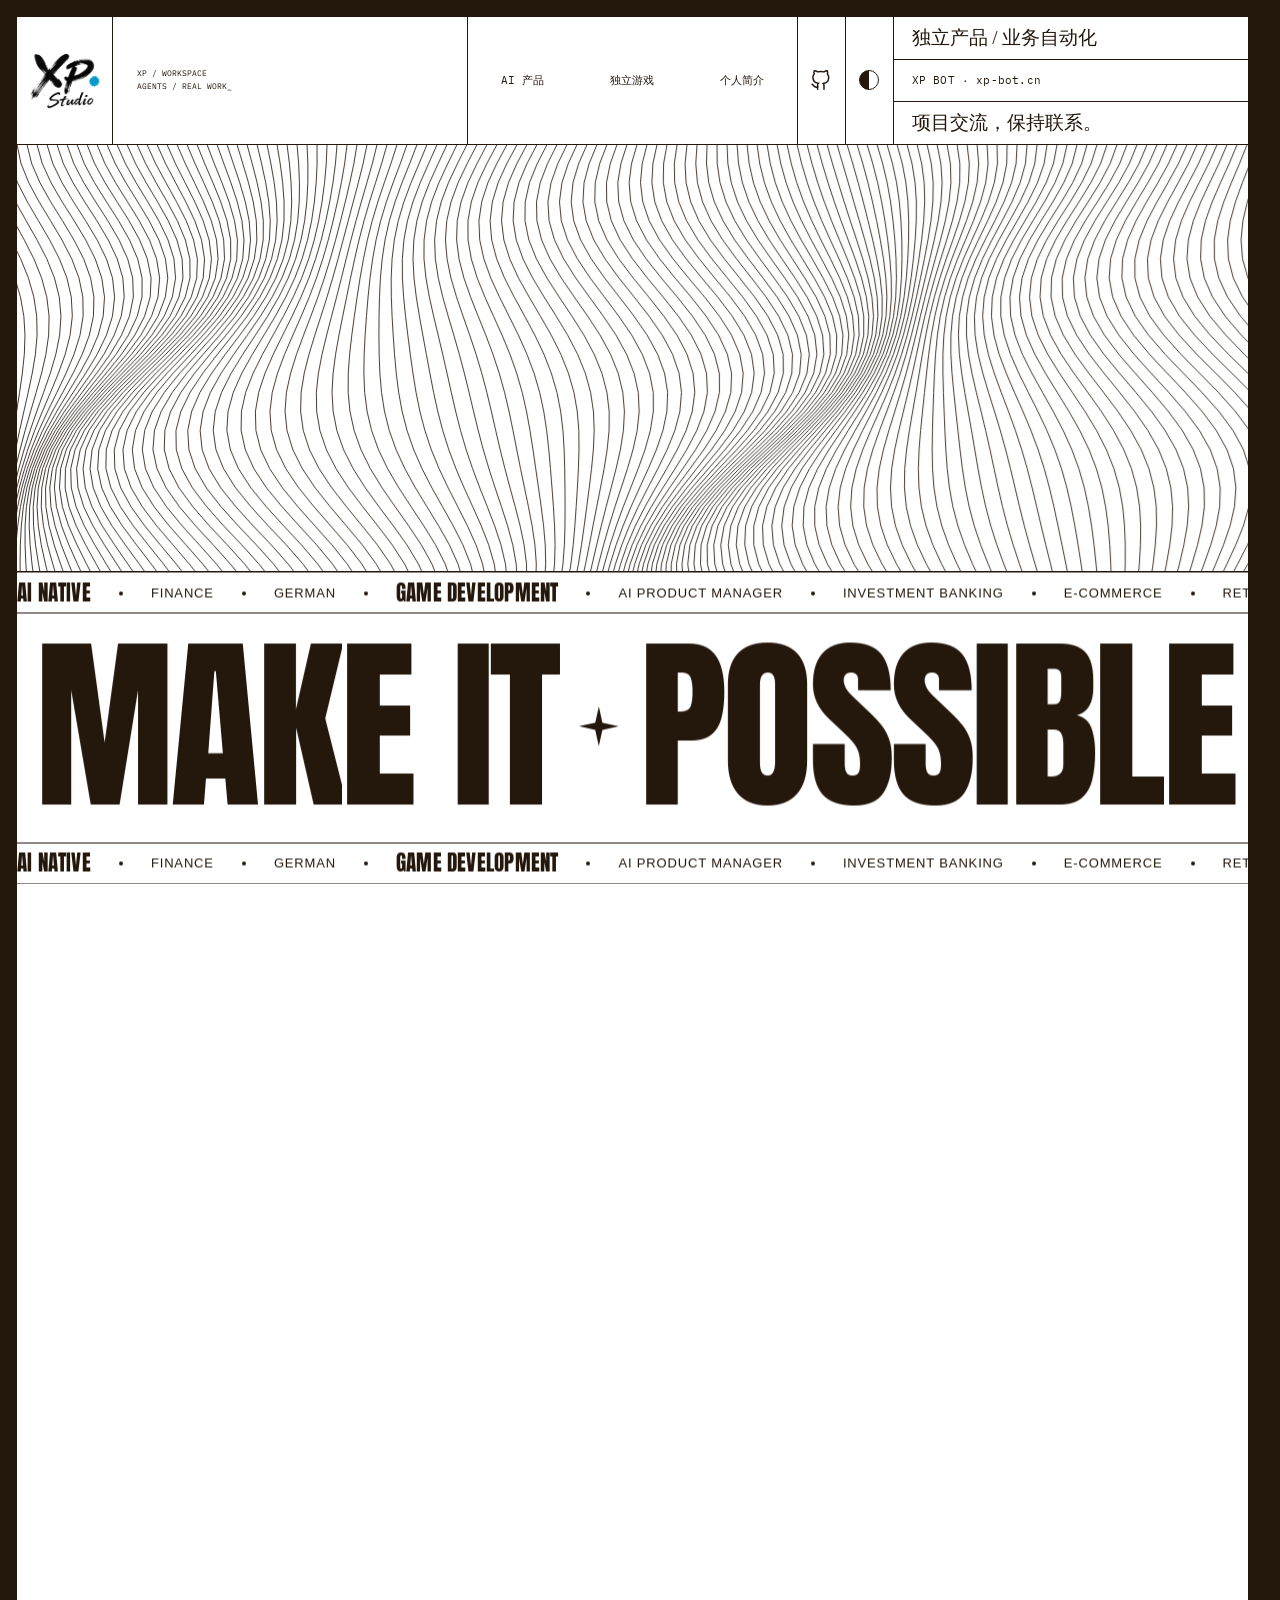
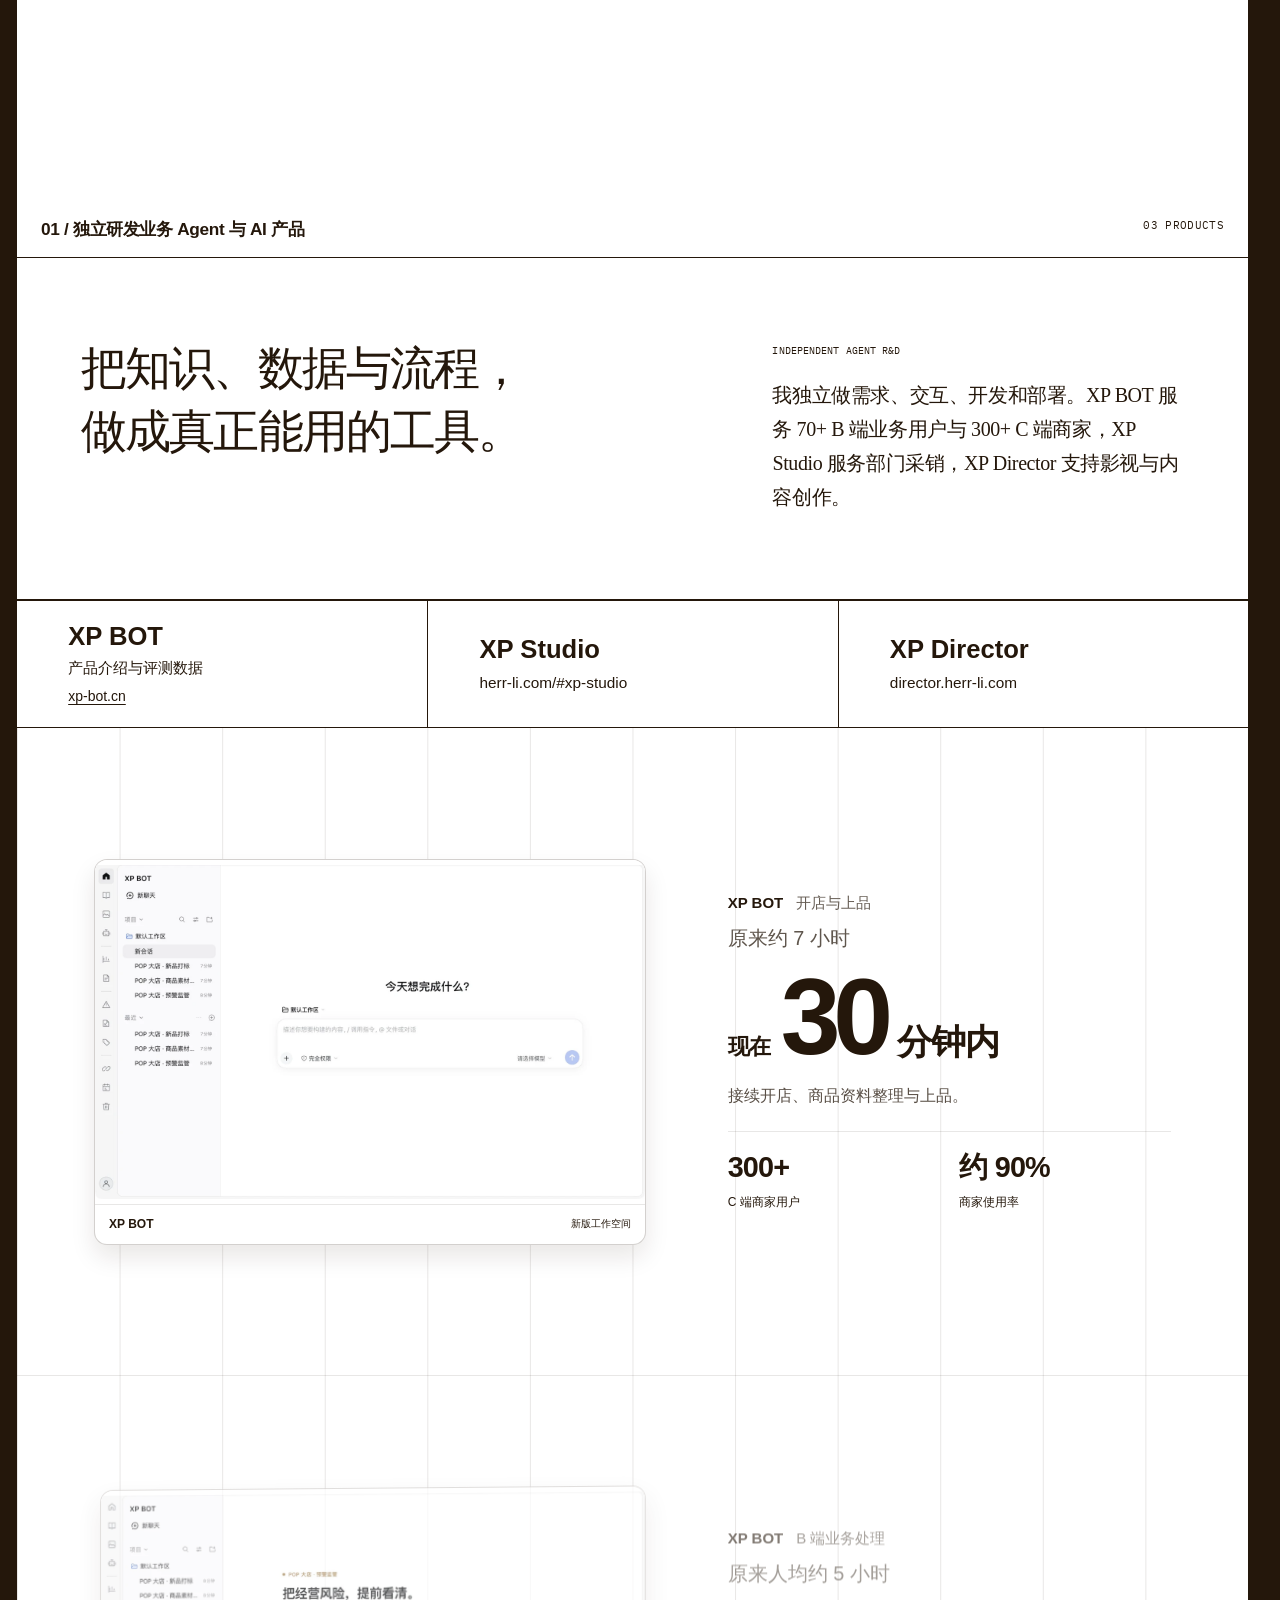
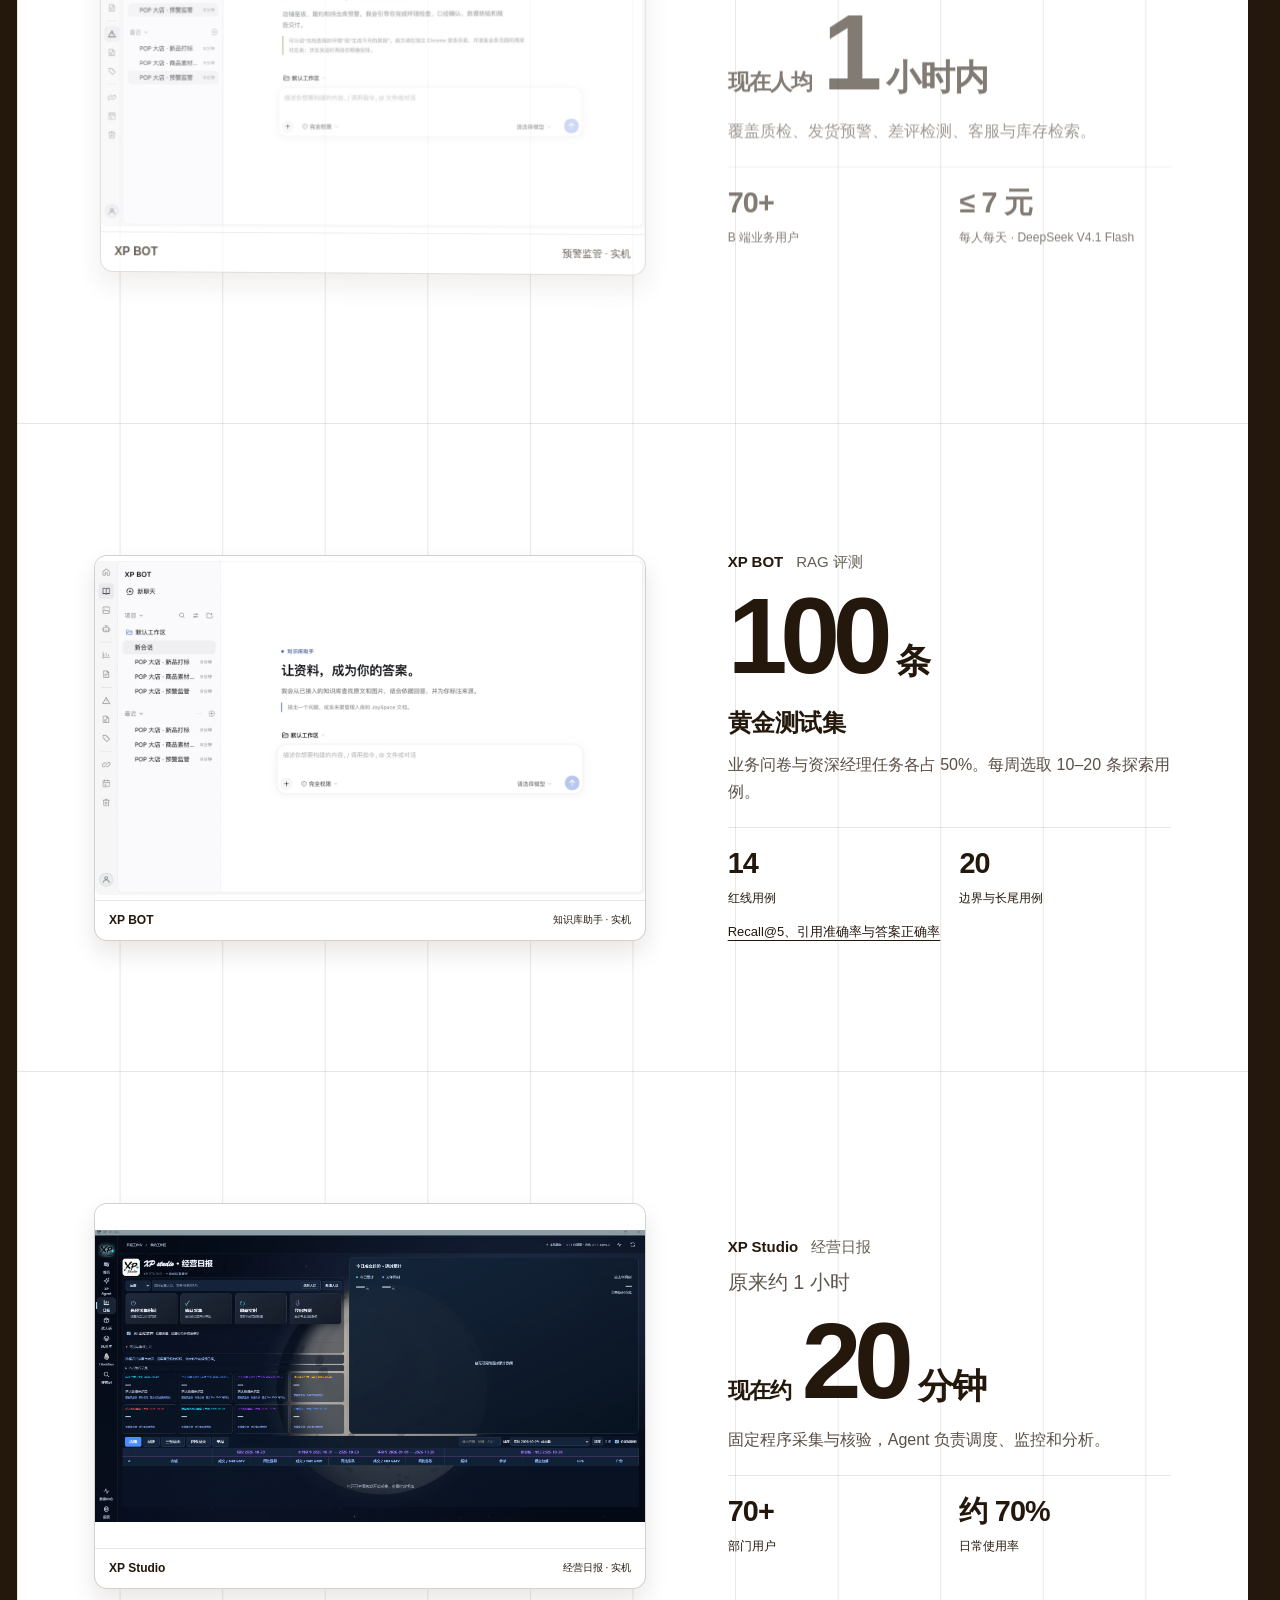
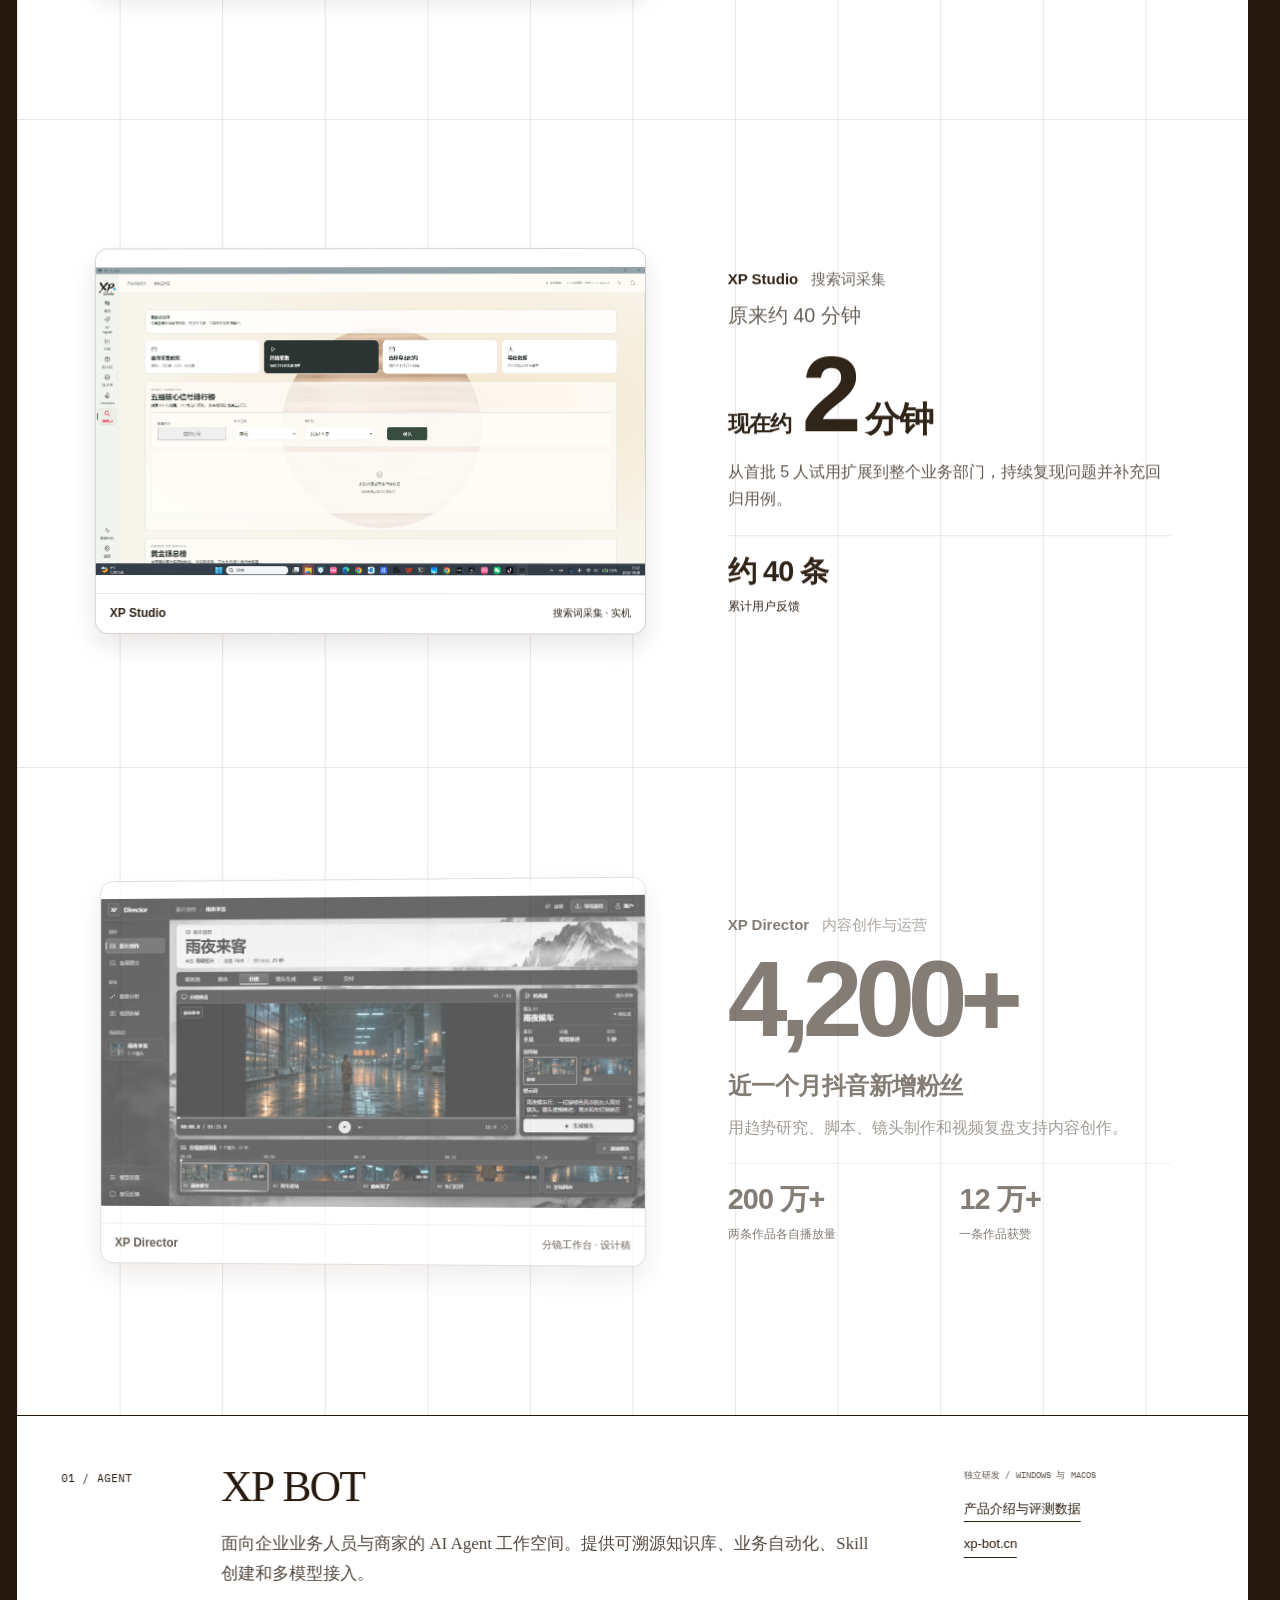
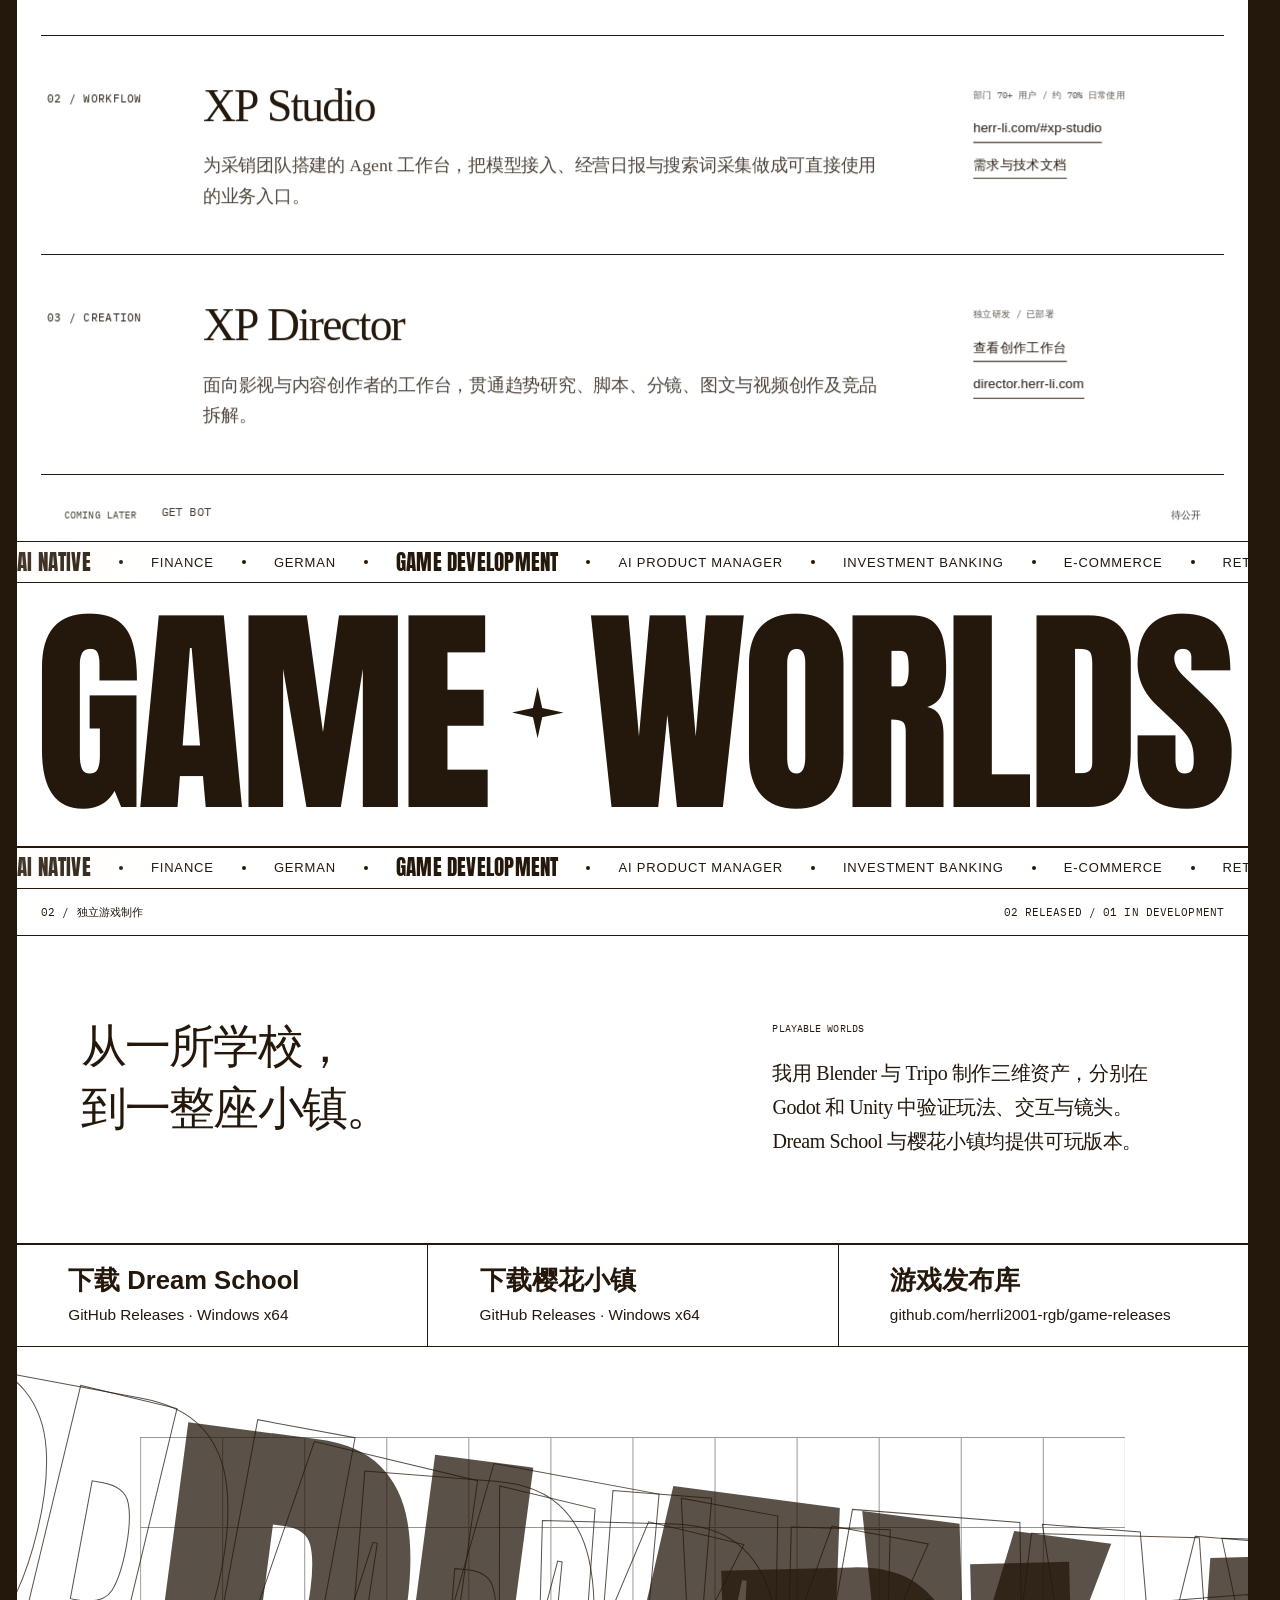
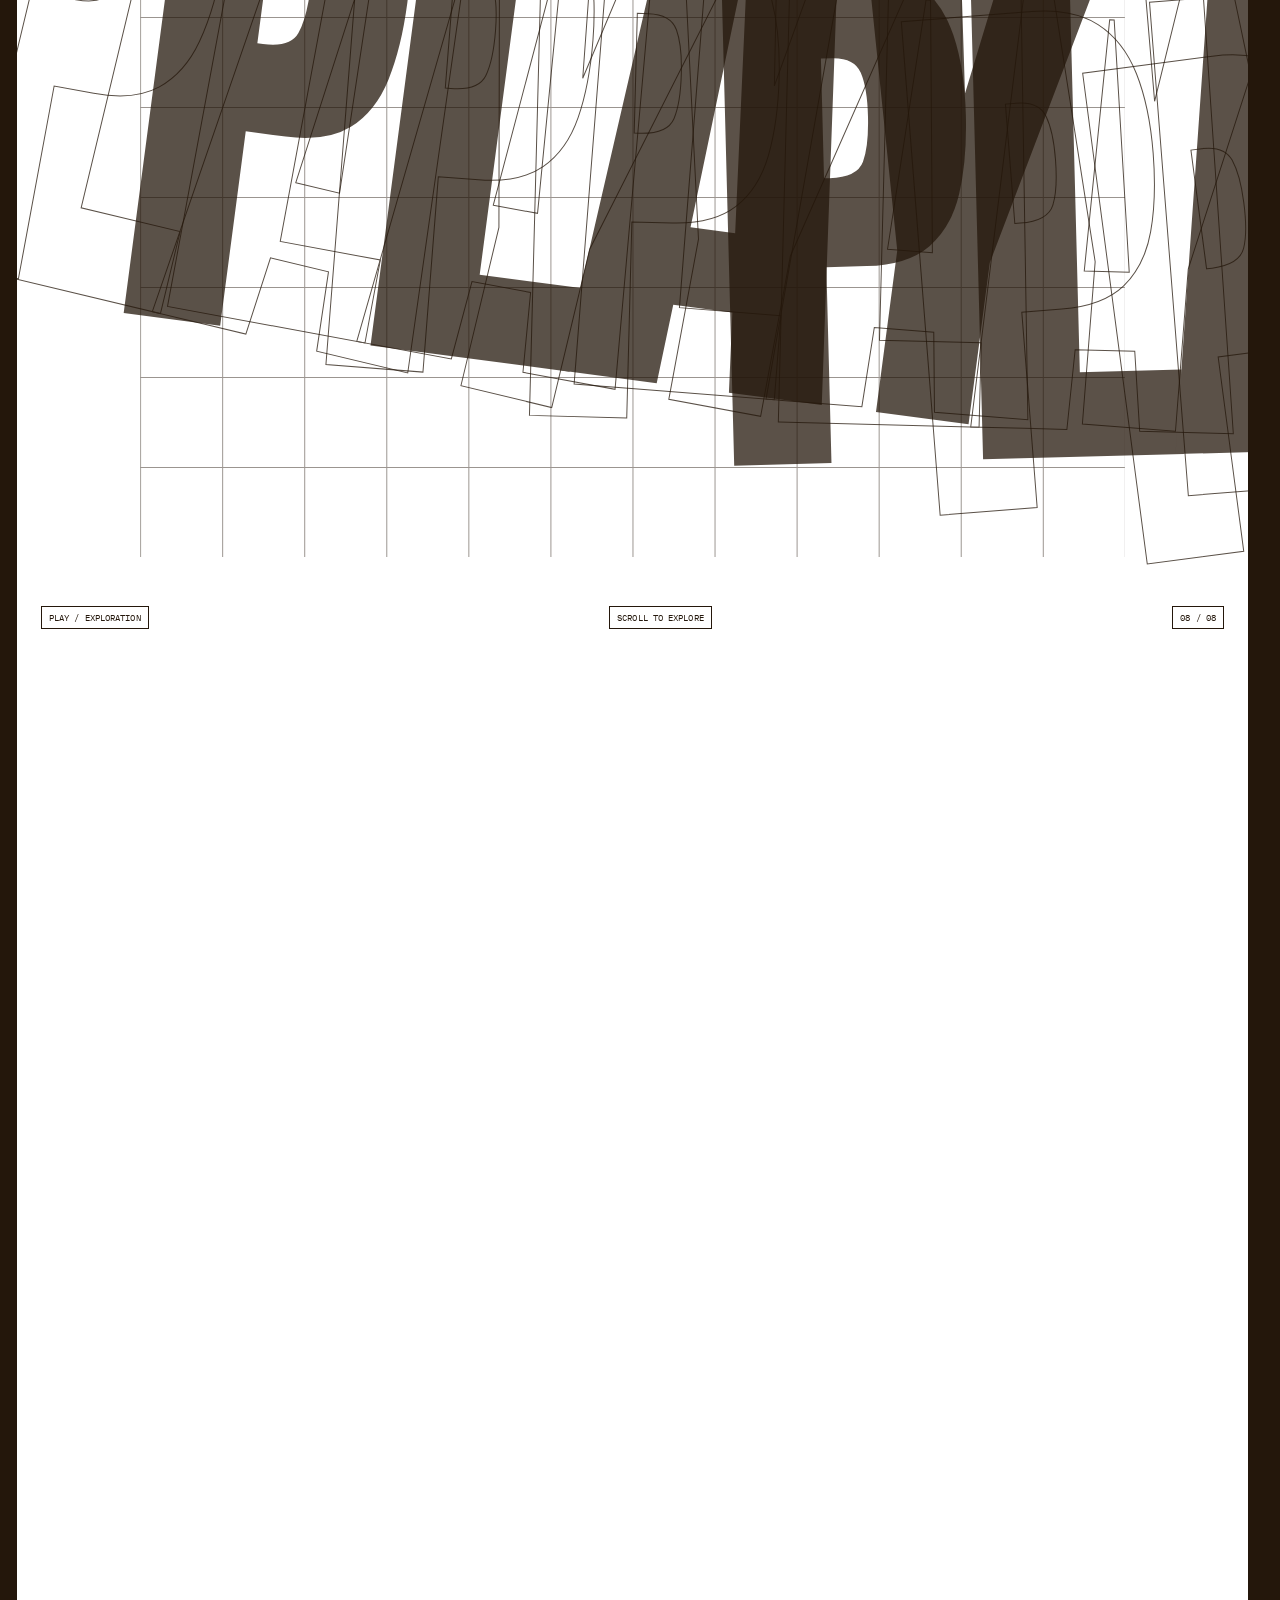
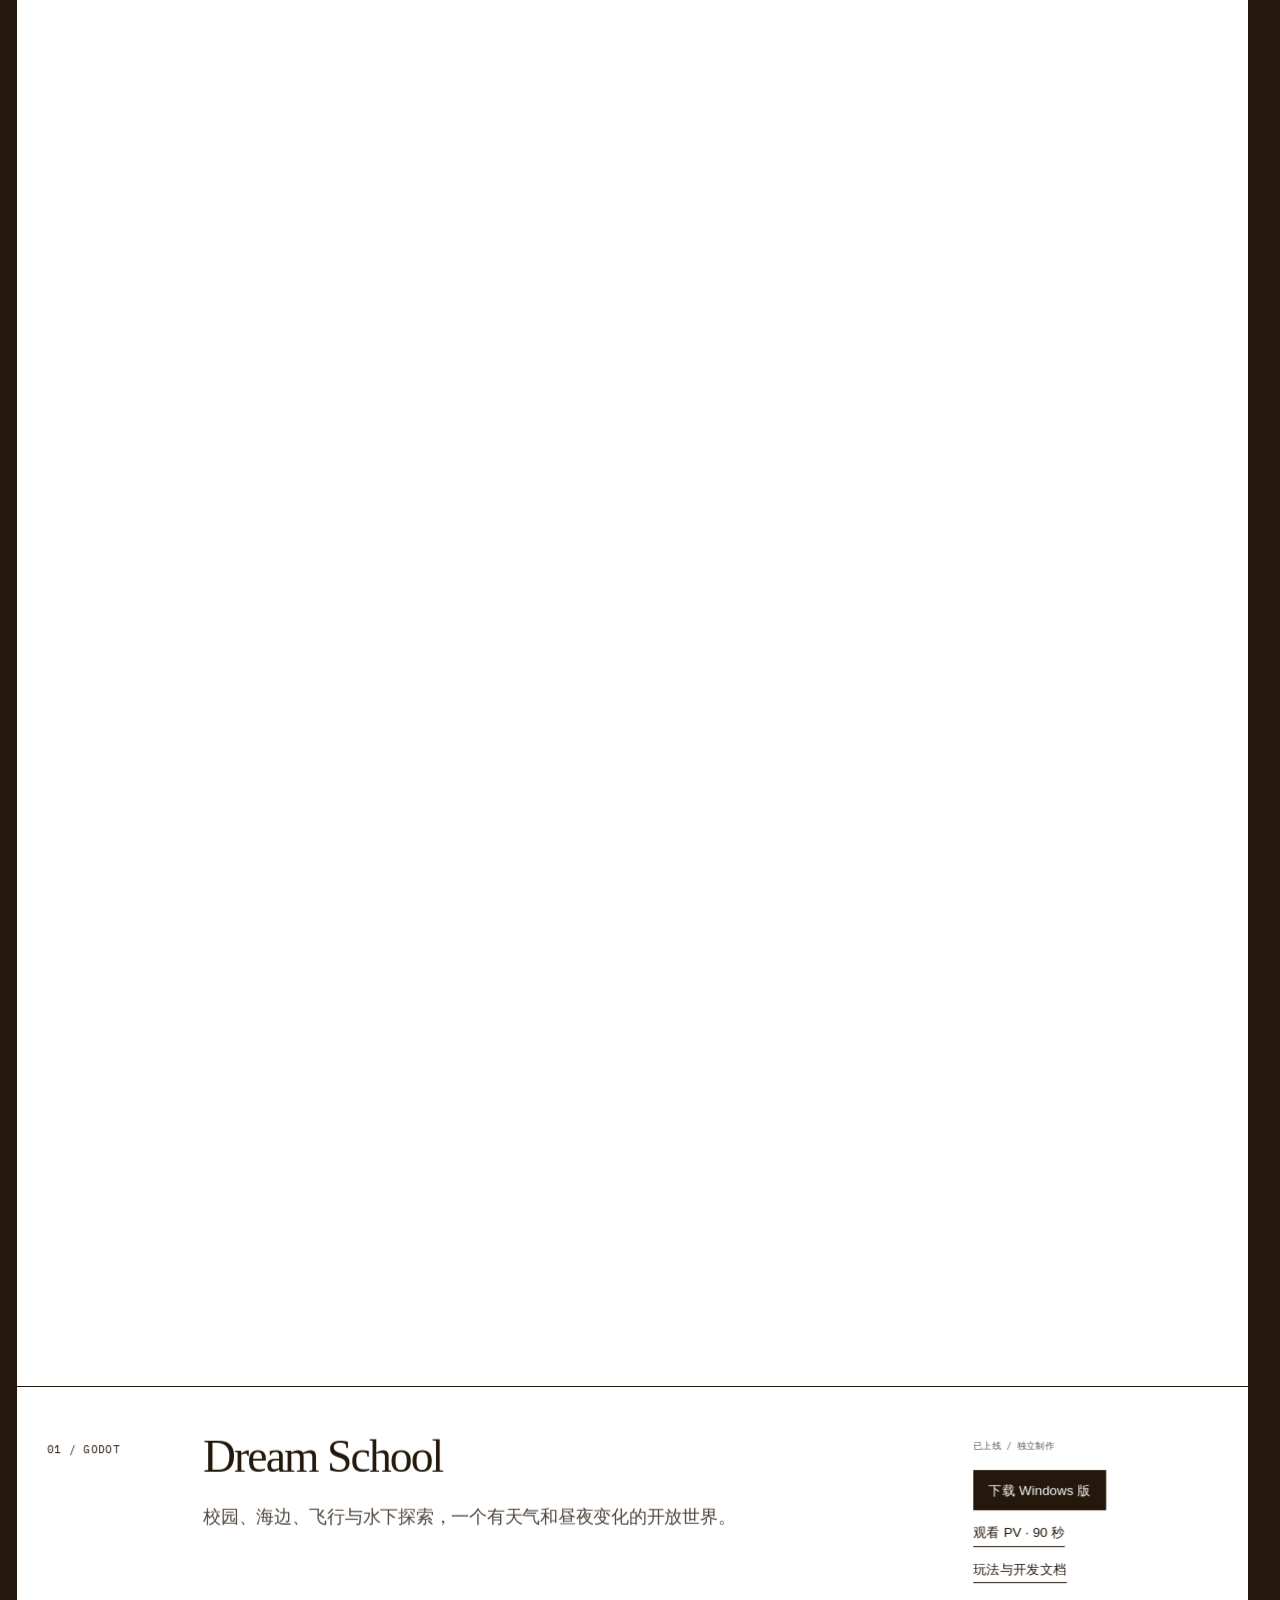
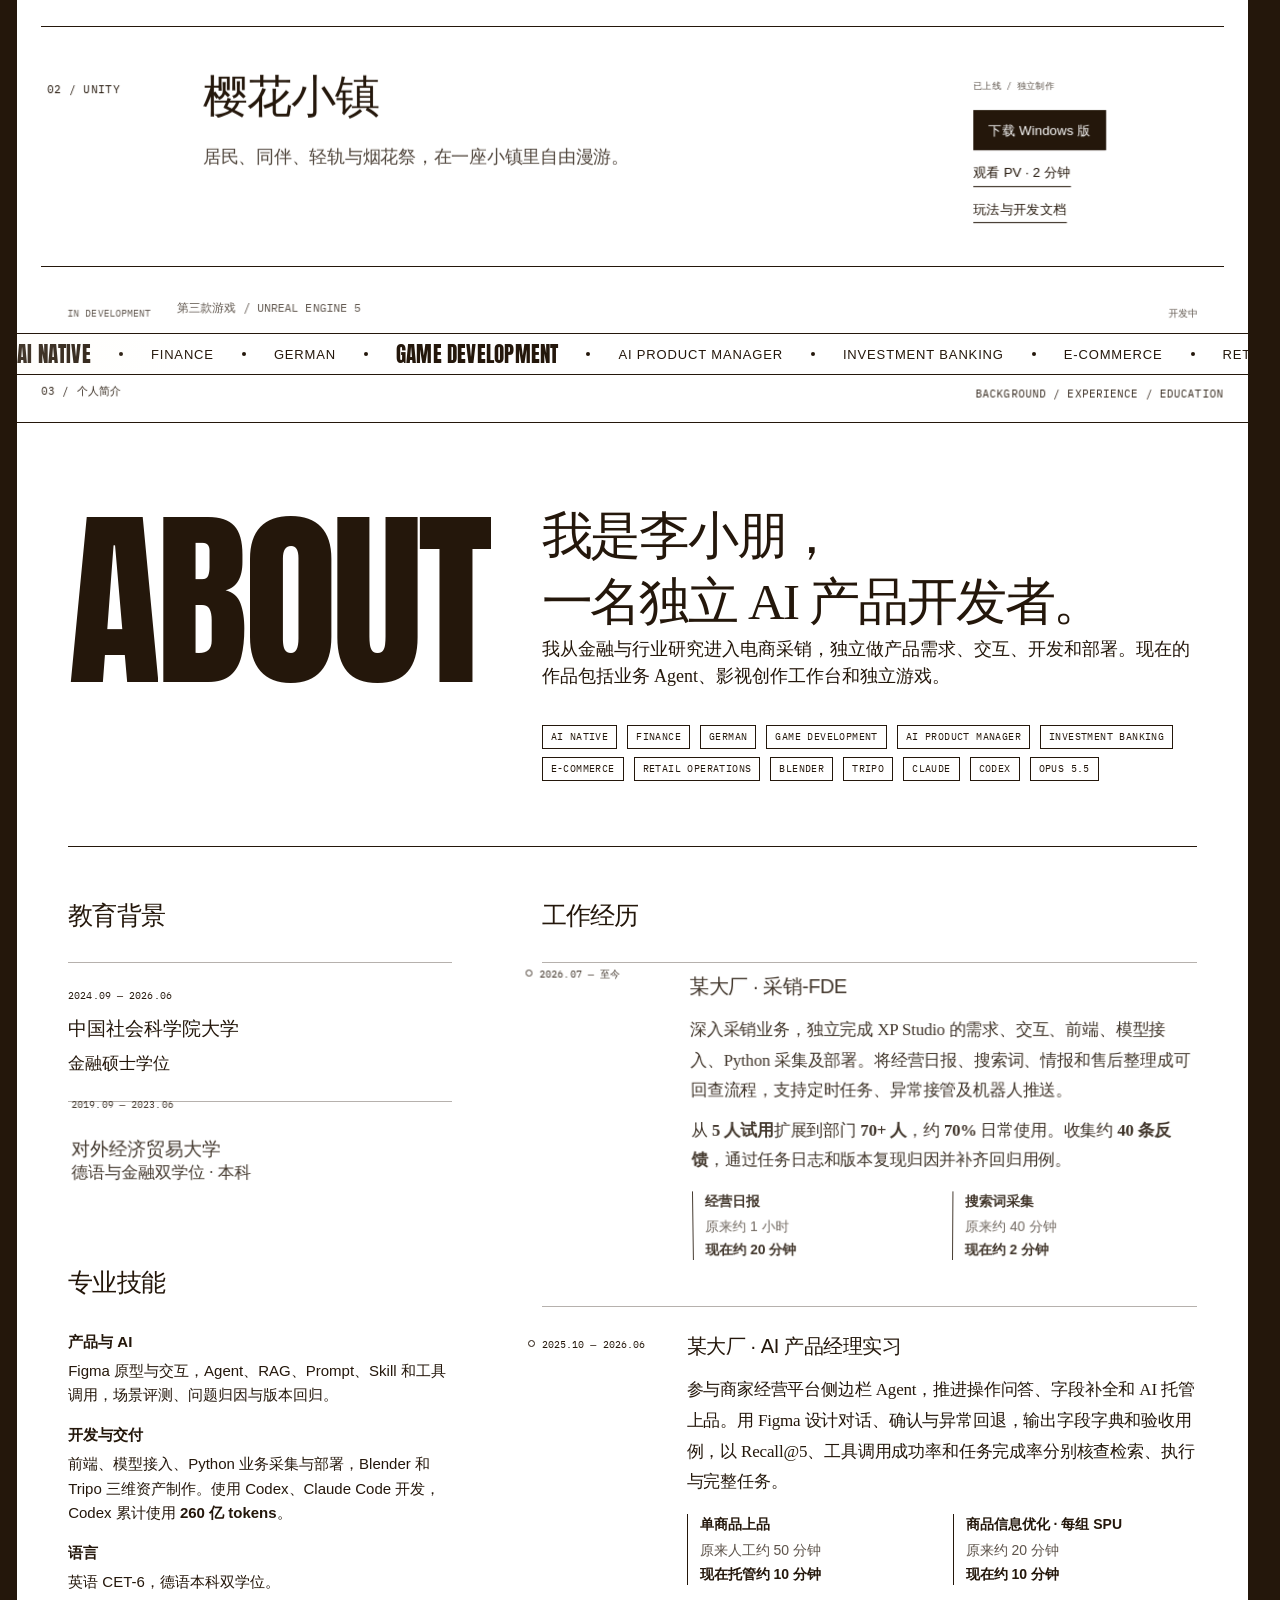
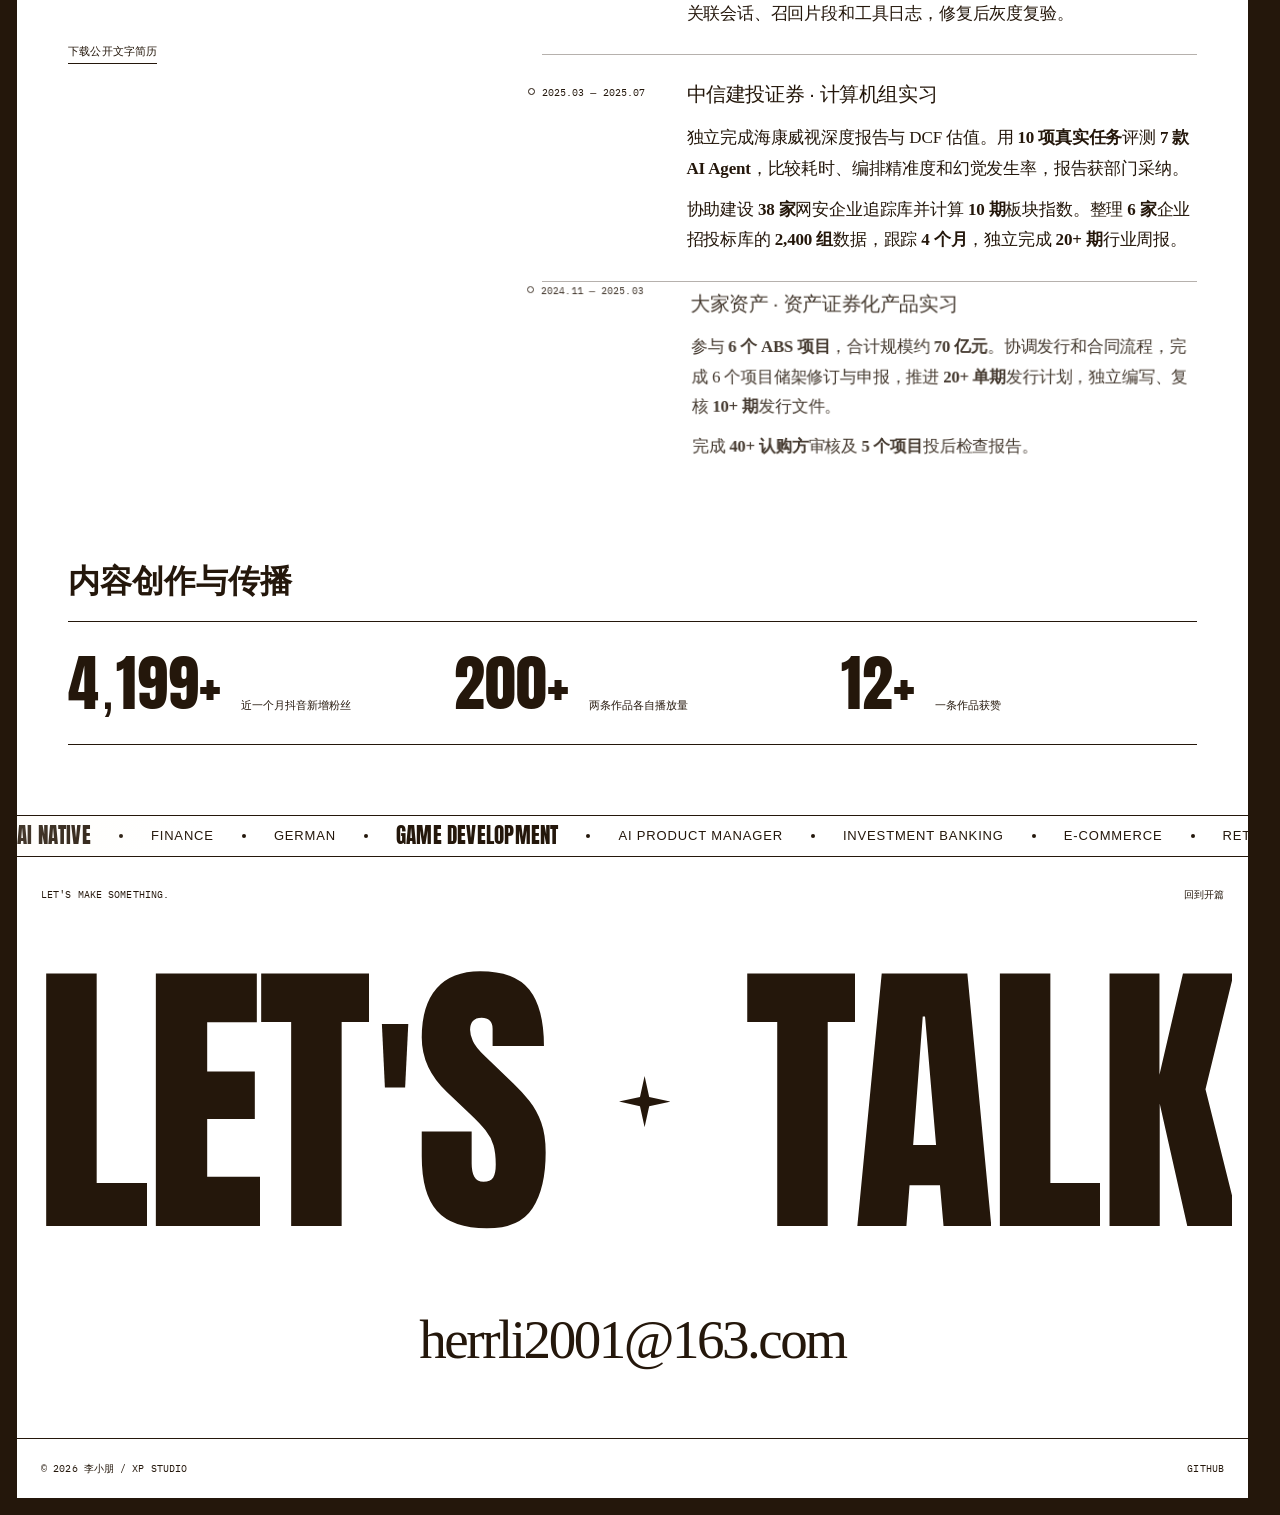
<file: index.html>
<!doctype html><html lang="zh-CN"><head><meta charset="utf-8"><meta name="viewport" content="width=device-width,initial-scale=1"><title>李小朋 / XP Studio — AI 产品与独立游戏</title><meta name="description" content="李小朋的独立作品：XP BOT、XP Studio、XP Director、Dream School、樱花小镇。AI 产品、提效与评测数据、游戏实机和个人经历。"><meta name="theme-color" content="#ffffff"><link rel="icon" href="assets/studio/brand-full.png"><link rel="stylesheet" href="assets/studio-kinetic.css?v=resume-20261113"><link rel="stylesheet" href="assets/studio-opening.css?v=white-performance-20261107"><script defer src="assets/studio-runtime.js?v=white-performance-20261107"></script><script defer src="assets/studio-wave.js?v=white-performance-20261107"></script><script defer src="assets/studio-kinetic.js?v=timings-games-20261113"></script><script defer src="assets/studio-products.js?v=resume-20261113"></script><link rel="stylesheet" href="assets/studio-depth.css?v=white-performance-20261107"><script defer src="assets/studio-depth.js?v=resume-20261113"></script><link rel="stylesheet" href="assets/studio-evidence.css?v=timings-games-20261113"><link rel="canonical" href="https://herr-li.com/"><meta property="og:title" content="李小朋 / XP Studio — MAKE IT POSSIBLE"><meta property="og:description" content="独立研发业务 Agent、独立游戏与个人经历。"><meta property="og:url" content="https://herr-li.com/"></head>
<body id="top" class="contrasted"><a class="skip" href="#main">跳到作品</a><div class="site-shell">
<header class="kinetic-header"><a class="site-logo" href="#top" aria-label="XP Studio 首页"><img src="assets/studio/brand-full.png" alt="XP Studio 完整手写标志" width="74" height="74"></a><div class="header-console" aria-hidden="true"><span>XP / WORKSPACE</span><span data-console>LOADING IDEAS_</span></div><nav aria-label="主导航"><a href="#agents" data-roll-link>AI 产品</a><a href="#work" data-roll-link>独立游戏</a><a href="#about" data-roll-link>个人简介</a></nav><a class="github-cell" href="https://github.com/herrli2001-rgb" target="_blank" rel="noopener noreferrer" aria-label="GitHub"><svg viewBox="0 0 24 24" aria-hidden="true"><path d="M9 19c-4.3 1.3-4.3-2.2-6-2.7m12 5v-3.4a3 3 0 0 0-.8-2.3c2.7-.3 5.5-1.3 5.5-6A4.6 4.6 0 0 0 18.4 6a4.3 4.3 0 0 0-.1-3.3s-1-.3-3.4 1.2a11.7 11.7 0 0 0-6.2 0C6.3 2.4 5.3 2.7 5.3 2.7A4.3 4.3 0 0 0 5.2 6a4.6 4.6 0 0 0-1.3 3.3c0 4.7 2.8 5.7 5.5 6a3 3 0 0 0-.8 2.3v3.7"/></svg></a><button class="contrast-toggle" aria-label="切换页面配色" aria-pressed="false"><span aria-hidden="true"></span></button><div class="header-aside"><p>独立产品 / 业务自动化</p><a class="header-product magnetic" href="https://xp-bot.cn/" target="_blank" rel="noopener noreferrer">XP BOT · xp-bot.cn</a><a href="#contact" data-roll-link>项目交流，保持联系。</a></div></header>
<main id="main">
<div class="opening-sequence" data-opening-scroll><section class="opening" data-chapter="01" aria-labelledby="ai-title"><div class="wave-field" data-waves aria-hidden="true"><canvas aria-hidden="true"></canvas><template data-wave-keyword-pool><span>AI NATIVE</span><span>FINANCE</span><span>GERMAN</span><span>GAME DEVELOPMENT</span><span>AI PRODUCT MANAGER</span><span>INVESTMENT BANKING</span><span>E-COMMERCE</span><span>RETAIL OPERATIONS</span><span>BLENDER</span><span>TRIPO</span><span>CLAUDE</span><span>CODEX</span><span>OPUS 5.5</span></template></div><div class="bit-strip keyword-ribbon" aria-hidden="true"><div class="bit-track"><span class="ribbon-set"><span class="ribbon-word ribbon-word--lead">AI NATIVE</span><i class="ribbon-separator"></i><span class="ribbon-word">FINANCE</span><i class="ribbon-separator"></i><span class="ribbon-word">GERMAN</span><i class="ribbon-separator"></i><span class="ribbon-word ribbon-word--lead">GAME DEVELOPMENT</span><i class="ribbon-separator"></i><span class="ribbon-word">AI PRODUCT MANAGER</span><i class="ribbon-separator"></i><span class="ribbon-word">INVESTMENT BANKING</span><i class="ribbon-separator"></i><span class="ribbon-word">E-COMMERCE</span><i class="ribbon-separator"></i><span class="ribbon-word">RETAIL OPERATIONS</span><i class="ribbon-separator"></i><span class="ribbon-word">BLENDER</span><i class="ribbon-separator"></i><span class="ribbon-word">TRIPO</span><i class="ribbon-separator"></i><span class="ribbon-word">CLAUDE</span><i class="ribbon-separator"></i><span class="ribbon-word">CODEX</span><i class="ribbon-separator"></i><span class="ribbon-word">OPUS 5.5</span><i class="ribbon-separator"></i></span><span class="ribbon-set"><span class="ribbon-word ribbon-word--lead">AI NATIVE</span><i class="ribbon-separator"></i><span class="ribbon-word">FINANCE</span><i class="ribbon-separator"></i><span class="ribbon-word">GERMAN</span><i class="ribbon-separator"></i><span class="ribbon-word ribbon-word--lead">GAME DEVELOPMENT</span><i class="ribbon-separator"></i><span class="ribbon-word">AI PRODUCT MANAGER</span><i class="ribbon-separator"></i><span class="ribbon-word">INVESTMENT BANKING</span><i class="ribbon-separator"></i><span class="ribbon-word">E-COMMERCE</span><i class="ribbon-separator"></i><span class="ribbon-word">RETAIL OPERATIONS</span><i class="ribbon-separator"></i><span class="ribbon-word">BLENDER</span><i class="ribbon-separator"></i><span class="ribbon-word">TRIPO</span><i class="ribbon-separator"></i><span class="ribbon-word">CLAUDE</span><i class="ribbon-separator"></i><span class="ribbon-word">CODEX</span><i class="ribbon-separator"></i><span class="ribbon-word">OPUS 5.5</span><i class="ribbon-separator"></i></span><span class="ribbon-set"><span class="ribbon-word ribbon-word--lead">AI NATIVE</span><i class="ribbon-separator"></i><span class="ribbon-word">FINANCE</span><i class="ribbon-separator"></i><span class="ribbon-word">GERMAN</span><i class="ribbon-separator"></i><span class="ribbon-word ribbon-word--lead">GAME DEVELOPMENT</span><i class="ribbon-separator"></i><span class="ribbon-word">AI PRODUCT MANAGER</span><i class="ribbon-separator"></i><span class="ribbon-word">INVESTMENT BANKING</span><i class="ribbon-separator"></i><span class="ribbon-word">E-COMMERCE</span><i class="ribbon-separator"></i><span class="ribbon-word">RETAIL OPERATIONS</span><i class="ribbon-separator"></i><span class="ribbon-word">BLENDER</span><i class="ribbon-separator"></i><span class="ribbon-word">TRIPO</span><i class="ribbon-separator"></i><span class="ribbon-word">CLAUDE</span><i class="ribbon-separator"></i><span class="ribbon-word">CODEX</span><i class="ribbon-separator"></i><span class="ribbon-word">OPUS 5.5</span><i class="ribbon-separator"></i></span></div></div><div class="display-line display-line--motto" id="ai-title" role="heading" aria-level="1" aria-label="MAKE IT POSSIBLE"><span data-roll-word>MAKE IT</span><svg class="display-star" viewBox="0 0 100 100" aria-hidden="true"><path d="M50 0 59 41 100 50 59 59 50 100 41 59 0 50 41 41Z"/></svg><span data-roll-word>POSSIBLE</span></div><div class="bit-strip keyword-ribbon keyword-ribbon--reverse" aria-hidden="true"><div class="bit-track"><span class="ribbon-set"><span class="ribbon-word ribbon-word--lead">AI NATIVE</span><i class="ribbon-separator"></i><span class="ribbon-word">FINANCE</span><i class="ribbon-separator"></i><span class="ribbon-word">GERMAN</span><i class="ribbon-separator"></i><span class="ribbon-word ribbon-word--lead">GAME DEVELOPMENT</span><i class="ribbon-separator"></i><span class="ribbon-word">AI PRODUCT MANAGER</span><i class="ribbon-separator"></i><span class="ribbon-word">INVESTMENT BANKING</span><i class="ribbon-separator"></i><span class="ribbon-word">E-COMMERCE</span><i class="ribbon-separator"></i><span class="ribbon-word">RETAIL OPERATIONS</span><i class="ribbon-separator"></i><span class="ribbon-word">BLENDER</span><i class="ribbon-separator"></i><span class="ribbon-word">TRIPO</span><i class="ribbon-separator"></i><span class="ribbon-word">CLAUDE</span><i class="ribbon-separator"></i><span class="ribbon-word">CODEX</span><i class="ribbon-separator"></i><span class="ribbon-word">OPUS 5.5</span><i class="ribbon-separator"></i></span><span class="ribbon-set"><span class="ribbon-word ribbon-word--lead">AI NATIVE</span><i class="ribbon-separator"></i><span class="ribbon-word">FINANCE</span><i class="ribbon-separator"></i><span class="ribbon-word">GERMAN</span><i class="ribbon-separator"></i><span class="ribbon-word ribbon-word--lead">GAME DEVELOPMENT</span><i class="ribbon-separator"></i><span class="ribbon-word">AI PRODUCT MANAGER</span><i class="ribbon-separator"></i><span class="ribbon-word">INVESTMENT BANKING</span><i class="ribbon-separator"></i><span class="ribbon-word">E-COMMERCE</span><i class="ribbon-separator"></i><span class="ribbon-word">RETAIL OPERATIONS</span><i class="ribbon-separator"></i><span class="ribbon-word">BLENDER</span><i class="ribbon-separator"></i><span class="ribbon-word">TRIPO</span><i class="ribbon-separator"></i><span class="ribbon-word">CLAUDE</span><i class="ribbon-separator"></i><span class="ribbon-word">CODEX</span><i class="ribbon-separator"></i><span class="ribbon-word">OPUS 5.5</span><i class="ribbon-separator"></i></span><span class="ribbon-set"><span class="ribbon-word ribbon-word--lead">AI NATIVE</span><i class="ribbon-separator"></i><span class="ribbon-word">FINANCE</span><i class="ribbon-separator"></i><span class="ribbon-word">GERMAN</span><i class="ribbon-separator"></i><span class="ribbon-word ribbon-word--lead">GAME DEVELOPMENT</span><i class="ribbon-separator"></i><span class="ribbon-word">AI PRODUCT MANAGER</span><i class="ribbon-separator"></i><span class="ribbon-word">INVESTMENT BANKING</span><i class="ribbon-separator"></i><span class="ribbon-word">E-COMMERCE</span><i class="ribbon-separator"></i><span class="ribbon-word">RETAIL OPERATIONS</span><i class="ribbon-separator"></i><span class="ribbon-word">BLENDER</span><i class="ribbon-separator"></i><span class="ribbon-word">TRIPO</span><i class="ribbon-separator"></i><span class="ribbon-word">CLAUDE</span><i class="ribbon-separator"></i><span class="ribbon-word">CODEX</span><i class="ribbon-separator"></i><span class="ribbon-word">OPUS 5.5</span><i class="ribbon-separator"></i></span></div></div></section></div>
<div class="section-caption section-caption--ai mono" id="agents"><span>01 / 独立研发业务 Agent 与 AI 产品</span><span>03 PRODUCTS</span></div>
<section class="editorial-statement"><p>把知识、数据与流程，<br>做成真正能用的工具。</p><div><span class="mono">INDEPENDENT AGENT R&D</span><p>我独立做需求、交互、开发和部署。XP BOT 服务 70+ B 端业务用户与 300+ C 端商家，XP Studio 服务部门采销，XP Director 支持影视与内容创作。</p></div></section>
<nav class="project-links" aria-label="AI 产品访问地址">
  <div class="project-link-pair"><a href="#xp-bot" data-project="bot"><strong>XP BOT</strong><span>产品介绍与评测数据</span></a><a class="project-domain" href="https://xp-bot.cn/" target="_blank" rel="noopener noreferrer">xp-bot.cn</a></div>
  <a href="#xp-studio" data-project="studio"><strong>XP Studio</strong><span>herr-li.com/#xp-studio</span></a>
  <a href="https://director.herr-li.com/" target="_blank" rel="noopener noreferrer"><strong>XP Director</strong><span>director.herr-li.com</span></a>
</nav>
<section class="product-wall" aria-label="AI 产品实机与成果">
        <article class="product-wall-row" data-product-wall-row>
          <button class="product-wall-card" type="button" data-project="bot" data-wall-card aria-label="XP BOT：新版工作空间，查看产品详情">
            <span class="tile-inner">
              <img src="assets/products/xp-bot-workspace.webp" alt="XP BOT 新版工作空间" width="1440" height="874" loading="lazy" draggable="false">
              <video data-tile-video="assets/products/xp-bot-overview.mp4" muted loop playsinline preload="none" aria-hidden="true"></video>
              <span class="tile-caption"><strong>XP BOT</strong><span>新版工作空间</span></span>
            </span>
          </button>
          <div class="wall-metric">
            <p class="wall-metric-label">XP BOT <span>开店与上品</span></p>
            <p class="wall-metric-before">原来约 7 小时</p>
            <h3 class="wall-metric-value"><span class="wall-metric-qualifier">现在</span> <strong>30</strong> <span>分钟内</span></h3>
            <p class="wall-metric-description">接续开店、商品资料整理与上品。</p>
            <dl class="wall-metric-details"><div><dt>C 端商家用户</dt><dd>300+</dd></div><div><dt>商家使用率</dt><dd>约 90%</dd></div></dl>
            
          </div>
        </article>
        <article class="product-wall-row" data-product-wall-row>
          <button class="product-wall-card" type="button" data-project="bot" data-wall-card aria-label="XP BOT：预警监管 · 实机，查看产品详情">
            <span class="tile-inner">
              <img src="assets/products/xp-bot-automation.webp" alt="XP BOT 预警监管 · 实机" width="1440" height="874" loading="lazy" draggable="false">
              <video data-tile-video="assets/products/xp-bot-automation.mp4" muted loop playsinline preload="none" aria-hidden="true"></video>
              <span class="tile-caption"><strong>XP BOT</strong><span>预警监管 · 实机</span></span>
            </span>
          </button>
          <div class="wall-metric">
            <p class="wall-metric-label">XP BOT <span>B 端业务处理</span></p>
            <p class="wall-metric-before">原来人均约 5 小时</p>
            <h3 class="wall-metric-value"><span class="wall-metric-qualifier">现在人均</span> <strong>1</strong> <span>小时内</span></h3>
            <p class="wall-metric-description">覆盖质检、发货预警、差评检测、客服与库存检索。</p>
            <dl class="wall-metric-details"><div><dt>B 端业务用户</dt><dd>70+</dd></div><div><dt>每人每天 · DeepSeek V4.1 Flash</dt><dd>≤ 7 元</dd></div></dl>
            
          </div>
        </article>
        <article class="product-wall-row" data-product-wall-row>
          <button class="product-wall-card" type="button" data-project="bot" data-wall-card aria-label="XP BOT：知识库助手 · 实机，查看产品详情">
            <span class="tile-inner">
              <img src="assets/products/xp-bot-knowledge.webp" alt="XP BOT 知识库助手 · 实机" width="1440" height="874" loading="lazy" draggable="false">
              
              <span class="tile-caption"><strong>XP BOT</strong><span>知识库助手 · 实机</span></span>
            </span>
          </button>
          <div class="wall-metric">
            <p class="wall-metric-label">XP BOT <span>RAG 评测</span></p>
            <h3 class="wall-metric-value"><strong>100</strong><span>条</span></h3>
            <p class="wall-metric-context">黄金测试集</p>
            <p class="wall-metric-description">业务问卷与资深经理任务各占 50%。每周选取 10–20 条探索用例。</p>
            <dl class="wall-metric-details"><div><dt>红线用例</dt><dd>14</dd></div><div><dt>边界与长尾用例</dt><dd>20</dd></div></dl>
            <a class="wall-metric-link" href="docs/xp-bot-technical.html#rag-evaluation">Recall@5、引用准确率与答案正确率</a>
          </div>
        </article>
        <article class="product-wall-row" data-product-wall-row>
          <button class="product-wall-card" type="button" data-project="studio" data-wall-card aria-label="XP Studio：经营日报 · 实机，查看产品详情">
            <span class="tile-inner">
              <img src="assets/studio/xp-dashboard.png" alt="XP Studio 经营日报 · 实机" width="1919" height="1071" loading="lazy" draggable="false">
              
              <span class="tile-caption"><strong>XP Studio</strong><span>经营日报 · 实机</span></span>
            </span>
          </button>
          <div class="wall-metric">
            <p class="wall-metric-label">XP Studio <span>经营日报</span></p>
            <p class="wall-metric-before">原来约 1 小时</p>
            <h3 class="wall-metric-value"><span class="wall-metric-qualifier">现在约</span> <strong>20</strong> <span>分钟</span></h3>
            <p class="wall-metric-description">固定程序采集与核验，Agent 负责调度、监控和分析。</p>
            <dl class="wall-metric-details"><div><dt>部门用户</dt><dd>70+</dd></div><div><dt>日常使用率</dt><dd>约 70%</dd></div></dl>
            
          </div>
        </article>
        <article class="product-wall-row" data-product-wall-row>
          <button class="product-wall-card" type="button" data-project="studio" data-wall-card aria-label="XP Studio：搜索词采集 · 实机，查看产品详情">
            <span class="tile-inner">
              <img src="assets/studio/xp-search.png" alt="XP Studio 搜索词采集 · 实机" width="1919" height="1071" loading="lazy" draggable="false">
              
              <span class="tile-caption"><strong>XP Studio</strong><span>搜索词采集 · 实机</span></span>
            </span>
          </button>
          <div class="wall-metric">
            <p class="wall-metric-label">XP Studio <span>搜索词采集</span></p>
            <p class="wall-metric-before">原来约 40 分钟</p>
            <h3 class="wall-metric-value"><span class="wall-metric-qualifier">现在约</span> <strong>2</strong> <span>分钟</span></h3>
            <p class="wall-metric-description">从首批 5 人试用扩展到整个业务部门，持续复现问题并补充回归用例。</p>
            <dl class="wall-metric-details"><div><dt>累计用户反馈</dt><dd>约 40 条</dd></div></dl>
            
          </div>
        </article>
        <article class="product-wall-row" data-product-wall-row>
          <button class="product-wall-card" type="button" data-project="director" data-wall-card aria-label="XP Director：分镜工作台 · 设计稿，查看产品详情">
            <span class="tile-inner">
              <img src="assets/products/xp-director-storyboard.webp" alt="XP Director 分镜工作台 · 设计稿" width="1280" height="720" loading="lazy" draggable="false">
              
              <span class="tile-caption"><strong>XP Director</strong><span>分镜工作台 · 设计稿</span></span>
            </span>
          </button>
          <div class="wall-metric">
            <p class="wall-metric-label">XP Director <span>内容创作与运营</span></p>
            <h3 class="wall-metric-value"><strong>4,200+</strong></h3>
            <p class="wall-metric-context">近一个月抖音新增粉丝</p>
            <p class="wall-metric-description">用趋势研究、脚本、镜头制作和视频复盘支持内容创作。</p>
            <dl class="wall-metric-details"><div><dt>两条作品各自播放量</dt><dd>200 万+</dd></div><div><dt>一条作品获赞</dt><dd>12 万+</dd></div></dl>
            
          </div>
        </article></section>
<div class="project-index" aria-label="AI 产品项目索引">
  <article>
    <span class="record-no mono">01 / AGENT</span>
    <div><button class="record-title" data-project="bot" data-roll-link>XP BOT</button><p>面向企业业务人员与商家的 AI Agent 工作空间。提供可溯源知识库、业务自动化、Skill 创建和多模型接入。</p></div>
    <div class="record-actions"><span class="mono">独立研发 / Windows 与 macOS</span><button data-project="bot">产品介绍与评测数据</button><a href="https://xp-bot.cn/" target="_blank" rel="noopener noreferrer">xp-bot.cn</a></div>
  </article>
  <article>
    <span class="record-no mono">02 / WORKFLOW</span>
    <div><button class="record-title" data-project="studio" data-roll-link>XP Studio</button><p>为采销团队搭建的 Agent 工作台，把模型接入、经营日报与搜索词采集做成可直接使用的业务入口。</p></div>
    <div class="record-actions"><span class="mono">部门 70+ 用户 / 约 70% 日常使用</span><a href="#xp-studio" data-project="studio">herr-li.com/#xp-studio</a><a href="docs/xp-studio-technical.html">需求与技术文档</a></div>
  </article>
  <article>
    <span class="record-no mono">03 / CREATION</span>
    <div><button class="record-title" data-project="director" data-roll-link>XP Director</button><p>面向影视与内容创作者的工作台，贯通趋势研究、脚本、分镜、图文与视频创作及竞品拆解。</p></div>
    <div class="record-actions"><span class="mono">独立研发 / 已部署</span><button data-project="director">查看创作工作台</button><a href="https://director.herr-li.com/" target="_blank" rel="noopener noreferrer">director.herr-li.com</a></div>
  </article>
  <div class="future-record mono"><span>COMING LATER</span><strong>get bot</strong><span>待公开</span></div>
</div>
<div class="bit-strip keyword-ribbon" aria-hidden="true"><div class="bit-track"><span class="ribbon-set"><span class="ribbon-word ribbon-word--lead">AI NATIVE</span><i class="ribbon-separator"></i><span class="ribbon-word">FINANCE</span><i class="ribbon-separator"></i><span class="ribbon-word">GERMAN</span><i class="ribbon-separator"></i><span class="ribbon-word ribbon-word--lead">GAME DEVELOPMENT</span><i class="ribbon-separator"></i><span class="ribbon-word">AI PRODUCT MANAGER</span><i class="ribbon-separator"></i><span class="ribbon-word">INVESTMENT BANKING</span><i class="ribbon-separator"></i><span class="ribbon-word">E-COMMERCE</span><i class="ribbon-separator"></i><span class="ribbon-word">RETAIL OPERATIONS</span><i class="ribbon-separator"></i><span class="ribbon-word">BLENDER</span><i class="ribbon-separator"></i><span class="ribbon-word">TRIPO</span><i class="ribbon-separator"></i><span class="ribbon-word">CLAUDE</span><i class="ribbon-separator"></i><span class="ribbon-word">CODEX</span><i class="ribbon-separator"></i><span class="ribbon-word">OPUS 5.5</span><i class="ribbon-separator"></i></span><span class="ribbon-set"><span class="ribbon-word ribbon-word--lead">AI NATIVE</span><i class="ribbon-separator"></i><span class="ribbon-word">FINANCE</span><i class="ribbon-separator"></i><span class="ribbon-word">GERMAN</span><i class="ribbon-separator"></i><span class="ribbon-word ribbon-word--lead">GAME DEVELOPMENT</span><i class="ribbon-separator"></i><span class="ribbon-word">AI PRODUCT MANAGER</span><i class="ribbon-separator"></i><span class="ribbon-word">INVESTMENT BANKING</span><i class="ribbon-separator"></i><span class="ribbon-word">E-COMMERCE</span><i class="ribbon-separator"></i><span class="ribbon-word">RETAIL OPERATIONS</span><i class="ribbon-separator"></i><span class="ribbon-word">BLENDER</span><i class="ribbon-separator"></i><span class="ribbon-word">TRIPO</span><i class="ribbon-separator"></i><span class="ribbon-word">CLAUDE</span><i class="ribbon-separator"></i><span class="ribbon-word">CODEX</span><i class="ribbon-separator"></i><span class="ribbon-word">OPUS 5.5</span><i class="ribbon-separator"></i></span><span class="ribbon-set"><span class="ribbon-word ribbon-word--lead">AI NATIVE</span><i class="ribbon-separator"></i><span class="ribbon-word">FINANCE</span><i class="ribbon-separator"></i><span class="ribbon-word">GERMAN</span><i class="ribbon-separator"></i><span class="ribbon-word ribbon-word--lead">GAME DEVELOPMENT</span><i class="ribbon-separator"></i><span class="ribbon-word">AI PRODUCT MANAGER</span><i class="ribbon-separator"></i><span class="ribbon-word">INVESTMENT BANKING</span><i class="ribbon-separator"></i><span class="ribbon-word">E-COMMERCE</span><i class="ribbon-separator"></i><span class="ribbon-word">RETAIL OPERATIONS</span><i class="ribbon-separator"></i><span class="ribbon-word">BLENDER</span><i class="ribbon-separator"></i><span class="ribbon-word">TRIPO</span><i class="ribbon-separator"></i><span class="ribbon-word">CLAUDE</span><i class="ribbon-separator"></i><span class="ribbon-word">CODEX</span><i class="ribbon-separator"></i><span class="ribbon-word">OPUS 5.5</span><i class="ribbon-separator"></i></span></div></div>
<section class="games-chapter" id="work" data-chapter="02" aria-labelledby="games-title"><div class="display-line display-line--games" id="games-title" role="heading" aria-level="2" aria-label="独立游戏制作"><span data-roll-word>GAME</span><svg class="display-star" viewBox="0 0 100 100" aria-hidden="true"><path d="M50 0 59 41 100 50 59 59 50 100 41 59 0 50 41 41Z"/></svg><span data-roll-word>WORLDS</span></div><div class="bit-strip keyword-ribbon keyword-ribbon--reverse" aria-hidden="true"><div class="bit-track"><span class="ribbon-set"><span class="ribbon-word ribbon-word--lead">AI NATIVE</span><i class="ribbon-separator"></i><span class="ribbon-word">FINANCE</span><i class="ribbon-separator"></i><span class="ribbon-word">GERMAN</span><i class="ribbon-separator"></i><span class="ribbon-word ribbon-word--lead">GAME DEVELOPMENT</span><i class="ribbon-separator"></i><span class="ribbon-word">AI PRODUCT MANAGER</span><i class="ribbon-separator"></i><span class="ribbon-word">INVESTMENT BANKING</span><i class="ribbon-separator"></i><span class="ribbon-word">E-COMMERCE</span><i class="ribbon-separator"></i><span class="ribbon-word">RETAIL OPERATIONS</span><i class="ribbon-separator"></i><span class="ribbon-word">BLENDER</span><i class="ribbon-separator"></i><span class="ribbon-word">TRIPO</span><i class="ribbon-separator"></i><span class="ribbon-word">CLAUDE</span><i class="ribbon-separator"></i><span class="ribbon-word">CODEX</span><i class="ribbon-separator"></i><span class="ribbon-word">OPUS 5.5</span><i class="ribbon-separator"></i></span><span class="ribbon-set"><span class="ribbon-word ribbon-word--lead">AI NATIVE</span><i class="ribbon-separator"></i><span class="ribbon-word">FINANCE</span><i class="ribbon-separator"></i><span class="ribbon-word">GERMAN</span><i class="ribbon-separator"></i><span class="ribbon-word ribbon-word--lead">GAME DEVELOPMENT</span><i class="ribbon-separator"></i><span class="ribbon-word">AI PRODUCT MANAGER</span><i class="ribbon-separator"></i><span class="ribbon-word">INVESTMENT BANKING</span><i class="ribbon-separator"></i><span class="ribbon-word">E-COMMERCE</span><i class="ribbon-separator"></i><span class="ribbon-word">RETAIL OPERATIONS</span><i class="ribbon-separator"></i><span class="ribbon-word">BLENDER</span><i class="ribbon-separator"></i><span class="ribbon-word">TRIPO</span><i class="ribbon-separator"></i><span class="ribbon-word">CLAUDE</span><i class="ribbon-separator"></i><span class="ribbon-word">CODEX</span><i class="ribbon-separator"></i><span class="ribbon-word">OPUS 5.5</span><i class="ribbon-separator"></i></span><span class="ribbon-set"><span class="ribbon-word ribbon-word--lead">AI NATIVE</span><i class="ribbon-separator"></i><span class="ribbon-word">FINANCE</span><i class="ribbon-separator"></i><span class="ribbon-word">GERMAN</span><i class="ribbon-separator"></i><span class="ribbon-word ribbon-word--lead">GAME DEVELOPMENT</span><i class="ribbon-separator"></i><span class="ribbon-word">AI PRODUCT MANAGER</span><i class="ribbon-separator"></i><span class="ribbon-word">INVESTMENT BANKING</span><i class="ribbon-separator"></i><span class="ribbon-word">E-COMMERCE</span><i class="ribbon-separator"></i><span class="ribbon-word">RETAIL OPERATIONS</span><i class="ribbon-separator"></i><span class="ribbon-word">BLENDER</span><i class="ribbon-separator"></i><span class="ribbon-word">TRIPO</span><i class="ribbon-separator"></i><span class="ribbon-word">CLAUDE</span><i class="ribbon-separator"></i><span class="ribbon-word">CODEX</span><i class="ribbon-separator"></i><span class="ribbon-word">OPUS 5.5</span><i class="ribbon-separator"></i></span></div></div><div class="section-caption mono"><span>02 / 独立游戏制作</span><span>02 RELEASED / 01 IN DEVELOPMENT</span></div><section class="editorial-statement"><p>从一所学校，<br>到一整座小镇。</p><div><span class="mono">PLAYABLE WORLDS</span><p>我用 Blender 与 Tripo 制作三维资产，分别在 Godot 和 Unity 中验证玩法、交互与镜头。Dream School 与樱花小镇均提供可玩版本。</p></div></section><nav class="project-links game-links" aria-label="游戏下载地址">
  <a href="https://github.com/herrli2001-rgb/game-releases/releases/tag/dream-school-windows-2026-11-13" target="_blank" rel="noopener noreferrer"><strong>下载 Dream School</strong><span>GitHub Releases · Windows x64</span></a>
  <a href="https://github.com/herrli2001-rgb/game-releases/releases/tag/sakura-town-windows-2026-10-25" target="_blank" rel="noopener noreferrer"><strong>下载樱花小镇</strong><span>GitHub Releases · Windows x64</span></a>
  <a href="https://github.com/herrli2001-rgb/game-releases/releases" target="_blank" rel="noopener noreferrer"><strong>游戏发布库</strong><span>github.com/herrli2001-rgb/game-releases</span></a>
</nav>
<section class="work-sequence" data-wall="game" aria-label="独立游戏动态作品墙"><div class="wall-stage"><div class="wall-grid" aria-hidden="true"></div><div class="wall-ghosts"><span style="--ghost:0" aria-hidden="true">PLAY</span><span style="--ghost:1" aria-hidden="true">PLAY</span><span style="--ghost:2" aria-hidden="true">PLAY</span><span style="--ghost:3" aria-hidden="true">PLAY</span><span style="--ghost:4" aria-hidden="true">PLAY</span><span style="--ghost:5" aria-hidden="true">PLAY</span><span style="--ghost:6" aria-hidden="true">PLAY</span><span style="--ghost:7" aria-hidden="true">PLAY</span><span style="--ghost:8" aria-hidden="true">PLAY</span><span style="--ghost:9" aria-hidden="true">PLAY</span></div><div class="wall-gallery">
          <figure class="game-wall-entry" data-game-entry>
            <button class="work-tile" data-case="sakura" data-wall-card aria-label="樱花小镇：烟花祭 / 实机" aria-describedby="game-wall-intro-01"><span class="tile-inner"><img src="assets/studio/sakura-cover.webp" alt="樱花小镇 / 烟花祭 / 实机" width="1280" height="736" loading="lazy" draggable="false"><video data-tile-video="assets/studio/sakura-loop.mp4" muted loop playsinline preload="none" aria-hidden="true"></video><span class="tile-caption"><strong>樱花小镇</strong><span>烟花祭 / 实机</span><small>#01/08</small></span></span></button>
            <figcaption class="game-wall-copy" id="game-wall-intro-01">等天色暗下来，海面上空会绽放烟花。可以邀请同伴一起去看，也可以独自在岸边停一会儿。</figcaption>
          </figure>
          <figure class="game-wall-entry" data-game-entry>
            <button class="work-tile" data-case="dream" data-wall-card aria-label="Dream School：校园 / 实机" aria-describedby="game-wall-intro-02"><span class="tile-inner"><img src="assets/portfolio/dream-campus.webp" alt="Dream School / 校园 / 实机" width="1280" height="736" loading="lazy" draggable="false"><video data-tile-video="assets/portfolio/dream-preview.mp4" muted loop playsinline preload="none" aria-hidden="true"></video><span class="tile-caption"><strong>Dream School</strong><span>校园 / 实机</span><small>#02/08</small></span></span></button>
            <figcaption class="game-wall-copy" id="game-wall-intro-02">在教室上课、去食堂用餐，或者在图书馆待上一阵。也可以骑车出校门，沿路去海边。</figcaption>
          </figure>
          <figure class="game-wall-entry" data-game-entry>
            <button class="work-tile" data-case="sakura" data-wall-card aria-label="樱花小镇：街道 / 实机" aria-describedby="game-wall-intro-03"><span class="tile-inner"><img src="assets/portfolio/sakura-street.webp" alt="樱花小镇 / 街道 / 实机" width="1280" height="736" loading="lazy" draggable="false"><span class="tile-caption"><strong>樱花小镇</strong><span>街道 / 实机</span><small>#03/08</small></span></span></button>
            <figcaption class="game-wall-copy" id="game-wall-intro-03">沿着樱花树下的街道拜访镇长，去商店买物资，和路过的居民聊几句。走累了，也可以开车在镇上兜一圈。</figcaption>
          </figure>
          <figure class="game-wall-entry" data-game-entry>
            <button class="work-tile" data-case="dream" data-wall-card aria-label="Dream School：海边 / 实机" aria-describedby="game-wall-intro-04"><span class="tile-inner"><img src="assets/portfolio/dream-ocean.webp" alt="Dream School / 海边 / 实机" width="1280" height="736" loading="lazy" draggable="false"><span class="tile-caption"><strong>Dream School</strong><span>海边 / 实机</span><small>#04/08</small></span></span></button>
            <figcaption class="game-wall-copy" id="game-wall-intro-04">从校园来到海岸，可以沿岸骑行，也可以下水看看水下的世界。天气和昼夜变化会改变同一段路的景色。</figcaption>
          </figure>
          <figure class="game-wall-entry" data-game-entry>
            <button class="work-tile" data-case="sakura" data-wall-card aria-label="樱花小镇：居民与烟花 / 实机" aria-describedby="game-wall-intro-05"><span class="tile-inner"><img src="assets/portfolio/sakura-festival.webp" alt="樱花小镇 / 居民与烟花 / 实机" width="1280" height="736" loading="lazy" draggable="false"><span class="tile-caption"><strong>樱花小镇</strong><span>居民与烟花 / 实机</span><small>#05/08</small></span></span></button>
            <figcaption class="game-wall-copy" id="game-wall-intro-05">从结识居民到邀请同伴同行，一连串小事把你带到烟花祭。看完烟花，仍然可以回镇上散步。</figcaption>
          </figure>
          <figure class="game-wall-entry" data-game-entry>
            <button class="work-tile" data-case="dream" data-wall-card aria-label="Dream School：交通 / 实机" aria-describedby="game-wall-intro-06"><span class="tile-inner"><img src="assets/portfolio/dream-train.webp" alt="Dream School / 交通 / 实机" width="1280" height="736" loading="lazy" draggable="false"><span class="tile-caption"><strong>Dream School</strong><span>交通 / 实机</span><small>#06/08</small></span></span></button>
            <figcaption class="game-wall-copy" id="game-wall-intro-06">自行车适合在校园里穿行，汽车和轻轨让你走得更远。也可以飞到空中，从上方看看校园、道路和海岸怎么连在一起。</figcaption>
          </figure>
          <figure class="game-wall-entry" data-game-entry>
            <button class="work-tile" data-case="sakura" data-wall-card aria-label="樱花小镇：漫游 / 实机" aria-describedby="game-wall-intro-07"><span class="tile-inner"><img src="assets/portfolio/sakura-day.webp" alt="樱花小镇 / 漫游 / 实机" width="1280" height="736" loading="lazy" draggable="false"><span class="tile-caption"><strong>樱花小镇</strong><span>漫游 / 实机</span><small>#07/08</small></span></span></button>
            <figcaption class="game-wall-copy" id="game-wall-intro-07">步行逛街、开车穿过小镇，或者驾驶直升机从空中认路。烟花祭结束后，小镇依旧可以自由探索。</figcaption>
          </figure>
          <figure class="game-wall-entry" data-game-entry>
            <button class="work-tile" data-case="dream" data-wall-card aria-label="Dream School：课堂 / 实机" aria-describedby="game-wall-intro-08"><span class="tile-inner"><img src="assets/portfolio/dream-classroom.webp" alt="Dream School / 课堂 / 实机" width="1280" height="736" loading="lazy" draggable="false"><span class="tile-caption"><strong>Dream School</strong><span>课堂 / 实机</span><small>#08/08</small></span></span></button>
            <figcaption class="game-wall-copy" id="game-wall-intro-08">走进教室，和同学说话，参与校园的一天。下课之后，可以去食堂、回宿舍，或把剩下的时间留给探索。</figcaption>
          </figure>
        </div><div class="wall-caption mono"><span>PLAY / EXPLORATION</span><span>SCROLL TO EXPLORE</span><span data-wall-count>00 / 08</span></div></div></section><div class="project-index" aria-label="游戏项目索引"><article><span class="record-no mono">01 / GODOT</span><div><button class="record-title" data-case="dream" data-roll-link>Dream School</button><p>校园、海边、飞行与水下探索，一个有天气和昼夜变化的开放世界。</p></div><div class="record-actions"><span class="mono">已上线 / 独立制作</span><a class="release-link" href="https://github.com/herrli2001-rgb/game-releases/releases/tag/dream-school-windows-2026-11-13" target="_blank" rel="noopener noreferrer">下载 Windows 版</a><button data-film="dream">观看 PV · 90 秒</button><button data-case="dream">玩法与开发文档</button></div></article><article><span class="record-no mono">02 / UNITY</span><div><button class="record-title" data-case="sakura" data-roll-link>樱花小镇</button><p>居民、同伴、轻轨与烟花祭，在一座小镇里自由漫游。</p></div><div class="record-actions"><span class="mono">已上线 / 独立制作</span><a class="release-link" href="https://github.com/herrli2001-rgb/game-releases/releases/tag/sakura-town-windows-2026-10-25" target="_blank" rel="noopener noreferrer">下载 Windows 版</a><button data-film="sakura">观看 PV · 2 分钟</button><button data-case="sakura">玩法与开发文档</button></div></article><div class="future-record mono"><span>IN DEVELOPMENT</span><strong>第三款游戏 / Unreal Engine 5</strong><span>开发中</span></div></div></section>
<div class="bit-strip keyword-ribbon" aria-hidden="true"><div class="bit-track"><span class="ribbon-set"><span class="ribbon-word ribbon-word--lead">AI NATIVE</span><i class="ribbon-separator"></i><span class="ribbon-word">FINANCE</span><i class="ribbon-separator"></i><span class="ribbon-word">GERMAN</span><i class="ribbon-separator"></i><span class="ribbon-word ribbon-word--lead">GAME DEVELOPMENT</span><i class="ribbon-separator"></i><span class="ribbon-word">AI PRODUCT MANAGER</span><i class="ribbon-separator"></i><span class="ribbon-word">INVESTMENT BANKING</span><i class="ribbon-separator"></i><span class="ribbon-word">E-COMMERCE</span><i class="ribbon-separator"></i><span class="ribbon-word">RETAIL OPERATIONS</span><i class="ribbon-separator"></i><span class="ribbon-word">BLENDER</span><i class="ribbon-separator"></i><span class="ribbon-word">TRIPO</span><i class="ribbon-separator"></i><span class="ribbon-word">CLAUDE</span><i class="ribbon-separator"></i><span class="ribbon-word">CODEX</span><i class="ribbon-separator"></i><span class="ribbon-word">OPUS 5.5</span><i class="ribbon-separator"></i></span><span class="ribbon-set"><span class="ribbon-word ribbon-word--lead">AI NATIVE</span><i class="ribbon-separator"></i><span class="ribbon-word">FINANCE</span><i class="ribbon-separator"></i><span class="ribbon-word">GERMAN</span><i class="ribbon-separator"></i><span class="ribbon-word ribbon-word--lead">GAME DEVELOPMENT</span><i class="ribbon-separator"></i><span class="ribbon-word">AI PRODUCT MANAGER</span><i class="ribbon-separator"></i><span class="ribbon-word">INVESTMENT BANKING</span><i class="ribbon-separator"></i><span class="ribbon-word">E-COMMERCE</span><i class="ribbon-separator"></i><span class="ribbon-word">RETAIL OPERATIONS</span><i class="ribbon-separator"></i><span class="ribbon-word">BLENDER</span><i class="ribbon-separator"></i><span class="ribbon-word">TRIPO</span><i class="ribbon-separator"></i><span class="ribbon-word">CLAUDE</span><i class="ribbon-separator"></i><span class="ribbon-word">CODEX</span><i class="ribbon-separator"></i><span class="ribbon-word">OPUS 5.5</span><i class="ribbon-separator"></i></span><span class="ribbon-set"><span class="ribbon-word ribbon-word--lead">AI NATIVE</span><i class="ribbon-separator"></i><span class="ribbon-word">FINANCE</span><i class="ribbon-separator"></i><span class="ribbon-word">GERMAN</span><i class="ribbon-separator"></i><span class="ribbon-word ribbon-word--lead">GAME DEVELOPMENT</span><i class="ribbon-separator"></i><span class="ribbon-word">AI PRODUCT MANAGER</span><i class="ribbon-separator"></i><span class="ribbon-word">INVESTMENT BANKING</span><i class="ribbon-separator"></i><span class="ribbon-word">E-COMMERCE</span><i class="ribbon-separator"></i><span class="ribbon-word">RETAIL OPERATIONS</span><i class="ribbon-separator"></i><span class="ribbon-word">BLENDER</span><i class="ribbon-separator"></i><span class="ribbon-word">TRIPO</span><i class="ribbon-separator"></i><span class="ribbon-word">CLAUDE</span><i class="ribbon-separator"></i><span class="ribbon-word">CODEX</span><i class="ribbon-separator"></i><span class="ribbon-word">OPUS 5.5</span><i class="ribbon-separator"></i></span></div></div>
<section class="personal-chapter" id="about" data-chapter="03" aria-labelledby="about-title">
  <div class="section-caption mono"><span>03 / 个人简介</span><span>BACKGROUND / EXPERIENCE / EDUCATION</span></div>
  <div class="about-top">
    <h2 id="about-title" data-roll-word>ABOUT</h2>
    <div>
      <p class="about-lede">我是李小朋，<br>一名独立 AI 产品开发者。</p>
      <p>我从金融与行业研究进入电商采销，独立做产品需求、交互、开发和部署。现在的作品包括业务 Agent、影视创作工作台和独立游戏。</p>
      <div class="keyword-cloud" aria-label="Personal keywords">
        <span class="magnetic">AI NATIVE</span><span class="magnetic">FINANCE</span><span class="magnetic">GERMAN</span>
        <span class="magnetic">GAME DEVELOPMENT</span><span class="magnetic">AI PRODUCT MANAGER</span>
        <span class="magnetic">INVESTMENT BANKING</span><span class="magnetic">E-COMMERCE</span>
        <span class="magnetic">RETAIL OPERATIONS</span><span class="magnetic">BLENDER</span>
        <span class="magnetic">TRIPO</span><span class="magnetic">CLAUDE</span>
        <span class="magnetic">CODEX</span><span class="magnetic">OPUS 5.5</span>
      </div>
    </div>
  </div>
  <div class="resume-grid">
    <section aria-labelledby="education-title">
      <h3 id="education-title">教育背景</h3>
      <article class="education-row">
        <span class="mono">2024.09 — 2026.06</span>
        <h4>中国社会科学院大学</h4>
        <p>金融硕士学位</p>
      </article>
      <article class="education-row">
        <span class="mono">2019.09 — 2023.06</span>
        <h4>对外经济贸易大学</h4>
        <p>德语与金融双学位 · 本科</p>
      </article>
      <section class="resume-skills" aria-labelledby="skills-title">
        <h3 id="skills-title">专业技能</h3>
        <dl>
          <dt>产品与 AI</dt>
          <dd>Figma 原型与交互，Agent、RAG、Prompt、Skill 和工具调用，场景评测、问题归因与版本回归。</dd>
          <dt>开发与交付</dt>
          <dd>前端、模型接入、Python 业务采集与部署，Blender 和 Tripo 三维资产制作。使用 Codex、Claude Code 开发，Codex 累计使用 <strong>260 亿 tokens</strong>。</dd>
          <dt>语言</dt>
          <dd>英语 CET-6，德语本科双学位。</dd>
        </dl>
      </section>
      <a class="resume-download mono" href="docs/lixiaopeng-profile.txt" download>下载公开文字简历</a>
    </section>
    <section class="experience" aria-labelledby="experience-title">
      <h3 id="experience-title">工作经历</h3>
      <article>
        <time class="mono" datetime="2026-07">2026.07 — 至今</time>
        <div>
          <h4>某大厂 · 采销-FDE</h4>
          <p>深入采销业务，独立完成 XP Studio 的需求、交互、前端、模型接入、Python 采集及部署。将经营日报、搜索词、情报和售后整理成可回查流程，支持定时任务、异常接管及机器人推送。</p>
          <p>从 <strong>5 人试用</strong>扩展到部门 <strong>70+ 人</strong>，约 <strong>70%</strong> 日常使用。收集约 <strong>40 条反馈</strong>，通过任务日志和版本复现归因并补齐回归用例。</p>
          <dl class="experience-timings">
            <div><dt>经营日报</dt><dd><span class="time-comparison"><span>原来约 1 小时</span><strong>现在约 20 分钟</strong></span></dd></div>
            <div><dt>搜索词采集</dt><dd><span class="time-comparison"><span>原来约 40 分钟</span><strong>现在约 2 分钟</strong></span></dd></div>
          </dl>
        </div>
      </article>
      <article>
        <time class="mono" datetime="2025-10">2025.10 — 2026.06</time>
        <div>
          <h4>某大厂 · AI 产品经理实习</h4>
          <p>参与商家经营平台侧边栏 Agent，推进操作问答、字段补全和 AI 托管上品。用 Figma 设计对话、确认与异常回退，输出字段字典和验收用例，以 Recall@5、工具调用成功率和任务完成率分别核查检索、执行与完整任务。</p>
          <dl class="experience-timings">
            <div><dt>单商品上品</dt><dd><span class="time-comparison"><span>原来人工约 50 分钟</span><strong>现在托管约 10 分钟</strong></span></dd></div>
            <div><dt>商品信息优化 · 每组 SPU</dt><dd><span class="time-comparison"><span>原来约 20 分钟</span><strong>现在约 10 分钟</strong></span></dd></div>
          </dl>
          <p>关联会话、召回片段和工具日志，修复后灰度复验。</p>
        </div>
      </article>
      <article>
        <time class="mono" datetime="2025-03">2025.03 — 2025.07</time>
        <div>
          <h4>中信建投证券 · 计算机组实习</h4>
          <p>独立完成海康威视深度报告与 DCF 估值。用 <strong>10 项真实任务</strong>评测 <strong>7 款 AI Agent</strong>，比较耗时、编排精准度和幻觉发生率，报告获部门采纳。</p>
          <p>协助建设 <strong>38 家</strong>网安企业追踪库并计算 <strong>10 期</strong>板块指数。整理 <strong>6 家</strong>企业招投标库的 <strong>2,400 组</strong>数据，跟踪 <strong>4 个月</strong>，独立完成 <strong>20+ 期</strong>行业周报。</p>
        </div>
      </article>
      <article>
        <time class="mono" datetime="2024-11">2024.11 — 2025.03</time>
        <div>
          <h4>大家资产 · 资产证券化产品实习</h4>
          <p>参与 <strong>6 个 ABS 项目</strong>，合计规模约 <strong>70 亿元</strong>。协调发行和合同流程，完成 6 个项目储架修订与申报，推进 <strong>20+ 单期</strong>发行计划，独立编写、复核 <strong>10+ 期</strong>发行文件。</p>
          <p>完成 <strong>40+ 认购方</strong>审核及 <strong>5 个项目</strong>投后检查报告。</p>
        </div>
      </article>
    </section>
  </div>
  <section class="content-results" aria-labelledby="content-results-title">
    <h3 id="content-results-title">内容创作与传播</h3>
    <div class="result-band">
      <div><strong>4,200+</strong><span>近一个月抖音新增粉丝</span></div>
      <div><strong>200 万+</strong><span>两条作品各自播放量</span></div>
      <div><strong>12 万+</strong><span>一条作品获赞</span></div>
    </div>
  </section>
</section>

<div class="bit-strip keyword-ribbon keyword-ribbon--reverse" aria-hidden="true"><div class="bit-track"><span class="ribbon-set"><span class="ribbon-word ribbon-word--lead">AI NATIVE</span><i class="ribbon-separator"></i><span class="ribbon-word">FINANCE</span><i class="ribbon-separator"></i><span class="ribbon-word">GERMAN</span><i class="ribbon-separator"></i><span class="ribbon-word ribbon-word--lead">GAME DEVELOPMENT</span><i class="ribbon-separator"></i><span class="ribbon-word">AI PRODUCT MANAGER</span><i class="ribbon-separator"></i><span class="ribbon-word">INVESTMENT BANKING</span><i class="ribbon-separator"></i><span class="ribbon-word">E-COMMERCE</span><i class="ribbon-separator"></i><span class="ribbon-word">RETAIL OPERATIONS</span><i class="ribbon-separator"></i><span class="ribbon-word">BLENDER</span><i class="ribbon-separator"></i><span class="ribbon-word">TRIPO</span><i class="ribbon-separator"></i><span class="ribbon-word">CLAUDE</span><i class="ribbon-separator"></i><span class="ribbon-word">CODEX</span><i class="ribbon-separator"></i><span class="ribbon-word">OPUS 5.5</span><i class="ribbon-separator"></i></span><span class="ribbon-set"><span class="ribbon-word ribbon-word--lead">AI NATIVE</span><i class="ribbon-separator"></i><span class="ribbon-word">FINANCE</span><i class="ribbon-separator"></i><span class="ribbon-word">GERMAN</span><i class="ribbon-separator"></i><span class="ribbon-word ribbon-word--lead">GAME DEVELOPMENT</span><i class="ribbon-separator"></i><span class="ribbon-word">AI PRODUCT MANAGER</span><i class="ribbon-separator"></i><span class="ribbon-word">INVESTMENT BANKING</span><i class="ribbon-separator"></i><span class="ribbon-word">E-COMMERCE</span><i class="ribbon-separator"></i><span class="ribbon-word">RETAIL OPERATIONS</span><i class="ribbon-separator"></i><span class="ribbon-word">BLENDER</span><i class="ribbon-separator"></i><span class="ribbon-word">TRIPO</span><i class="ribbon-separator"></i><span class="ribbon-word">CLAUDE</span><i class="ribbon-separator"></i><span class="ribbon-word">CODEX</span><i class="ribbon-separator"></i><span class="ribbon-word">OPUS 5.5</span><i class="ribbon-separator"></i></span><span class="ribbon-set"><span class="ribbon-word ribbon-word--lead">AI NATIVE</span><i class="ribbon-separator"></i><span class="ribbon-word">FINANCE</span><i class="ribbon-separator"></i><span class="ribbon-word">GERMAN</span><i class="ribbon-separator"></i><span class="ribbon-word ribbon-word--lead">GAME DEVELOPMENT</span><i class="ribbon-separator"></i><span class="ribbon-word">AI PRODUCT MANAGER</span><i class="ribbon-separator"></i><span class="ribbon-word">INVESTMENT BANKING</span><i class="ribbon-separator"></i><span class="ribbon-word">E-COMMERCE</span><i class="ribbon-separator"></i><span class="ribbon-word">RETAIL OPERATIONS</span><i class="ribbon-separator"></i><span class="ribbon-word">BLENDER</span><i class="ribbon-separator"></i><span class="ribbon-word">TRIPO</span><i class="ribbon-separator"></i><span class="ribbon-word">CLAUDE</span><i class="ribbon-separator"></i><span class="ribbon-word">CODEX</span><i class="ribbon-separator"></i><span class="ribbon-word">OPUS 5.5</span><i class="ribbon-separator"></i></span></div></div>
<footer class="contact-chapter" id="contact"><div class="contact-meta mono"><span>LET'S MAKE SOMETHING.</span><a href="#top">回到开篇</a></div><a class="display-line contact-title" href="mailto:herrli2001@163.com" aria-label="发送邮件联系李小朋"><span data-roll-word>LET'S</span><svg class="display-star" viewBox="0 0 100 100" aria-hidden="true"><path d="M50 0 59 41 100 50 59 59 50 100 41 59 0 50 41 41Z"/></svg><span data-roll-word>TALK</span></a><a class="contact-email" href="mailto:herrli2001@163.com">herrli2001@163.com</a><div class="footer-base mono"><span>© 2026 李小朋 / XP STUDIO</span><div><a href="https://github.com/herrli2001-rgb" target="_blank" rel="noopener noreferrer">GITHUB</a></div></div></footer>
</main></div>
<dialog class="product-dialog" id="bot-product-dialog" aria-labelledby="bot-product-title"><div class="dialog-bar"><span class="mono">01 / XP BOT</span><button data-close aria-label="关闭 XP BOT 产品介绍">关闭</button></div><div class="product-dialog-content"><article class="bot-product" id="xp-bot" aria-labelledby="bot-product-title">

<div class="bot-product-heading" data-reveal>
  <div><h3 id="bot-product-title">XP BOT</h3><p class="bot-tagline">繁事，简办。</p></div>
  <div class="bot-introduction">
    <p>面向企业业务人员与商家的 AI Agent 工作空间。2026.10 至今，独立负责需求分析、产品设计、开发、双端交付和部署。</p>
    <div class="product-actions">
      <a class="dark-button" href="https://xp-bot.cn/" target="_blank" rel="noopener noreferrer">xp-bot.cn</a>
      <a class="text-button" href="docs/xp-bot-technical.html">产品设计与技术方案</a>
    </div>
  </div>
</div>
<div class="bot-demo" data-bot-demo data-reveal>
<div class="bot-feature-list" role="tablist" aria-label="XP BOT 产品功能" aria-orientation="vertical">
<button class="bot-tab" id="bot-tab-automation" role="tab" aria-selected="true" aria-controls="bot-demo-panel" data-bot-feature="automation"><span class="bot-tab-title"><small>01</small>定时自动化</span><span class="bot-feature-copy"><span><strong>把走通的工作方法，交给 Agent 接着做。</strong><span>经营监管、对应表、商品上新、素材巡检与新品申报。沉淀成可复用流程，按计划执行、核验并交付。</span></span></span></button>
<button class="bot-tab" id="bot-tab-knowledge" role="tab" aria-selected="false" aria-controls="bot-demo-panel" tabindex="-1" data-bot-feature="knowledge"><span class="bot-tab-title"><small>02</small>私人知识库</span><span class="bot-feature-copy"><span><strong>回答带出处，也能继续追问。</strong><span>解析 Word 和 PDF，通过 OCR 处理图片，对视频做语音转写。按片段建立向量索引，保留出处并支持与 Skill 联动。</span></span></span></button>
<button class="bot-tab" id="bot-tab-templates" role="tab" aria-selected="false" aria-controls="bot-demo-panel" tabindex="-1" data-bot-feature="templates"><span class="bot-tab-title"><small>03</small>图片与模板</span><span class="bot-feature-copy"><span><strong>好风格，不必每次重新开始。</strong><span>保存参考图、构图与创作规则。换内容时沿用模板，让反复使用的要求留在工作空间。</span></span></span></button>
<button class="bot-tab" id="bot-tab-setup" role="tab" aria-selected="false" aria-controls="bot-demo-panel" tabindex="-1" data-bot-feature="setup"><span class="bot-tab-title"><small>04</small>接入与复用</span><span class="bot-feature-copy"><span><strong>少一些环境配置，多一些真正的工作。</strong><span>预置接入路径与 Python 工具环境。已有授权后填写自己的 API Key；再把跑通的方法整理成 Skill，下一次接着用。</span></span></span></button>
</div>
<p class="bot-mobile-summary" aria-live="polite"><strong>把走通的工作方法，交给 Agent 接着做。</strong><span>经营监管、对应表、商品上新、素材巡检与新品申报。沉淀成可复用流程，按计划执行、核验并交付。</span></p>
<div class="bot-demo-stage" id="bot-demo-panel" role="tabpanel" aria-labelledby="bot-tab-automation">
<div class="bot-visual-plane">
  <div class="bot-screen" data-tilt>
    <div class="bot-media">
      <img id="bot-demo-image" src="assets/products/xp-bot-automation.webp" width="1440" height="874" loading="lazy" alt="XP BOT 新版预警监管助手界面">
      <video id="bot-demo-video" muted loop playsinline preload="none" aria-hidden="true"></video>
    </div>
    <div class="glare" aria-hidden="true"></div>
  </div>
</div>
<div class="bot-screen-caption"><p id="bot-demo-caption" aria-live="polite">预警监管 · 新版实机</p><div><button class="bot-play" data-bot-play aria-label="播放 XP BOT 实机演示" aria-pressed="false"><svg viewBox="0 0 20 20" aria-hidden="true"><path d="m7 4 9 6-9 6Z"/></svg><span>播放实机</span></button><button class="bot-expand" data-bot-expand aria-label="放大 XP BOT 当前界面"><svg viewBox="0 0 20 20" aria-hidden="true"><path d="M3 8V3h5m4 0h5v5M3 12v5h5m4 0h5v-5"/></svg></button></div></div>
</div></div>
<div class="product-evidence">
  <div><strong>70+</strong><span>B 端业务用户</span></div>
  <div><strong>300+</strong><span>C 端商家用户</span></div>
  <div><strong>约 90%</strong><span>C 端商家使用率</span></div>
  <div class="product-timing"><b>开店与上品</b><span class="time-comparison"><span>原来约 7 小时</span><strong>现在 30 分钟内</strong></span></div>
  <div class="product-timing"><b>B 端业务处理</b><span class="time-comparison"><span>原来人均约 5 小时</span><strong>现在人均 1 小时内</strong></span></div>
  <div><strong>≤ 7 元</strong><span>单人单日成本 · DeepSeek V4.1 Flash</span></div>
</div>
<section class="product-results" aria-labelledby="bot-evaluation-title">
  <h4 id="bot-evaluation-title">100 条黄金测试集</h4>
  <p>业务人员问卷和资深业务经理任务各占 50%。去重筛查后，纳入 14 条红线用例和 20 条边界与长尾用例。</p>
  <p>每条样本包含问题、参考答案和证据片段，覆盖单文档、跨文档、多轮追问与证据不足四种场景。</p>
  <ul>
    <li><strong>Recall@5</strong> 核查前五条检索结果对标注证据的覆盖。</li>
    <li><strong>引用准确率</strong> 检查引用出处能否支持结论。</li>
    <li><strong>答案正确率</strong> 核验关键事实和业务口径。</li>
  </ul>
  <p>首测后将红线和代表性用例纳入版本回归。每周选取 10–20 条探索用例，按检索遗漏、引用错误和答案偏差归因，复现后补入回归集。</p>
  <a class="doc-link" href="docs/xp-bot-technical.html#rag-evaluation">查看评测方法与回归流程</a>
</section>
<section class="product-results" aria-labelledby="bot-delivery-title">
  <h4 id="bot-delivery-title">业务流程与交付</h4>
  <p>覆盖质量检测、发货预警、差评检测、RAG 客服回复、货盘分析、库存检索、白底图信息透传和机器人通知。确定性步骤由程序执行，Agent 负责目标理解、流程调度与异常解释。</p>
  <p>工作空间支持 Windows 与 macOS。官网独立部署，提供账号注册登录、反馈收集与版本更新。工作台包含多模型接入、Skill 创建与复用、定时任务及结果回查。</p>
</section>
</article>
<a class="doc-link" href="docs/xp-bot-technical.html">阅读完整产品设计与技术方案</a></div></dialog>
<dialog class="product-dialog" id="studio-product-dialog" aria-labelledby="studio-product-title"><div class="dialog-bar"><span class="mono">02 / XP STUDIO</span><button data-close aria-label="关闭 XP Studio 产品介绍">关闭</button></div><div class="product-dialog-content"><article class="studio-product" id="xp-studio" aria-labelledby="studio-product-title">
<div class="xp-product-heading" data-reveal><p class="product-kicker">采销 Agent 工作台 · 2026.07 至今</p><h3 id="studio-product-title">XP Studio</h3><p>为部门采销团队预置模型接入、工具与业务流程。</p></div>
<div class="product-demo" data-reveal><div class="feature-list" role="tablist" aria-label="XP Studio 产品功能" aria-orientation="vertical">
<button class="feature-tab" role="tab" id="xp-tab-home" aria-controls="xp-demo-panel" aria-selected="true" data-product="home"><span class="feature-title">一键接入</span><span class="feature-copy"><span class="feature-copy-inner"><span class="feature-summary">内置 CC Switch，预埋 Codex 与 Claude Code 的接入路径。填入 API，即可开始使用。</span><span class="feature-description">获取 API、使用指南、大模型扫盲与消费监控入口就近提供；预设客户端上限与 Agent 参数，减少首次配置。</span></span></span></button>
<button class="feature-tab" role="tab" id="xp-tab-dashboard" aria-controls="xp-demo-panel" aria-selected="false" tabindex="-1" data-product="dashboard"><span class="feature-title">经营日报</span><span class="feature-copy"><span class="feature-copy-inner"><span class="time-comparison feature-summary"><span>原来约 1 小时</span><strong>现在约 20 分钟</strong></span><span class="feature-description">将固定 workflow 做成自动化程序，再由 Agent 调度和监控。采集在后台运行，让运营回到分析与决策。</span></span></span></button>
<button class="feature-tab" role="tab" id="xp-tab-human" aria-controls="xp-demo-panel" aria-selected="false" tabindex="-1" data-product="human"><span class="feature-title">说人话</span><span class="feature-copy"><span class="feature-copy-inner"><span class="feature-summary">把机械的营销语言，转成面向真实用户的表达。</span><span class="feature-description">基于近 5,000 组优秀零售营销表达整理与训练不同风格，帮助营销同学更快找到合适的说法。</span></span></span></button>
<button class="feature-tab" role="tab" id="xp-tab-search" aria-controls="xp-demo-panel" aria-selected="false" tabindex="-1" data-product="search"><span class="feature-title">搜索词</span><span class="feature-copy"><span class="feature-copy-inner"><span class="time-comparison feature-summary"><span>原来约 40 分钟</span><strong>现在约 2 分钟</strong></span><span class="feature-description">通过 API 与预置程序采集热搜词、场景词，由 Agent 调度并参与分析，支持更长时间跨度的需求观察。</span></span></span></button></div>
<div class="product-demo-stage" id="xp-demo-panel" role="tabpanel" aria-labelledby="xp-tab-home"><div class="product-screen" data-tilt><img id="xp-demo-image" src="assets/studio/xp-home.png" alt="XP Studio 首页真实软件界面" width="1919" height="1071" loading="lazy"><div class="glare" aria-hidden="true"></div></div><div class="product-screen-caption"><span id="xp-demo-caption">XP Studio · 真实软件界面</span><button class="text-button" data-agent-detail>产品设计与技术方案</button></div></div></div>
<div class="product-evidence" data-reveal>
  <div><strong>5 人</strong><span>首批试用</span></div>
  <div><strong>70+</strong><span>部门用户</span></div>
  <div><strong>约 70%</strong><span>用户日常使用</span></div>
  <div class="product-timing"><b>经营日报</b><span class="time-comparison"><span>原来约 1 小时</span><strong>现在约 20 分钟</strong></span></div>
  <div class="product-timing"><b>搜索词采集</b><span class="time-comparison"><span>原来约 40 分钟</span><strong>现在约 2 分钟</strong></span></div>
  <div><strong>约 40 条</strong><span>累计用户反馈</span></div>
</div>
<section class="product-results" aria-labelledby="studio-delivery-title">
  <h4 id="studio-delivery-title">从需求到版本交付</h4>
  <p>将采销需求拆为 Prompt、模型接口、工具参数、业务口径和验收条件，设计多会话、附件、执行过程、停止与授权接管。整合浏览器、桌面操作、Office/PDF、知识库与本地记忆。</p>
  <p>经营日报、搜索词、情报和售后可按计划执行并回查结果。把反馈与任务日志及版本关联，按采集失败、会话冲突和口径异常归因，复现后补入回归用例。</p>
</section>
<div class="studio-engineering" data-reveal><p><strong>固定工作流 × Agent 调度与监控。</strong>Python 本地服务 · HTML / CSS / JavaScript · Node.js / DSH · MCP</p><a class="text-button" href="docs/xp-studio-technical.html">阅读需求与技术文档</a></div></article>
</div></dialog>
<dialog class="product-dialog" id="director-product-dialog" aria-labelledby="director-product-title"><div class="dialog-bar"><span class="mono">03 / XP DIRECTOR</span><button data-close aria-label="关闭 XP Director 产品介绍">关闭</button></div><div class="product-dialog-content"><article class="bot-product director-product" id="xp-director" aria-labelledby="director-product-title">
  <div class="bot-product-heading">
    <div>
      <h3 id="director-product-title">XP Director</h3>
      <p class="bot-tagline">影视与内容创作工作台</p>
    </div>
    <div class="bot-introduction">
      <p>独立完成需求、设计、开发与部署，覆盖选题研究、图文与视频创作、竞品分析。2026.10 至今。</p>
      <div class="product-actions">
        <a class="dark-button" href="https://director.herr-li.com/" target="_blank" rel="noopener noreferrer">director.herr-li.com</a>
      </div>
    </div>
  </div>
  <figure class="director-preview">
    <button class="shot" data-image aria-label="放大 XP Director 分镜工作台设计稿">
      <img src="assets/products/xp-director-storyboard.webp" width="1280" height="720" loading="lazy" alt="XP Director 分镜工作台设计稿，含预览、镜头参数和时间线">
    </button>
    <figcaption>分镜工作台设计稿</figcaption>
  </figure>
  <div class="product-evidence">
    <div><strong>4,200+</strong><span>近一个月抖音新增粉丝</span></div>
    <div><strong>200 万+</strong><span>两条作品各自播放量</span></div>
    <div><strong>12 万+</strong><span>一条作品获赞</span></div>
    <p>数据来自个人内容创作与运营记录。</p>
  </div>
  <div class="product-results">
    <h4>从选题到复盘</h4>
    <ul>
      <li><strong>研究与选题</strong> 配置模型和线路，用 MediaClaw Skill 检索垂类竞品，筛选高热内容并生成趋势图。</li>
      <li><strong>图文与视频</strong> 通过图文 Skill 生成竖屏图文，统一叙事、画面与字幕位置。接入视频模型后按脚本、镜头和风格组织创作。</li>
      <li><strong>竞品视频分析</strong> 用 Watch Skill 提取主题、镜头、节奏、字幕与可复用表达。</li>
      <li><strong>交付与运营</strong> 独立部署，提供注册登录、反馈和版本更新。</li>
    </ul>
  </div>
</article>
</div></dialog>
<dialog class="film-dialog" id="film-dialog" aria-labelledby="film-title"><div class="dialog-bar"><h2 id="film-title">作品影片</h2><button data-close aria-label="关闭影片">关闭</button></div><video controls playsinline preload="none"></video><p class="film-caption mono">完整宣传片 / 录制于开发期间</p><p class="video-error" hidden>暂时无法播放。<a href="assets/portfolio/sakura-pv.mp4" data-video-link>打开视频文件</a></p></dialog>
<dialog class="image-dialog" id="image-dialog" aria-labelledby="image-title"><div class="dialog-bar"><h2 id="image-title">界面详情</h2><button data-close aria-label="关闭图片">关闭</button></div><img alt="界面详情"></dialog>
<dialog class="product-dialog" id="agent-dialog" aria-labelledby="agent-title"><div class="dialog-bar"><span>XP Studio / 技术方案</span><button data-close aria-label="关闭技术方案">关闭</button></div><div class="product-dialog-content"><h2 id="agent-title">确定性工作流 × Agent 调度。</h2><p>Python 本地服务、HTML / CSS / JavaScript 工作台、Node.js / DSH Agent 与 MCP 工具。固定步骤由程序执行，Agent 负责调度、监控和参与分析。</p><a class="doc-link" href="docs/xp-studio-technical.html">阅读需求与技术文档</a></div></dialog>
<dialog class="case-dialog" id="dream-case" aria-labelledby="dream-title">
    <div class="case-top"><span>独立游戏制作 · 已上线</span><button class="icon-button" data-close aria-label="关闭作品详情">×</button></div>
    <div class="case-head"><p class="eyebrow">开放世界 · 校园生活</p><h2 id="dream-title">Dream School</h2><p>梦中的学校，不止一间教室。</p><div class="case-actions"><a class="dark-button" href="https://github.com/herrli2001-rgb/game-releases/releases/tag/dream-school-windows-2026-11-13" target="_blank" rel="noopener noreferrer">下载游戏 · Windows x64</a><button class="text-button" data-film="dream"><span class="play" aria-hidden="true"></span>观看完整影片 <small>01:30</small></button></div></div>
    <div class="case-tabs" role="tablist" aria-label="Dream School 详情分类"><button id="dream-overview-tab" role="tab" aria-selected="true" aria-controls="dream-overview" data-panel="dream-overview">作品概览</button><button id="dream-screens-tab" role="tab" aria-selected="false" tabindex="-1" aria-controls="dream-screens" data-panel="dream-screens">实机画面</button><button id="dream-tech-tab" role="tab" aria-selected="false" tabindex="-1" aria-controls="dream-tech" data-panel="dream-tech">如何实现</button></div>
    <section class="case-panel" id="dream-overview" role="tabpanel" aria-labelledby="dream-overview-tab"><img class="case-poster" src="assets/portfolio/dream-poster.webp" alt="Dream School 宣传封面" width="1800" height="1013" loading="lazy"><p class="case-lede">Dream School 把校园生活与小镇探索放在一张连贯的地图里。教室、食堂、图书馆与宿舍提供日常的落点；自行车、汽车、轻轨与海空探索，则把行动范围慢慢打开。体验的重点，是让玩家自己决定下一件想做的小事。</p><div class="case-features"><article><h3>校园里的日常</h3><p>上课、用餐、阅读、回到宿舍，与同学交谈。让建筑成为可以使用的场所。</p></article><article><h3>自由选择的路</h3><p>步行、骑行、驾驶、乘坐轻轨，也可以飞行和潜水。不同移动方式，带来不同的观察角度。</p></article><article><h3>会变化的环境</h3><p>时间、天气与居民活动构成日常节奏。海岸之外，还可以观察鱼群、海豚与鲸。</p></article></div><div class="case-facts"><span>Godot 4.7 / GDScript</span><span>个人项目 · AI 辅助开发</span><span>已上线 · 持续迭代</span></div></section>
    <section class="case-panel" id="dream-screens" role="tabpanel" aria-labelledby="dream-screens-tab" hidden><p class="eyebrow">真实游戏录屏</p><video class="case-gameplay" controls muted loop playsinline preload="none" data-recording="assets/studio/dream-gameplay.mp4" poster="assets/portfolio/dream-campus.webp" aria-label="Dream School 真实游戏操作录屏"></video><p class="hint">录制于开发期间，部分镜头隐藏操作界面。完整宣传片另见上方入口。</p><div class="screenshot-gallery" data-gallery><div class="gallery-tools"><span>实机截图 · 自动轮播</span><div><button class="gallery-pause" aria-label="暂停截图轮播" aria-pressed="false">暂停轮播</button><button class="icon-button" data-prev aria-label="上一张截图">←</button><button class="icon-button" data-next aria-label="下一张截图">→</button></div></div><div class="gallery-track" tabindex="0" role="region" aria-label="可拖动的实机截图"><figure><button class="shot" data-image aria-label="放大：从校门进入小镇"><img src="assets/portfolio/dream-campus.webp" alt="从校门进入小镇" width="1440" height="900" loading="lazy" draggable="false"></button><figcaption>从校门进入小镇<span>校园与交通，共同构成探索的起点。</span></figcaption></figure><figure><button class="shot" data-image aria-label="放大：一间真正可以上课的教室"><img src="assets/portfolio/dream-classroom.webp" alt="一间真正可以上课的教室" width="1440" height="900" loading="lazy" draggable="false"></button><figcaption>一间真正可以上课的教室<span>空间、角色与交互一起组成校园日常。</span></figcaption></figure><figure><button class="shot" data-image aria-label="放大：坐上轻轨，把世界连接起来"><img src="assets/portfolio/dream-train.webp" alt="坐上轻轨，把世界连接起来" width="1440" height="900" loading="lazy" draggable="false"></button><figcaption>坐上轻轨，把世界连接起来<span>交通既是移动方式，也是世界的一部分。</span></figcaption></figure><figure><button class="shot" data-image aria-label="放大：把探索延伸到海面"><img src="assets/portfolio/dream-ocean.webp" alt="把探索延伸到海面" width="1440" height="900" loading="lazy" draggable="false"></button><figcaption>把探索延伸到海面<span>从校园一路走向海岸与更远的地方。</span></figcaption></figure></div><p class="hint">每 4 秒切换，鼠标停留或键盘聚焦时暂停。拖动浏览，点击放大。</p></div></section>
    <section class="case-panel" id="dream-tech" role="tabpanel" aria-labelledby="dream-tech-tab" hidden><p class="eyebrow">PROJECT DOCUMENTATION</p><h3 class="tech-title">从需求，到可以运行的系统。</h3><p class="case-lede">完整的需求说明、技术栈、模块职责与验收清单，依据现有工程整理。</p><div class="doc-actions"><a class="dark-button" href="docs/dream-school-technical.html" target="_blank" rel="noopener">阅读需求与技术文档</a><a class="text-button" href="docs/dream-school-technical.txt" download>下载文档</a></div><div class="stack-line">Godot 4.7 · GDScript · Forward Plus</div><div class="module-list"><div><strong>玩家与移动</strong><code>player.gd / vehicle.gd / bicycle.gd / transit.gd</code></div><div><strong>世界与生活</strong><code>world.gd / resident_plan.gd / student_routines.gd</code></div><div><strong>天气与绘制</strong><code>weather.gd / weather_ground.gd / crowd_batch.gd</code></div></div><p class="hint">整理日期：2026-10-29。文档为基于当前工程的回溯说明；验收条目是检查标准，不表示本次已完成全部游戏测试。</p></section></dialog><dialog class="case-dialog" id="sakura-case" aria-labelledby="sakura-title">
    <div class="case-top"><span>独立游戏制作 · 已上线</span><button class="icon-button" data-close aria-label="关闭作品详情">×</button></div>
    <div class="case-head"><p class="eyebrow">生活漫游 · 同伴剧情</p><h2 id="sakura-title">樱花小镇</h2><p>把日常，过成一场花见。</p><div class="case-actions"><a class="dark-button" href="https://github.com/herrli2001-rgb/game-releases/releases/tag/sakura-town-windows-2026-10-25" target="_blank" rel="noopener noreferrer">下载游戏 · Windows x64</a><button class="text-button" data-film="sakura"><span class="play" aria-hidden="true"></span>观看完整影片 <small>02:00</small></button></div></div>
    <div class="case-tabs" role="tablist" aria-label="樱花小镇 详情分类"><button id="sakura-overview-tab" role="tab" aria-selected="true" aria-controls="sakura-overview" data-panel="sakura-overview">作品概览</button><button id="sakura-screens-tab" role="tab" aria-selected="false" tabindex="-1" aria-controls="sakura-screens" data-panel="sakura-screens">实机画面</button><button id="sakura-tech-tab" role="tab" aria-selected="false" tabindex="-1" aria-controls="sakura-tech" data-panel="sakura-tech">如何实现</button></div>
    <section class="case-panel" id="sakura-overview" role="tabpanel" aria-labelledby="sakura-overview-tab"><img class="case-poster" src="assets/portfolio/sakura-poster.webp" alt="樱花小镇 宣传封面" width="1800" height="1013" loading="lazy"><p class="case-lede">樱花小镇以一场烟花祭串起自由漫游。拜访镇长、认识居民、购买物资、邀请同伴，再搭乘列车去看烟花。完成这条轻量的故事线之后，依然可以回到街道、驾驶车辆，继续自己的小镇生活。</p><div class="case-features"><article><h3>漫游与日常</h3><p>街道、商店、车站与居民组成可探索的小镇。步行、驾驶或飞行，切换观察世界的方式。</p></article><article><h3>一起去看烟花</h3><p>剧情从认识居民逐步推进到邀请同伴与乘车。一个明确的小目标，串起分散的交互。</p></article><article><h3>居民也有生活</h3><p>不同角色按时段工作、用餐、购物、散步，或前往烟花草坪。环境不只围着玩家转。</p></article></div><div class="case-facts"><span>Unity 6 / C#</span><span>个人项目 · AI 辅助开发</span><span>已上线 · 持续迭代</span></div></section>
    <section class="case-panel" id="sakura-screens" role="tabpanel" aria-labelledby="sakura-screens-tab" hidden><p class="eyebrow">真实游戏录屏</p><video class="case-gameplay" controls muted loop playsinline preload="none" data-recording="assets/studio/sakura-gameplay.mp4" poster="assets/portfolio/sakura-street.webp" aria-label="樱花小镇 真实游戏操作录屏"></video><p class="hint">录制于开发期间，部分镜头隐藏操作界面。完整宣传片另见上方入口。</p><div class="screenshot-gallery" data-gallery><div class="gallery-tools"><span>实机截图 · 自动轮播</span><div><button class="gallery-pause" aria-label="暂停截图轮播" aria-pressed="false">暂停轮播</button><button class="icon-button" data-prev aria-label="上一张截图">←</button><button class="icon-button" data-next aria-label="下一张截图">→</button></div></div><div class="gallery-track" tabindex="0" role="region" aria-label="可拖动的实机截图"><figure><button class="shot" data-image aria-label="放大：樱花大道上的日常"><img src="assets/portfolio/sakura-day.webp" alt="樱花大道上的日常" width="1440" height="900" loading="lazy" draggable="false"></button><figcaption>樱花大道上的日常<span>新版 PV 的引擎录制视角。</span></figcaption></figure><figure><button class="shot" data-image aria-label="放大：在烟花草坪停一会儿"><img src="assets/portfolio/sakura-festival.webp" alt="在烟花草坪停一会儿" width="1440" height="900" loading="lazy" draggable="false"></button><figcaption>在烟花草坪停一会儿<span>保留操作界面的实机截图。</span></figcaption></figure><figure><button class="shot" data-image aria-label="放大：搭上轻轨，穿过小镇"><img src="assets/portfolio/sakura-flight.webp" alt="搭上轻轨，穿过小镇" width="1440" height="900" loading="lazy" draggable="false"></button><figcaption>搭上轻轨，穿过小镇<span>新版 PV 的轻轨窗景。</span></figcaption></figure><figure><button class="shot" data-image aria-label="放大：有些夜晚，值得专程而来"><img src="assets/portfolio/sakura-night.webp" alt="有些夜晚，值得专程而来" width="1440" height="900" loading="lazy" draggable="false"></button><figcaption>有些夜晚，值得专程而来<span>新版 PV 的沿海烟花镜头。</span></figcaption></figure></div><p class="hint">每 4 秒切换，鼠标停留或键盘聚焦时暂停。拖动浏览，点击放大。</p></div></section>
    <section class="case-panel" id="sakura-tech" role="tabpanel" aria-labelledby="sakura-tech-tab" hidden><p class="eyebrow">PROJECT DOCUMENTATION</p><h3 class="tech-title">从需求，到可以运行的系统。</h3><p class="case-lede">完整的需求说明、技术栈、模块职责与验收清单，依据现有工程整理。</p><div class="doc-actions"><a class="dark-button" href="docs/sakura-town-technical.html" target="_blank" rel="noopener">阅读需求与技术文档</a><a class="text-button" href="docs/sakura-town-technical.txt" download>下载文档</a></div><div class="stack-line">Unity 6000.6.7f1 · C# · PlayerPrefs</div><div class="module-list"><div><strong>故事与存档</strong><code>StoryController.cs / PlayerPrefs</code></div><div><strong>居民与日程</strong><code>ResidentSchedule.cs / TownPopulation.cs</code></div><div><strong>交通与反馈</strong><code>LightRailController.cs / CompanionController.cs / FireworksController.cs</code></div></div><p class="hint">整理日期：2026-10-29。文档为基于当前工程的回溯说明；验收条目是检查标准，不表示本次已完成全部游戏测试。</p></section></dialog>
<noscript><p class="no-script">启用 JavaScript 后可探索动态作品墙。<a href="assets/portfolio/sakura-pv.mp4">直接观看樱花小镇 PV</a></p></noscript>
</body></html>
</file>
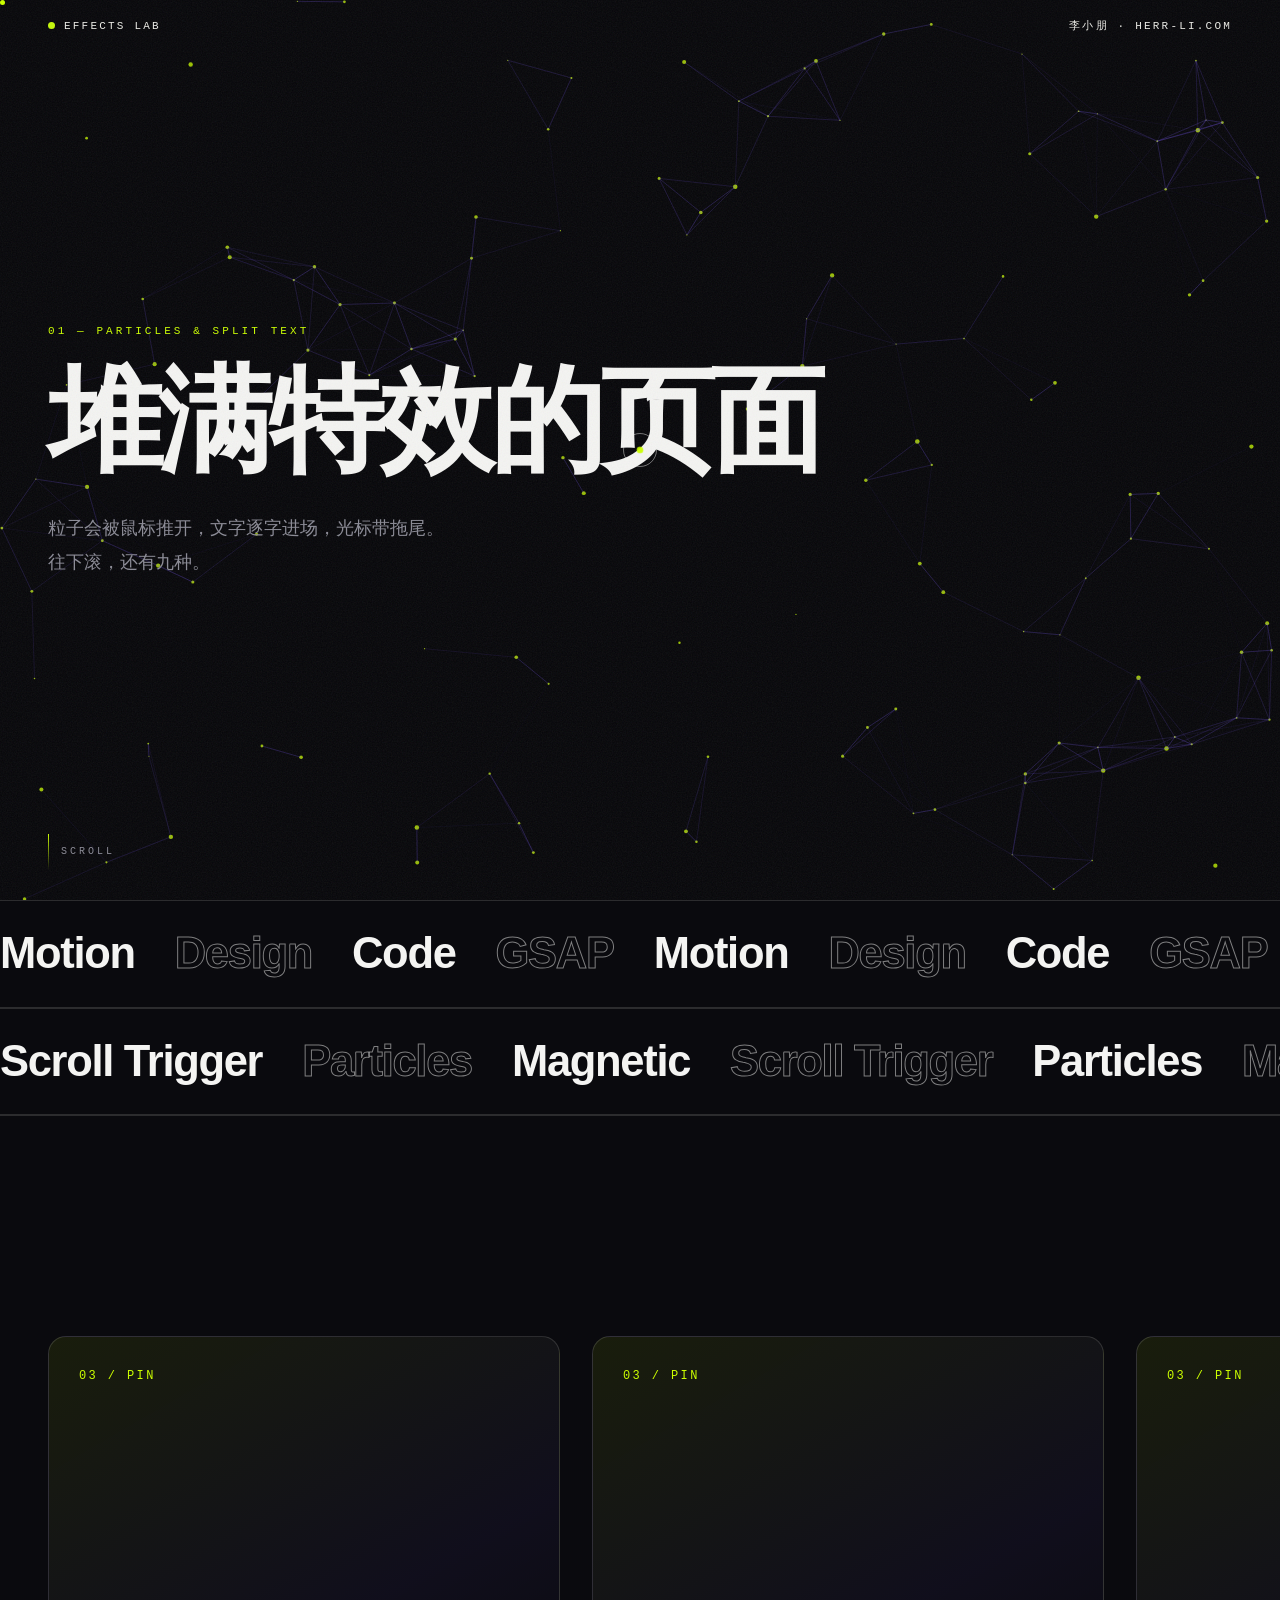
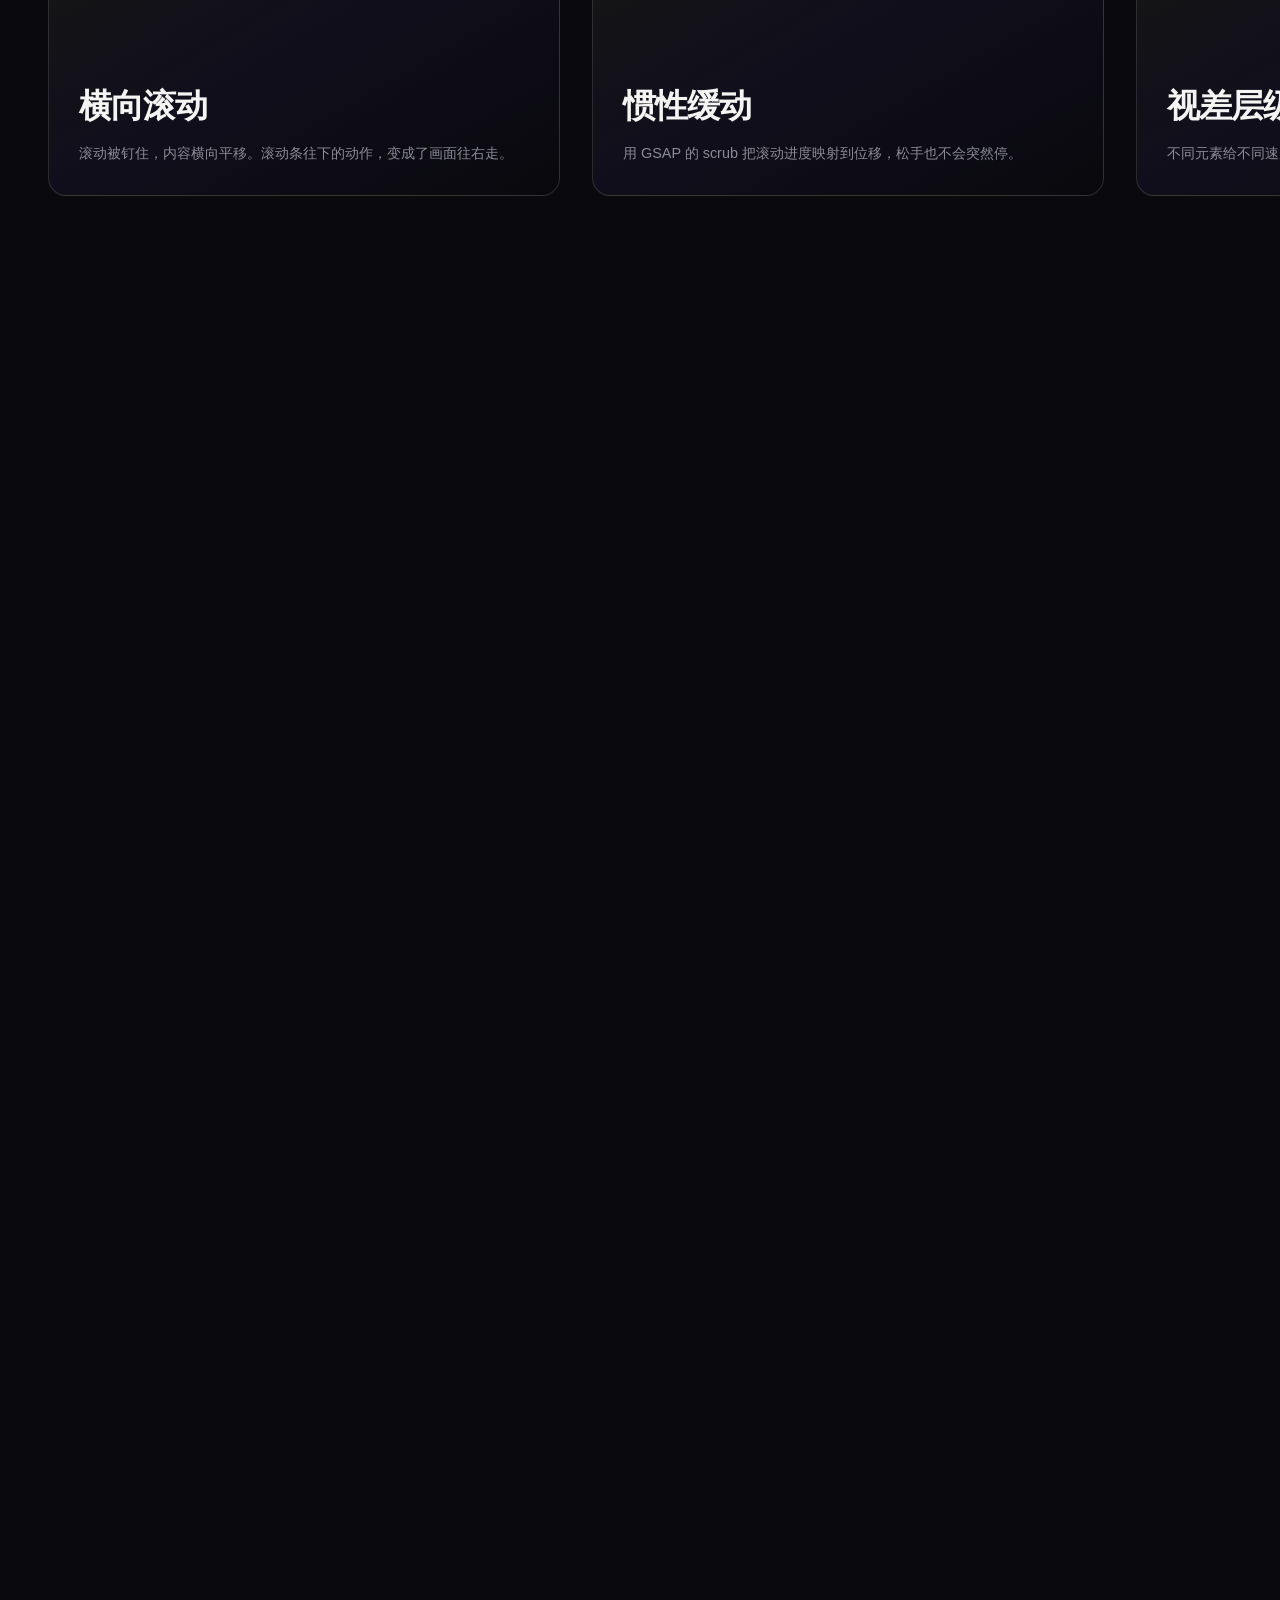
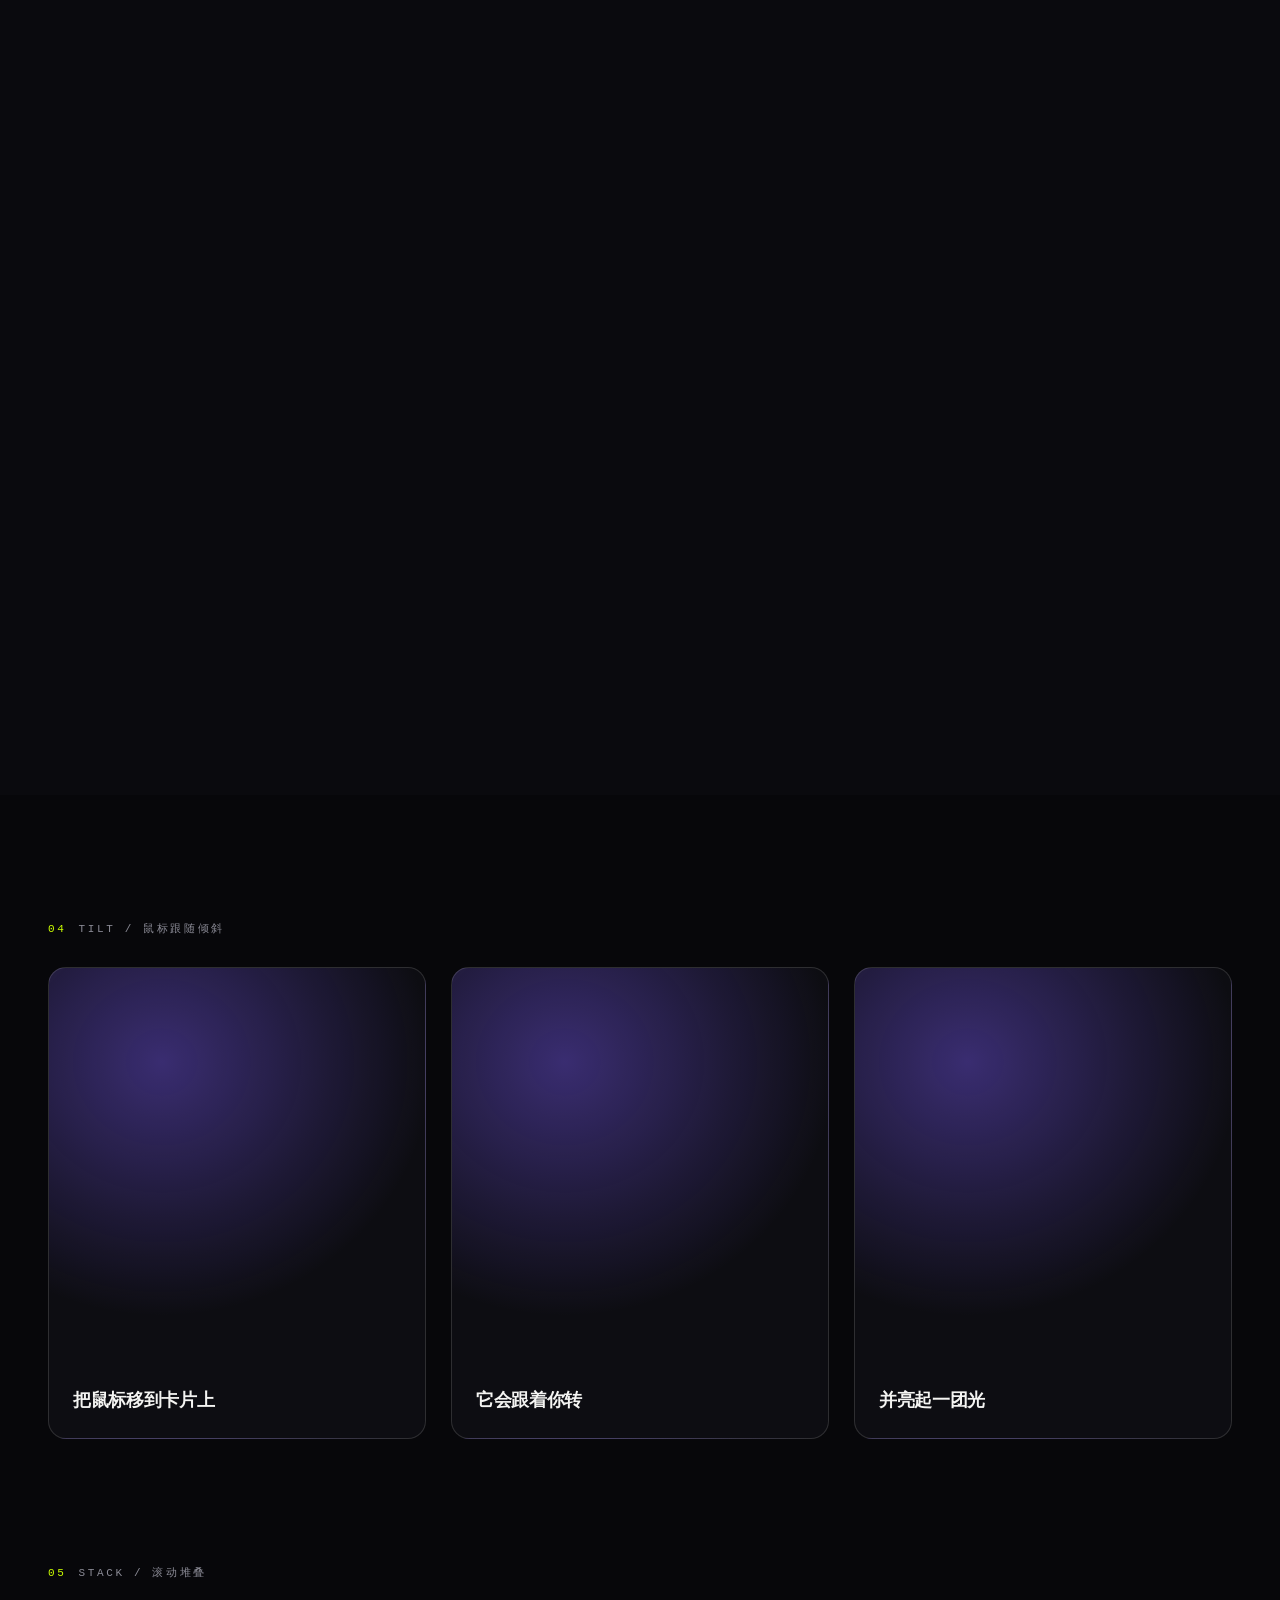
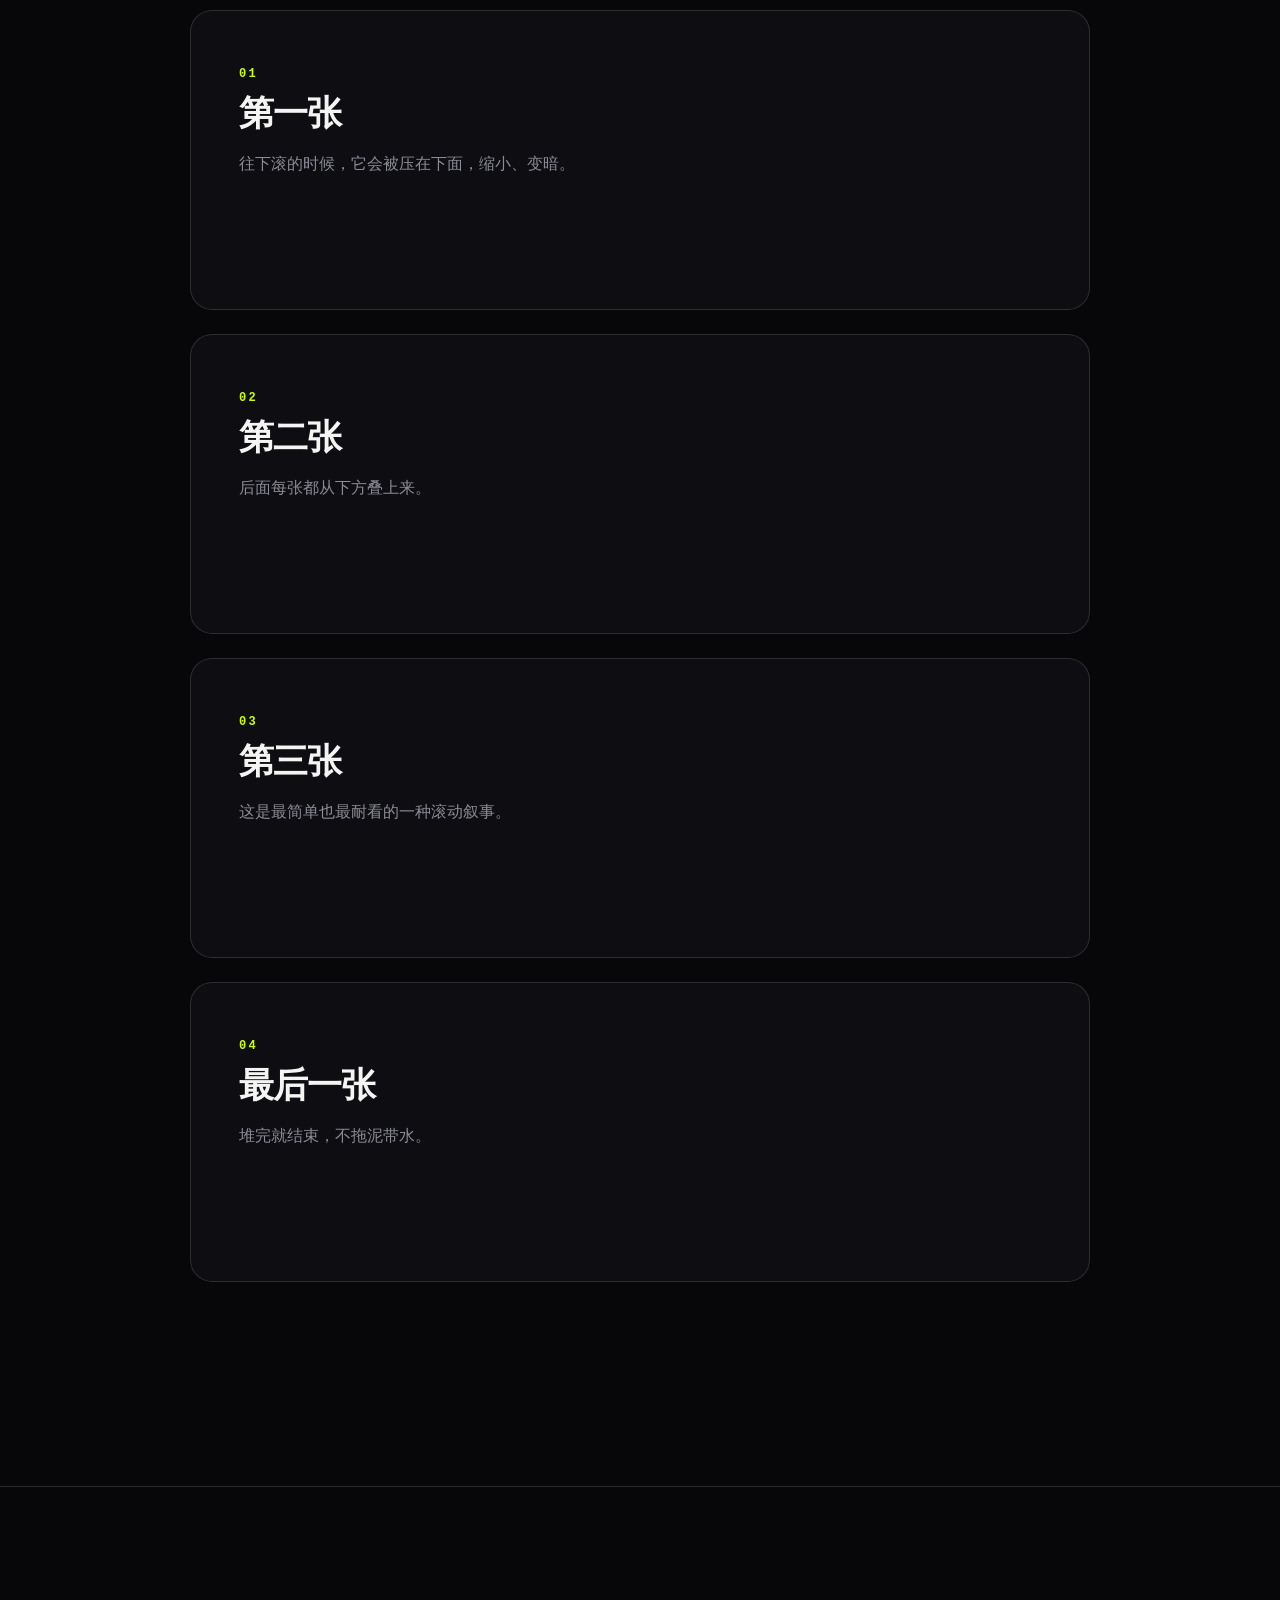
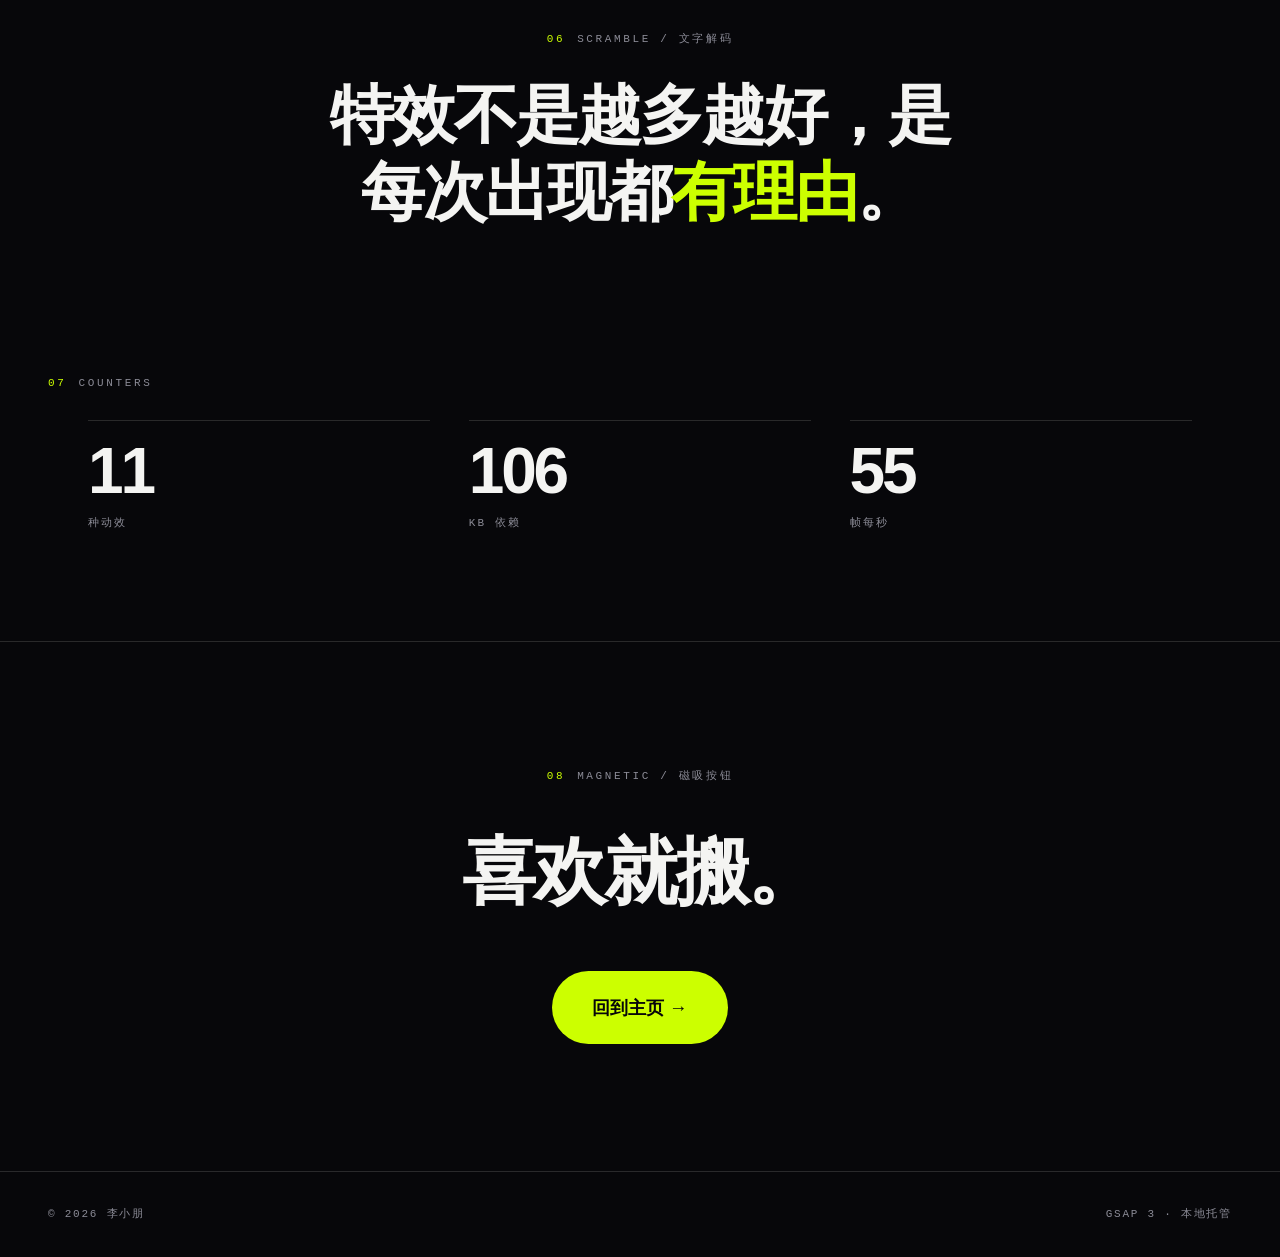
<file: effects.html>
<!doctype html>
<html lang="zh-CN">
<head>
<meta charset="utf-8">
<meta name="viewport" content="width=device-width, initial-scale=1">
<title>特效实验室 · 李小朋</title>
<meta name="description" content="动效演示：粒子、磁吸、3D 倾斜、横向钉住、文字解码、卡片堆叠。">
<meta name="theme-color" content="#07070a">
<link rel="icon" href="assets/logo-mark.png">

<style>
  :root{
    --bg:#07070a;
    --ink:#f4f4f2;
    --muted:#8b8b96;
    --line:rgba(244,244,242,.14);
    --acid:#ccff00;
    --violet:#7c5cff;
    --cyan:#00e0ff;
    --sans:-apple-system,BlinkMacSystemFont,"Segoe UI","PingFang SC","Hiragino Sans GB","Microsoft YaHei",sans-serif;
    --mono:ui-monospace,"SF Mono","Cascadia Code",Consolas,monospace;
    --ease:cubic-bezier(.16,1,.3,1);
  }
  *{box-sizing:border-box}
  html{scroll-behavior:smooth}
  html.lock{overflow:hidden}
  body{
    margin:0;background:var(--bg);color:var(--ink);
    font-family:var(--sans);font-size:16px;line-height:1.6;
    -webkit-font-smoothing:antialiased;overflow-x:hidden;
  }
  a{color:inherit;text-decoration:none}
  ::selection{background:var(--acid);color:#07070a}

  /* 颗粒 */
  .grain{
    position:fixed;inset:0;z-index:90;pointer-events:none;opacity:.07;
    background-image:url("data:image/svg+xml,%3Csvg xmlns='http://www.w3.org/2000/svg'%3E%3Cfilter id='n'%3E%3CfeTurbulence type='fractalNoise' baseFrequency='.8' numOctaves='3'/%3E%3C/filter%3E%3Crect width='100%25' height='100%25' filter='url(%23n)'/%3E%3C/svg%3E");
  }

  /* 加载 */
  .loader{position:fixed;inset:0;z-index:100;background:var(--bg);display:grid;place-items:center;transition:transform 1s cubic-bezier(.76,0,.24,1)}
  .loader.done{transform:translateY(-101%)}
  .loader-num{font-family:var(--mono);font-size:clamp(3rem,9vw,6rem);letter-spacing:-.04em;font-variant-numeric:tabular-nums}
  .loader-num i{font-style:normal;color:var(--acid)}

  /* 进度 */
  .progress{position:fixed;top:0;left:0;right:0;height:2px;z-index:80;background:transparent}
  .progress i{display:block;height:100%;background:linear-gradient(90deg,var(--acid),var(--cyan));transform:scaleX(0);transform-origin:0 50%}

  /* 光标 */
  .cur,.cur-dot{position:fixed;top:0;left:0;z-index:95;pointer-events:none;border-radius:50%;opacity:0;transition:opacity .3s}
  .cur{width:34px;height:34px;border:1px solid rgba(244,244,242,.45);transition:width .4s var(--ease),height .4s var(--ease),background-color .4s,border-color .4s,opacity .3s}
  .cur-dot{width:5px;height:5px;background:var(--acid)}
  .trail{position:fixed;top:0;left:0;width:6px;height:6px;border-radius:50%;background:var(--acid);pointer-events:none;z-index:94;opacity:.6}
  html.has-cur .cur,html.has-cur .cur-dot{opacity:1}
  html.has-cur.hot .cur{width:80px;height:80px;background:rgba(204,255,0,.1);border-color:var(--acid)}
  @media (pointer:fine){html.has-cur body,html.has-cur a,html.has-cur button{cursor:none}}

  /* 顶部 HUD */
  .hud{
    position:fixed;top:0;left:0;right:0;z-index:70;display:flex;justify-content:space-between;align-items:center;
    padding:18px clamp(16px,4vw,48px);font-family:var(--mono);font-size:11px;letter-spacing:.2em;text-transform:uppercase;
    mix-blend-mode:difference;
  }
  .hud .dot{display:inline-block;width:7px;height:7px;border-radius:50%;background:var(--acid);margin-right:9px;animation:pulse 2.4s infinite}
  @keyframes pulse{0%,100%{opacity:1;transform:scale(1)}50%{opacity:.35;transform:scale(.6)}}

  section{position:relative}

  /* 首屏 */
  .hero{min-height:100svh;display:flex;flex-direction:column;justify-content:center;padding:0 clamp(16px,4vw,48px);overflow:hidden}
  #fx{position:absolute;inset:0;width:100%;height:100%;z-index:0}
  .hero-in{position:relative;z-index:1;max-width:1200px}
  .hero h1{
    margin:0;font-size:clamp(2.8rem,9vw,8.4rem);line-height:.95;font-weight:800;letter-spacing:-.04em;
  }
  .hero h1 .ch{display:inline-block;transform:translateY(110%);opacity:0}
  .hero p{margin:clamp(20px,4vh,36px) 0 0;max-width:40ch;color:var(--muted);font-size:clamp(1rem,1.6vw,1.15rem);line-height:1.8}
  .hero .tag{font-family:var(--mono);font-size:11px;letter-spacing:.28em;text-transform:uppercase;color:var(--acid);margin:0 0 24px}
  .scroll-hint{
    position:absolute;left:clamp(16px,4vw,48px);bottom:30px;z-index:2;
    font-family:var(--mono);font-size:10px;letter-spacing:.3em;text-transform:uppercase;color:var(--muted);
    display:flex;align-items:center;gap:12px;
  }
  .scroll-hint::before{content:"";width:1px;height:36px;background:linear-gradient(var(--acid),transparent);animation:drip 2s infinite}
  @keyframes drip{0%{transform:scaleY(0);transform-origin:top}50%{transform:scaleY(1);transform-origin:top}100%{transform:scaleY(0);transform-origin:bottom}}

  /* 跑马灯 */
  .marquee{border-block:1px solid var(--line);padding:18px 0;overflow:hidden;background:#0a0a0e}
  .mq{display:flex;gap:2.5rem;width:max-content;will-change:transform;animation:marq 28s linear infinite}
  .marquee.rev .mq{animation-direction:reverse;animation-duration:34s}
  .marquee:hover .mq{animation-play-state:paused}
  @keyframes marq{to{transform:translateX(-50%)}}
  .mq span{font-size:clamp(1.4rem,3.4vw,2.8rem);font-weight:800;letter-spacing:-.03em;white-space:nowrap}
  .mq span:nth-child(even){color:transparent;-webkit-text-stroke:1px rgba(244,244,242,.5)}

  /* 横向钉住 */
  .pin{height:320vh;background:#0a0a0e;border-top:1px solid var(--line)}
  .pin-inner{position:sticky;top:0;height:100svh;display:flex;align-items:center;overflow:hidden}
  .pin-track{display:flex;gap:clamp(16px,2.5vw,34px);padding-left:clamp(16px,4vw,48px);will-change:transform}
  .p-card{
    flex:0 0 auto;width:clamp(260px,40vw,520px);height:clamp(300px,52vh,460px);
    border:1px solid var(--line);border-radius:18px;padding:30px;display:flex;flex-direction:column;justify-content:space-between;
    background:linear-gradient(150deg,rgba(204,255,0,.08),rgba(124,92,255,.06) 60%,transparent);
    transition:border-color .4s;
  }
  .p-card:hover{border-color:rgba(204,255,0,.5)}
  .p-card b{font-family:var(--mono);font-size:12px;letter-spacing:.2em;color:var(--acid);font-weight:400}
  .p-card h3{margin:auto 0 0;font-size:clamp(1.5rem,2.6vw,2.4rem);letter-spacing:-.03em}
  .p-card p{margin:.6rem 0 0;color:var(--muted);font-size:.9rem}

  /* 3D 倾斜 */
  .tilt-sec{padding:clamp(80px,14vh,160px) clamp(16px,4vw,48px)}
  .sec-label{font-family:var(--mono);font-size:11px;letter-spacing:.24em;text-transform:uppercase;color:var(--muted);margin:0 0 28px}
  .sec-label b{color:var(--acid);font-weight:400;margin-right:12px}
  .tilt-grid{display:grid;grid-template-columns:repeat(3,1fr);gap:clamp(14px,2vw,26px);max-width:1200px}
  .t{
    position:relative;aspect-ratio:4/5;border-radius:18px;border:1px solid var(--line);overflow:hidden;
    background:radial-gradient(120% 90% at 30% 20%,rgba(124,92,255,.4),transparent 60%),#0d0d12;
    transform-style:preserve-3d;will-change:transform;transition:box-shadow .5s;
    display:flex;align-items:flex-end;padding:24px;
  }
  .t::after{
    content:"";position:absolute;inset:0;pointer-events:none;opacity:0;transition:opacity .4s;
    background:radial-gradient(340px circle at var(--mx,50%) var(--my,50%),rgba(204,255,0,.22),transparent 60%);
  }
  .t:hover::after{opacity:1}
  .t span{position:relative;z-index:1;font-size:1.1rem;font-weight:700;letter-spacing:-.02em;transform:translateZ(40px)}

  /* 卡片堆叠 */
  .stack-sec{padding:0 clamp(16px,4vw,48px) 20vh}
  .stack{position:relative;max-width:900px;margin:0 auto}
  .s-card{
    position:sticky;top:calc(12vh + var(--i)*22px);
    margin:0 0 24px;padding:clamp(24px,4vw,48px);
    border-radius:22px;border:1px solid var(--line);
    background:#0d0d12;will-change:transform;
    min-height:clamp(220px,34vh,300px);
    transform-origin:top center;
  }
  .s-card h3{margin:0 0 10px;font-size:clamp(1.4rem,3vw,2.2rem);letter-spacing:-.03em}
  .s-card p{margin:0;color:var(--muted);max-width:48ch}
  .s-card b{font-family:var(--mono);color:var(--acid);font-size:12px;letter-spacing:.2em}

  /* 解码文字 */
  .scr-sec{padding:clamp(100px,16vh,200px) clamp(16px,4vw,48px);text-align:center;border-top:1px solid var(--line)}
  .scr-sec h2{margin:0 auto;max-width:18ch;font-size:clamp(1.8rem,5.4vw,4rem);line-height:1.2;letter-spacing:-.03em;font-weight:800}
  .scr-sec h2 em{font-style:normal;color:var(--acid)}

  /* 数字 */
  .stats{display:grid;grid-template-columns:repeat(3,1fr);gap:clamp(16px,3vw,40px);max-width:1200px;margin:0 auto;padding:0 clamp(16px,4vw,48px) clamp(80px,12vh,140px)}
  .stat{border-top:1px solid var(--line);padding-top:18px}
  .stat b{display:block;font-size:clamp(2.2rem,5vw,4rem);line-height:1;letter-spacing:-.05em;font-variant-numeric:tabular-nums}
  .stat span{display:block;margin-top:12px;font-family:var(--mono);font-size:11px;letter-spacing:.18em;text-transform:uppercase;color:var(--muted)}

  /* CTA */
  .cta{padding:clamp(80px,14vh,160px) clamp(16px,4vw,48px);text-align:center;border-top:1px solid var(--line);overflow:hidden}
  .cta h2{margin:0 0 40px;font-size:clamp(2rem,6vw,4.6rem);letter-spacing:-.04em;font-weight:800}
  .btn{
    position:relative;display:inline-flex;align-items:center;gap:12px;padding:22px 40px;border-radius:999px;
    background:var(--acid);color:#07070a;font-weight:700;font-size:clamp(.95rem,1.6vw,1.15rem);
    overflow:hidden;will-change:transform;transition:transform .4s var(--ease);
  }
  .btn span{position:relative;z-index:1}
  .btn::before{
    content:"";position:absolute;inset:0;background:var(--violet);transform:translateY(101%);transition:transform .5s var(--ease);
  }
  .btn:hover::before{transform:translateY(0)}
  .btn:hover{color:#fff}

  footer{padding:34px clamp(16px,4vw,48px);border-top:1px solid var(--line);display:flex;justify-content:space-between;flex-wrap:wrap;gap:10px;font-family:var(--mono);font-size:11px;letter-spacing:.16em;text-transform:uppercase;color:var(--muted)}

  /* 点击涟漪 */
  .ripple{position:fixed;border-radius:50%;border:1px solid var(--acid);pointer-events:none;z-index:96;transform:translate(-50%,-50%) scale(0);animation:rip .7s var(--ease) forwards}
  @keyframes rip{to{transform:translate(-50%,-50%) scale(1);opacity:0}}

  /* 进场 */
  .reveal{opacity:0;transform:translateY(28px)}
  .reveal.in{opacity:1;transform:none;transition:opacity .9s var(--ease),transform .9s var(--ease)}

  @media (max-width:900px){
    .tilt-grid{grid-template-columns:1fr}
    .stats{grid-template-columns:1fr}
    .pin{height:auto}
    .pin-inner{position:static;height:auto;padding:10vh 0}
    .pin-track{overflow-x:auto;padding-bottom:16px}
    .p-card{width:78vw}
  }
  @media (prefers-reduced-motion:reduce){
    *{animation-duration:.001ms!important;transition-duration:.001ms!important}
    .hero h1 .ch{transform:none;opacity:1}
    .reveal{opacity:1;transform:none}
  }
</style>
</head>
<body>

<div class="grain" aria-hidden="true"></div>
<div class="loader" id="loader"><div class="loader-num"><span id="num">0</span><i>%</i></div></div>
<div class="progress" aria-hidden="true"><i id="bar"></i></div>
<div class="cur" aria-hidden="true"></div>
<div class="cur-dot" aria-hidden="true"></div>

<header class="hud">
  <span><span class="dot"></span>Effects Lab</span>
  <span>李小朋 · herr-li.com</span>
</header>

<main>

  <!-- 01 首屏：粒子 + 逐字 -->
  <section class="hero">
    <canvas id="fx" aria-hidden="true"></canvas>
    <div class="hero-in">
      <p class="tag">01 — Particles &amp; Split Text</p>
      <h1 id="heroTitle">堆满特效的页面</h1>
      <p>粒子会被鼠标推开，文字逐字进场，光标带拖尾。往下滚，还有九种。</p>
    </div>
    <div class="scroll-hint" aria-hidden="true">Scroll</div>
  </section>

  <!-- 02 跑马灯 -->
  <div class="marquee" aria-hidden="true">
    <div class="mq">
      <span>Motion</span><span>Design</span><span>Code</span><span>GSAP</span>
      <span>Motion</span><span>Design</span><span>Code</span><span>GSAP</span>
    </div>
  </div>
  <div class="marquee rev" aria-hidden="true">
    <div class="mq">
      <span>Scroll Trigger</span><span>Particles</span><span>Magnetic</span>
      <span>Scroll Trigger</span><span>Particles</span><span>Magnetic</span>
    </div>
  </div>

  <!-- 03 横向钉住 -->
  <section class="pin" id="pin">
    <div class="pin-inner">
      <div class="pin-track" id="pinTrack">
        <article class="p-card"><b>03 / PIN</b><h3>横向滚动</h3><p>滚动被钉住，内容横向平移。滚动条往下的动作，变成了画面往右走。</p></article>
        <article class="p-card"><b>03 / PIN</b><h3>惯性缓动</h3><p>用 GSAP 的 scrub 把滚动进度映射到位移，松手也不会突然停。</p></article>
        <article class="p-card"><b>03 / PIN</b><h3>视差层级</h3><p>不同元素给不同速度，就有了景深。</p></article>
        <article class="p-card"><b>03 / PIN</b><h3>回到原位</h3><p>往上滚，一切倒放。</p></article>
      </div>
    </div>
  </section>

  <!-- 04 3D 倾斜 -->
  <section class="tilt-sec">
    <p class="sec-label"><b>04</b>Tilt / 鼠标跟随倾斜</p>
    <div class="tilt-grid">
      <div class="t" data-tilt><span>把鼠标移到卡片上</span></div>
      <div class="t" data-tilt><span>它会跟着你转</span></div>
      <div class="t" data-tilt><span>并亮起一团光</span></div>
    </div>
  </section>

  <!-- 05 卡片堆叠 -->
  <section class="stack-sec">
    <p class="sec-label"><b>05</b>Stack / 滚动堆叠</p>
    <div class="stack" id="stack">
      <article class="s-card" style="--i:0"><b>01</b><h3>第一张</h3><p>往下滚的时候，它会被压在下面，缩小、变暗。</p></article>
      <article class="s-card" style="--i:1"><b>02</b><h3>第二张</h3><p>后面每张都从下方叠上来。</p></article>
      <article class="s-card" style="--i:2"><b>03</b><h3>第三张</h3><p>这是最简单也最耐看的一种滚动叙事。</p></article>
      <article class="s-card" style="--i:3"><b>04</b><h3>最后一张</h3><p>堆完就结束，不拖泥带水。</p></article>
    </div>
  </section>

  <!-- 06 解码文字 -->
  <section class="scr-sec">
    <p class="sec-label" style="text-align:center"><b>06</b>Scramble / 文字解码</p>
    <h2 data-scramble="特效不是越多越好，是每次出现都<em>有理由</em>。">特效不是越多越好，是每次出现都<em>有理由</em>。</h2>
  </section>

  <!-- 07 数字 -->
  <section>
    <p class="sec-label" style="padding:0 clamp(16px,4vw,48px)"><b>07</b>Counters</p>
    <div class="stats">
      <div class="stat"><b data-count="12">0</b><span>种动效</span></div>
      <div class="stat"><b data-count="115">0</b><span>KB 依赖</span></div>
      <div class="stat"><b data-count="60">0</b><span>帧每秒</span></div>
    </div>
  </section>

  <!-- 08 磁吸 CTA -->
  <section class="cta">
    <p class="sec-label" style="text-align:center"><b>08</b>Magnetic / 磁吸按钮</p>
    <h2>喜欢就搬。</h2>
    <a class="btn" href="index.html" data-mag><span>回到主页 →</span></a>
  </section>

  <footer>
    <span>© 2026 李小朋</span>
    <span>GSAP 3 · 本地托管</span>
  </footer>
</main>

<script src="assets/vendor/gsap.min.js"></script>
<script src="assets/vendor/ScrollTrigger.min.js"></script>
<script>
(function () {
  'use strict';
  var reduce = window.matchMedia('(prefers-reduced-motion: reduce)').matches;
  var fine = window.matchMedia('(pointer:fine)').matches;
  var root = document.documentElement;
  var RAF = window.requestAnimationFrame.bind(window);
  var hasGSAP = typeof window.gsap !== 'undefined';
  if (hasGSAP && window.ScrollTrigger) gsap.registerPlugin(ScrollTrigger);

  var loaderEl = document.getElementById('loader');
  loaderEl.classList.add('done');
  root.classList.remove('lock');
  window.setTimeout(function () { if (loaderEl.parentNode) loaderEl.parentNode.removeChild(loaderEl); }, 1400);

  /* ---------- 逐字 ---------- */
  var title = document.getElementById('heroTitle');
  if (title) {
    var text = title.textContent.trim();
    title.textContent = '';
    for (var i = 0; i < text.length; i++) {
      var s = document.createElement('span');
      s.className = 'ch';
      s.textContent = text[i];
      title.appendChild(s);
    }
    if (hasGSAP && !reduce) {
      gsap.to('.hero h1 .ch', { y: 0, opacity: 1, duration: 1.1, ease: 'expo.out', stagger: 0.05, delay: 0.15 });
    } else {
      document.querySelectorAll('.hero h1 .ch').forEach(function (el) { el.style.transform = 'none'; el.style.opacity = 1; });
    }
  }

  /* ---------- 粒子 ---------- */
  var cv = document.getElementById('fx');
  if (cv && cv.getContext) {
    var ctx = cv.getContext('2d');
    var W = 0, H = 0, parts = [];
    var mouse = { x: -999, y: -999 };

    function size() {
      W = cv.clientWidth; H = cv.clientHeight;
      cv.width = Math.round(W); cv.height = Math.round(H);
      parts = [];
      var n = W < 700 ? 60 : 130;
      for (var i = 0; i < n; i++) {
        parts.push({
          x: Math.random() * W, y: Math.random() * H,
          vx: (Math.random() - .5) * .35, vy: (Math.random() - .5) * .35,
          r: Math.random() * 1.8 + .5
        });
      }
    }
    function draw() {
      ctx.clearRect(0, 0, W, H);
      for (var i = 0; i < parts.length; i++) {
        var p = parts[i];
        var dx = p.x - mouse.x, dy = p.y - mouse.y;
        var d2 = dx * dx + dy * dy;
        if (d2 < 16000) {
          var d = Math.sqrt(d2) || 1;
          p.vx += (dx / d) * .5; p.vy += (dy / d) * .5;
        }
        p.vx *= .985; p.vy *= .985;
        p.x += p.vx; p.y += p.vy;
        if (p.x < 0 || p.x > W) p.vx *= -1;
        if (p.y < 0 || p.y > H) p.vy *= -1;
        p.x = Math.max(0, Math.min(W, p.x));
        p.y = Math.max(0, Math.min(H, p.y));
        ctx.beginPath();
        ctx.fillStyle = 'rgba(204,255,0,.75)';
        ctx.arc(p.x, p.y, p.r, 0, Math.PI * 2);
        ctx.fill();
      }
      // 连线
      for (var a = 0; a < parts.length; a++) {
        for (var b = a + 1; b < parts.length; b++) {
          var ax = parts[a].x - parts[b].x, ay = parts[a].y - parts[b].y;
          var dd = ax * ax + ay * ay;
          if (dd < 12000) {
            ctx.beginPath();
            ctx.strokeStyle = 'rgba(124,92,255,' + (0.28 - dd / 46000).toFixed(3) + ')';
            ctx.lineWidth = 1;
            ctx.moveTo(parts[a].x, parts[a].y);
            ctx.lineTo(parts[b].x, parts[b].y);
            ctx.stroke();
          }
        }
      }
      if (!reduce) RAF(draw);
    }
    size(); draw();
    window.addEventListener('resize', size, { passive: true });
    window.addEventListener('mousemove', function (e) { mouse.x = e.clientX; mouse.y = e.clientY; }, { passive: true });
    window.addEventListener('mouseout', function () { mouse.x = -999; mouse.y = -999; });
  }

  /* ---------- 光标 + 拖尾 ---------- */
  if (fine && !reduce) {
    root.classList.add('has-cur');
    var ring = document.querySelector('.cur'), dot = document.querySelector('.cur-dot');
    var mx = innerWidth / 2, my = innerHeight / 2, rx = mx, ry = my;
    var trail = [];
    for (var t = 0; t < 8; t++) {
      var el = document.createElement('div');
      el.className = 'trail';
      el.style.opacity = (0.5 - t * 0.055).toFixed(3);
      el.style.width = el.style.height = (7 - t * 0.6) + 'px';
      document.body.appendChild(el);
      trail.push({ el: el, x: mx, y: my });
    }
    window.addEventListener('mousemove', function (e) {
      mx = e.clientX; my = e.clientY;
      dot.style.transform = 'translate(' + mx + 'px,' + my + 'px) translate(-50%,-50%)';
    }, { passive: true });

    (function loop() {
      rx += (mx - rx) * .16; ry += (my - ry) * .16;
      ring.style.transform = 'translate(' + rx + 'px,' + ry + 'px) translate(-50%,-50%)';
      var px = mx, py = my;
      for (var i = 0; i < trail.length; i++) {
        var p = trail[i];
        p.x += (px - p.x) * .35; p.y += (py - p.y) * .35;
        p.el.style.transform = 'translate(' + p.x + 'px,' + p.y + 'px) translate(-50%,-50%)';
        px = p.x; py = p.y;
      }
      RAF(loop);
    })();

    document.querySelectorAll('a,button,.t,.p-card').forEach(function (el) {
      el.addEventListener('mouseenter', function () { root.classList.add('hot'); });
      el.addEventListener('mouseleave', function () { root.classList.remove('hot'); });
    });
  }

  /* ---------- 磁吸 ---------- */
  document.querySelectorAll('[data-mag]').forEach(function (el) {
    el.addEventListener('mousemove', function (e) {
      var r = el.getBoundingClientRect();
      el.style.transform = 'translate(' + ((e.clientX - r.left - r.width / 2) * .3) + 'px,' + ((e.clientY - r.top - r.height / 2) * .4) + 'px)';
    });
    el.addEventListener('mouseleave', function () { el.style.transform = ''; });
  });

  /* ---------- 倾斜 ---------- */
  document.querySelectorAll('[data-tilt]').forEach(function (card) {
    card.addEventListener('mousemove', function (e) {
      var r = card.getBoundingClientRect();
      var px = (e.clientX - r.left) / r.width - .5;
      var py = (e.clientY - r.top) / r.height - .5;
      card.style.transform = 'perspective(900px) rotateY(' + (px * 12) + 'deg) rotateX(' + (-py * 12) + 'deg) scale(1.02)';
      card.style.setProperty('--mx', ((e.clientX - r.left) / r.width * 100) + '%');
      card.style.setProperty('--my', ((e.clientY - r.top) / r.height * 100) + '%');
    });
    card.addEventListener('mouseleave', function () { card.style.transform = ''; });
  });

  /* ---------- 点击涟漪 ---------- */
  document.addEventListener('click', function (e) {
    var d = document.createElement('div');
    d.className = 'ripple';
    d.style.left = e.clientX + 'px';
    d.style.top = e.clientY + 'px';
    d.style.width = d.style.height = '10px';
    d.style.animation = 'none';
    document.body.appendChild(d);
    var s = 0;
    var start = performance.now();
    (function grow(now) {
      var p = (now - start) / 600;
      s = 1 - Math.pow(1 - p, 3);
      d.style.transform = 'translate(-50%,-50%) scale(' + (1 + s * 18) + ')';
      d.style.opacity = String(1 - s);
      if (p < 1) RAF(grow); else d.remove();
    })(start);
  });

  /* ---------- 进场 ---------- */
  var io = new IntersectionObserver(function (es) {
    es.forEach(function (e) {
      if (!e.isIntersecting) return;
      e.target.classList.add('in');
      var txt = e.target.getAttribute('data-scramble');
      if (txt) scramble(e.target, txt);
      io.unobserve(e.target);
    });
  }, { threshold: .2 });
  document.querySelectorAll('.reveal, [data-scramble]').forEach(function (el) { io.observe(el); });

  /* ---------- 解码 ---------- */
  function scramble(el, finalHtml) {
    if (reduce) { el.innerHTML = finalHtml; return; }
    var plain = el.textContent;
    var glyphs = 'ABCDEFGHIJKLMNOPQRSTUVWXYZ0123456789#%&*';
    var frame = 0, total = 26;
    (function tick() {
      var out = '';
      for (var i = 0; i < plain.length; i++) {
        out += frame > total * (i / plain.length) * 1.5 ? plain[i] : glyphs[Math.floor(Math.random() * glyphs.length)];
      }
      el.textContent = out;
      frame++;
      if (frame <= total) RAF(tick); else el.innerHTML = finalHtml;
    })();
  }

  /* ---------- GSAP 滚动 ---------- */
  if (hasGSAP && window.ScrollTrigger && !reduce) {
    var bar = document.getElementById('bar');
    ScrollTrigger.create({
      start: 0, end: 'max',
      onUpdate: function (self) { bar.style.transform = 'scaleX(' + self.progress + ')'; }
    });

    if (document.getElementById('pin')) {
      var track = document.getElementById('pinTrack');
      gsap.to(track, {
        x: function () { return -(track.scrollWidth - window.innerWidth + 60); },
        ease: 'none',
        scrollTrigger: {
          trigger: '#pin',
          start: 'top top',
          end: 'bottom bottom',
          scrub: 0.6,
          invalidateOnRefresh: true
        }
      });
    }

    document.querySelectorAll('.s-card').forEach(function (card, i) {
      gsap.to(card, {
        scale: 0.9,
        opacity: 0.5,
        ease: 'none',
        scrollTrigger: {
          trigger: card,
          start: 'top ' + (120 + i * 22) + 'px',
          end: 'bottom top',
          scrub: true
        }
      });
    });

    document.querySelectorAll('.reveal').forEach(function (el) {
      gsap.to(el, { opacity: 1, y: 0, duration: .9, ease: 'power3.out', scrollTrigger: { trigger: el, start: 'top 88%' } });
    });

    ScrollTrigger.refresh();
  } else {
    document.querySelectorAll('.reveal').forEach(function (el) { el.classList.add('in'); });
    document.querySelectorAll('.hero h1 .ch').forEach(function (el) { el.style.transform = 'none'; el.style.opacity = 1; });
  }

  /* ---------- 数字 ---------- */
  var counted = false;
  function runCounters() {
    if (counted) return; counted = true;
    document.querySelectorAll('[data-count]').forEach(function (el) {
      var target = parseInt(el.getAttribute('data-count'), 10);
      var t0 = performance.now();
      (function step(now) {
        var p = Math.min(1, (now - t0) / 1200);
        el.textContent = Math.round(target * (1 - Math.pow(1 - p, 3)));
        if (p < 1) RAF(step);
      })(t0);
    });
  }
  var statsEl = document.querySelector('.stats');
  if (statsEl) {
    var io2 = new IntersectionObserver(function (es) {
      if (es[0].isIntersecting) { runCounters(); io2.disconnect(); }
    }, { threshold: .3 });
    io2.observe(statsEl);
  }
})();
</script>
</body>
</html>
</file>
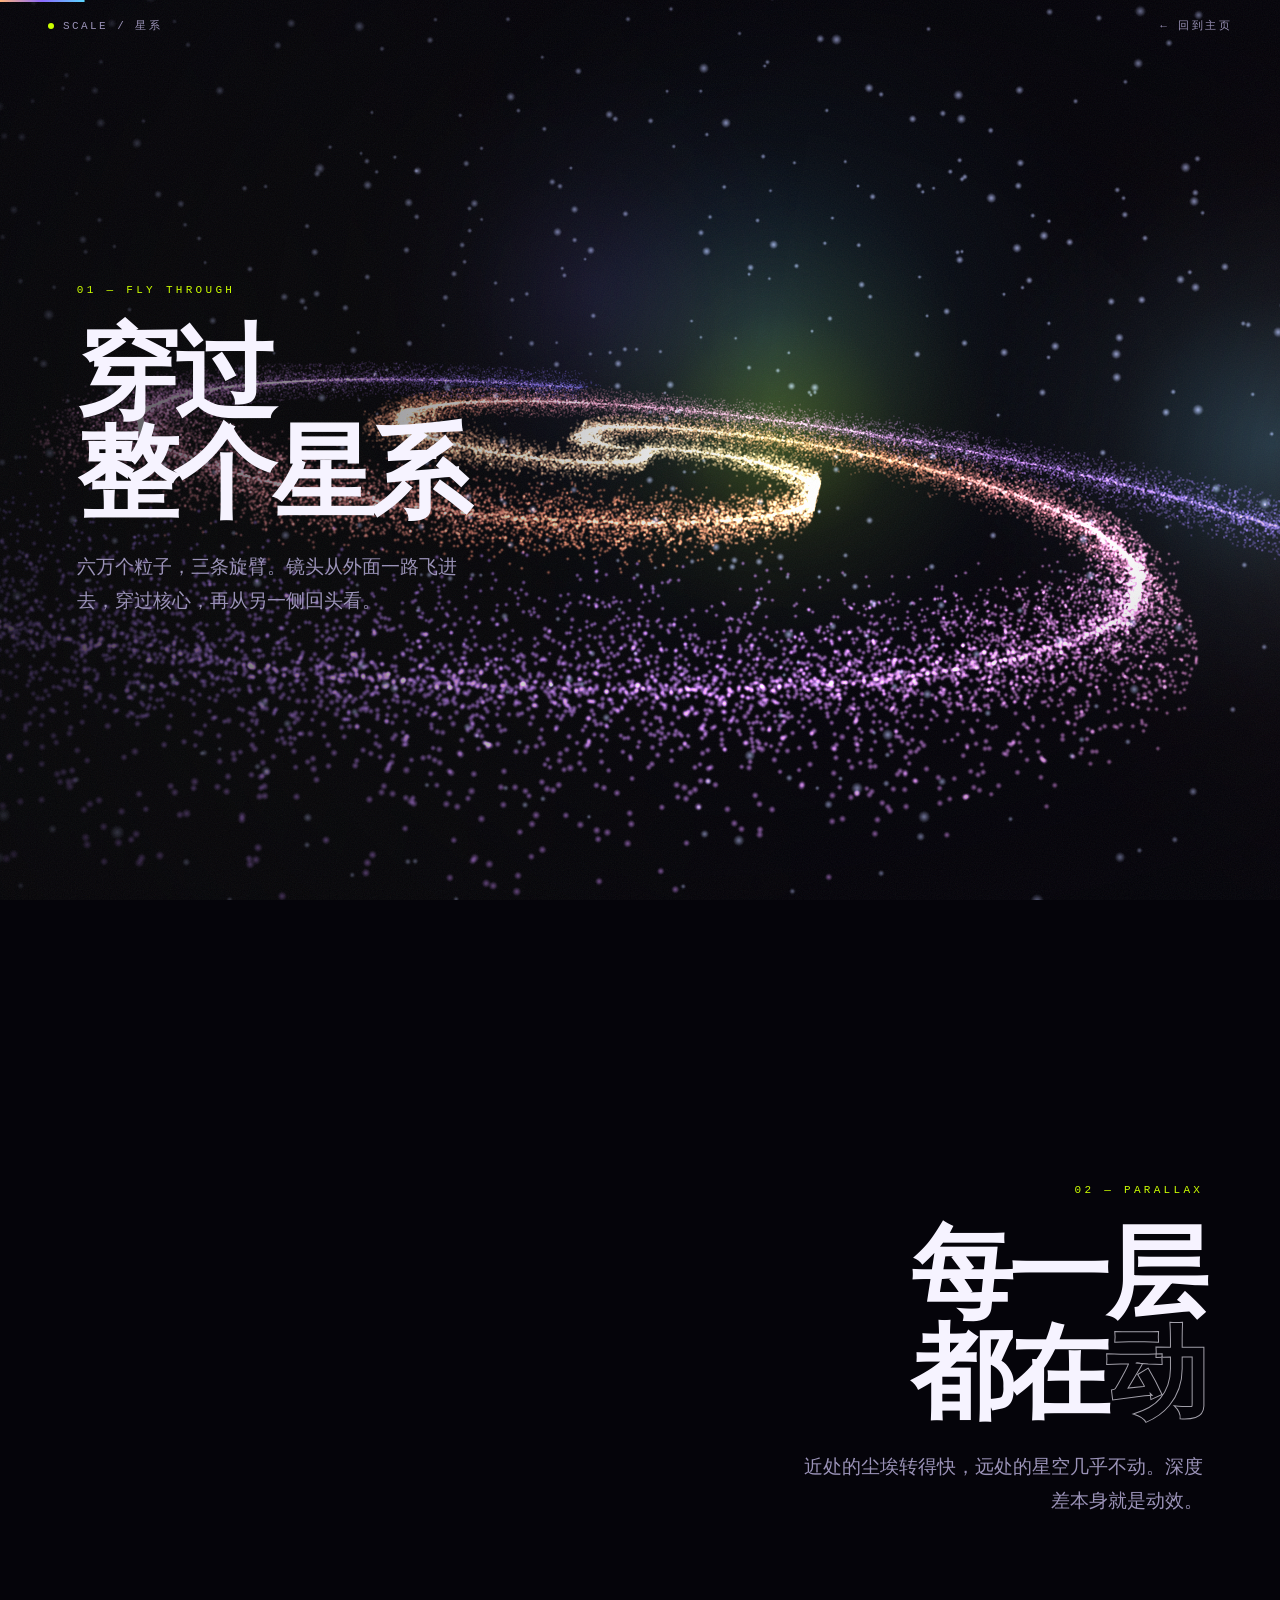
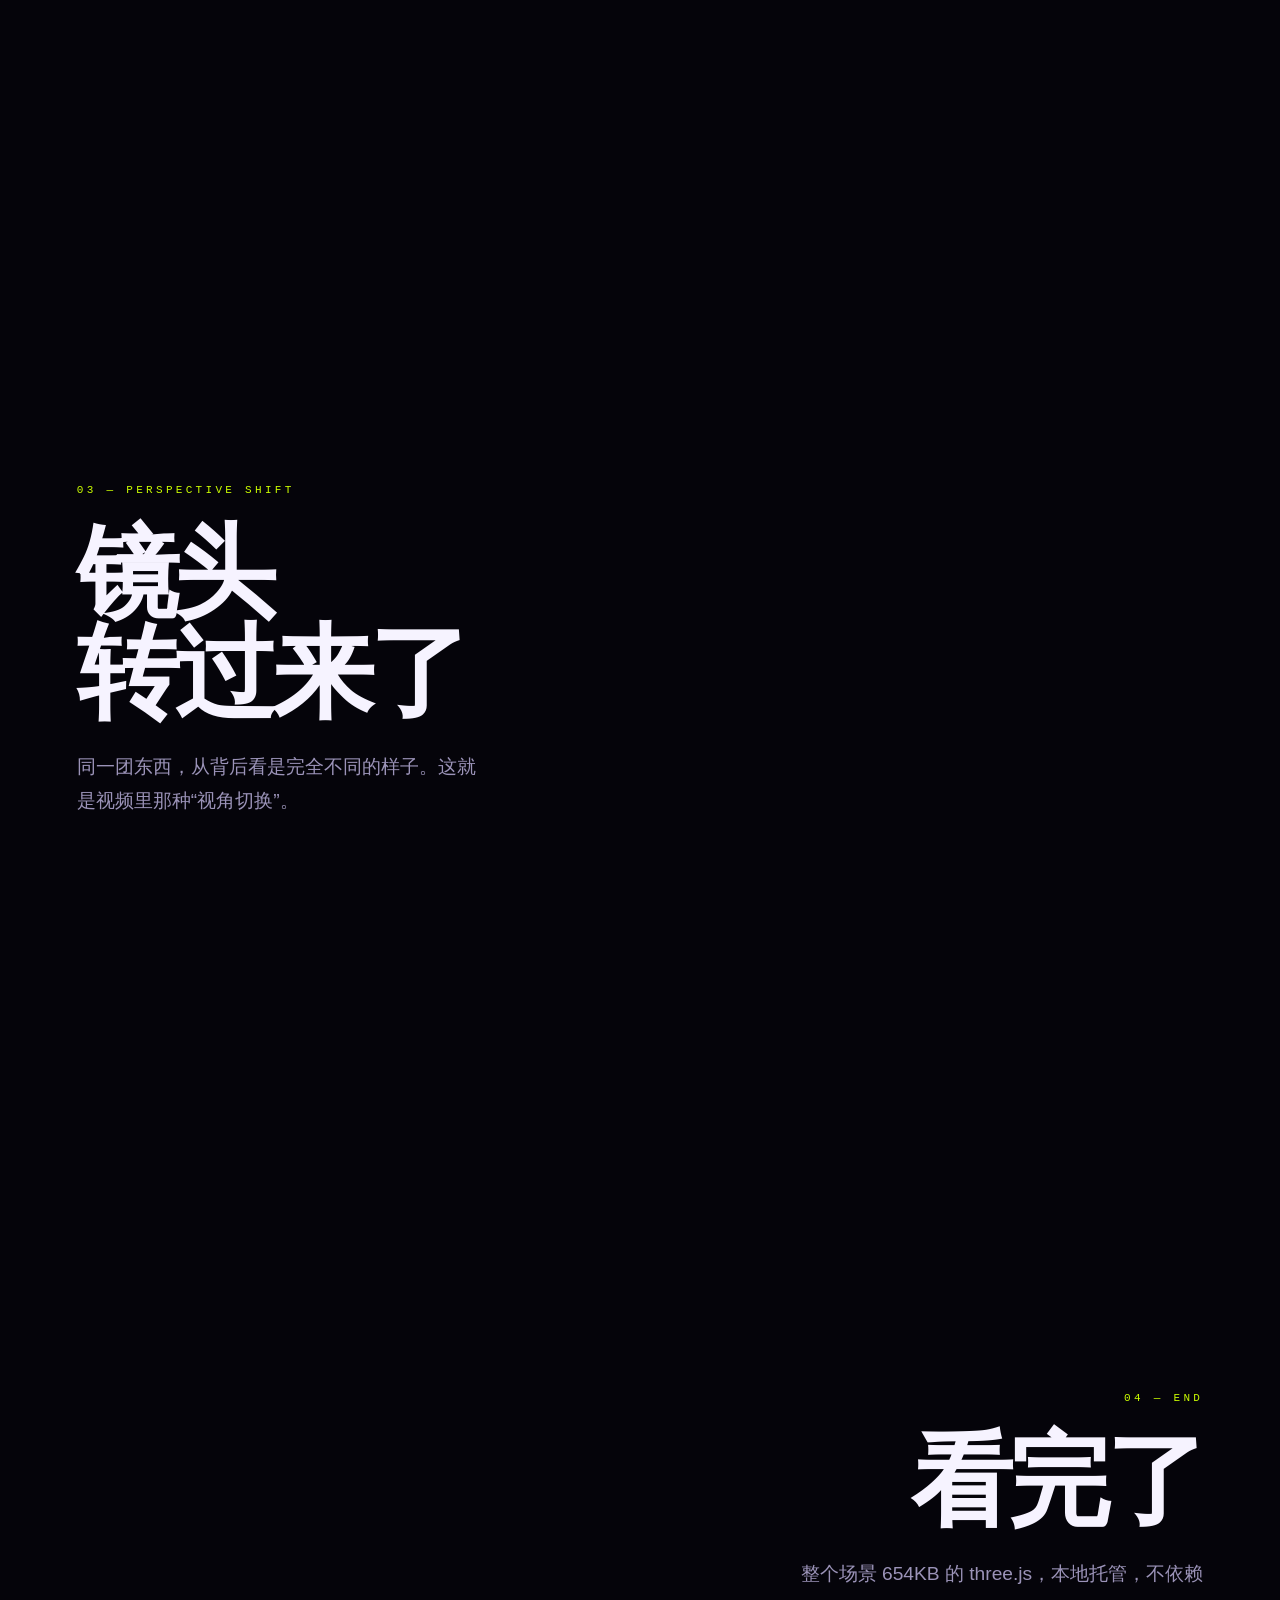
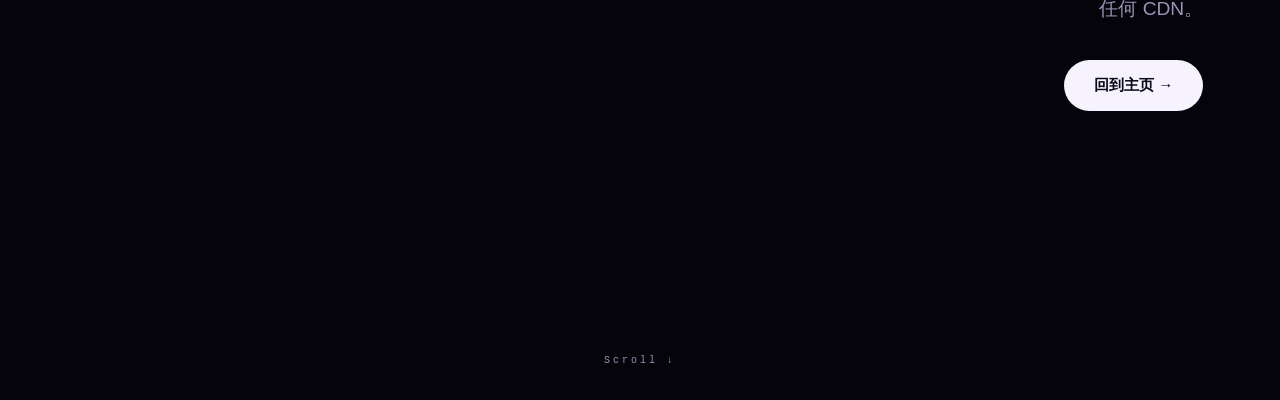
<file: galaxy.html>
<!doctype html>
<html lang="zh-CN">
<head>
<meta charset="utf-8">
<meta name="viewport" content="width=device-width, initial-scale=1">
<title>星系 · 李小朋</title>
<meta name="description" content="Three.js 星系：滚动穿过星云，镜头切换视角。">
<meta name="theme-color" content="#05040a">
<link rel="icon" href="assets/logo-mark.png">
<style>
  :root{
    --ink:#f6f3ff;
    --muted:#9b93b8;
    --acid:#ccff00;
    --violet:#8b6bff;
    --sans:-apple-system,BlinkMacSystemFont,"Segoe UI","PingFang SC","Hiragino Sans GB","Microsoft YaHei",sans-serif;
    --mono:ui-monospace,"SF Mono","Cascadia Code",Consolas,monospace;
    --ease:cubic-bezier(.16,1,.3,1);
  }
  *{box-sizing:border-box}
  html,body{margin:0;background:#05040a;color:var(--ink)}
  body{font-family:var(--sans);-webkit-font-smoothing:antialiased;overflow-x:hidden}
  a{color:inherit;text-decoration:none}

  #scene{position:fixed;inset:0;width:100%;height:100%;display:block;z-index:0}

  .vignette{
    position:fixed;inset:0;z-index:1;pointer-events:none;
    background:
      linear-gradient(100deg,rgba(5,4,10,.82) 0%,rgba(5,4,10,.35) 34%,transparent 58%),
      radial-gradient(120% 90% at 50% 45%,transparent 35%,rgba(5,4,10,.55) 78%,#05040a 100%);
  }
  .grain{
    position:fixed;inset:0;z-index:2;pointer-events:none;opacity:.06;
    background-image:url("data:image/svg+xml,%3Csvg xmlns='http://www.w3.org/2000/svg'%3E%3Cfilter id='n'%3E%3CfeTurbulence type='fractalNoise' baseFrequency='.85' numOctaves='3'/%3E%3C/filter%3E%3Crect width='100%25' height='100%25' filter='url(%23n)'/%3E%3C/svg%3E");
  }

  .hud{
    position:fixed;top:0;left:0;right:0;z-index:20;
    display:flex;justify-content:space-between;align-items:center;
    padding:18px clamp(16px,4vw,48px);
    font-family:var(--mono);font-size:11px;letter-spacing:.22em;text-transform:uppercase;color:var(--muted);
  }
  .hud a:hover{color:var(--ink)}
  .hud .dot{display:inline-block;width:6px;height:6px;border-radius:50%;background:var(--acid);margin-right:9px;animation:pulse 2.4s infinite}
  @keyframes pulse{0%,100%{opacity:1}50%{opacity:.25}}

  .bar{position:fixed;top:0;left:0;right:0;height:2px;z-index:21}
  .bar i{display:block;height:100%;background:linear-gradient(90deg,#ffb37a,var(--violet),#5bd6ff);transform:scaleX(0);transform-origin:0 50%}

  main{position:relative;z-index:10}
  .pane{
    min-height:100svh;display:flex;align-items:center;
    padding:0 clamp(20px,6vw,90px);
  }
  .pane .inner{max-width:720px;opacity:0;transform:translateY(40px);transition:opacity 1.1s var(--ease),transform 1.1s var(--ease)}
  .pane.in .inner{opacity:1;transform:none}
  .pane.right{justify-content:flex-end}
  .pane.right .inner{text-align:right}

  .idx{font-family:var(--mono);font-size:11px;letter-spacing:.3em;text-transform:uppercase;color:var(--acid);margin:0 0 22px}
  h1{margin:0;font-size:clamp(2.6rem,8vw,7rem);line-height:.98;letter-spacing:-.045em;font-weight:800}
  h1 em{font-style:normal;color:transparent;-webkit-text-stroke:1px rgba(246,243,255,.65)}
  p{margin:26px 0 0;max-width:38ch;color:var(--muted);font-size:clamp(1rem,1.7vw,1.2rem);line-height:1.8}
  .pane.right p{margin-left:auto}
  .hint{position:absolute;bottom:34px;left:50%;transform:translateX(-50%);font-family:var(--mono);font-size:10px;letter-spacing:.3em;color:var(--muted);animation:float 2.6s ease-in-out infinite}
  @keyframes float{0%,100%{transform:translate(-50%,0);opacity:.5}50%{transform:translate(-50%,8px);opacity:1}}

  .cta{
    display:inline-flex;align-items:center;gap:10px;margin-top:34px;padding:16px 30px;border-radius:999px;
    background:var(--ink);color:#0a0812;font-weight:700;font-size:15px;
    transition:transform .4s var(--ease),background-color .4s;
  }
  .cta:hover{background:var(--acid);transform:translateY(-2px)}

  .loader{position:fixed;inset:0;z-index:100;background:#05040a;display:grid;place-items:center;transition:opacity .8s}
  .loader.done{opacity:0;pointer-events:none}
  .loader p{margin:0;font-family:var(--mono);font-size:11px;letter-spacing:.3em;color:var(--muted);text-transform:uppercase}

  @media (max-width:760px){
    .pane.right{justify-content:flex-start}
    .pane.right .inner{text-align:left}
    .pane.right p{margin-left:0}
  }
  @media (prefers-reduced-motion:reduce){
    .hint{animation:none}
    .pane .inner{opacity:1;transform:none}
  }
</style>
</head>
<body>

<canvas id="scene"></canvas>
<div class="vignette"></div>
<div class="grain"></div>
<div class="bar"><i id="bar"></i></div>

<header class="hud">
  <span><span class="dot"></span>Scale / 星系</span>
  <a href="index.html">← 回到主页</a>
</header>

<div class="loader" id="loader"><p>正在生成 6 万个粒子…</p></div>

<main>
  <section class="pane">
    <div class="inner">
      <p class="idx">01 — Fly Through</p>
      <h1>穿过<br>整个星系</h1>
      <p>六万个粒子，三条旋臂。镜头从外面一路飞进去，穿过核心，再从另一侧回头看。</p>
    </div>
    <span class="hint">Scroll ↓</span>
  </section>

  <section class="pane right">
    <div class="inner">
      <p class="idx">02 — Parallax</p>
      <h1>每一层<br>都在<em>动</em></h1>
      <p>近处的尘埃转得快，远处的星空几乎不动。深度差本身就是动效。</p>
    </div>
  </section>

  <section class="pane">
    <div class="inner">
      <p class="idx">03 — Perspective Shift</p>
      <h1>镜头<br>转过来了</h1>
      <p>同一团东西，从背后看是完全不同的样子。这就是视频里那种“视角切换”。</p>
    </div>
  </section>

  <section class="pane right">
    <div class="inner">
      <p class="idx">04 — End</p>
      <h1>看完了</h1>
      <p>整个场景 654KB 的 three.js，本地托管，不依赖任何 CDN。</p>
      <a class="cta" href="index.html">回到主页 →</a>
    </div>
  </section>
</main>

<script src="assets/vendor/three.min.js"></script>
<script>
(function () {
  'use strict';
  var canvas = document.getElementById('scene');
  var loader = document.getElementById('loader');
  var bar = document.getElementById('bar');
  var reduce = window.matchMedia('(prefers-reduced-motion: reduce)').matches;

  if (!window.THREE || !canvas.getContext) {
    loader.innerHTML = '<p>你的浏览器不支持 WebGL</p>';
    return;
  }

  var THREE = window.THREE;
  var renderer, scene, camera, galaxy, stars, nebulas = [];
  var mouse = { x: 0, y: 0, tx: 0, ty: 0 };
  var scroll = 0, scrollTarget = 0;
  var running = true;

  function init() {
    renderer = new THREE.WebGLRenderer({ canvas: canvas, antialias: true });
    renderer.setPixelRatio(Math.min(window.devicePixelRatio || 1, 2));
    renderer.setSize(window.innerWidth, window.innerHeight);
    renderer.setClearColor(0x05040a, 1);

    scene = new THREE.Scene();
    camera = new THREE.PerspectiveCamera(58, window.innerWidth / window.innerHeight, 0.1, 400);
    camera.position.set(0, 2.4, 17);

    // 圆形光点贴图
    var c = document.createElement('canvas');
    c.width = c.height = 64;
    var g2 = c.getContext('2d');
    var grd = g2.createRadialGradient(32, 32, 0, 32, 32, 32);
    grd.addColorStop(0, 'rgba(255,255,255,1)');
    grd.addColorStop(.35, 'rgba(255,255,255,.65)');
    grd.addColorStop(1, 'rgba(255,255,255,0)');
    g2.fillStyle = grd;
    g2.fillRect(0, 0, 64, 64);
    var sprite = new THREE.CanvasTexture(c);

    galaxy = buildGalaxy(sprite);
    scene.add(galaxy);

    stars = buildStars(sprite);
    scene.add(stars);

    buildNebulas();
    bind();
    animate(0);

    window.setTimeout(function () { loader.classList.add('done'); }, 600);
  }

  function buildGalaxy(sprite) {
    var COUNT = 60000;
    var positions = new Float32Array(COUNT * 3);
    var colors = new Float32Array(COUNT * 3);
    var R = 9;
    var core = new THREE.Color('#ffd9a8');
    var mid = new THREE.Color('#ff8f6b');
    var outer = new THREE.Color('#7f6bff');
    var tmp = new THREE.Color();

    for (var i = 0; i < COUNT; i++) {
      var r = Math.pow(Math.random(), 0.62) * R;
      var branch = (i % 3) * (Math.PI * 2 / 3);
      var spin = r * 0.62;
      var spread = Math.pow(Math.random(), 3) * (Math.random() < 0.5 ? 1 : -1) * (0.35 + r * 0.09);

      var x = Math.cos(branch + spin) * r + spread;
      var z = Math.sin(branch + spin) * r + spread;
      var y = Math.pow(Math.random(), 3) * (Math.random() < 0.5 ? 1 : -1) * (0.25 + r * 0.05);

      positions[i * 3] = x;
      positions[i * 3 + 1] = y * 0.55;
      positions[i * 3 + 2] = z;

      var t = Math.min(1, r / R);
      if (t < 0.5) tmp.copy(core).lerp(mid, t / 0.5);
      else tmp.copy(mid).lerp(outer, (t - 0.5) / 0.5);

      colors[i * 3] = tmp.r;
      colors[i * 3 + 1] = tmp.g;
      colors[i * 3 + 2] = tmp.b;
    }

    var geo = new THREE.BufferGeometry();
    geo.setAttribute('position', new THREE.BufferAttribute(positions, 3));
    geo.setAttribute('color', new THREE.BufferAttribute(colors, 3));

    var mat = new THREE.PointsMaterial({
      size: 0.055,
      map: sprite,
      vertexColors: true,
      transparent: true,
      blending: THREE.AdditiveBlending,
      depthWrite: false,
      sizeAttenuation: true,
      opacity: 0.95
    });

    var pts = new THREE.Points(geo, mat);
    pts.rotation.x = -0.12;
    return pts;
  }

  function buildStars(sprite) {
    var COUNT = 2600;
    var pos = new Float32Array(COUNT * 3);
    for (var i = 0; i < COUNT; i++) {
      var r = 34 + Math.random() * 70;
      var th = Math.random() * Math.PI * 2;
      var ph = Math.acos(2 * Math.random() - 1);
      pos[i * 3] = r * Math.sin(ph) * Math.cos(th);
      pos[i * 3 + 1] = r * Math.cos(ph) * 0.6;
      pos[i * 3 + 2] = r * Math.sin(ph) * Math.sin(th);
    }
    var geo = new THREE.BufferGeometry();
    geo.setAttribute('position', new THREE.BufferAttribute(pos, 3));
    var mat = new THREE.PointsMaterial({
      size: 0.9, map: sprite, color: 0xbfc8ff, transparent: true,
      blending: THREE.AdditiveBlending, depthWrite: false, opacity: 0.75
    });
    return new THREE.Points(geo, mat);
  }

  function buildNebulas() {
    var colors = ['#8b6bff', '#ff8f6b', '#5bd6ff', '#ccff00'];
    for (var i = 0; i < 8; i++) {
      var c = document.createElement('canvas');
      c.width = c.height = 128;
      var ctx = c.getContext('2d');
      var grd = ctx.createRadialGradient(64, 64, 0, 64, 64, 64);
      var col = new THREE.Color(colors[i % colors.length]);
      grd.addColorStop(0, 'rgba(' + Math.round(col.r * 255) + ',' + Math.round(col.g * 255) + ',' + Math.round(col.b * 255) + ',.5)');
      grd.addColorStop(0.5, 'rgba(' + Math.round(col.r * 255) + ',' + Math.round(col.g * 255) + ',' + Math.round(col.b * 255) + ',.12)');
      grd.addColorStop(1, 'rgba(0,0,0,0)');
      ctx.fillStyle = grd;
      ctx.fillRect(0, 0, 128, 128);

      var tex = new THREE.CanvasTexture(c);
      var mat = new THREE.SpriteMaterial({ map: tex, transparent: true, blending: THREE.AdditiveBlending, depthWrite: false, opacity: 0.55 });
      var s = new THREE.Sprite(mat);
      var a = Math.random() * Math.PI * 2;
      var r = 5 + Math.random() * 9;
      s.position.set(Math.cos(a) * r, (Math.random() - 0.5) * 4, Math.sin(a) * r);
      var sc = 6 + Math.random() * 10;
      s.scale.set(sc, sc, 1);
      scene.add(s);
      nebulas.push(s);
    }
  }

  function bind() {
    window.addEventListener('resize', function () {
      camera.aspect = window.innerWidth / window.innerHeight;
      camera.updateProjectionMatrix();
      renderer.setSize(window.innerWidth, window.innerHeight);
    }, { passive: true });

    window.addEventListener('mousemove', function (e) {
      mouse.tx = (e.clientX / window.innerWidth - 0.5) * 2;
      mouse.ty = (e.clientY / window.innerHeight - 0.5) * 2;
    }, { passive: true });

    document.addEventListener('visibilitychange', function () { running = !document.hidden; });
  }

  var clock = 0;

  function animate() {
    window.requestAnimationFrame(animate);
    if (!running) return;

    clock += 0.006;

    var docH = document.documentElement.scrollHeight - window.innerHeight;
    scrollTarget = docH > 0 ? Math.min(1, Math.max(0, window.scrollY / docH)) : 0;
    scroll += (scrollTarget - scroll) * 0.06;

    mouse.x += (mouse.tx - mouse.x) * 0.05;
    mouse.y += (mouse.ty - mouse.y) * 0.05;

    var p = reduce ? 0.25 : scroll;

    // 镜头：从外围绕进去，穿过核心，再从背后看
    var radius = 17 - p * 21;
    var angle = p * Math.PI * 1.7 - 0.4;
    var camX = Math.cos(angle) * radius;
    var camZ = Math.sin(angle) * radius;
    var camY = 2.4 - p * 3.4 + Math.sin(p * Math.PI) * 1.6;

    camera.position.x += (camX - camera.position.x) * 0.06;
    camera.position.y += (camY - camera.position.y) * 0.06;
    camera.position.z += (camZ - camera.position.z) * 0.06;

    // 鼠标视差
    camera.position.x += mouse.x * 0.9;
    camera.position.y += -mouse.y * 0.6;

    var lookX = mouse.x * 0.6;
    var lookY = -mouse.y * 0.4;
    camera.lookAt(lookX, lookY, 0);

    // 银河自转 + 呼吸
    galaxy.rotation.y += 0.0009;
    galaxy.rotation.x = -0.12 + Math.sin(clock * 0.4) * 0.02;

    stars.rotation.y -= 0.00018;
    stars.rotation.x += 0.00005;

    for (var i = 0; i < nebulas.length; i++) {
      nebulas[i].material.opacity = 0.35 + Math.sin(clock * 0.8 + i) * 0.12;
    }

    if (bar) bar.style.transform = 'scaleX(' + p + ')';

    renderer.render(scene, camera);
  }

  // 等一帧再初始化，保证 canvas 尺寸正确
  window.requestAnimationFrame(function () {
    try { init(); } catch (e) {
      loader.innerHTML = '<p>WebGL 初始化失败</p>';
    }
  });

  // 段落进场
  var panes = document.querySelectorAll('.pane');
  if ('IntersectionObserver' in window) {
    var io = new IntersectionObserver(function (es) {
      es.forEach(function (e) { if (e.isIntersecting) e.target.classList.add('in'); });
    }, { threshold: 0.35 });
    panes.forEach(function (p) { io.observe(p); });
  } else {
    panes.forEach(function (p) { p.classList.add('in'); });
  }
})();
</script>
</body>
</html>
</file>
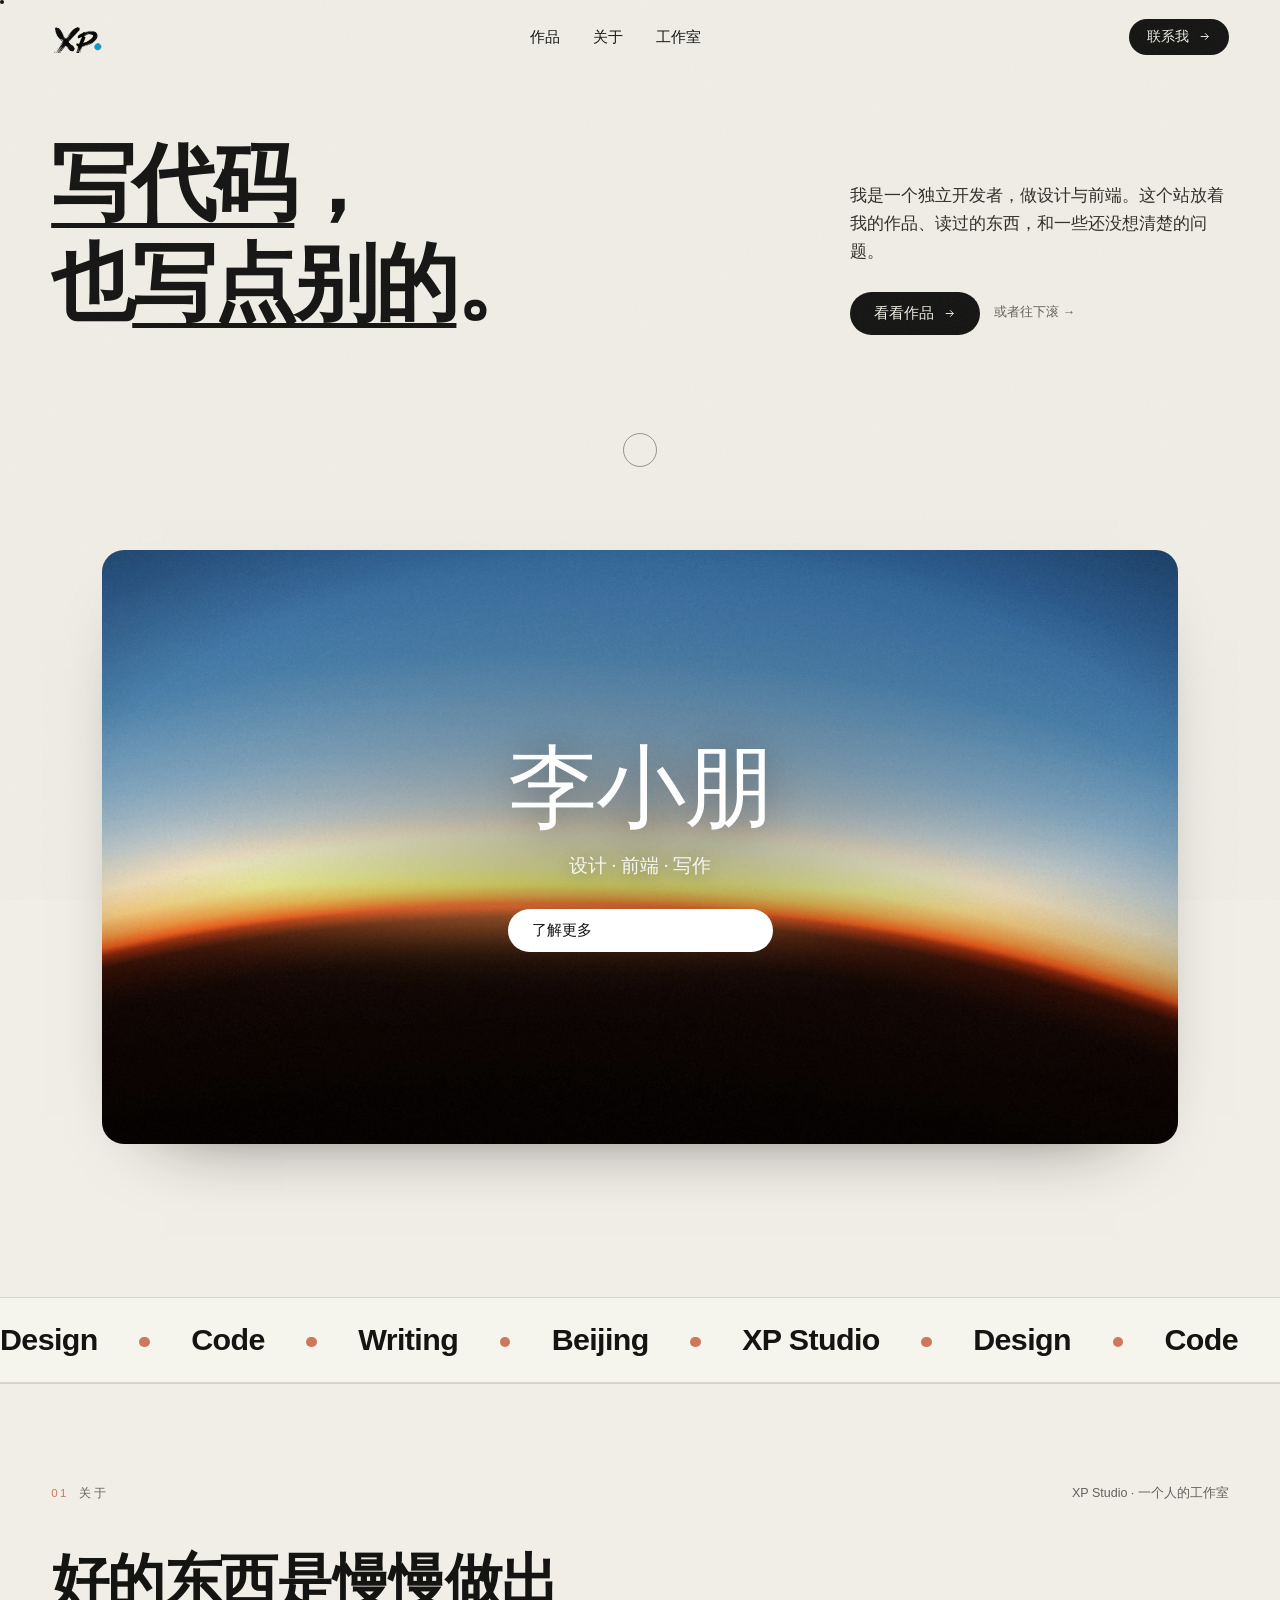
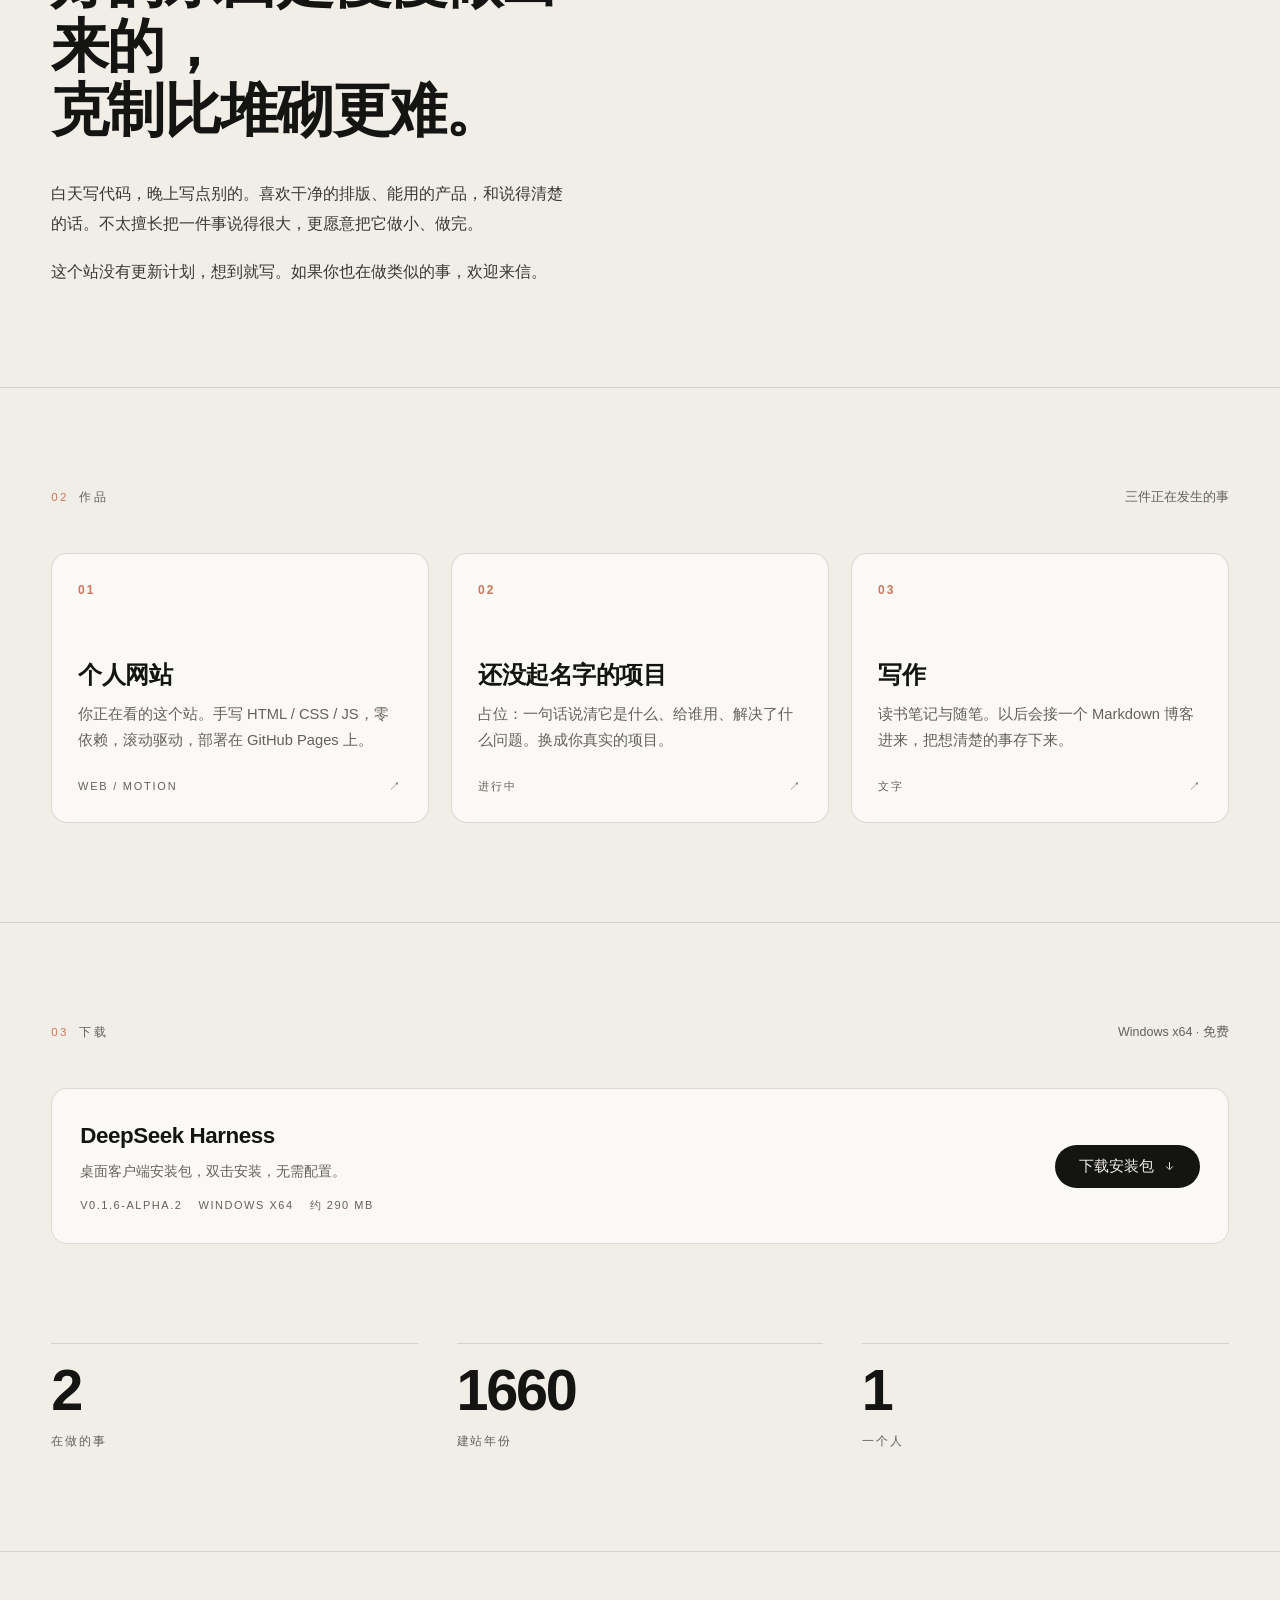
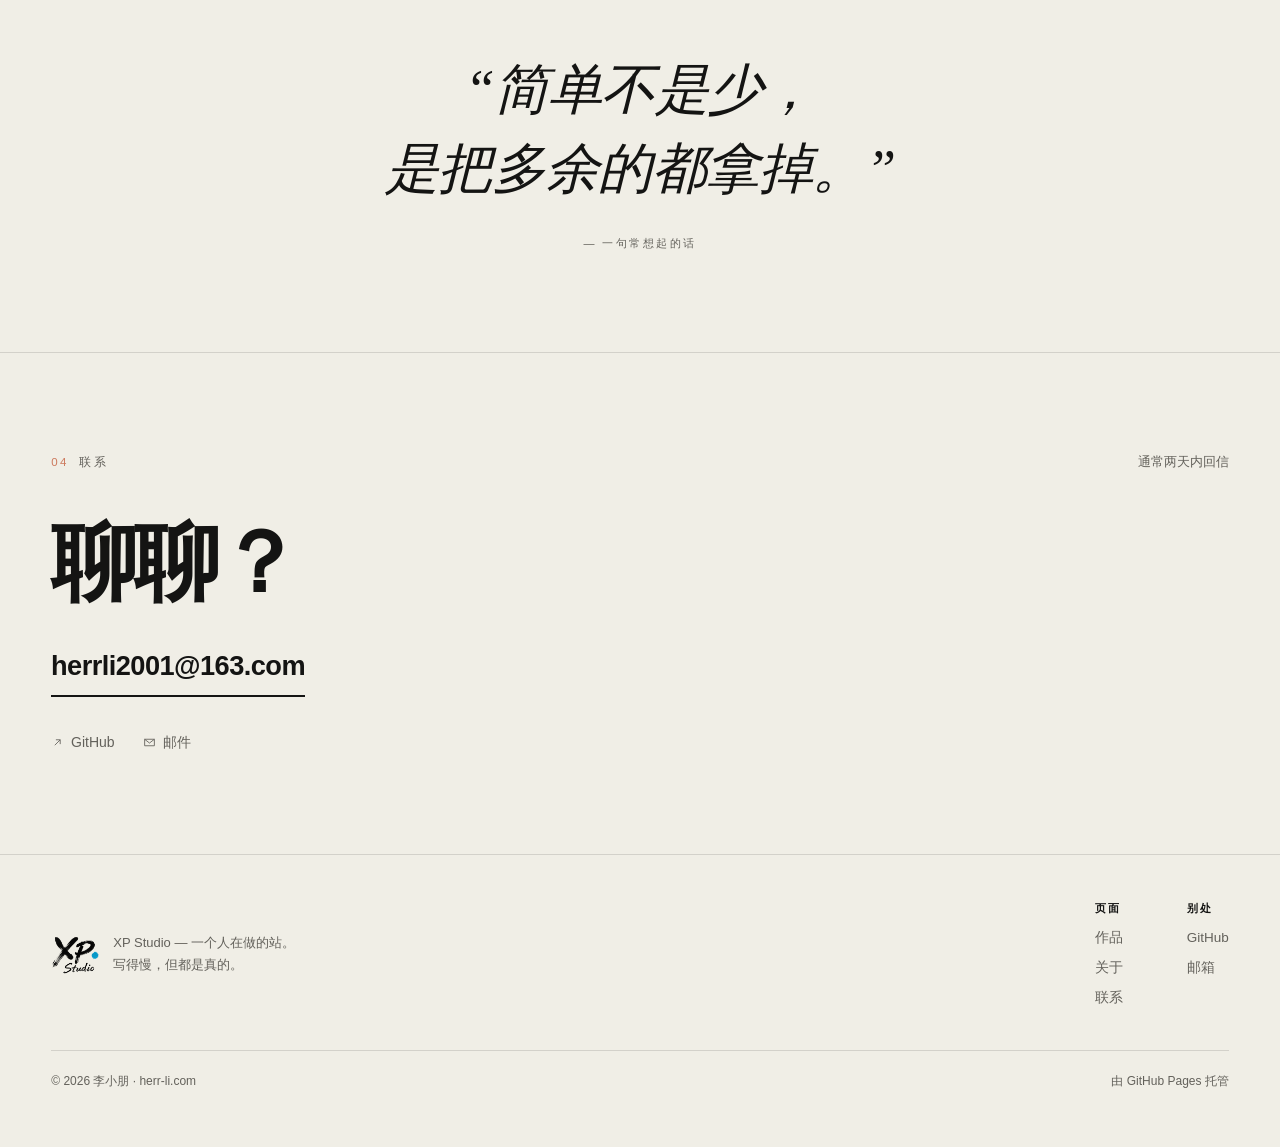
<file: original.html>
<!doctype html>
<html lang="zh-CN">
<head>
<meta charset="utf-8">
<meta name="viewport" content="width=device-width, initial-scale=1">
<title>李小朋 · XP Studio</title>
<meta name="description" content="李小朋（Li Xiaopeng）——设计、前端与写作。">
<meta name="theme-color" content="#F0EEE6">
<link rel="canonical" href="https://herr-li.com/">
<meta property="og:type" content="website">
<meta property="og:title" content="李小朋 · XP Studio">
<meta property="og:description" content="写代码，也写点别的。">
<meta property="og:url" content="https://herr-li.com/">
<meta property="og:image" content="https://herr-li.com/assets/earth.jpg">
<meta name="twitter:card" content="summary_large_image">
<link rel="icon" href="assets/logo.png">

<style>
  :root{
    --paper:#F0EEE6;
    --paper-2:#FAF9F5;
    --ink:#141413;
    --muted:#63615B;
    --line:rgba(20,20,19,.13);
    --clay:#CC785C;
    --serif:Georgia,"Songti SC","STSong","SimSun",serif;
    --sans:-apple-system,BlinkMacSystemFont,"Segoe UI","PingFang SC","Hiragino Sans GB","Microsoft YaHei",sans-serif;
    --ease:cubic-bezier(.22,.61,.36,1);
    --ease-out:cubic-bezier(.16,1,.3,1);
    --pad:clamp(20px,4vw,56px);
  }

  *{box-sizing:border-box}
  html{scroll-behavior:smooth}
  body{
    margin:0;background:var(--paper);color:var(--ink);
    font-family:var(--sans);font-size:16px;line-height:1.7;
    -webkit-font-smoothing:antialiased;overflow-x:hidden;
  }
  a{color:inherit;text-decoration:none}
  ::selection{background:var(--ink);color:var(--paper)}
  .wrap{max-width:1320px;margin:0 auto;padding:0 var(--pad)}

  .grain{
    position:fixed;inset:0;z-index:70;pointer-events:none;opacity:.05;
    background-image:url("data:image/svg+xml,%3Csvg xmlns='http://www.w3.org/2000/svg'%3E%3Cfilter id='n'%3E%3CfeTurbulence type='fractalNoise' baseFrequency='0.8' numOctaves='3' stitchTiles='stitch'/%3E%3C/filter%3E%3Crect width='100%25' height='100%25' filter='url(%23n)'/%3E%3C/svg%3E");
  }
  .bar{position:fixed;top:0;left:0;right:0;height:2px;z-index:80;pointer-events:none}
  .bar i{display:block;height:100%;background:var(--ink);transform:scaleX(0);transform-origin:0 50%}

  /* 光标 */
  .cur,.cur-dot{position:fixed;top:0;left:0;border-radius:50%;pointer-events:none;z-index:90;opacity:0;transition:opacity .3s}
  .cur{width:34px;height:34px;border:1px solid rgba(20,20,19,.4);transition:width .4s var(--ease-out),height .4s var(--ease-out),background-color .4s,border-color .4s,opacity .3s}
  .cur-dot{width:4px;height:4px;background:var(--ink)}
  html.has-cur .cur,html.has-cur .cur-dot{opacity:1}
  html.has-cur.hot .cur{width:72px;height:72px;background:rgba(20,20,19,.06);border-color:var(--ink)}
  @media (pointer:fine){html.has-cur body,html.has-cur a,html.has-cur button{cursor:none}}

  /* 导航 */
  .nav{
    position:fixed;top:0;left:0;right:0;z-index:60;
    background:rgba(240,238,230,.94);backdrop-filter:blur(18px) saturate(150%);
    border-bottom:1px solid transparent;transition:border-color .5s var(--ease),background-color .5s;
  }
  .nav.scrolled{border-bottom-color:var(--line)}
  .nav-inner{display:flex;align-items:center;justify-content:space-between;height:74px}
  .mark{display:block;height:32px;width:auto;transition:transform .5s var(--ease-out)}
  .mark:hover{transform:rotate(-4deg) scale(1.04)}
  .nav-mid{display:flex;align-items:center;gap:clamp(18px,2.6vw,38px);font-size:14.5px;color:var(--ink)}
  .nav-mid a{position:relative;padding:4px 0;display:inline-block;will-change:transform}
  .nav-mid a::after{
    content:"";position:absolute;left:0;right:0;bottom:0;height:1px;background:var(--ink);
    transform:scaleX(0);transform-origin:right;transition:transform .5s var(--ease-out);
  }
  .nav-mid a:hover::after{transform:scaleX(1);transform-origin:left}
  .nav-right{display:flex;align-items:center;gap:12px}

  .pill{
    display:inline-flex;align-items:center;gap:9px;border:0;border-radius:999px;
    background:var(--ink);color:var(--paper);padding:14px 24px;
    font-family:var(--sans);font-size:14.5px;font-weight:500;line-height:1;
    transition:transform .45s var(--ease-out),background-color .4s,color .4s;
    will-change:transform;
  }
  .pill:hover{background:#000;transform:translateY(-2px)}
  .pill svg{width:13px;height:13px;fill:none;stroke:currentColor;stroke-width:1.8}
  .pill--sm{padding:11px 18px;font-size:13.5px}
  .pill--ghost{background:#fff;color:var(--ink)}
  .pill--ghost:hover{background:#fff;color:var(--ink)}

  /* 首屏 */
  .hero{padding:clamp(110px,15vh,170px) 0 clamp(40px,7vh,80px)}
  .hero-grid{display:grid;grid-template-columns:1.32fr .68fr;gap:clamp(28px,5vw,72px);align-items:end}
  .hero h1{
    margin:0;font-weight:800;letter-spacing:-.035em;
    font-size:clamp(2.7rem,6.6vw,5.6rem);line-height:1.14;
  }
  .u{
    display:inline-block;white-space:nowrap;
    text-decoration-line:underline;
    text-decoration-thickness:.065em;
    text-underline-offset:.13em;
    text-decoration-color:transparent;
    transition:text-decoration-color 1s var(--ease-out);
    transition-delay:var(--d,0s);
  }
  body.ready .u{text-decoration-color:currentColor}
  .hero-line{display:block;overflow:hidden;padding-bottom:.04em}
  .hero-line > span{
    display:block;transform:translateY(112%);
    transition:transform 1.15s var(--ease-out);transition-delay:var(--d,0s);
  }
  body.ready .hero-line > span{transform:none}

  .hero-side{max-width:44ch}
  .hero-side p{
    margin:0 0 26px;font-family:var(--serif);font-size:clamp(1.02rem,1.35vw,1.18rem);
    line-height:1.62;color:#2f2d29;
  }
  .hero-side .cta-row{display:flex;align-items:center;gap:14px;flex-wrap:wrap}
  .hero-side .hint{font-size:12.5px;color:var(--muted)}

  /* 展开舞台 */
  .stage{position:relative;height:100svh;display:grid;place-items:center;overflow:hidden}
  .frame{
    position:relative;margin:0;width:84vw;height:66vh;border-radius:22px;overflow:hidden;
    box-shadow:0 30px 80px -60px rgba(0,0,0,.9);
    transition:width .6s var(--ease-out),height .6s var(--ease-out),border-radius .6s var(--ease-out);
  }
  .frame.is-open{width:100%;height:100%;border-radius:0}
  .frame img{
    position:absolute;inset:0;width:100%;height:100%;object-fit:cover;
    transform:scale(1.08);transition:transform .9s var(--ease-out);will-change:transform;
  }
  .frame.is-open img{transform:scale(1)}
  .frame::after{
    content:"";position:absolute;inset:0;
    background:
      radial-gradient(72% 62% at 50% 46%,rgba(0,0,0,.34),rgba(0,0,0,0) 72%),
      radial-gradient(120% 80% at 50% 35%,rgba(0,0,0,0) 40%,rgba(0,0,0,.32) 100%);
  }
  .frame-copy{
    position:absolute;inset:0;z-index:1;display:grid;place-content:center;
    text-align:center;color:#fff;padding:24px;transition:transform .9s var(--ease-out);
  }
  .frame-copy h2{
    margin:0 0 18px;font-family:var(--serif);font-weight:400;font-style:normal;
    font-size:clamp(2.4rem,7vw,6rem);line-height:1;letter-spacing:-.02em;
    text-shadow:0 2px 40px rgba(0,0,0,.35);
  }
  .frame.is-open .frame-copy{transform:translateY(-14px)}
  .frame-copy p{
    margin:0 0 28px;font-family:var(--serif);font-size:clamp(.95rem,1.5vw,1.25rem);
    line-height:1.6;color:rgba(255,255,255,.92);text-shadow:0 1px 20px rgba(0,0,0,.4);
  }

  /* 跑马灯 */
  .marquee{border-block:1px solid var(--line);padding:16px 0;overflow:hidden;background:rgba(250,249,245,.55)}
  .track{display:flex;gap:2.6rem;width:max-content;animation:marq 36s linear infinite;will-change:transform}
  .marquee:hover .track{animation-play-state:paused}
  @keyframes marq{to{transform:translateX(-50%)}}
  .track span{font-weight:700;font-size:clamp(1.15rem,2.4vw,1.9rem);letter-spacing:-.02em;white-space:nowrap}
  .track span::after{content:"";display:inline-block;width:.34em;height:.34em;border-radius:50%;background:var(--clay);margin-left:2.6rem;vertical-align:middle}

  /* 区块 */
  section{position:relative;padding:clamp(64px,11vh,120px) 0;border-top:1px solid var(--line)}
  .sec-head{display:flex;align-items:baseline;justify-content:space-between;gap:20px;margin-bottom:clamp(28px,5vh,56px)}
  .sec-label{margin:0;font-size:11.5px;letter-spacing:.22em;text-transform:uppercase;color:var(--muted);display:flex;gap:10px}
  .sec-label b{font-weight:400;color:var(--clay)}
  .sec-note{margin:0;font-size:12.5px;color:var(--muted)}

  h2.big{
    margin:0;font-weight:800;letter-spacing:-.03em;
    font-size:clamp(1.9rem,4.6vw,3.6rem);line-height:1.12;max-width:16ch;
  }
  .prose{margin:clamp(24px,4vh,36px) 0 0;max-width:58ch;color:#3a3833;line-height:1.9;font-size:1rem}
  .prose + .prose{margin-top:1.1em}

  /* 作品 */
  .cards{display:grid;grid-template-columns:repeat(3,1fr);gap:clamp(14px,2vw,22px)}
  .card{
    position:relative;display:flex;flex-direction:column;justify-content:space-between;
    min-height:270px;padding:26px;background:var(--paper-2);
    border:1px solid var(--line);border-radius:16px;overflow:hidden;
    transition:transform .55s var(--ease-out),box-shadow .55s,border-color .55s;
    will-change:transform;
  }
  .card::before{
    content:"";position:absolute;inset:0;pointer-events:none;opacity:0;transition:opacity .45s;
    background:radial-gradient(340px circle at var(--mx,50%) var(--my,50%),rgba(20,20,19,.07),transparent 62%);
  }
  .card:hover::before{opacity:1}
  .card:hover{box-shadow:0 24px 60px -40px rgba(20,20,19,.6);border-color:rgba(20,20,19,.24)}
  .card .num{font-size:12px;letter-spacing:.18em;color:var(--clay);font-weight:600}
  .card h3{margin:auto 0 0;font-size:clamp(1.25rem,1.9vw,1.6rem);font-weight:700;letter-spacing:-.02em;line-height:1.3}
  .card p{margin:.7rem 0 0;font-size:.92rem;line-height:1.75;color:var(--muted)}
  .card .foot{display:flex;justify-content:space-between;align-items:center;margin-top:24px;font-size:11px;letter-spacing:.16em;text-transform:uppercase;color:var(--muted)}
  .card .arrow{transition:transform .5s var(--ease-out)}
  .card:hover .arrow{transform:translate(4px,-4px)}

  /* 下载 */
  .dl{
    display:flex;align-items:center;justify-content:space-between;gap:24px;flex-wrap:wrap;
    padding:28px;border:1px solid var(--line);border-radius:16px;background:var(--paper-2);
    transition:border-color .5s,box-shadow .5s;
  }
  .dl:hover{border-color:rgba(20,20,19,.24);box-shadow:0 24px 60px -45px rgba(20,20,19,.6)}
  .dl h3{margin:0 0 6px;font-size:clamp(1.1rem,1.8vw,1.4rem);font-weight:700;letter-spacing:-.02em}
  .dl p{margin:0;font-size:13.5px;color:var(--muted)}
  .dl .meta{display:flex;gap:16px;flex-wrap:wrap;margin-top:12px;font-size:11px;letter-spacing:.14em;text-transform:uppercase;color:var(--muted)}
  /* 数字 */
  .stats{display:grid;grid-template-columns:repeat(3,1fr);gap:clamp(16px,3vw,40px)}
  .stat{border-top:1px solid var(--line);padding-top:18px}
  .stat b{display:block;font-weight:800;font-size:clamp(2.2rem,4.6vw,3.6rem);line-height:1;letter-spacing:-.04em;font-variant-numeric:tabular-nums}
  .stat span{display:block;margin-top:12px;font-size:12px;letter-spacing:.16em;text-transform:uppercase;color:var(--muted)}

  /* 引言 */
  .quote{padding:clamp(60px,11vh,120px) 0;border-top:1px solid var(--line);text-align:center}
  .quote blockquote{margin:0 auto;max-width:20ch;font-family:var(--serif);font-style:italic;font-size:clamp(1.6rem,4.4vw,3.4rem);line-height:1.45;letter-spacing:-.01em}
  .quote cite{display:block;margin-top:26px;font-style:normal;font-size:11px;letter-spacing:.22em;text-transform:uppercase;color:var(--muted)}

  /* 联系 */
  .contact h2{margin:0 0 clamp(24px,4vh,40px);font-weight:800;letter-spacing:-.04em;font-size:clamp(2.4rem,7vw,5.4rem);line-height:1.02}
  .mail{display:inline-block;position:relative;font-size:clamp(1.05rem,2.4vw,1.7rem);font-weight:600;letter-spacing:-.02em;padding-bottom:8px;will-change:transform}
  .mail::after{content:"";position:absolute;left:0;right:0;bottom:0;height:2px;background:var(--ink);transition:transform .6s var(--ease-out)}
  .mail:hover::after{transform:scaleX(.35);transform-origin:left}
  .links{display:flex;flex-wrap:wrap;gap:12px 28px;margin-top:34px;font-size:14px;color:var(--muted)}
  .links a{display:inline-flex;align-items:center;gap:7px;transition:color .3s;will-change:transform}
  .links a:hover{color:var(--ink)}
  .links svg{width:13px;height:13px;fill:none;stroke:currentColor;stroke-width:1.6}

  /* 页脚 */
  footer{border-top:1px solid var(--line);padding:44px 0 56px}
  .foot-grid{display:flex;justify-content:space-between;flex-wrap:wrap;gap:28px}
  .foot-brand{display:flex;align-items:center;gap:14px}
  .foot-brand img{height:46px;width:auto}
  .foot-brand p{margin:0;font-size:13px;color:var(--muted);max-width:26ch;line-height:1.7}
  .foot-cols{display:flex;gap:clamp(28px,5vw,64px);font-size:13.5px;color:var(--muted)}
  .foot-cols h4{margin:0 0 10px;font-size:11px;letter-spacing:.2em;text-transform:uppercase;color:var(--ink);font-weight:600}
  .foot-cols ul{list-style:none;margin:0;padding:0;display:grid;gap:7px}
  .foot-cols a:hover{color:var(--ink)}
  .legal{margin-top:40px;padding-top:20px;border-top:1px solid var(--line);font-size:12px;color:var(--muted);display:flex;justify-content:space-between;flex-wrap:wrap;gap:8px}

  .totop{
    position:fixed;right:clamp(16px,3vw,34px);bottom:26px;z-index:65;
    width:46px;height:46px;border-radius:50%;display:grid;place-items:center;
    background:var(--paper-2);border:1px solid var(--line);color:var(--ink);
    opacity:0;pointer-events:none;transform:translateY(14px) scale(.9);
    transition:opacity .5s var(--ease),transform .5s var(--ease),background-color .4s,color .4s;
  }
  .totop.show{opacity:1;pointer-events:auto;transform:none}
  .totop:hover{background:var(--ink);color:var(--paper)}
  .totop svg{width:14px;height:14px;fill:none;stroke:currentColor;stroke-width:1.8}

  /* 进场 */
  .reveal{opacity:0;transform:translateY(26px);transition:opacity .95s var(--ease-out),transform .95s var(--ease-out);transition-delay:var(--d,0s)}
  .reveal.in{opacity:1;transform:none}

  @media (max-width:980px){
    .hero-grid{grid-template-columns:1fr;gap:34px}
    .hero-side{max-width:none}
    .cards{grid-template-columns:1fr}
    .card{min-height:0}
    .stats{grid-template-columns:1fr}
    .frame{width:90vw;height:60vh}
    .nav-mid{display:none}
  }
  @media (prefers-reduced-motion:reduce){
    html{scroll-behavior:auto}
    *,*::before,*::after{animation-duration:.001ms!important;transition-duration:.001ms!important}
    .hero-line > span{transform:none}
    .u::after{transform:scaleX(1)}
    .reveal{opacity:1;transform:none}
  }
</style>
<noscript><style>.hero-line > span{transform:none!important}.reveal{opacity:1!important;transform:none!important}</style></noscript>
</head>
<body>

<div class="grain" aria-hidden="true"></div>
<div class="bar" aria-hidden="true"><i id="bar"></i></div>
<div class="cur" aria-hidden="true"></div>
<div class="cur-dot" aria-hidden="true"></div>

<header class="nav" id="nav">
  <div class="wrap nav-inner">
    <a href="#top" aria-label="XP Studio"><img class="mark" src="assets/logo-mark.png" alt="XP Studio"></a>
    <nav class="nav-mid">
      <a href="#work" data-mag>作品</a>
      <a href="#about" data-mag>关于</a>
      <a href="#show" data-mag>工作室</a>
    </nav>
    <div class="nav-right">
      <a class="pill pill--sm" href="#contact" data-mag>
        联系我
        <svg viewBox="0 0 24 24"><path d="M5 12h14M13 6l6 6-6 6"/></svg>
      </a>
    </div>
  </div>
</header>

<main id="top">

  <!-- 首屏 -->
  <section class="hero" style="border-top:0">
    <div class="wrap">
      <div class="hero-grid">
        <h1>
          <span class="hero-line"><span style="--d:.15s"><span class="u" style="--d:.75s">写代码</span>，</span></span>
          <span class="hero-line"><span style="--d:.25s">也<span class="u" style="--d:.9s">写点别的</span>。</span></span>
        </h1>
        <div class="hero-side reveal" style="--d:.5s">
          <p>我是一个独立开发者，做设计与前端。这个站放着我的作品、读过的东西，和一些还没想清楚的问题。</p>
          <div class="cta-row">
            <a class="pill" href="#work" data-mag>
              看看作品
              <svg viewBox="0 0 24 24"><path d="M5 12h14M13 6l6 6-6 6"/></svg>
            </a>
            <span class="hint">或者往下滚 →</span>
          </div>
        </div>
      </div>
    </div>
  </section>

  <!-- 滚动展开 -->
  <section class="stage" id="stage" style="border-top:0;padding:0">
    <figure class="frame" id="frame">
      <img id="frameImg" src="assets/earth.jpg" alt="大气层日出" loading="eager">
      <figcaption class="frame-copy" id="frameCopy">
        <h2>李小朋</h2>
        <p>设计 · 前端 · 写作</p>
        <a class="pill pill--ghost" href="#about" data-mag>了解更多</a>
      </figcaption>
    </figure>
  </section>

  <!-- 跑马灯 -->
  <div class="marquee" aria-hidden="true">
    <div class="track">
      <span>Design</span><span>Code</span><span>Writing</span><span>Beijing</span><span>XP Studio</span>
      <span>Design</span><span>Code</span><span>Writing</span><span>Beijing</span><span>XP Studio</span>
    </div>
  </div>

  <!-- 关于 -->
  <section id="about">
    <div class="wrap">
      <div class="sec-head">
        <p class="sec-label"><b>01</b> 关于</p>
        <p class="sec-note">XP Studio · 一个人的工作室</p>
      </div>
      <h2 class="big reveal">好的东西是慢慢做出来的，<br>克制比堆砌更难。</h2>
      <p class="prose reveal" style="--d:.08s">白天写代码，晚上写点别的。喜欢干净的排版、能用的产品，和说得清楚的话。不太擅长把一件事说得很大，更愿意把它做小、做完。</p>
      <p class="prose reveal" style="--d:.14s">这个站没有更新计划，想到就写。如果你也在做类似的事，欢迎来信。</p>
    </div>
  </section>

  <!-- 作品 -->
  <section id="work">
    <div class="wrap">
      <div class="sec-head">
        <p class="sec-label"><b>02</b> 作品</p>
        <p class="sec-note">三件正在发生的事</p>
      </div>
      <div class="cards">
        <article class="card reveal" data-tilt>
          <span class="num">01</span>
          <h3>个人网站</h3>
          <p>你正在看的这个站。手写 HTML / CSS / JS，零依赖，滚动驱动，部署在 GitHub Pages 上。</p>
          <div class="foot"><span>Web / Motion</span><span class="arrow">↗</span></div>
        </article>
        <article class="card reveal" data-tilt style="--d:.08s">
          <span class="num">02</span>
          <h3>还没起名字的项目</h3>
          <p>占位：一句话说清它是什么、给谁用、解决了什么问题。换成你真实的项目。</p>
          <div class="foot"><span>进行中</span><span class="arrow">↗</span></div>
        </article>
        <article class="card reveal" data-tilt style="--d:.16s">
          <span class="num">03</span>
          <h3>写作</h3>
          <p>读书笔记与随笔。以后会接一个 Markdown 博客进来，把想清楚的事存下来。</p>
          <div class="foot"><span>文字</span><span class="arrow">↗</span></div>
        </article>
      </div>
    </div>
  </section>

  <!-- 下载 -->
  <section id="download">
    <div class="wrap">
      <div class="sec-head">
        <p class="sec-label"><b>03</b> 下载</p>
        <p class="sec-note">Windows x64 · 免费</p>
      </div>
      <div class="dl reveal">
        <div>
          <h3>DeepSeek Harness</h3>
          <p>桌面客户端安装包，双击安装，无需配置。</p>
          <div class="meta"><span>v0.1.6-alpha.2</span><span>Windows x64</span><span>约 290 MB</span></div>
        </div>
        <a class="pill" href="https://github.com/herrli2001-rgb/herrli2001-rgb.github.io/releases/download/v0.1.6-alpha.2/DeepSeek-Harness-0.1.6-alpha.2-Windows-x64.exe" data-mag>
          下载安装包
          <svg viewBox="0 0 24 24"><path d="M12 4v12M6 12l6 6 6-6"/></svg>
        </a>
      </div>
    </div>
  </section>
  <!-- 数字 -->
  <section style="border-top:0;padding-top:0">
    <div class="wrap">
      <div class="stats">
        <div class="stat reveal"><b data-count="3">0</b><span>在做的事</span></div>
        <div class="stat reveal" style="--d:.08s"><b data-count="2026">0</b><span>建站年份</span></div>
        <div class="stat reveal" style="--d:.16s"><b data-count="1">0</b><span>一个人</span></div>
      </div>
    </div>
  </section>

  <!-- 引言 -->
  <div class="quote">
    <div class="wrap">
      <blockquote class="reveal">“简单不是少，<br>是把多余的都拿掉。”</blockquote>
      <cite class="reveal" style="--d:.08s">— 一句常想起的话</cite>
    </div>
  </div>

  <!-- 联系 -->
  <section class="contact" id="contact">
    <div class="wrap">
      <div class="sec-head">
        <p class="sec-label"><b>04</b> 联系</p>
        <p class="sec-note">通常两天内回信</p>
      </div>
      <h2 class="reveal">聊聊？</h2>
      <a class="mail reveal" href="mailto:herrli2001@163.com" style="--d:.06s" data-mag>herrli2001@163.com</a>
      <div class="links reveal" style="--d:.12s">
        <a href="https://github.com/herrli2001-rgb" data-mag>
          <svg viewBox="0 0 24 24"><path d="M7 17 17 7M9 7h8v8"/></svg>GitHub
        </a>
        <a href="mailto:herrli2001@163.com" data-mag>
          <svg viewBox="0 0 24 24"><path d="M3 6h18v12H3zM3 6l9 7 9-7"/></svg>邮件
        </a>
      </div>
    </div>
  </section>

  <footer id="show">
    <div class="wrap">
      <div class="foot-grid">
        <div class="foot-brand">
          <img src="assets/logo.png" alt="XP Studio">
          <p>XP Studio — 一个人在做的站。写得慢，但都是真的。</p>
        </div>
        <div class="foot-cols">
          <div>
            <h4>页面</h4>
            <ul>
              <li><a href="#work">作品</a></li>
              <li><a href="#about">关于</a></li>
              <li><a href="#contact">联系</a></li>
            </ul>
          </div>
          <div>
            <h4>别处</h4>
            <ul>
              <li><a href="https://github.com/herrli2001-rgb">GitHub</a></li>
              <li><a href="mailto:herrli2001@163.com">邮箱</a></li>
            </ul>
          </div>
        </div>
      </div>
      <div class="legal">
        <span>© <span id="year">2026</span> 李小朋 · herr-li.com</span>
        <span>由 GitHub Pages 托管</span>
      </div>
    </div>
  </footer>

</main>

<a class="totop" href="#top" id="totop" aria-label="回到顶部">
  <svg viewBox="0 0 24 24"><path d="M12 19V5M5 12l7-7 7 7"/></svg>
</a>

<script>
(function () {
  'use strict';

  var reduce = window.matchMedia('(prefers-reduced-motion: reduce)').matches;
  var fine = window.matchMedia('(pointer:fine)').matches;
  var root = document.documentElement;
  var body = document.body;
  var RAF = window.requestAnimationFrame.bind(window);
  function clamp(v, a, b) { return Math.max(a, Math.min(b, v)); }

  document.getElementById('year').textContent = new Date().getFullYear();

  // 入场
  RAF(function () {
    RAF(function () { body.classList.add('ready'); });
  });

  // 进场观察
  var items = document.querySelectorAll('.reveal');
  if (reduce || !('IntersectionObserver' in window)) {
    items.forEach(function (el) { el.classList.add('in'); });
  } else {
    var io = new IntersectionObserver(function (entries) {
      entries.forEach(function (e) {
        if (!e.isIntersecting) return;
        e.target.classList.add('in');
        io.unobserve(e.target);
      });
    }, { threshold: 0.1, rootMargin: '0px 0px -6% 0px' });
    items.forEach(function (el) { io.observe(el); });
  }

  // 光标 / 磁吸 / 倾斜
  if (fine && !reduce) {
    root.classList.add('has-cur');
    var ring = document.querySelector('.cur');
    var dot = document.querySelector('.cur-dot');
    var mx = window.innerWidth / 2, my = window.innerHeight / 2, rx = mx, ry = my;

    window.addEventListener('mousemove', function (e) {
      mx = e.clientX; my = e.clientY;
      dot.style.transform = 'translate(' + mx + 'px,' + my + 'px) translate(-50%,-50%)';
    }, { passive: true });

    (function follow() {
      rx += (mx - rx) * .16; ry += (my - ry) * .16;
      ring.style.transform = 'translate(' + rx + 'px,' + ry + 'px) translate(-50%,-50%)';
      RAF(follow);
    })();

    document.querySelectorAll('a, button, .card, .frame').forEach(function (el) {
      el.addEventListener('mouseenter', function () { root.classList.add('hot'); });
      el.addEventListener('mouseleave', function () { root.classList.remove('hot'); });
    });

    document.querySelectorAll('[data-mag]').forEach(function (el) {
      el.addEventListener('mousemove', function (e) {
        var r = el.getBoundingClientRect();
        el.style.transform = 'translate(' + ((e.clientX - r.left - r.width / 2) * .22) + 'px,' + ((e.clientY - r.top - r.height / 2) * .32) + 'px)';
      });
      el.addEventListener('mouseleave', function () { el.style.transform = ''; });
    });

    document.querySelectorAll('[data-tilt]').forEach(function (card) {
      card.addEventListener('mousemove', function (e) {
        var r = card.getBoundingClientRect();
        var px = (e.clientX - r.left) / r.width - .5;
        var py = (e.clientY - r.top) / r.height - .5;
        card.style.transform = 'perspective(1000px) rotateY(' + (px * 6).toFixed(2) + 'deg) rotateX(' + (-py * 6).toFixed(2) + 'deg) translateY(-4px)';
        card.style.setProperty('--mx', ((e.clientX - r.left) / r.width * 100).toFixed(1) + '%');
        card.style.setProperty('--my', ((e.clientY - r.top) / r.height * 100).toFixed(1) + '%');
      });
      card.addEventListener('mouseleave', function () { card.style.transform = ''; });
    });
  }

  // 滚动驱动
  var bar = document.getElementById('bar');
  var nav = document.getElementById('nav');
  var totop = document.getElementById('totop');
  var stage = document.getElementById('stage');
  var frame = document.getElementById('frame');
  var frameImg = document.getElementById('frameImg');
  var frameCopy = document.getElementById('frameCopy');
  var ticking = false;

  var counters = document.querySelectorAll('[data-count]');
  var counted = false;
  function runCounters() {
    if (counted) return;
    counted = true;
    counters.forEach(function (el) {
      var target = parseInt(el.getAttribute('data-count'), 10);
      var t0 = performance.now();
      (function step(now) {
        var p = clamp((now - t0) / 1300, 0, 1);
        el.textContent = Math.round(target * (1 - Math.pow(1 - p, 3)));
        if (p < 1) RAF(step);
      })(t0);
    });
  }

  // 一进入视口就整块展开（不做逐帧放缩）
  function stageUpdate() {
    if (!stage || !frame) return;
    var r = stage.getBoundingClientRect();
    var open = r.top <= window.innerHeight * .25;
    frame.classList.toggle('is-open', open);
  }

  function update() {
    var y = window.scrollY;
    var docH = document.documentElement.scrollHeight - window.innerHeight;
    bar.style.transform = 'scaleX(' + (docH > 0 ? clamp(y / docH, 0, 1) : 0) + ')';
    nav.classList.toggle('scrolled', y > 8);
    totop.classList.toggle('show', y > window.innerHeight * .8);

    stageUpdate();

    if (!counted) {
      var st = document.querySelector('.stats');
      if (st && st.getBoundingClientRect().top < window.innerHeight * .92) runCounters();
    }
    ticking = false;
  }

  function onScroll() {
    if (!ticking) { ticking = true; RAF(update); }
  }
  window.addEventListener('scroll', onScroll, { passive: true });
  window.addEventListener('resize', onScroll, { passive: true });
  update();
})();
</script>
</body>
</html>
</file>
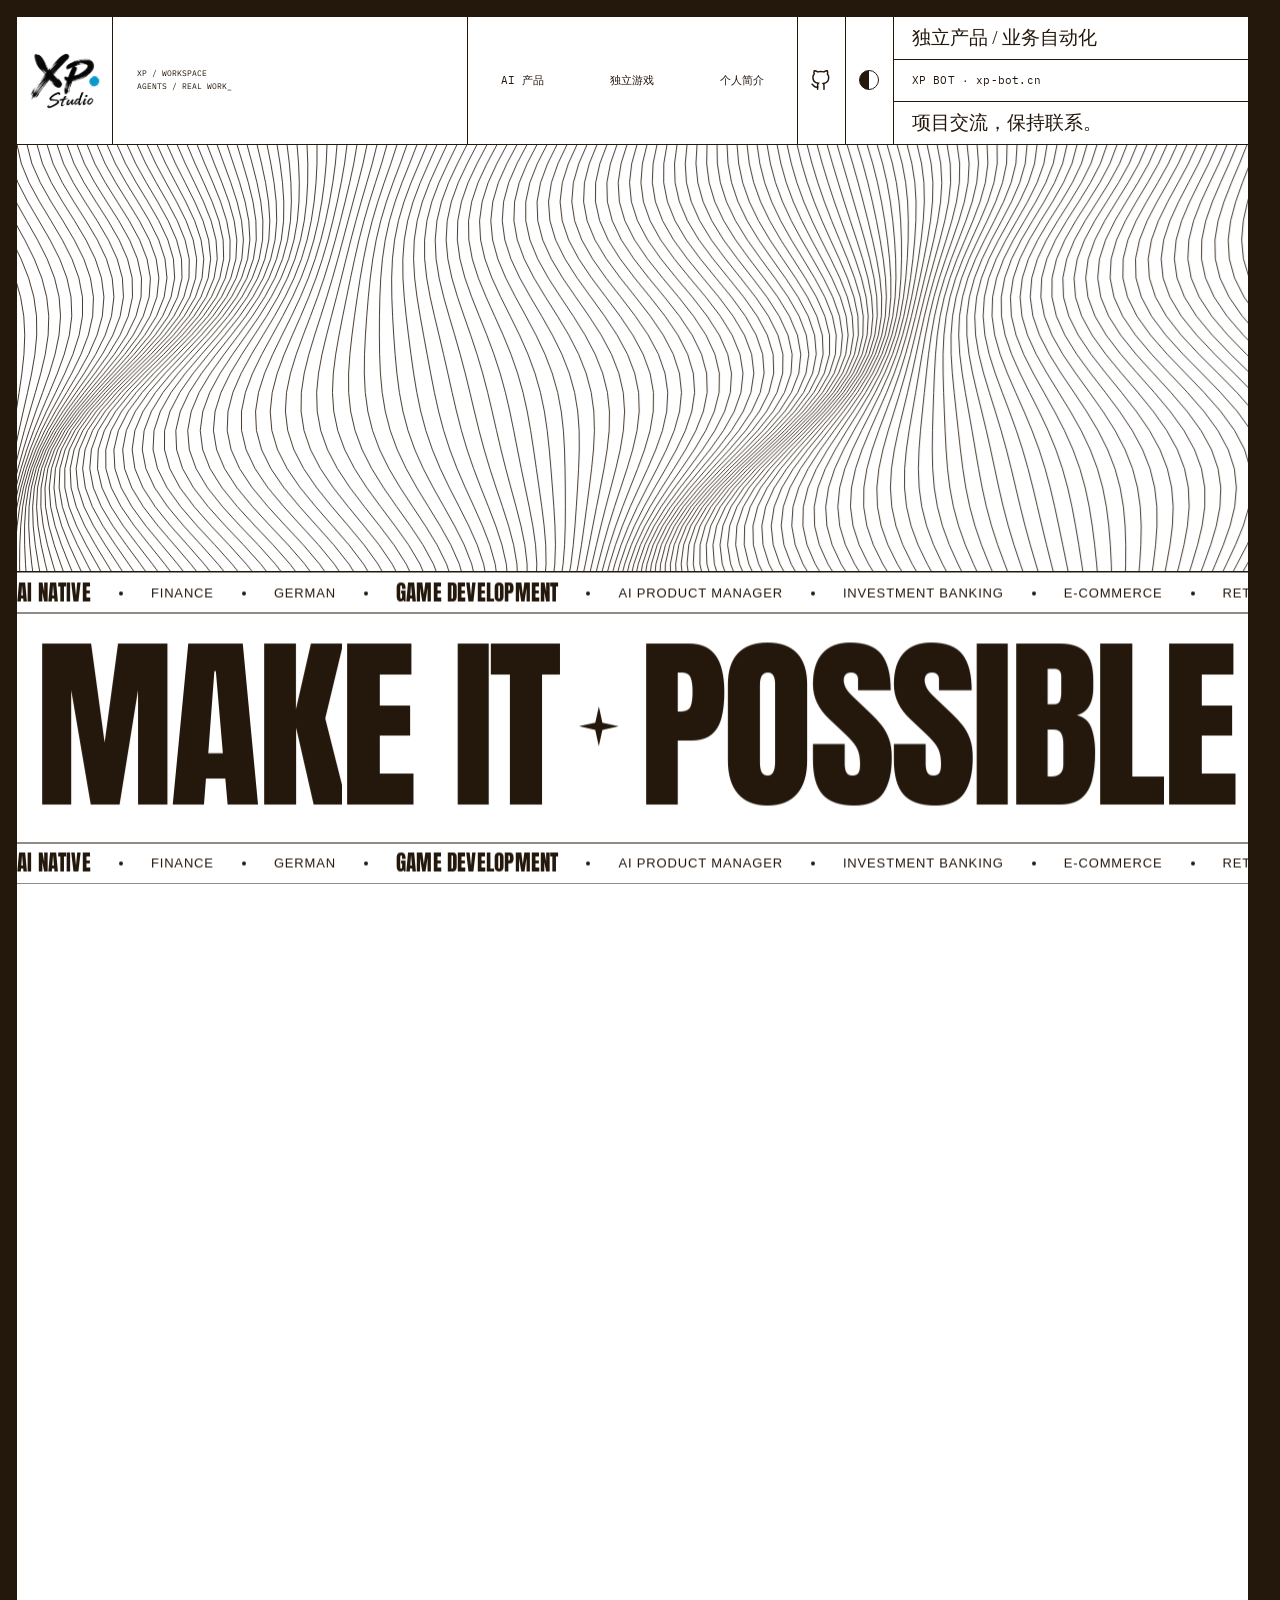
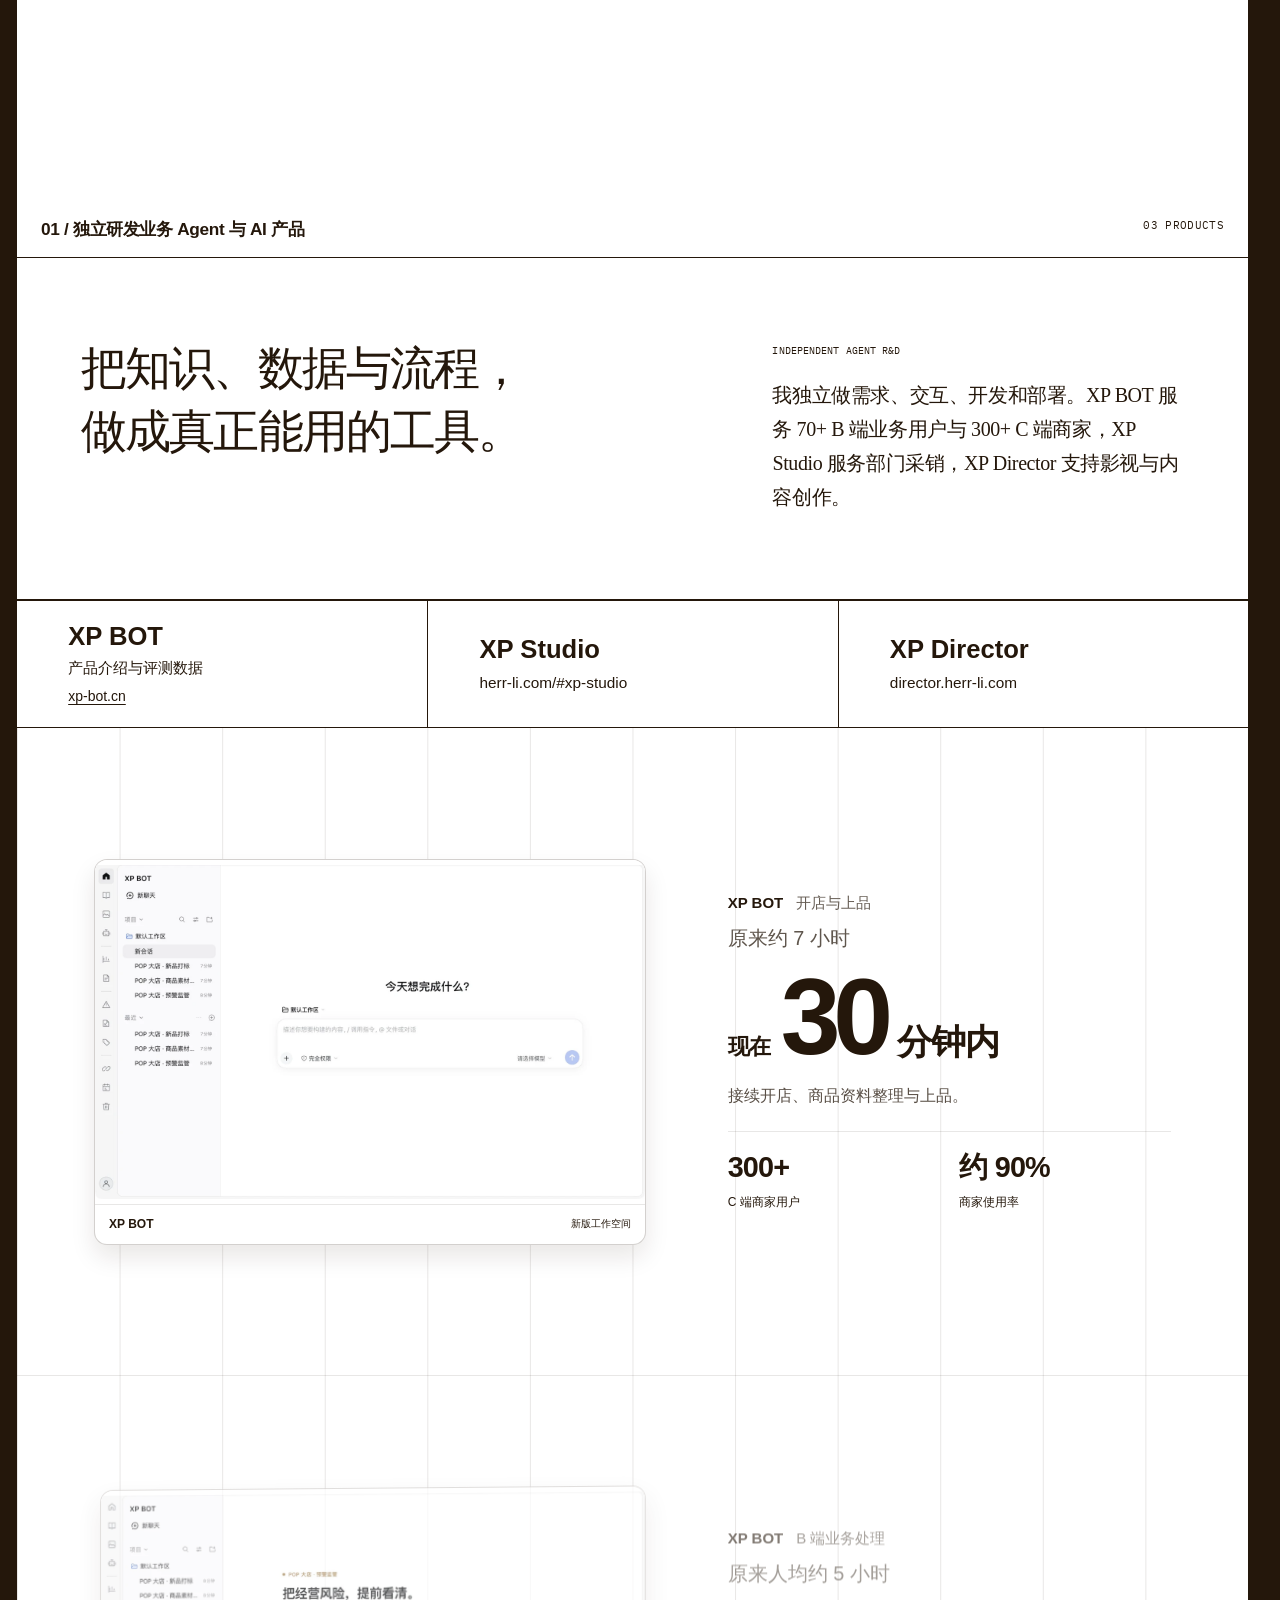
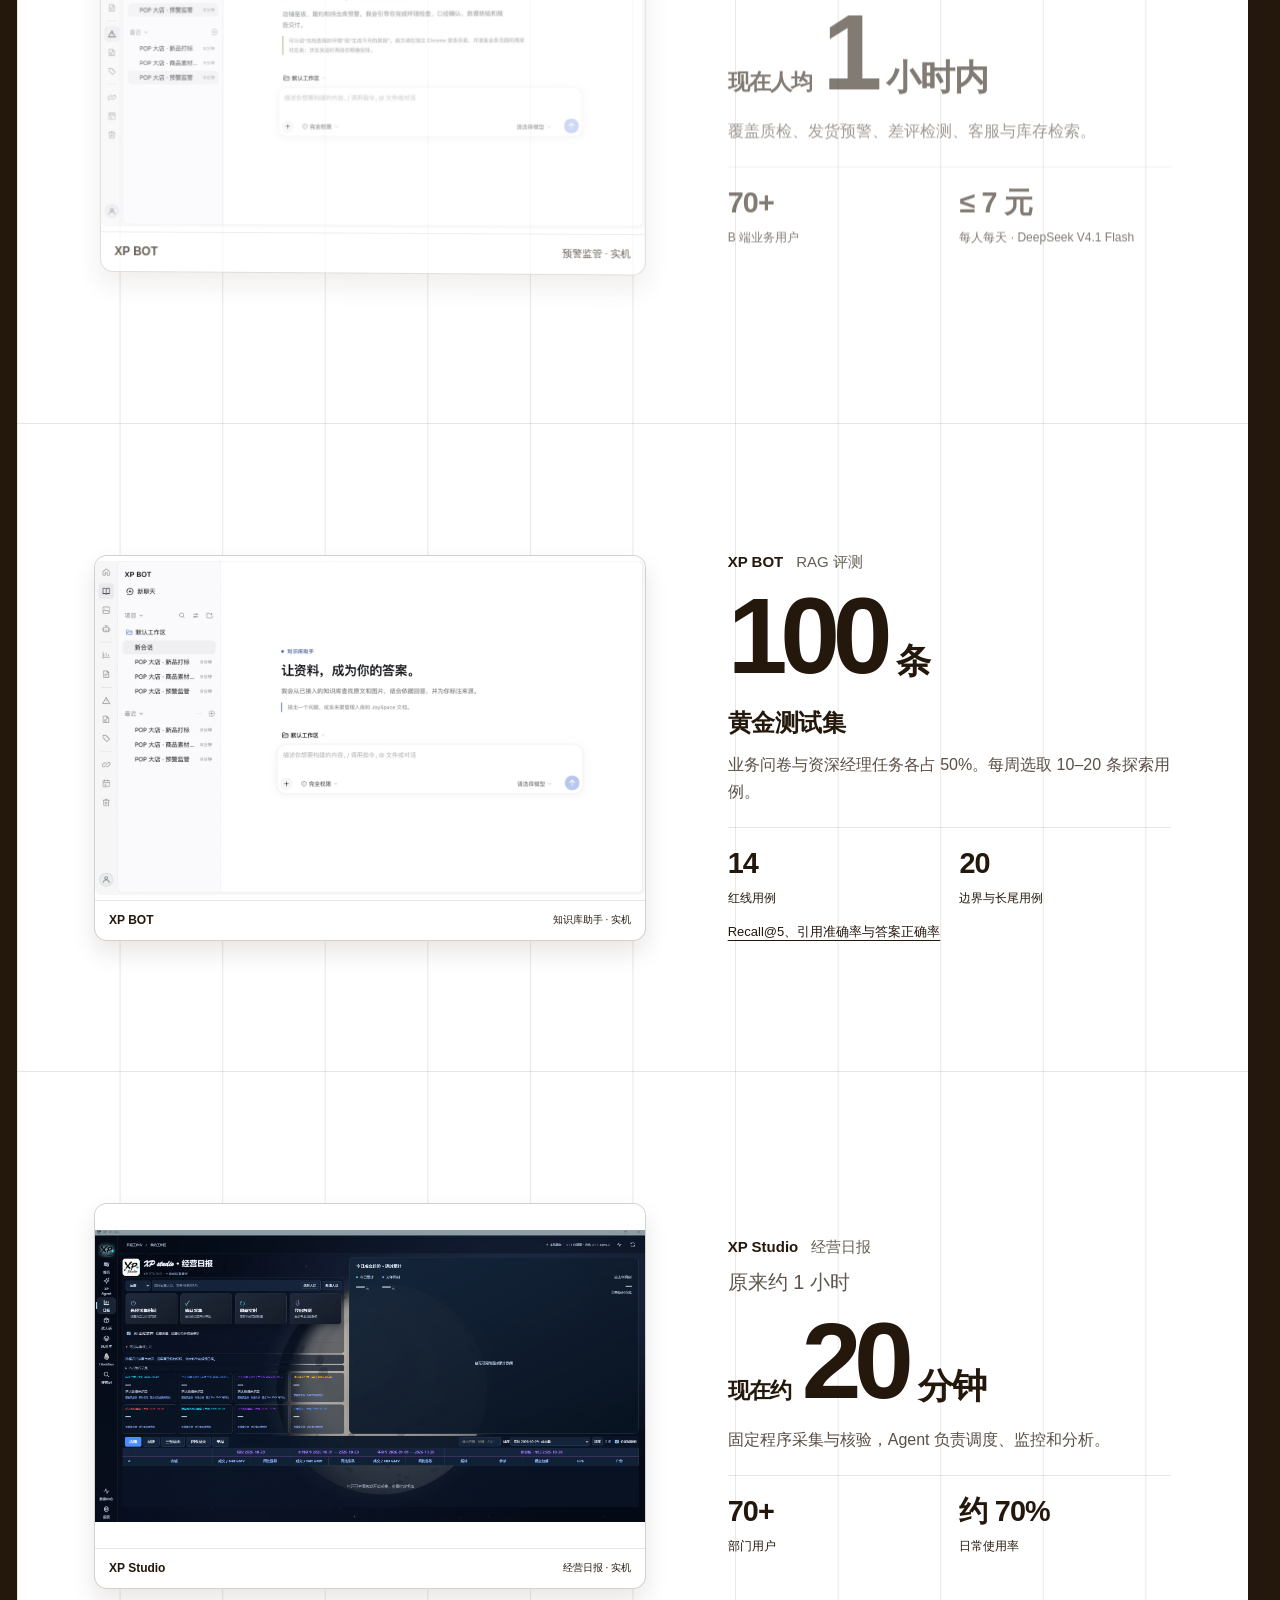
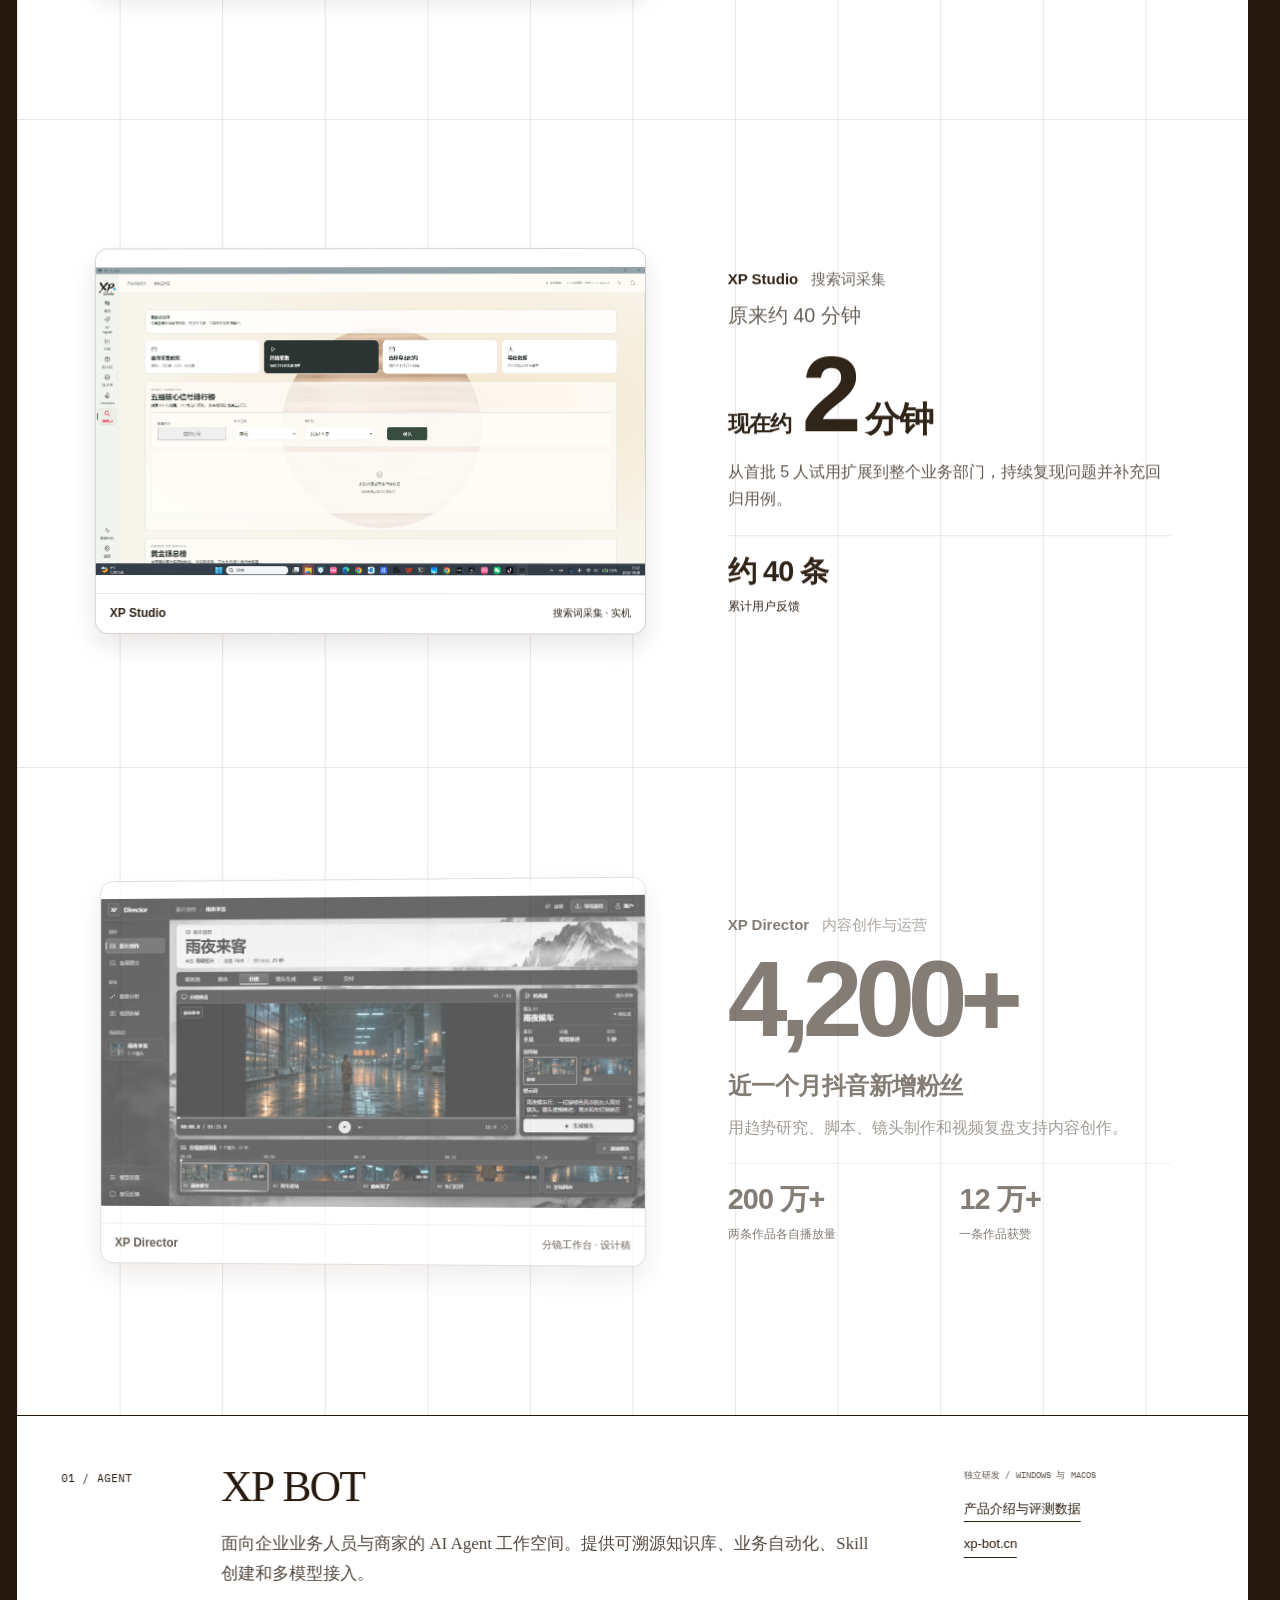
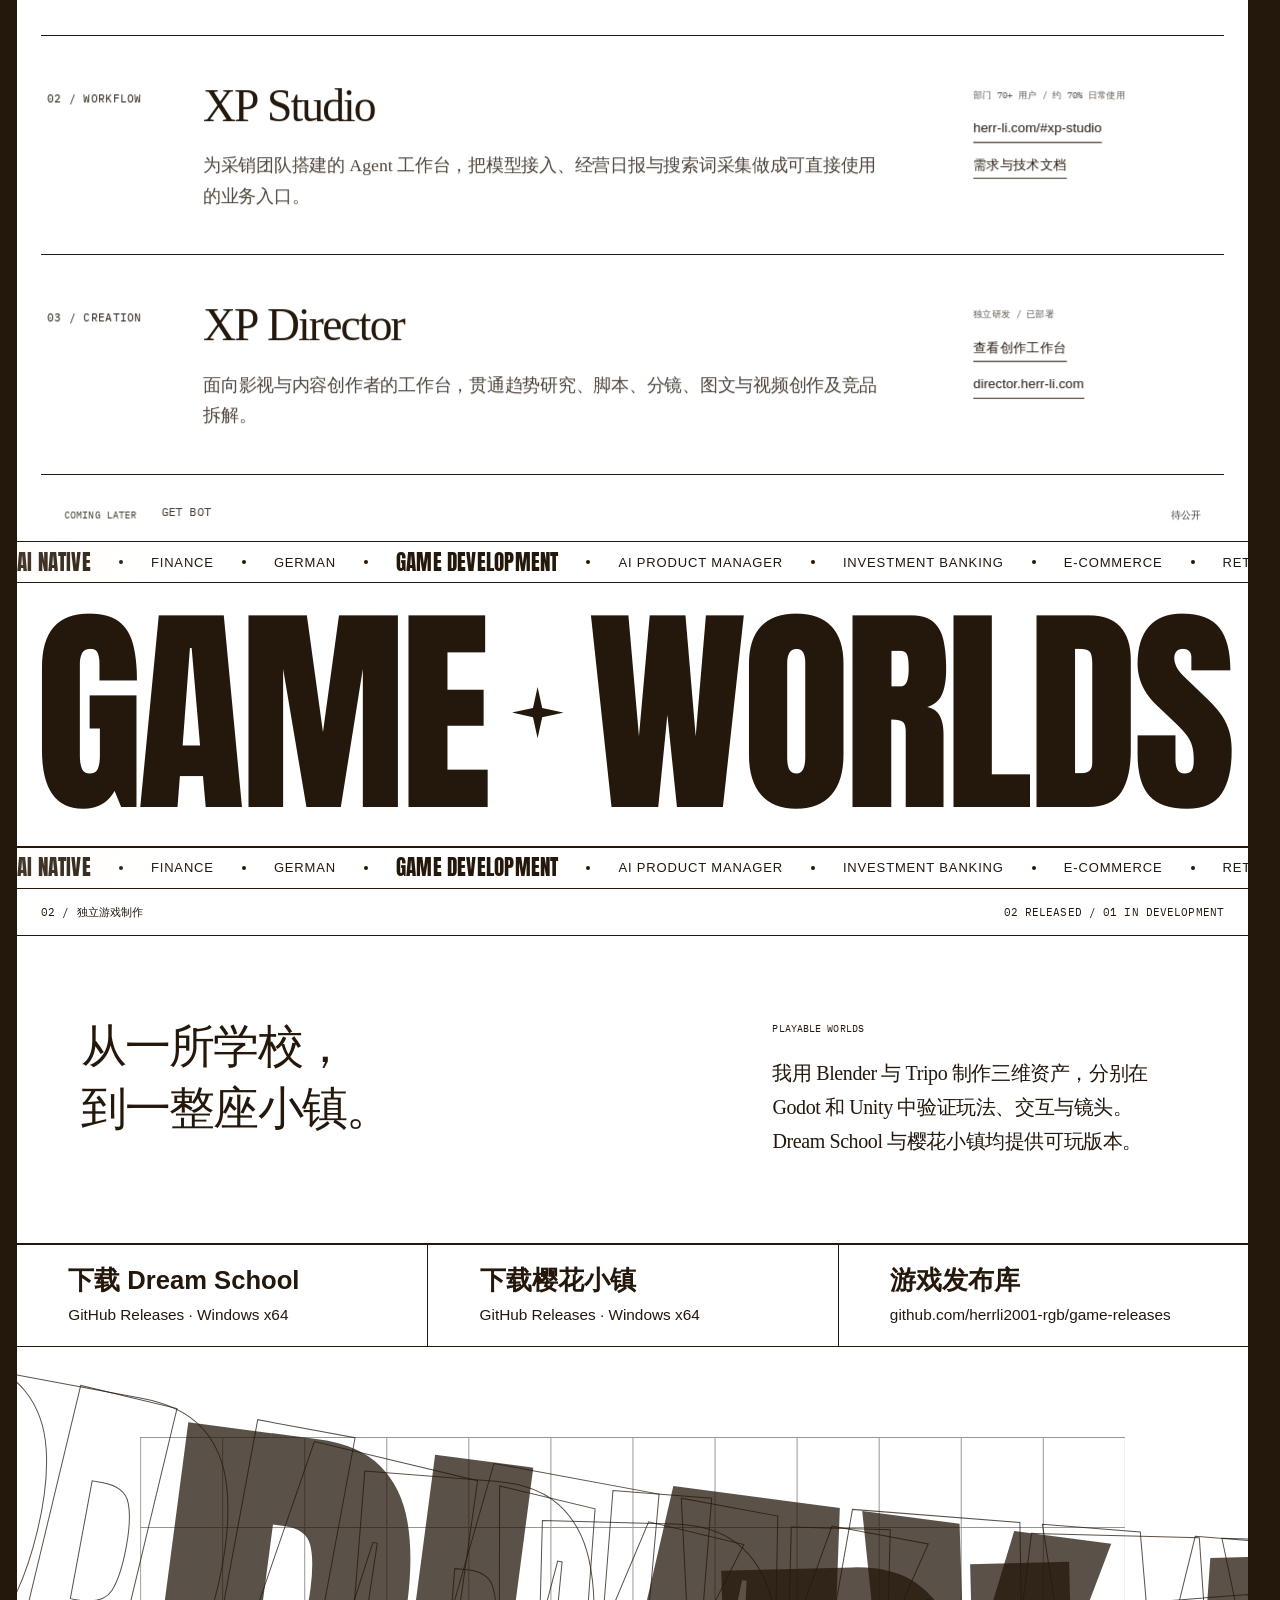
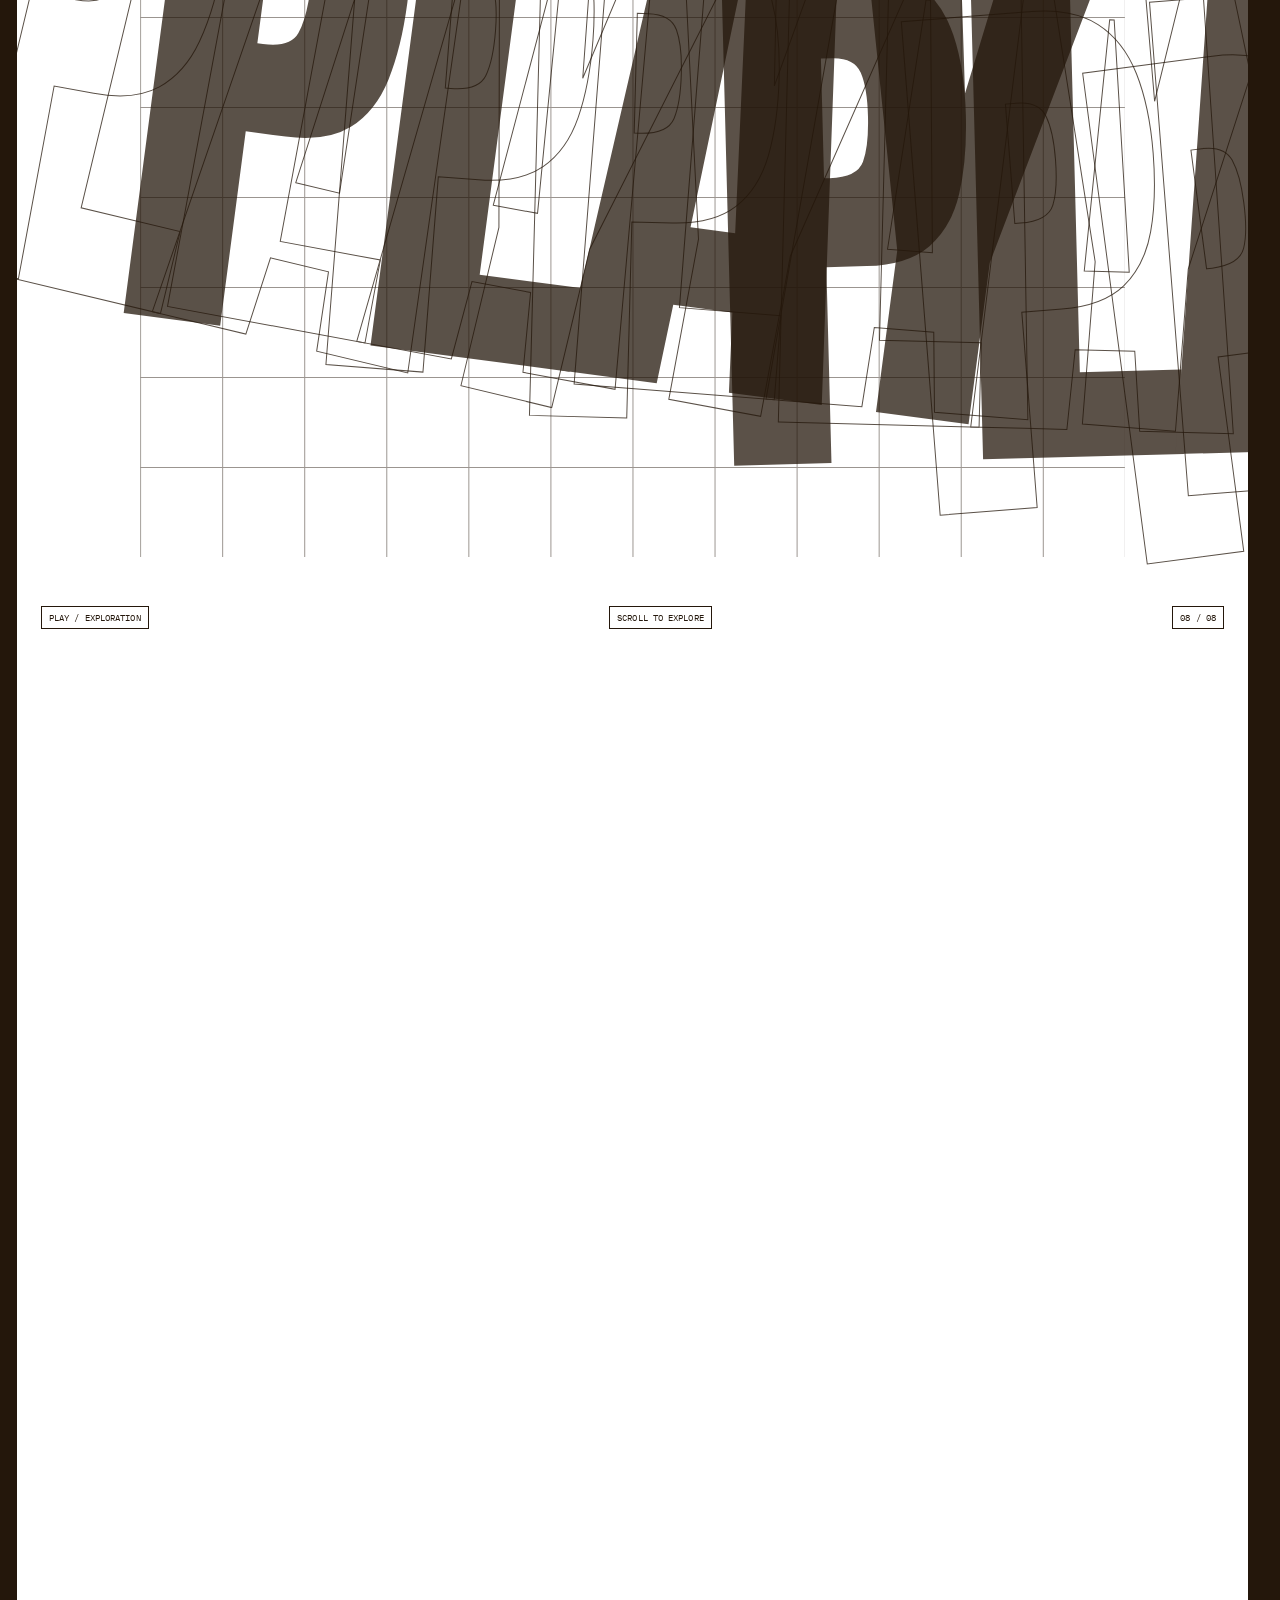
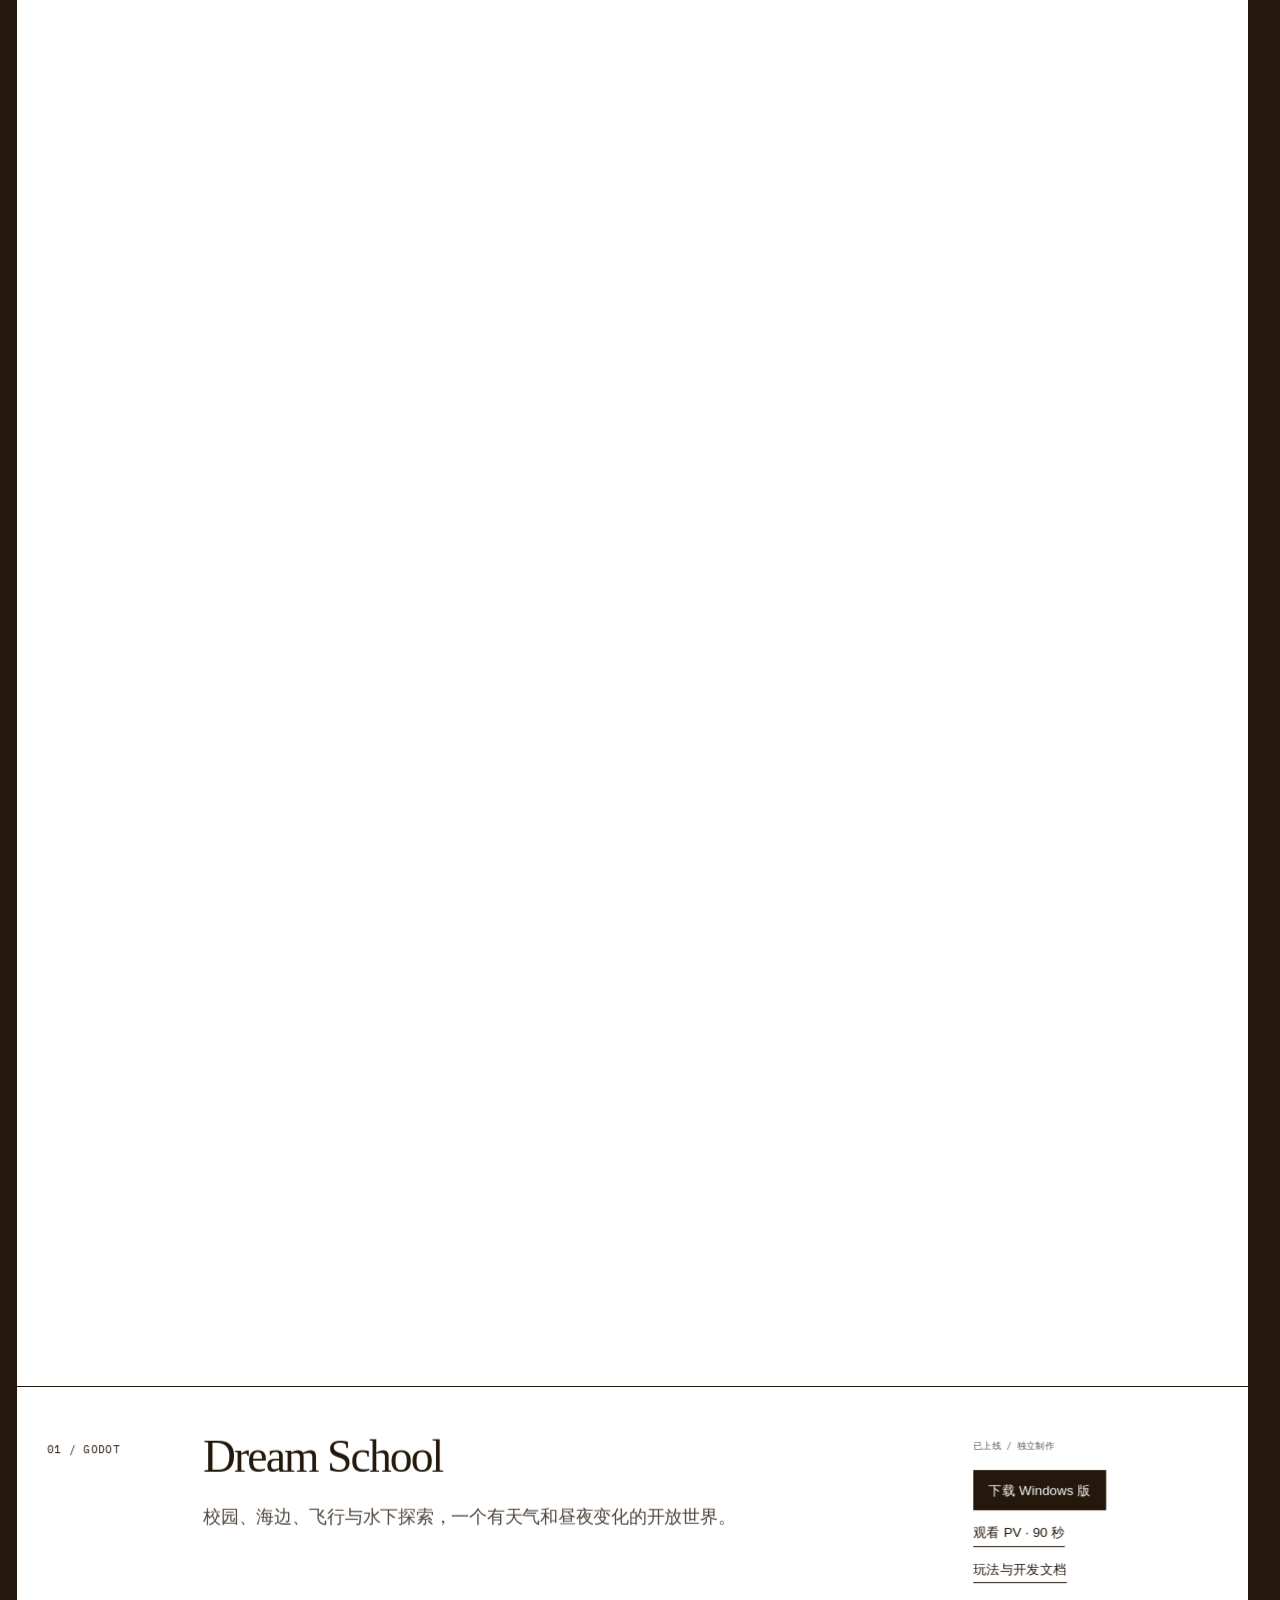
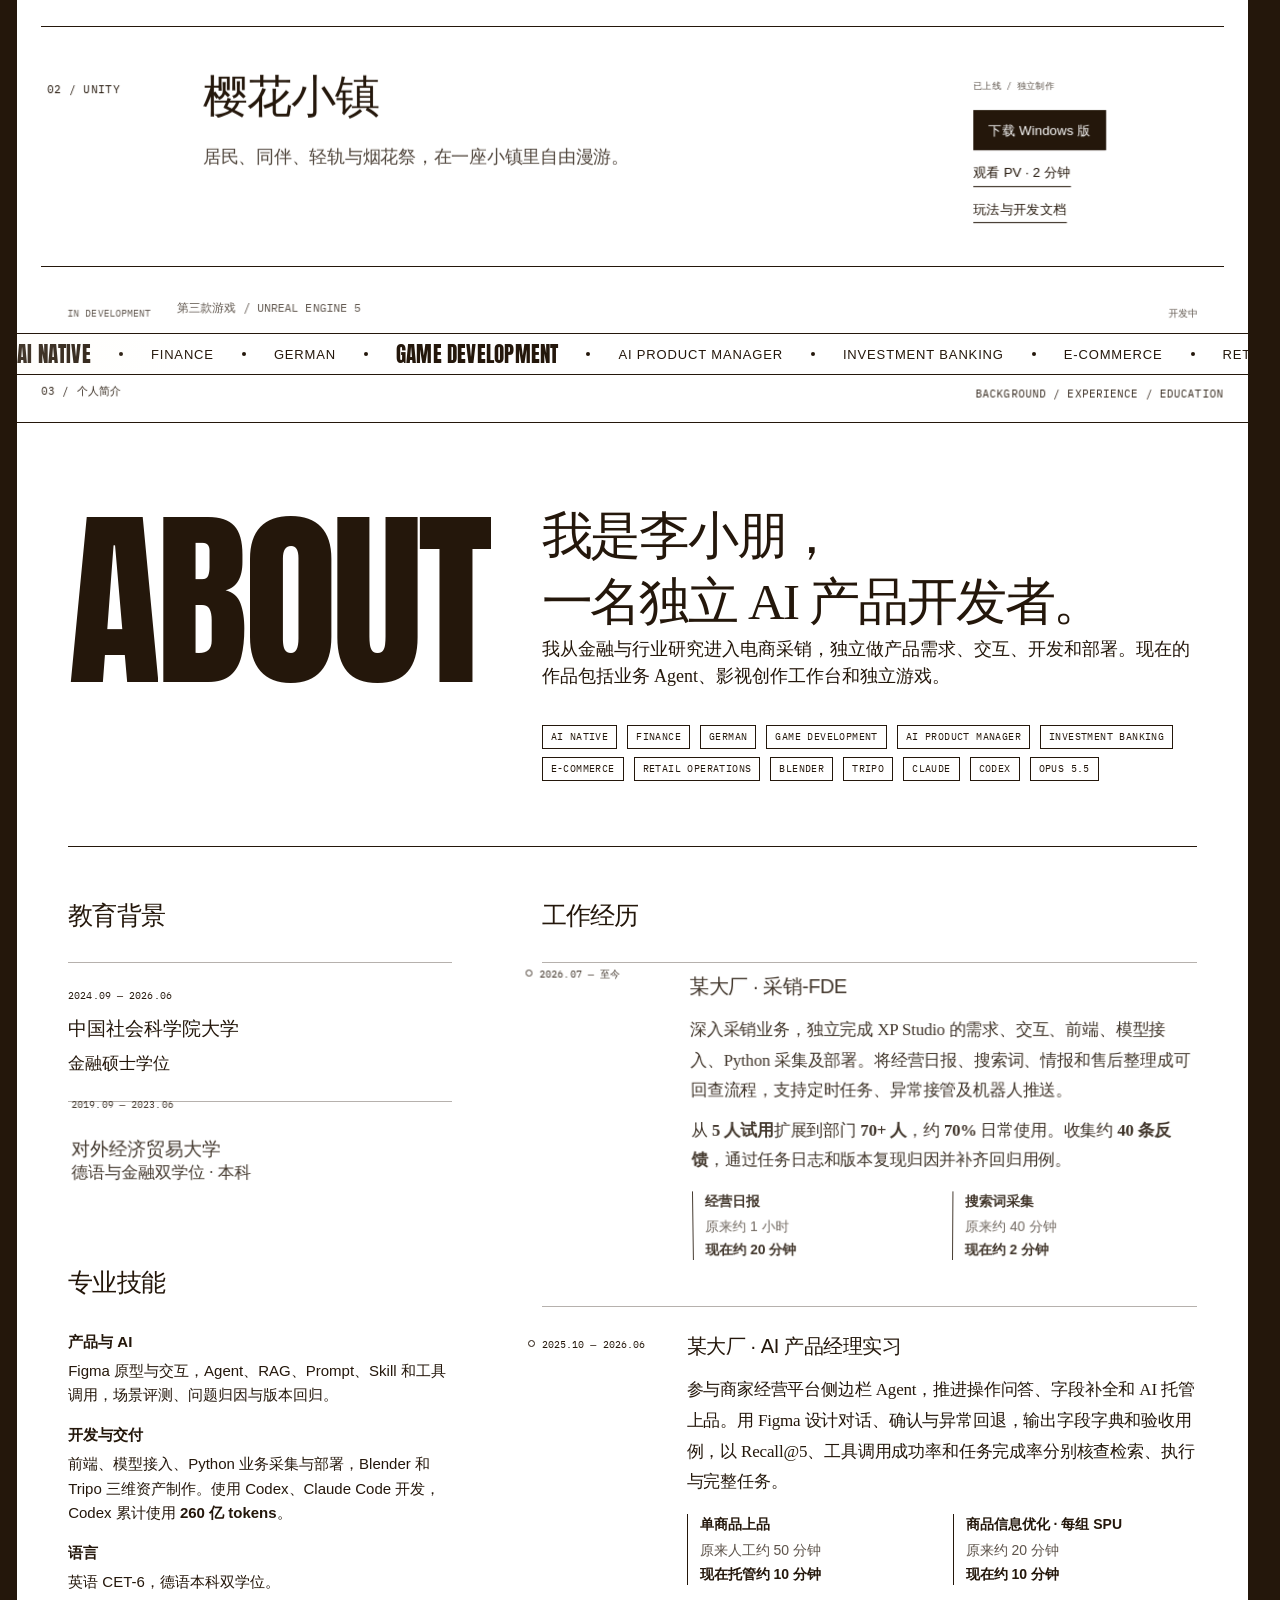
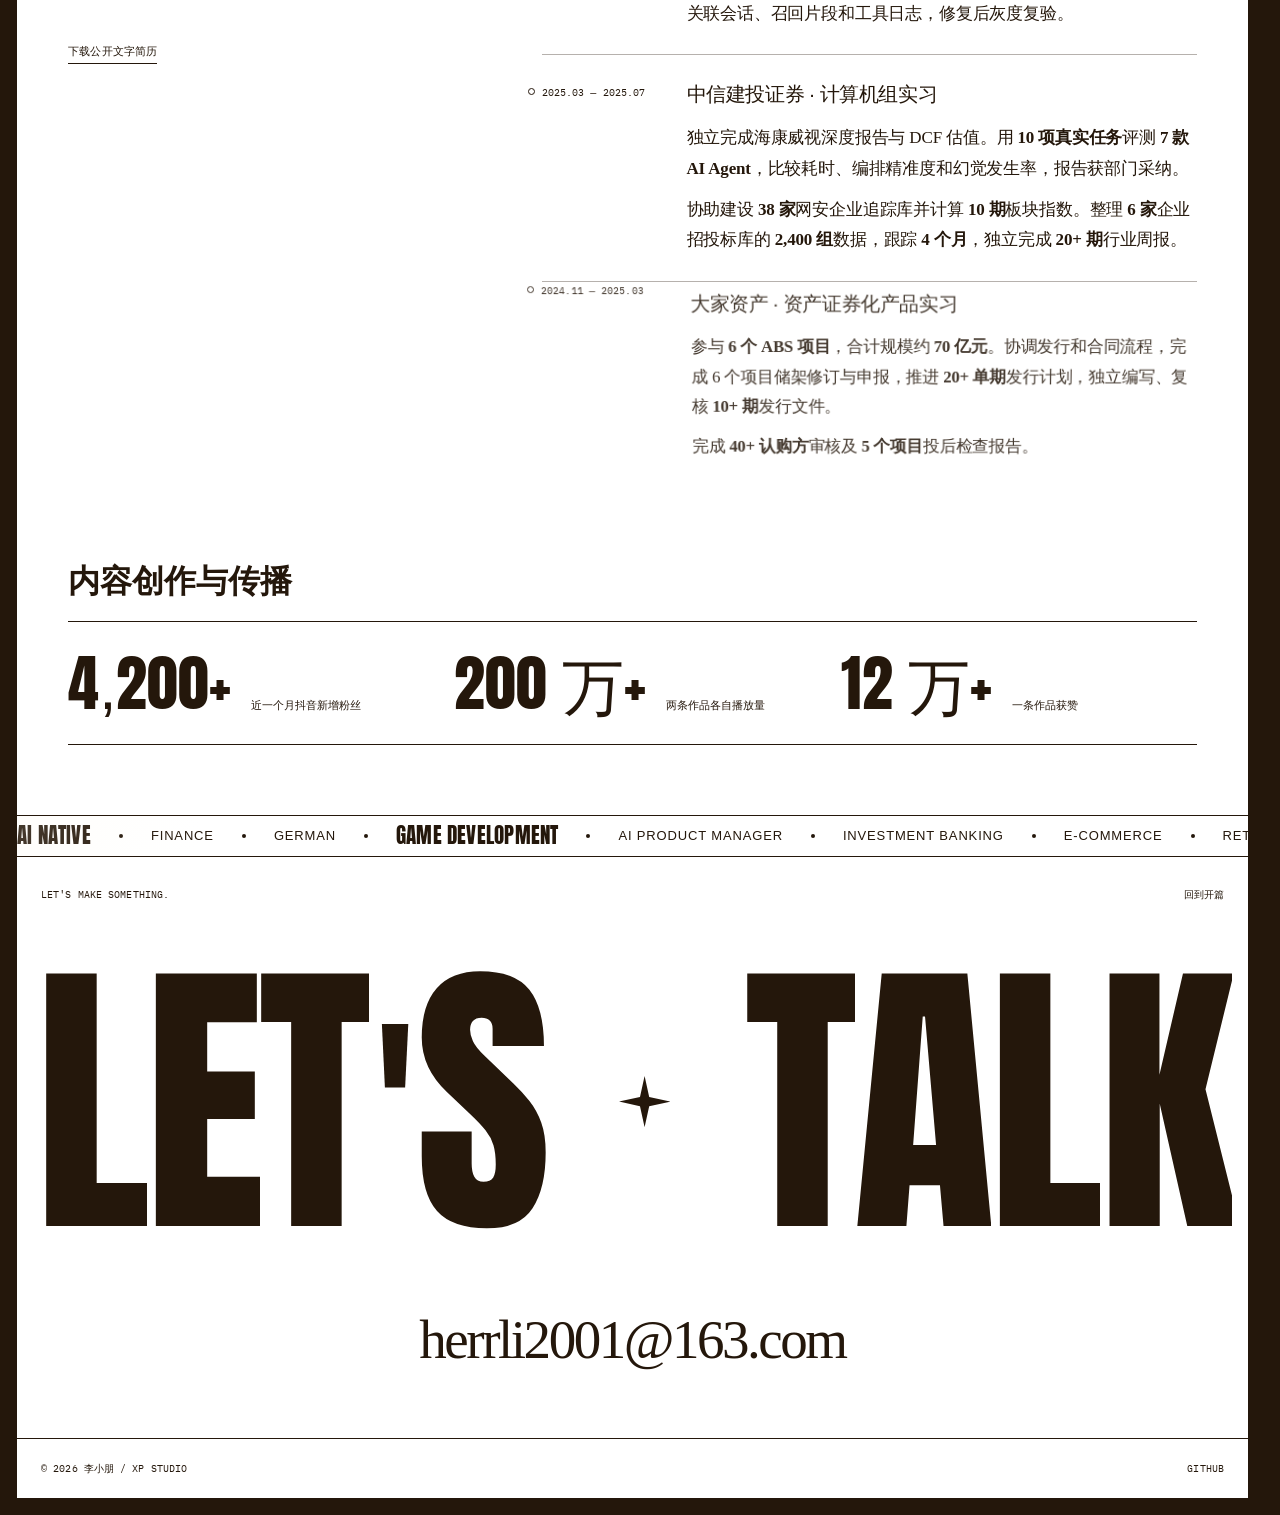
<file: studio-preview.html>
<!doctype html><html lang="zh-CN"><head><meta charset="utf-8"><meta name="viewport" content="width=device-width,initial-scale=1"><meta name="robots" content="noindex"><title>李小朋 / XP Studio — AI 产品与独立游戏</title><meta name="description" content="李小朋的独立作品：XP BOT、XP Studio、XP Director、Dream School、樱花小镇。AI 产品、提效与评测数据、游戏实机和个人经历。"><meta name="theme-color" content="#ffffff"><link rel="icon" href="assets/studio/brand-full.png"><link rel="stylesheet" href="assets/studio-kinetic.css?v=resume-20261113"><link rel="stylesheet" href="assets/studio-opening.css?v=white-performance-20261107"><script defer src="assets/studio-runtime.js?v=white-performance-20261107"></script><script defer src="assets/studio-wave.js?v=white-performance-20261107"></script><script defer src="assets/studio-kinetic.js?v=timings-games-20261113"></script><script defer src="assets/studio-products.js?v=resume-20261113"></script><link rel="stylesheet" href="assets/studio-depth.css?v=white-performance-20261107"><script defer src="assets/studio-depth.js?v=resume-20261113"></script><link rel="stylesheet" href="assets/studio-evidence.css?v=timings-games-20261113"></head>
<body id="top" class="contrasted"><a class="skip" href="#main">跳到作品</a><div class="site-shell">
<header class="kinetic-header"><a class="site-logo" href="#top" aria-label="XP Studio 首页"><img src="assets/studio/brand-full.png" alt="XP Studio 完整手写标志" width="74" height="74"></a><div class="header-console" aria-hidden="true"><span>XP / WORKSPACE</span><span data-console>LOADING IDEAS_</span></div><nav aria-label="主导航"><a href="#agents" data-roll-link>AI 产品</a><a href="#work" data-roll-link>独立游戏</a><a href="#about" data-roll-link>个人简介</a></nav><a class="github-cell" href="https://github.com/herrli2001-rgb" target="_blank" rel="noopener noreferrer" aria-label="GitHub"><svg viewBox="0 0 24 24" aria-hidden="true"><path d="M9 19c-4.3 1.3-4.3-2.2-6-2.7m12 5v-3.4a3 3 0 0 0-.8-2.3c2.7-.3 5.5-1.3 5.5-6A4.6 4.6 0 0 0 18.4 6a4.3 4.3 0 0 0-.1-3.3s-1-.3-3.4 1.2a11.7 11.7 0 0 0-6.2 0C6.3 2.4 5.3 2.7 5.3 2.7A4.3 4.3 0 0 0 5.2 6a4.6 4.6 0 0 0-1.3 3.3c0 4.7 2.8 5.7 5.5 6a3 3 0 0 0-.8 2.3v3.7"/></svg></a><button class="contrast-toggle" aria-label="切换页面配色" aria-pressed="false"><span aria-hidden="true"></span></button><div class="header-aside"><p>独立产品 / 业务自动化</p><a class="header-product magnetic" href="https://xp-bot.cn/" target="_blank" rel="noopener noreferrer">XP BOT · xp-bot.cn</a><a href="#contact" data-roll-link>项目交流，保持联系。</a></div></header>
<main id="main">
<div class="opening-sequence" data-opening-scroll><section class="opening" data-chapter="01" aria-labelledby="ai-title"><div class="wave-field" data-waves aria-hidden="true"><canvas aria-hidden="true"></canvas><template data-wave-keyword-pool><span>AI NATIVE</span><span>FINANCE</span><span>GERMAN</span><span>GAME DEVELOPMENT</span><span>AI PRODUCT MANAGER</span><span>INVESTMENT BANKING</span><span>E-COMMERCE</span><span>RETAIL OPERATIONS</span><span>BLENDER</span><span>TRIPO</span><span>CLAUDE</span><span>CODEX</span><span>OPUS 5.5</span></template></div><div class="bit-strip keyword-ribbon" aria-hidden="true"><div class="bit-track"><span class="ribbon-set"><span class="ribbon-word ribbon-word--lead">AI NATIVE</span><i class="ribbon-separator"></i><span class="ribbon-word">FINANCE</span><i class="ribbon-separator"></i><span class="ribbon-word">GERMAN</span><i class="ribbon-separator"></i><span class="ribbon-word ribbon-word--lead">GAME DEVELOPMENT</span><i class="ribbon-separator"></i><span class="ribbon-word">AI PRODUCT MANAGER</span><i class="ribbon-separator"></i><span class="ribbon-word">INVESTMENT BANKING</span><i class="ribbon-separator"></i><span class="ribbon-word">E-COMMERCE</span><i class="ribbon-separator"></i><span class="ribbon-word">RETAIL OPERATIONS</span><i class="ribbon-separator"></i><span class="ribbon-word">BLENDER</span><i class="ribbon-separator"></i><span class="ribbon-word">TRIPO</span><i class="ribbon-separator"></i><span class="ribbon-word">CLAUDE</span><i class="ribbon-separator"></i><span class="ribbon-word">CODEX</span><i class="ribbon-separator"></i><span class="ribbon-word">OPUS 5.5</span><i class="ribbon-separator"></i></span><span class="ribbon-set"><span class="ribbon-word ribbon-word--lead">AI NATIVE</span><i class="ribbon-separator"></i><span class="ribbon-word">FINANCE</span><i class="ribbon-separator"></i><span class="ribbon-word">GERMAN</span><i class="ribbon-separator"></i><span class="ribbon-word ribbon-word--lead">GAME DEVELOPMENT</span><i class="ribbon-separator"></i><span class="ribbon-word">AI PRODUCT MANAGER</span><i class="ribbon-separator"></i><span class="ribbon-word">INVESTMENT BANKING</span><i class="ribbon-separator"></i><span class="ribbon-word">E-COMMERCE</span><i class="ribbon-separator"></i><span class="ribbon-word">RETAIL OPERATIONS</span><i class="ribbon-separator"></i><span class="ribbon-word">BLENDER</span><i class="ribbon-separator"></i><span class="ribbon-word">TRIPO</span><i class="ribbon-separator"></i><span class="ribbon-word">CLAUDE</span><i class="ribbon-separator"></i><span class="ribbon-word">CODEX</span><i class="ribbon-separator"></i><span class="ribbon-word">OPUS 5.5</span><i class="ribbon-separator"></i></span><span class="ribbon-set"><span class="ribbon-word ribbon-word--lead">AI NATIVE</span><i class="ribbon-separator"></i><span class="ribbon-word">FINANCE</span><i class="ribbon-separator"></i><span class="ribbon-word">GERMAN</span><i class="ribbon-separator"></i><span class="ribbon-word ribbon-word--lead">GAME DEVELOPMENT</span><i class="ribbon-separator"></i><span class="ribbon-word">AI PRODUCT MANAGER</span><i class="ribbon-separator"></i><span class="ribbon-word">INVESTMENT BANKING</span><i class="ribbon-separator"></i><span class="ribbon-word">E-COMMERCE</span><i class="ribbon-separator"></i><span class="ribbon-word">RETAIL OPERATIONS</span><i class="ribbon-separator"></i><span class="ribbon-word">BLENDER</span><i class="ribbon-separator"></i><span class="ribbon-word">TRIPO</span><i class="ribbon-separator"></i><span class="ribbon-word">CLAUDE</span><i class="ribbon-separator"></i><span class="ribbon-word">CODEX</span><i class="ribbon-separator"></i><span class="ribbon-word">OPUS 5.5</span><i class="ribbon-separator"></i></span></div></div><div class="display-line display-line--motto" id="ai-title" role="heading" aria-level="1" aria-label="MAKE IT POSSIBLE"><span data-roll-word>MAKE IT</span><svg class="display-star" viewBox="0 0 100 100" aria-hidden="true"><path d="M50 0 59 41 100 50 59 59 50 100 41 59 0 50 41 41Z"/></svg><span data-roll-word>POSSIBLE</span></div><div class="bit-strip keyword-ribbon keyword-ribbon--reverse" aria-hidden="true"><div class="bit-track"><span class="ribbon-set"><span class="ribbon-word ribbon-word--lead">AI NATIVE</span><i class="ribbon-separator"></i><span class="ribbon-word">FINANCE</span><i class="ribbon-separator"></i><span class="ribbon-word">GERMAN</span><i class="ribbon-separator"></i><span class="ribbon-word ribbon-word--lead">GAME DEVELOPMENT</span><i class="ribbon-separator"></i><span class="ribbon-word">AI PRODUCT MANAGER</span><i class="ribbon-separator"></i><span class="ribbon-word">INVESTMENT BANKING</span><i class="ribbon-separator"></i><span class="ribbon-word">E-COMMERCE</span><i class="ribbon-separator"></i><span class="ribbon-word">RETAIL OPERATIONS</span><i class="ribbon-separator"></i><span class="ribbon-word">BLENDER</span><i class="ribbon-separator"></i><span class="ribbon-word">TRIPO</span><i class="ribbon-separator"></i><span class="ribbon-word">CLAUDE</span><i class="ribbon-separator"></i><span class="ribbon-word">CODEX</span><i class="ribbon-separator"></i><span class="ribbon-word">OPUS 5.5</span><i class="ribbon-separator"></i></span><span class="ribbon-set"><span class="ribbon-word ribbon-word--lead">AI NATIVE</span><i class="ribbon-separator"></i><span class="ribbon-word">FINANCE</span><i class="ribbon-separator"></i><span class="ribbon-word">GERMAN</span><i class="ribbon-separator"></i><span class="ribbon-word ribbon-word--lead">GAME DEVELOPMENT</span><i class="ribbon-separator"></i><span class="ribbon-word">AI PRODUCT MANAGER</span><i class="ribbon-separator"></i><span class="ribbon-word">INVESTMENT BANKING</span><i class="ribbon-separator"></i><span class="ribbon-word">E-COMMERCE</span><i class="ribbon-separator"></i><span class="ribbon-word">RETAIL OPERATIONS</span><i class="ribbon-separator"></i><span class="ribbon-word">BLENDER</span><i class="ribbon-separator"></i><span class="ribbon-word">TRIPO</span><i class="ribbon-separator"></i><span class="ribbon-word">CLAUDE</span><i class="ribbon-separator"></i><span class="ribbon-word">CODEX</span><i class="ribbon-separator"></i><span class="ribbon-word">OPUS 5.5</span><i class="ribbon-separator"></i></span><span class="ribbon-set"><span class="ribbon-word ribbon-word--lead">AI NATIVE</span><i class="ribbon-separator"></i><span class="ribbon-word">FINANCE</span><i class="ribbon-separator"></i><span class="ribbon-word">GERMAN</span><i class="ribbon-separator"></i><span class="ribbon-word ribbon-word--lead">GAME DEVELOPMENT</span><i class="ribbon-separator"></i><span class="ribbon-word">AI PRODUCT MANAGER</span><i class="ribbon-separator"></i><span class="ribbon-word">INVESTMENT BANKING</span><i class="ribbon-separator"></i><span class="ribbon-word">E-COMMERCE</span><i class="ribbon-separator"></i><span class="ribbon-word">RETAIL OPERATIONS</span><i class="ribbon-separator"></i><span class="ribbon-word">BLENDER</span><i class="ribbon-separator"></i><span class="ribbon-word">TRIPO</span><i class="ribbon-separator"></i><span class="ribbon-word">CLAUDE</span><i class="ribbon-separator"></i><span class="ribbon-word">CODEX</span><i class="ribbon-separator"></i><span class="ribbon-word">OPUS 5.5</span><i class="ribbon-separator"></i></span></div></div></section></div>
<div class="section-caption section-caption--ai mono" id="agents"><span>01 / 独立研发业务 Agent 与 AI 产品</span><span>03 PRODUCTS</span></div>
<section class="editorial-statement"><p>把知识、数据与流程，<br>做成真正能用的工具。</p><div><span class="mono">INDEPENDENT AGENT R&D</span><p>我独立做需求、交互、开发和部署。XP BOT 服务 70+ B 端业务用户与 300+ C 端商家，XP Studio 服务部门采销，XP Director 支持影视与内容创作。</p></div></section>
<nav class="project-links" aria-label="AI 产品访问地址">
  <div class="project-link-pair"><a href="#xp-bot" data-project="bot"><strong>XP BOT</strong><span>产品介绍与评测数据</span></a><a class="project-domain" href="https://xp-bot.cn/" target="_blank" rel="noopener noreferrer">xp-bot.cn</a></div>
  <a href="#xp-studio" data-project="studio"><strong>XP Studio</strong><span>herr-li.com/#xp-studio</span></a>
  <a href="https://director.herr-li.com/" target="_blank" rel="noopener noreferrer"><strong>XP Director</strong><span>director.herr-li.com</span></a>
</nav>
<section class="product-wall" aria-label="AI 产品实机与成果">
        <article class="product-wall-row" data-product-wall-row>
          <button class="product-wall-card" type="button" data-project="bot" data-wall-card aria-label="XP BOT：新版工作空间，查看产品详情">
            <span class="tile-inner">
              <img src="assets/products/xp-bot-workspace.webp" alt="XP BOT 新版工作空间" width="1440" height="874" loading="lazy" draggable="false">
              <video data-tile-video="assets/products/xp-bot-overview.mp4" muted loop playsinline preload="none" aria-hidden="true"></video>
              <span class="tile-caption"><strong>XP BOT</strong><span>新版工作空间</span></span>
            </span>
          </button>
          <div class="wall-metric">
            <p class="wall-metric-label">XP BOT <span>开店与上品</span></p>
            <p class="wall-metric-before">原来约 7 小时</p>
            <h3 class="wall-metric-value"><span class="wall-metric-qualifier">现在</span> <strong>30</strong> <span>分钟内</span></h3>
            <p class="wall-metric-description">接续开店、商品资料整理与上品。</p>
            <dl class="wall-metric-details"><div><dt>C 端商家用户</dt><dd>300+</dd></div><div><dt>商家使用率</dt><dd>约 90%</dd></div></dl>
            
          </div>
        </article>
        <article class="product-wall-row" data-product-wall-row>
          <button class="product-wall-card" type="button" data-project="bot" data-wall-card aria-label="XP BOT：预警监管 · 实机，查看产品详情">
            <span class="tile-inner">
              <img src="assets/products/xp-bot-automation.webp" alt="XP BOT 预警监管 · 实机" width="1440" height="874" loading="lazy" draggable="false">
              <video data-tile-video="assets/products/xp-bot-automation.mp4" muted loop playsinline preload="none" aria-hidden="true"></video>
              <span class="tile-caption"><strong>XP BOT</strong><span>预警监管 · 实机</span></span>
            </span>
          </button>
          <div class="wall-metric">
            <p class="wall-metric-label">XP BOT <span>B 端业务处理</span></p>
            <p class="wall-metric-before">原来人均约 5 小时</p>
            <h3 class="wall-metric-value"><span class="wall-metric-qualifier">现在人均</span> <strong>1</strong> <span>小时内</span></h3>
            <p class="wall-metric-description">覆盖质检、发货预警、差评检测、客服与库存检索。</p>
            <dl class="wall-metric-details"><div><dt>B 端业务用户</dt><dd>70+</dd></div><div><dt>每人每天 · DeepSeek V4.1 Flash</dt><dd>≤ 7 元</dd></div></dl>
            
          </div>
        </article>
        <article class="product-wall-row" data-product-wall-row>
          <button class="product-wall-card" type="button" data-project="bot" data-wall-card aria-label="XP BOT：知识库助手 · 实机，查看产品详情">
            <span class="tile-inner">
              <img src="assets/products/xp-bot-knowledge.webp" alt="XP BOT 知识库助手 · 实机" width="1440" height="874" loading="lazy" draggable="false">
              
              <span class="tile-caption"><strong>XP BOT</strong><span>知识库助手 · 实机</span></span>
            </span>
          </button>
          <div class="wall-metric">
            <p class="wall-metric-label">XP BOT <span>RAG 评测</span></p>
            <h3 class="wall-metric-value"><strong>100</strong><span>条</span></h3>
            <p class="wall-metric-context">黄金测试集</p>
            <p class="wall-metric-description">业务问卷与资深经理任务各占 50%。每周选取 10–20 条探索用例。</p>
            <dl class="wall-metric-details"><div><dt>红线用例</dt><dd>14</dd></div><div><dt>边界与长尾用例</dt><dd>20</dd></div></dl>
            <a class="wall-metric-link" href="docs/xp-bot-technical.html#rag-evaluation">Recall@5、引用准确率与答案正确率</a>
          </div>
        </article>
        <article class="product-wall-row" data-product-wall-row>
          <button class="product-wall-card" type="button" data-project="studio" data-wall-card aria-label="XP Studio：经营日报 · 实机，查看产品详情">
            <span class="tile-inner">
              <img src="assets/studio/xp-dashboard.png" alt="XP Studio 经营日报 · 实机" width="1919" height="1071" loading="lazy" draggable="false">
              
              <span class="tile-caption"><strong>XP Studio</strong><span>经营日报 · 实机</span></span>
            </span>
          </button>
          <div class="wall-metric">
            <p class="wall-metric-label">XP Studio <span>经营日报</span></p>
            <p class="wall-metric-before">原来约 1 小时</p>
            <h3 class="wall-metric-value"><span class="wall-metric-qualifier">现在约</span> <strong>20</strong> <span>分钟</span></h3>
            <p class="wall-metric-description">固定程序采集与核验，Agent 负责调度、监控和分析。</p>
            <dl class="wall-metric-details"><div><dt>部门用户</dt><dd>70+</dd></div><div><dt>日常使用率</dt><dd>约 70%</dd></div></dl>
            
          </div>
        </article>
        <article class="product-wall-row" data-product-wall-row>
          <button class="product-wall-card" type="button" data-project="studio" data-wall-card aria-label="XP Studio：搜索词采集 · 实机，查看产品详情">
            <span class="tile-inner">
              <img src="assets/studio/xp-search.png" alt="XP Studio 搜索词采集 · 实机" width="1919" height="1071" loading="lazy" draggable="false">
              
              <span class="tile-caption"><strong>XP Studio</strong><span>搜索词采集 · 实机</span></span>
            </span>
          </button>
          <div class="wall-metric">
            <p class="wall-metric-label">XP Studio <span>搜索词采集</span></p>
            <p class="wall-metric-before">原来约 40 分钟</p>
            <h3 class="wall-metric-value"><span class="wall-metric-qualifier">现在约</span> <strong>2</strong> <span>分钟</span></h3>
            <p class="wall-metric-description">从首批 5 人试用扩展到整个业务部门，持续复现问题并补充回归用例。</p>
            <dl class="wall-metric-details"><div><dt>累计用户反馈</dt><dd>约 40 条</dd></div></dl>
            
          </div>
        </article>
        <article class="product-wall-row" data-product-wall-row>
          <button class="product-wall-card" type="button" data-project="director" data-wall-card aria-label="XP Director：分镜工作台 · 设计稿，查看产品详情">
            <span class="tile-inner">
              <img src="assets/products/xp-director-storyboard.webp" alt="XP Director 分镜工作台 · 设计稿" width="1280" height="720" loading="lazy" draggable="false">
              
              <span class="tile-caption"><strong>XP Director</strong><span>分镜工作台 · 设计稿</span></span>
            </span>
          </button>
          <div class="wall-metric">
            <p class="wall-metric-label">XP Director <span>内容创作与运营</span></p>
            <h3 class="wall-metric-value"><strong>4,200+</strong></h3>
            <p class="wall-metric-context">近一个月抖音新增粉丝</p>
            <p class="wall-metric-description">用趋势研究、脚本、镜头制作和视频复盘支持内容创作。</p>
            <dl class="wall-metric-details"><div><dt>两条作品各自播放量</dt><dd>200 万+</dd></div><div><dt>一条作品获赞</dt><dd>12 万+</dd></div></dl>
            
          </div>
        </article></section>
<div class="project-index" aria-label="AI 产品项目索引">
  <article>
    <span class="record-no mono">01 / AGENT</span>
    <div><button class="record-title" data-project="bot" data-roll-link>XP BOT</button><p>面向企业业务人员与商家的 AI Agent 工作空间。提供可溯源知识库、业务自动化、Skill 创建和多模型接入。</p></div>
    <div class="record-actions"><span class="mono">独立研发 / Windows 与 macOS</span><button data-project="bot">产品介绍与评测数据</button><a href="https://xp-bot.cn/" target="_blank" rel="noopener noreferrer">xp-bot.cn</a></div>
  </article>
  <article>
    <span class="record-no mono">02 / WORKFLOW</span>
    <div><button class="record-title" data-project="studio" data-roll-link>XP Studio</button><p>为采销团队搭建的 Agent 工作台，把模型接入、经营日报与搜索词采集做成可直接使用的业务入口。</p></div>
    <div class="record-actions"><span class="mono">部门 70+ 用户 / 约 70% 日常使用</span><a href="#xp-studio" data-project="studio">herr-li.com/#xp-studio</a><a href="docs/xp-studio-technical.html">需求与技术文档</a></div>
  </article>
  <article>
    <span class="record-no mono">03 / CREATION</span>
    <div><button class="record-title" data-project="director" data-roll-link>XP Director</button><p>面向影视与内容创作者的工作台，贯通趋势研究、脚本、分镜、图文与视频创作及竞品拆解。</p></div>
    <div class="record-actions"><span class="mono">独立研发 / 已部署</span><button data-project="director">查看创作工作台</button><a href="https://director.herr-li.com/" target="_blank" rel="noopener noreferrer">director.herr-li.com</a></div>
  </article>
  <div class="future-record mono"><span>COMING LATER</span><strong>get bot</strong><span>待公开</span></div>
</div>
<div class="bit-strip keyword-ribbon" aria-hidden="true"><div class="bit-track"><span class="ribbon-set"><span class="ribbon-word ribbon-word--lead">AI NATIVE</span><i class="ribbon-separator"></i><span class="ribbon-word">FINANCE</span><i class="ribbon-separator"></i><span class="ribbon-word">GERMAN</span><i class="ribbon-separator"></i><span class="ribbon-word ribbon-word--lead">GAME DEVELOPMENT</span><i class="ribbon-separator"></i><span class="ribbon-word">AI PRODUCT MANAGER</span><i class="ribbon-separator"></i><span class="ribbon-word">INVESTMENT BANKING</span><i class="ribbon-separator"></i><span class="ribbon-word">E-COMMERCE</span><i class="ribbon-separator"></i><span class="ribbon-word">RETAIL OPERATIONS</span><i class="ribbon-separator"></i><span class="ribbon-word">BLENDER</span><i class="ribbon-separator"></i><span class="ribbon-word">TRIPO</span><i class="ribbon-separator"></i><span class="ribbon-word">CLAUDE</span><i class="ribbon-separator"></i><span class="ribbon-word">CODEX</span><i class="ribbon-separator"></i><span class="ribbon-word">OPUS 5.5</span><i class="ribbon-separator"></i></span><span class="ribbon-set"><span class="ribbon-word ribbon-word--lead">AI NATIVE</span><i class="ribbon-separator"></i><span class="ribbon-word">FINANCE</span><i class="ribbon-separator"></i><span class="ribbon-word">GERMAN</span><i class="ribbon-separator"></i><span class="ribbon-word ribbon-word--lead">GAME DEVELOPMENT</span><i class="ribbon-separator"></i><span class="ribbon-word">AI PRODUCT MANAGER</span><i class="ribbon-separator"></i><span class="ribbon-word">INVESTMENT BANKING</span><i class="ribbon-separator"></i><span class="ribbon-word">E-COMMERCE</span><i class="ribbon-separator"></i><span class="ribbon-word">RETAIL OPERATIONS</span><i class="ribbon-separator"></i><span class="ribbon-word">BLENDER</span><i class="ribbon-separator"></i><span class="ribbon-word">TRIPO</span><i class="ribbon-separator"></i><span class="ribbon-word">CLAUDE</span><i class="ribbon-separator"></i><span class="ribbon-word">CODEX</span><i class="ribbon-separator"></i><span class="ribbon-word">OPUS 5.5</span><i class="ribbon-separator"></i></span><span class="ribbon-set"><span class="ribbon-word ribbon-word--lead">AI NATIVE</span><i class="ribbon-separator"></i><span class="ribbon-word">FINANCE</span><i class="ribbon-separator"></i><span class="ribbon-word">GERMAN</span><i class="ribbon-separator"></i><span class="ribbon-word ribbon-word--lead">GAME DEVELOPMENT</span><i class="ribbon-separator"></i><span class="ribbon-word">AI PRODUCT MANAGER</span><i class="ribbon-separator"></i><span class="ribbon-word">INVESTMENT BANKING</span><i class="ribbon-separator"></i><span class="ribbon-word">E-COMMERCE</span><i class="ribbon-separator"></i><span class="ribbon-word">RETAIL OPERATIONS</span><i class="ribbon-separator"></i><span class="ribbon-word">BLENDER</span><i class="ribbon-separator"></i><span class="ribbon-word">TRIPO</span><i class="ribbon-separator"></i><span class="ribbon-word">CLAUDE</span><i class="ribbon-separator"></i><span class="ribbon-word">CODEX</span><i class="ribbon-separator"></i><span class="ribbon-word">OPUS 5.5</span><i class="ribbon-separator"></i></span></div></div>
<section class="games-chapter" id="work" data-chapter="02" aria-labelledby="games-title"><div class="display-line display-line--games" id="games-title" role="heading" aria-level="2" aria-label="独立游戏制作"><span data-roll-word>GAME</span><svg class="display-star" viewBox="0 0 100 100" aria-hidden="true"><path d="M50 0 59 41 100 50 59 59 50 100 41 59 0 50 41 41Z"/></svg><span data-roll-word>WORLDS</span></div><div class="bit-strip keyword-ribbon keyword-ribbon--reverse" aria-hidden="true"><div class="bit-track"><span class="ribbon-set"><span class="ribbon-word ribbon-word--lead">AI NATIVE</span><i class="ribbon-separator"></i><span class="ribbon-word">FINANCE</span><i class="ribbon-separator"></i><span class="ribbon-word">GERMAN</span><i class="ribbon-separator"></i><span class="ribbon-word ribbon-word--lead">GAME DEVELOPMENT</span><i class="ribbon-separator"></i><span class="ribbon-word">AI PRODUCT MANAGER</span><i class="ribbon-separator"></i><span class="ribbon-word">INVESTMENT BANKING</span><i class="ribbon-separator"></i><span class="ribbon-word">E-COMMERCE</span><i class="ribbon-separator"></i><span class="ribbon-word">RETAIL OPERATIONS</span><i class="ribbon-separator"></i><span class="ribbon-word">BLENDER</span><i class="ribbon-separator"></i><span class="ribbon-word">TRIPO</span><i class="ribbon-separator"></i><span class="ribbon-word">CLAUDE</span><i class="ribbon-separator"></i><span class="ribbon-word">CODEX</span><i class="ribbon-separator"></i><span class="ribbon-word">OPUS 5.5</span><i class="ribbon-separator"></i></span><span class="ribbon-set"><span class="ribbon-word ribbon-word--lead">AI NATIVE</span><i class="ribbon-separator"></i><span class="ribbon-word">FINANCE</span><i class="ribbon-separator"></i><span class="ribbon-word">GERMAN</span><i class="ribbon-separator"></i><span class="ribbon-word ribbon-word--lead">GAME DEVELOPMENT</span><i class="ribbon-separator"></i><span class="ribbon-word">AI PRODUCT MANAGER</span><i class="ribbon-separator"></i><span class="ribbon-word">INVESTMENT BANKING</span><i class="ribbon-separator"></i><span class="ribbon-word">E-COMMERCE</span><i class="ribbon-separator"></i><span class="ribbon-word">RETAIL OPERATIONS</span><i class="ribbon-separator"></i><span class="ribbon-word">BLENDER</span><i class="ribbon-separator"></i><span class="ribbon-word">TRIPO</span><i class="ribbon-separator"></i><span class="ribbon-word">CLAUDE</span><i class="ribbon-separator"></i><span class="ribbon-word">CODEX</span><i class="ribbon-separator"></i><span class="ribbon-word">OPUS 5.5</span><i class="ribbon-separator"></i></span><span class="ribbon-set"><span class="ribbon-word ribbon-word--lead">AI NATIVE</span><i class="ribbon-separator"></i><span class="ribbon-word">FINANCE</span><i class="ribbon-separator"></i><span class="ribbon-word">GERMAN</span><i class="ribbon-separator"></i><span class="ribbon-word ribbon-word--lead">GAME DEVELOPMENT</span><i class="ribbon-separator"></i><span class="ribbon-word">AI PRODUCT MANAGER</span><i class="ribbon-separator"></i><span class="ribbon-word">INVESTMENT BANKING</span><i class="ribbon-separator"></i><span class="ribbon-word">E-COMMERCE</span><i class="ribbon-separator"></i><span class="ribbon-word">RETAIL OPERATIONS</span><i class="ribbon-separator"></i><span class="ribbon-word">BLENDER</span><i class="ribbon-separator"></i><span class="ribbon-word">TRIPO</span><i class="ribbon-separator"></i><span class="ribbon-word">CLAUDE</span><i class="ribbon-separator"></i><span class="ribbon-word">CODEX</span><i class="ribbon-separator"></i><span class="ribbon-word">OPUS 5.5</span><i class="ribbon-separator"></i></span></div></div><div class="section-caption mono"><span>02 / 独立游戏制作</span><span>02 RELEASED / 01 IN DEVELOPMENT</span></div><section class="editorial-statement"><p>从一所学校，<br>到一整座小镇。</p><div><span class="mono">PLAYABLE WORLDS</span><p>我用 Blender 与 Tripo 制作三维资产，分别在 Godot 和 Unity 中验证玩法、交互与镜头。Dream School 与樱花小镇均提供可玩版本。</p></div></section><nav class="project-links game-links" aria-label="游戏下载地址">
  <a href="https://github.com/herrli2001-rgb/game-releases/releases/tag/dream-school-windows-2026-11-13" target="_blank" rel="noopener noreferrer"><strong>下载 Dream School</strong><span>GitHub Releases · Windows x64</span></a>
  <a href="https://github.com/herrli2001-rgb/game-releases/releases/tag/sakura-town-windows-2026-10-25" target="_blank" rel="noopener noreferrer"><strong>下载樱花小镇</strong><span>GitHub Releases · Windows x64</span></a>
  <a href="https://github.com/herrli2001-rgb/game-releases/releases" target="_blank" rel="noopener noreferrer"><strong>游戏发布库</strong><span>github.com/herrli2001-rgb/game-releases</span></a>
</nav>
<section class="work-sequence" data-wall="game" aria-label="独立游戏动态作品墙"><div class="wall-stage"><div class="wall-grid" aria-hidden="true"></div><div class="wall-ghosts"><span style="--ghost:0" aria-hidden="true">PLAY</span><span style="--ghost:1" aria-hidden="true">PLAY</span><span style="--ghost:2" aria-hidden="true">PLAY</span><span style="--ghost:3" aria-hidden="true">PLAY</span><span style="--ghost:4" aria-hidden="true">PLAY</span><span style="--ghost:5" aria-hidden="true">PLAY</span><span style="--ghost:6" aria-hidden="true">PLAY</span><span style="--ghost:7" aria-hidden="true">PLAY</span><span style="--ghost:8" aria-hidden="true">PLAY</span><span style="--ghost:9" aria-hidden="true">PLAY</span></div><div class="wall-gallery">
          <figure class="game-wall-entry" data-game-entry>
            <button class="work-tile" data-case="sakura" data-wall-card aria-label="樱花小镇：烟花祭 / 实机" aria-describedby="game-wall-intro-01"><span class="tile-inner"><img src="assets/studio/sakura-cover.webp" alt="樱花小镇 / 烟花祭 / 实机" width="1280" height="736" loading="lazy" draggable="false"><video data-tile-video="assets/studio/sakura-loop.mp4" muted loop playsinline preload="none" aria-hidden="true"></video><span class="tile-caption"><strong>樱花小镇</strong><span>烟花祭 / 实机</span><small>#01/08</small></span></span></button>
            <figcaption class="game-wall-copy" id="game-wall-intro-01">等天色暗下来，海面上空会绽放烟花。可以邀请同伴一起去看，也可以独自在岸边停一会儿。</figcaption>
          </figure>
          <figure class="game-wall-entry" data-game-entry>
            <button class="work-tile" data-case="dream" data-wall-card aria-label="Dream School：校园 / 实机" aria-describedby="game-wall-intro-02"><span class="tile-inner"><img src="assets/portfolio/dream-campus.webp" alt="Dream School / 校园 / 实机" width="1280" height="736" loading="lazy" draggable="false"><video data-tile-video="assets/portfolio/dream-preview.mp4" muted loop playsinline preload="none" aria-hidden="true"></video><span class="tile-caption"><strong>Dream School</strong><span>校园 / 实机</span><small>#02/08</small></span></span></button>
            <figcaption class="game-wall-copy" id="game-wall-intro-02">在教室上课、去食堂用餐，或者在图书馆待上一阵。也可以骑车出校门，沿路去海边。</figcaption>
          </figure>
          <figure class="game-wall-entry" data-game-entry>
            <button class="work-tile" data-case="sakura" data-wall-card aria-label="樱花小镇：街道 / 实机" aria-describedby="game-wall-intro-03"><span class="tile-inner"><img src="assets/portfolio/sakura-street.webp" alt="樱花小镇 / 街道 / 实机" width="1280" height="736" loading="lazy" draggable="false"><span class="tile-caption"><strong>樱花小镇</strong><span>街道 / 实机</span><small>#03/08</small></span></span></button>
            <figcaption class="game-wall-copy" id="game-wall-intro-03">沿着樱花树下的街道拜访镇长，去商店买物资，和路过的居民聊几句。走累了，也可以开车在镇上兜一圈。</figcaption>
          </figure>
          <figure class="game-wall-entry" data-game-entry>
            <button class="work-tile" data-case="dream" data-wall-card aria-label="Dream School：海边 / 实机" aria-describedby="game-wall-intro-04"><span class="tile-inner"><img src="assets/portfolio/dream-ocean.webp" alt="Dream School / 海边 / 实机" width="1280" height="736" loading="lazy" draggable="false"><span class="tile-caption"><strong>Dream School</strong><span>海边 / 实机</span><small>#04/08</small></span></span></button>
            <figcaption class="game-wall-copy" id="game-wall-intro-04">从校园来到海岸，可以沿岸骑行，也可以下水看看水下的世界。天气和昼夜变化会改变同一段路的景色。</figcaption>
          </figure>
          <figure class="game-wall-entry" data-game-entry>
            <button class="work-tile" data-case="sakura" data-wall-card aria-label="樱花小镇：居民与烟花 / 实机" aria-describedby="game-wall-intro-05"><span class="tile-inner"><img src="assets/portfolio/sakura-festival.webp" alt="樱花小镇 / 居民与烟花 / 实机" width="1280" height="736" loading="lazy" draggable="false"><span class="tile-caption"><strong>樱花小镇</strong><span>居民与烟花 / 实机</span><small>#05/08</small></span></span></button>
            <figcaption class="game-wall-copy" id="game-wall-intro-05">从结识居民到邀请同伴同行，一连串小事把你带到烟花祭。看完烟花，仍然可以回镇上散步。</figcaption>
          </figure>
          <figure class="game-wall-entry" data-game-entry>
            <button class="work-tile" data-case="dream" data-wall-card aria-label="Dream School：交通 / 实机" aria-describedby="game-wall-intro-06"><span class="tile-inner"><img src="assets/portfolio/dream-train.webp" alt="Dream School / 交通 / 实机" width="1280" height="736" loading="lazy" draggable="false"><span class="tile-caption"><strong>Dream School</strong><span>交通 / 实机</span><small>#06/08</small></span></span></button>
            <figcaption class="game-wall-copy" id="game-wall-intro-06">自行车适合在校园里穿行，汽车和轻轨让你走得更远。也可以飞到空中，从上方看看校园、道路和海岸怎么连在一起。</figcaption>
          </figure>
          <figure class="game-wall-entry" data-game-entry>
            <button class="work-tile" data-case="sakura" data-wall-card aria-label="樱花小镇：漫游 / 实机" aria-describedby="game-wall-intro-07"><span class="tile-inner"><img src="assets/portfolio/sakura-day.webp" alt="樱花小镇 / 漫游 / 实机" width="1280" height="736" loading="lazy" draggable="false"><span class="tile-caption"><strong>樱花小镇</strong><span>漫游 / 实机</span><small>#07/08</small></span></span></button>
            <figcaption class="game-wall-copy" id="game-wall-intro-07">步行逛街、开车穿过小镇，或者驾驶直升机从空中认路。烟花祭结束后，小镇依旧可以自由探索。</figcaption>
          </figure>
          <figure class="game-wall-entry" data-game-entry>
            <button class="work-tile" data-case="dream" data-wall-card aria-label="Dream School：课堂 / 实机" aria-describedby="game-wall-intro-08"><span class="tile-inner"><img src="assets/portfolio/dream-classroom.webp" alt="Dream School / 课堂 / 实机" width="1280" height="736" loading="lazy" draggable="false"><span class="tile-caption"><strong>Dream School</strong><span>课堂 / 实机</span><small>#08/08</small></span></span></button>
            <figcaption class="game-wall-copy" id="game-wall-intro-08">走进教室，和同学说话，参与校园的一天。下课之后，可以去食堂、回宿舍，或把剩下的时间留给探索。</figcaption>
          </figure>
        </div><div class="wall-caption mono"><span>PLAY / EXPLORATION</span><span>SCROLL TO EXPLORE</span><span data-wall-count>00 / 08</span></div></div></section><div class="project-index" aria-label="游戏项目索引"><article><span class="record-no mono">01 / GODOT</span><div><button class="record-title" data-case="dream" data-roll-link>Dream School</button><p>校园、海边、飞行与水下探索，一个有天气和昼夜变化的开放世界。</p></div><div class="record-actions"><span class="mono">已上线 / 独立制作</span><a class="release-link" href="https://github.com/herrli2001-rgb/game-releases/releases/tag/dream-school-windows-2026-11-13" target="_blank" rel="noopener noreferrer">下载 Windows 版</a><button data-film="dream">观看 PV · 90 秒</button><button data-case="dream">玩法与开发文档</button></div></article><article><span class="record-no mono">02 / UNITY</span><div><button class="record-title" data-case="sakura" data-roll-link>樱花小镇</button><p>居民、同伴、轻轨与烟花祭，在一座小镇里自由漫游。</p></div><div class="record-actions"><span class="mono">已上线 / 独立制作</span><a class="release-link" href="https://github.com/herrli2001-rgb/game-releases/releases/tag/sakura-town-windows-2026-10-25" target="_blank" rel="noopener noreferrer">下载 Windows 版</a><button data-film="sakura">观看 PV · 2 分钟</button><button data-case="sakura">玩法与开发文档</button></div></article><div class="future-record mono"><span>IN DEVELOPMENT</span><strong>第三款游戏 / Unreal Engine 5</strong><span>开发中</span></div></div></section>
<div class="bit-strip keyword-ribbon" aria-hidden="true"><div class="bit-track"><span class="ribbon-set"><span class="ribbon-word ribbon-word--lead">AI NATIVE</span><i class="ribbon-separator"></i><span class="ribbon-word">FINANCE</span><i class="ribbon-separator"></i><span class="ribbon-word">GERMAN</span><i class="ribbon-separator"></i><span class="ribbon-word ribbon-word--lead">GAME DEVELOPMENT</span><i class="ribbon-separator"></i><span class="ribbon-word">AI PRODUCT MANAGER</span><i class="ribbon-separator"></i><span class="ribbon-word">INVESTMENT BANKING</span><i class="ribbon-separator"></i><span class="ribbon-word">E-COMMERCE</span><i class="ribbon-separator"></i><span class="ribbon-word">RETAIL OPERATIONS</span><i class="ribbon-separator"></i><span class="ribbon-word">BLENDER</span><i class="ribbon-separator"></i><span class="ribbon-word">TRIPO</span><i class="ribbon-separator"></i><span class="ribbon-word">CLAUDE</span><i class="ribbon-separator"></i><span class="ribbon-word">CODEX</span><i class="ribbon-separator"></i><span class="ribbon-word">OPUS 5.5</span><i class="ribbon-separator"></i></span><span class="ribbon-set"><span class="ribbon-word ribbon-word--lead">AI NATIVE</span><i class="ribbon-separator"></i><span class="ribbon-word">FINANCE</span><i class="ribbon-separator"></i><span class="ribbon-word">GERMAN</span><i class="ribbon-separator"></i><span class="ribbon-word ribbon-word--lead">GAME DEVELOPMENT</span><i class="ribbon-separator"></i><span class="ribbon-word">AI PRODUCT MANAGER</span><i class="ribbon-separator"></i><span class="ribbon-word">INVESTMENT BANKING</span><i class="ribbon-separator"></i><span class="ribbon-word">E-COMMERCE</span><i class="ribbon-separator"></i><span class="ribbon-word">RETAIL OPERATIONS</span><i class="ribbon-separator"></i><span class="ribbon-word">BLENDER</span><i class="ribbon-separator"></i><span class="ribbon-word">TRIPO</span><i class="ribbon-separator"></i><span class="ribbon-word">CLAUDE</span><i class="ribbon-separator"></i><span class="ribbon-word">CODEX</span><i class="ribbon-separator"></i><span class="ribbon-word">OPUS 5.5</span><i class="ribbon-separator"></i></span><span class="ribbon-set"><span class="ribbon-word ribbon-word--lead">AI NATIVE</span><i class="ribbon-separator"></i><span class="ribbon-word">FINANCE</span><i class="ribbon-separator"></i><span class="ribbon-word">GERMAN</span><i class="ribbon-separator"></i><span class="ribbon-word ribbon-word--lead">GAME DEVELOPMENT</span><i class="ribbon-separator"></i><span class="ribbon-word">AI PRODUCT MANAGER</span><i class="ribbon-separator"></i><span class="ribbon-word">INVESTMENT BANKING</span><i class="ribbon-separator"></i><span class="ribbon-word">E-COMMERCE</span><i class="ribbon-separator"></i><span class="ribbon-word">RETAIL OPERATIONS</span><i class="ribbon-separator"></i><span class="ribbon-word">BLENDER</span><i class="ribbon-separator"></i><span class="ribbon-word">TRIPO</span><i class="ribbon-separator"></i><span class="ribbon-word">CLAUDE</span><i class="ribbon-separator"></i><span class="ribbon-word">CODEX</span><i class="ribbon-separator"></i><span class="ribbon-word">OPUS 5.5</span><i class="ribbon-separator"></i></span></div></div>
<section class="personal-chapter" id="about" data-chapter="03" aria-labelledby="about-title">
  <div class="section-caption mono"><span>03 / 个人简介</span><span>BACKGROUND / EXPERIENCE / EDUCATION</span></div>
  <div class="about-top">
    <h2 id="about-title" data-roll-word>ABOUT</h2>
    <div>
      <p class="about-lede">我是李小朋，<br>一名独立 AI 产品开发者。</p>
      <p>我从金融与行业研究进入电商采销，独立做产品需求、交互、开发和部署。现在的作品包括业务 Agent、影视创作工作台和独立游戏。</p>
      <div class="keyword-cloud" aria-label="Personal keywords">
        <span class="magnetic">AI NATIVE</span><span class="magnetic">FINANCE</span><span class="magnetic">GERMAN</span>
        <span class="magnetic">GAME DEVELOPMENT</span><span class="magnetic">AI PRODUCT MANAGER</span>
        <span class="magnetic">INVESTMENT BANKING</span><span class="magnetic">E-COMMERCE</span>
        <span class="magnetic">RETAIL OPERATIONS</span><span class="magnetic">BLENDER</span>
        <span class="magnetic">TRIPO</span><span class="magnetic">CLAUDE</span>
        <span class="magnetic">CODEX</span><span class="magnetic">OPUS 5.5</span>
      </div>
    </div>
  </div>
  <div class="resume-grid">
    <section aria-labelledby="education-title">
      <h3 id="education-title">教育背景</h3>
      <article class="education-row">
        <span class="mono">2024.09 — 2026.06</span>
        <h4>中国社会科学院大学</h4>
        <p>金融硕士学位</p>
      </article>
      <article class="education-row">
        <span class="mono">2019.09 — 2023.06</span>
        <h4>对外经济贸易大学</h4>
        <p>德语与金融双学位 · 本科</p>
      </article>
      <section class="resume-skills" aria-labelledby="skills-title">
        <h3 id="skills-title">专业技能</h3>
        <dl>
          <dt>产品与 AI</dt>
          <dd>Figma 原型与交互，Agent、RAG、Prompt、Skill 和工具调用，场景评测、问题归因与版本回归。</dd>
          <dt>开发与交付</dt>
          <dd>前端、模型接入、Python 业务采集与部署，Blender 和 Tripo 三维资产制作。使用 Codex、Claude Code 开发，Codex 累计使用 <strong>260 亿 tokens</strong>。</dd>
          <dt>语言</dt>
          <dd>英语 CET-6，德语本科双学位。</dd>
        </dl>
      </section>
      <a class="resume-download mono" href="docs/lixiaopeng-profile.txt" download>下载公开文字简历</a>
    </section>
    <section class="experience" aria-labelledby="experience-title">
      <h3 id="experience-title">工作经历</h3>
      <article>
        <time class="mono" datetime="2026-07">2026.07 — 至今</time>
        <div>
          <h4>某大厂 · 采销-FDE</h4>
          <p>深入采销业务，独立完成 XP Studio 的需求、交互、前端、模型接入、Python 采集及部署。将经营日报、搜索词、情报和售后整理成可回查流程，支持定时任务、异常接管及机器人推送。</p>
          <p>从 <strong>5 人试用</strong>扩展到部门 <strong>70+ 人</strong>，约 <strong>70%</strong> 日常使用。收集约 <strong>40 条反馈</strong>，通过任务日志和版本复现归因并补齐回归用例。</p>
          <dl class="experience-timings">
            <div><dt>经营日报</dt><dd><span class="time-comparison"><span>原来约 1 小时</span><strong>现在约 20 分钟</strong></span></dd></div>
            <div><dt>搜索词采集</dt><dd><span class="time-comparison"><span>原来约 40 分钟</span><strong>现在约 2 分钟</strong></span></dd></div>
          </dl>
        </div>
      </article>
      <article>
        <time class="mono" datetime="2025-10">2025.10 — 2026.06</time>
        <div>
          <h4>某大厂 · AI 产品经理实习</h4>
          <p>参与商家经营平台侧边栏 Agent，推进操作问答、字段补全和 AI 托管上品。用 Figma 设计对话、确认与异常回退，输出字段字典和验收用例，以 Recall@5、工具调用成功率和任务完成率分别核查检索、执行与完整任务。</p>
          <dl class="experience-timings">
            <div><dt>单商品上品</dt><dd><span class="time-comparison"><span>原来人工约 50 分钟</span><strong>现在托管约 10 分钟</strong></span></dd></div>
            <div><dt>商品信息优化 · 每组 SPU</dt><dd><span class="time-comparison"><span>原来约 20 分钟</span><strong>现在约 10 分钟</strong></span></dd></div>
          </dl>
          <p>关联会话、召回片段和工具日志，修复后灰度复验。</p>
        </div>
      </article>
      <article>
        <time class="mono" datetime="2025-03">2025.03 — 2025.07</time>
        <div>
          <h4>中信建投证券 · 计算机组实习</h4>
          <p>独立完成海康威视深度报告与 DCF 估值。用 <strong>10 项真实任务</strong>评测 <strong>7 款 AI Agent</strong>，比较耗时、编排精准度和幻觉发生率，报告获部门采纳。</p>
          <p>协助建设 <strong>38 家</strong>网安企业追踪库并计算 <strong>10 期</strong>板块指数。整理 <strong>6 家</strong>企业招投标库的 <strong>2,400 组</strong>数据，跟踪 <strong>4 个月</strong>，独立完成 <strong>20+ 期</strong>行业周报。</p>
        </div>
      </article>
      <article>
        <time class="mono" datetime="2024-11">2024.11 — 2025.03</time>
        <div>
          <h4>大家资产 · 资产证券化产品实习</h4>
          <p>参与 <strong>6 个 ABS 项目</strong>，合计规模约 <strong>70 亿元</strong>。协调发行和合同流程，完成 6 个项目储架修订与申报，推进 <strong>20+ 单期</strong>发行计划，独立编写、复核 <strong>10+ 期</strong>发行文件。</p>
          <p>完成 <strong>40+ 认购方</strong>审核及 <strong>5 个项目</strong>投后检查报告。</p>
        </div>
      </article>
    </section>
  </div>
  <section class="content-results" aria-labelledby="content-results-title">
    <h3 id="content-results-title">内容创作与传播</h3>
    <div class="result-band">
      <div><strong>4,200+</strong><span>近一个月抖音新增粉丝</span></div>
      <div><strong>200 万+</strong><span>两条作品各自播放量</span></div>
      <div><strong>12 万+</strong><span>一条作品获赞</span></div>
    </div>
  </section>
</section>

<div class="bit-strip keyword-ribbon keyword-ribbon--reverse" aria-hidden="true"><div class="bit-track"><span class="ribbon-set"><span class="ribbon-word ribbon-word--lead">AI NATIVE</span><i class="ribbon-separator"></i><span class="ribbon-word">FINANCE</span><i class="ribbon-separator"></i><span class="ribbon-word">GERMAN</span><i class="ribbon-separator"></i><span class="ribbon-word ribbon-word--lead">GAME DEVELOPMENT</span><i class="ribbon-separator"></i><span class="ribbon-word">AI PRODUCT MANAGER</span><i class="ribbon-separator"></i><span class="ribbon-word">INVESTMENT BANKING</span><i class="ribbon-separator"></i><span class="ribbon-word">E-COMMERCE</span><i class="ribbon-separator"></i><span class="ribbon-word">RETAIL OPERATIONS</span><i class="ribbon-separator"></i><span class="ribbon-word">BLENDER</span><i class="ribbon-separator"></i><span class="ribbon-word">TRIPO</span><i class="ribbon-separator"></i><span class="ribbon-word">CLAUDE</span><i class="ribbon-separator"></i><span class="ribbon-word">CODEX</span><i class="ribbon-separator"></i><span class="ribbon-word">OPUS 5.5</span><i class="ribbon-separator"></i></span><span class="ribbon-set"><span class="ribbon-word ribbon-word--lead">AI NATIVE</span><i class="ribbon-separator"></i><span class="ribbon-word">FINANCE</span><i class="ribbon-separator"></i><span class="ribbon-word">GERMAN</span><i class="ribbon-separator"></i><span class="ribbon-word ribbon-word--lead">GAME DEVELOPMENT</span><i class="ribbon-separator"></i><span class="ribbon-word">AI PRODUCT MANAGER</span><i class="ribbon-separator"></i><span class="ribbon-word">INVESTMENT BANKING</span><i class="ribbon-separator"></i><span class="ribbon-word">E-COMMERCE</span><i class="ribbon-separator"></i><span class="ribbon-word">RETAIL OPERATIONS</span><i class="ribbon-separator"></i><span class="ribbon-word">BLENDER</span><i class="ribbon-separator"></i><span class="ribbon-word">TRIPO</span><i class="ribbon-separator"></i><span class="ribbon-word">CLAUDE</span><i class="ribbon-separator"></i><span class="ribbon-word">CODEX</span><i class="ribbon-separator"></i><span class="ribbon-word">OPUS 5.5</span><i class="ribbon-separator"></i></span><span class="ribbon-set"><span class="ribbon-word ribbon-word--lead">AI NATIVE</span><i class="ribbon-separator"></i><span class="ribbon-word">FINANCE</span><i class="ribbon-separator"></i><span class="ribbon-word">GERMAN</span><i class="ribbon-separator"></i><span class="ribbon-word ribbon-word--lead">GAME DEVELOPMENT</span><i class="ribbon-separator"></i><span class="ribbon-word">AI PRODUCT MANAGER</span><i class="ribbon-separator"></i><span class="ribbon-word">INVESTMENT BANKING</span><i class="ribbon-separator"></i><span class="ribbon-word">E-COMMERCE</span><i class="ribbon-separator"></i><span class="ribbon-word">RETAIL OPERATIONS</span><i class="ribbon-separator"></i><span class="ribbon-word">BLENDER</span><i class="ribbon-separator"></i><span class="ribbon-word">TRIPO</span><i class="ribbon-separator"></i><span class="ribbon-word">CLAUDE</span><i class="ribbon-separator"></i><span class="ribbon-word">CODEX</span><i class="ribbon-separator"></i><span class="ribbon-word">OPUS 5.5</span><i class="ribbon-separator"></i></span></div></div>
<footer class="contact-chapter" id="contact"><div class="contact-meta mono"><span>LET'S MAKE SOMETHING.</span><a href="#top">回到开篇</a></div><a class="display-line contact-title" href="mailto:herrli2001@163.com" aria-label="发送邮件联系李小朋"><span data-roll-word>LET'S</span><svg class="display-star" viewBox="0 0 100 100" aria-hidden="true"><path d="M50 0 59 41 100 50 59 59 50 100 41 59 0 50 41 41Z"/></svg><span data-roll-word>TALK</span></a><a class="contact-email" href="mailto:herrli2001@163.com">herrli2001@163.com</a><div class="footer-base mono"><span>© 2026 李小朋 / XP STUDIO</span><div><a href="https://github.com/herrli2001-rgb" target="_blank" rel="noopener noreferrer">GITHUB</a></div></div></footer>
</main></div>
<dialog class="product-dialog" id="bot-product-dialog" aria-labelledby="bot-product-title"><div class="dialog-bar"><span class="mono">01 / XP BOT</span><button data-close aria-label="关闭 XP BOT 产品介绍">关闭</button></div><div class="product-dialog-content"><article class="bot-product" id="xp-bot" aria-labelledby="bot-product-title">

<div class="bot-product-heading" data-reveal>
  <div><h3 id="bot-product-title">XP BOT</h3><p class="bot-tagline">繁事，简办。</p></div>
  <div class="bot-introduction">
    <p>面向企业业务人员与商家的 AI Agent 工作空间。2026.10 至今，独立负责需求分析、产品设计、开发、双端交付和部署。</p>
    <div class="product-actions">
      <a class="dark-button" href="https://xp-bot.cn/" target="_blank" rel="noopener noreferrer">xp-bot.cn</a>
      <a class="text-button" href="docs/xp-bot-technical.html">产品设计与技术方案</a>
    </div>
  </div>
</div>
<div class="bot-demo" data-bot-demo data-reveal>
<div class="bot-feature-list" role="tablist" aria-label="XP BOT 产品功能" aria-orientation="vertical">
<button class="bot-tab" id="bot-tab-automation" role="tab" aria-selected="true" aria-controls="bot-demo-panel" data-bot-feature="automation"><span class="bot-tab-title"><small>01</small>定时自动化</span><span class="bot-feature-copy"><span><strong>把走通的工作方法，交给 Agent 接着做。</strong><span>经营监管、对应表、商品上新、素材巡检与新品申报。沉淀成可复用流程，按计划执行、核验并交付。</span></span></span></button>
<button class="bot-tab" id="bot-tab-knowledge" role="tab" aria-selected="false" aria-controls="bot-demo-panel" tabindex="-1" data-bot-feature="knowledge"><span class="bot-tab-title"><small>02</small>私人知识库</span><span class="bot-feature-copy"><span><strong>回答带出处，也能继续追问。</strong><span>解析 Word 和 PDF，通过 OCR 处理图片，对视频做语音转写。按片段建立向量索引，保留出处并支持与 Skill 联动。</span></span></span></button>
<button class="bot-tab" id="bot-tab-templates" role="tab" aria-selected="false" aria-controls="bot-demo-panel" tabindex="-1" data-bot-feature="templates"><span class="bot-tab-title"><small>03</small>图片与模板</span><span class="bot-feature-copy"><span><strong>好风格，不必每次重新开始。</strong><span>保存参考图、构图与创作规则。换内容时沿用模板，让反复使用的要求留在工作空间。</span></span></span></button>
<button class="bot-tab" id="bot-tab-setup" role="tab" aria-selected="false" aria-controls="bot-demo-panel" tabindex="-1" data-bot-feature="setup"><span class="bot-tab-title"><small>04</small>接入与复用</span><span class="bot-feature-copy"><span><strong>少一些环境配置，多一些真正的工作。</strong><span>预置接入路径与 Python 工具环境。已有授权后填写自己的 API Key；再把跑通的方法整理成 Skill，下一次接着用。</span></span></span></button>
</div>
<p class="bot-mobile-summary" aria-live="polite"><strong>把走通的工作方法，交给 Agent 接着做。</strong><span>经营监管、对应表、商品上新、素材巡检与新品申报。沉淀成可复用流程，按计划执行、核验并交付。</span></p>
<div class="bot-demo-stage" id="bot-demo-panel" role="tabpanel" aria-labelledby="bot-tab-automation">
<div class="bot-visual-plane">
  <div class="bot-screen" data-tilt>
    <div class="bot-media">
      <img id="bot-demo-image" src="assets/products/xp-bot-automation.webp" width="1440" height="874" loading="lazy" alt="XP BOT 新版预警监管助手界面">
      <video id="bot-demo-video" muted loop playsinline preload="none" aria-hidden="true"></video>
    </div>
    <div class="glare" aria-hidden="true"></div>
  </div>
</div>
<div class="bot-screen-caption"><p id="bot-demo-caption" aria-live="polite">预警监管 · 新版实机</p><div><button class="bot-play" data-bot-play aria-label="播放 XP BOT 实机演示" aria-pressed="false"><svg viewBox="0 0 20 20" aria-hidden="true"><path d="m7 4 9 6-9 6Z"/></svg><span>播放实机</span></button><button class="bot-expand" data-bot-expand aria-label="放大 XP BOT 当前界面"><svg viewBox="0 0 20 20" aria-hidden="true"><path d="M3 8V3h5m4 0h5v5M3 12v5h5m4 0h5v-5"/></svg></button></div></div>
</div></div>
<div class="product-evidence">
  <div><strong>70+</strong><span>B 端业务用户</span></div>
  <div><strong>300+</strong><span>C 端商家用户</span></div>
  <div><strong>约 90%</strong><span>C 端商家使用率</span></div>
  <div class="product-timing"><b>开店与上品</b><span class="time-comparison"><span>原来约 7 小时</span><strong>现在 30 分钟内</strong></span></div>
  <div class="product-timing"><b>B 端业务处理</b><span class="time-comparison"><span>原来人均约 5 小时</span><strong>现在人均 1 小时内</strong></span></div>
  <div><strong>≤ 7 元</strong><span>单人单日成本 · DeepSeek V4.1 Flash</span></div>
</div>
<section class="product-results" aria-labelledby="bot-evaluation-title">
  <h4 id="bot-evaluation-title">100 条黄金测试集</h4>
  <p>业务人员问卷和资深业务经理任务各占 50%。去重筛查后，纳入 14 条红线用例和 20 条边界与长尾用例。</p>
  <p>每条样本包含问题、参考答案和证据片段，覆盖单文档、跨文档、多轮追问与证据不足四种场景。</p>
  <ul>
    <li><strong>Recall@5</strong> 核查前五条检索结果对标注证据的覆盖。</li>
    <li><strong>引用准确率</strong> 检查引用出处能否支持结论。</li>
    <li><strong>答案正确率</strong> 核验关键事实和业务口径。</li>
  </ul>
  <p>首测后将红线和代表性用例纳入版本回归。每周选取 10–20 条探索用例，按检索遗漏、引用错误和答案偏差归因，复现后补入回归集。</p>
  <a class="doc-link" href="docs/xp-bot-technical.html#rag-evaluation">查看评测方法与回归流程</a>
</section>
<section class="product-results" aria-labelledby="bot-delivery-title">
  <h4 id="bot-delivery-title">业务流程与交付</h4>
  <p>覆盖质量检测、发货预警、差评检测、RAG 客服回复、货盘分析、库存检索、白底图信息透传和机器人通知。确定性步骤由程序执行，Agent 负责目标理解、流程调度与异常解释。</p>
  <p>工作空间支持 Windows 与 macOS。官网独立部署，提供账号注册登录、反馈收集与版本更新。工作台包含多模型接入、Skill 创建与复用、定时任务及结果回查。</p>
</section>
</article>
<a class="doc-link" href="docs/xp-bot-technical.html">阅读完整产品设计与技术方案</a></div></dialog>
<dialog class="product-dialog" id="studio-product-dialog" aria-labelledby="studio-product-title"><div class="dialog-bar"><span class="mono">02 / XP STUDIO</span><button data-close aria-label="关闭 XP Studio 产品介绍">关闭</button></div><div class="product-dialog-content"><article class="studio-product" id="xp-studio" aria-labelledby="studio-product-title">
<div class="xp-product-heading" data-reveal><p class="product-kicker">采销 Agent 工作台 · 2026.07 至今</p><h3 id="studio-product-title">XP Studio</h3><p>为部门采销团队预置模型接入、工具与业务流程。</p></div>
<div class="product-demo" data-reveal><div class="feature-list" role="tablist" aria-label="XP Studio 产品功能" aria-orientation="vertical">
<button class="feature-tab" role="tab" id="xp-tab-home" aria-controls="xp-demo-panel" aria-selected="true" data-product="home"><span class="feature-title">一键接入</span><span class="feature-copy"><span class="feature-copy-inner"><span class="feature-summary">内置 CC Switch，预埋 Codex 与 Claude Code 的接入路径。填入 API，即可开始使用。</span><span class="feature-description">获取 API、使用指南、大模型扫盲与消费监控入口就近提供；预设客户端上限与 Agent 参数，减少首次配置。</span></span></span></button>
<button class="feature-tab" role="tab" id="xp-tab-dashboard" aria-controls="xp-demo-panel" aria-selected="false" tabindex="-1" data-product="dashboard"><span class="feature-title">经营日报</span><span class="feature-copy"><span class="feature-copy-inner"><span class="time-comparison feature-summary"><span>原来约 1 小时</span><strong>现在约 20 分钟</strong></span><span class="feature-description">将固定 workflow 做成自动化程序，再由 Agent 调度和监控。采集在后台运行，让运营回到分析与决策。</span></span></span></button>
<button class="feature-tab" role="tab" id="xp-tab-human" aria-controls="xp-demo-panel" aria-selected="false" tabindex="-1" data-product="human"><span class="feature-title">说人话</span><span class="feature-copy"><span class="feature-copy-inner"><span class="feature-summary">把机械的营销语言，转成面向真实用户的表达。</span><span class="feature-description">基于近 5,000 组优秀零售营销表达整理与训练不同风格，帮助营销同学更快找到合适的说法。</span></span></span></button>
<button class="feature-tab" role="tab" id="xp-tab-search" aria-controls="xp-demo-panel" aria-selected="false" tabindex="-1" data-product="search"><span class="feature-title">搜索词</span><span class="feature-copy"><span class="feature-copy-inner"><span class="time-comparison feature-summary"><span>原来约 40 分钟</span><strong>现在约 2 分钟</strong></span><span class="feature-description">通过 API 与预置程序采集热搜词、场景词，由 Agent 调度并参与分析，支持更长时间跨度的需求观察。</span></span></span></button></div>
<div class="product-demo-stage" id="xp-demo-panel" role="tabpanel" aria-labelledby="xp-tab-home"><div class="product-screen" data-tilt><img id="xp-demo-image" src="assets/studio/xp-home.png" alt="XP Studio 首页真实软件界面" width="1919" height="1071" loading="lazy"><div class="glare" aria-hidden="true"></div></div><div class="product-screen-caption"><span id="xp-demo-caption">XP Studio · 真实软件界面</span><button class="text-button" data-agent-detail>产品设计与技术方案</button></div></div></div>
<div class="product-evidence" data-reveal>
  <div><strong>5 人</strong><span>首批试用</span></div>
  <div><strong>70+</strong><span>部门用户</span></div>
  <div><strong>约 70%</strong><span>用户日常使用</span></div>
  <div class="product-timing"><b>经营日报</b><span class="time-comparison"><span>原来约 1 小时</span><strong>现在约 20 分钟</strong></span></div>
  <div class="product-timing"><b>搜索词采集</b><span class="time-comparison"><span>原来约 40 分钟</span><strong>现在约 2 分钟</strong></span></div>
  <div><strong>约 40 条</strong><span>累计用户反馈</span></div>
</div>
<section class="product-results" aria-labelledby="studio-delivery-title">
  <h4 id="studio-delivery-title">从需求到版本交付</h4>
  <p>将采销需求拆为 Prompt、模型接口、工具参数、业务口径和验收条件，设计多会话、附件、执行过程、停止与授权接管。整合浏览器、桌面操作、Office/PDF、知识库与本地记忆。</p>
  <p>经营日报、搜索词、情报和售后可按计划执行并回查结果。把反馈与任务日志及版本关联，按采集失败、会话冲突和口径异常归因，复现后补入回归用例。</p>
</section>
<div class="studio-engineering" data-reveal><p><strong>固定工作流 × Agent 调度与监控。</strong>Python 本地服务 · HTML / CSS / JavaScript · Node.js / DSH · MCP</p><a class="text-button" href="docs/xp-studio-technical.html">阅读需求与技术文档</a></div></article>
</div></dialog>
<dialog class="product-dialog" id="director-product-dialog" aria-labelledby="director-product-title"><div class="dialog-bar"><span class="mono">03 / XP DIRECTOR</span><button data-close aria-label="关闭 XP Director 产品介绍">关闭</button></div><div class="product-dialog-content"><article class="bot-product director-product" id="xp-director" aria-labelledby="director-product-title">
  <div class="bot-product-heading">
    <div>
      <h3 id="director-product-title">XP Director</h3>
      <p class="bot-tagline">影视与内容创作工作台</p>
    </div>
    <div class="bot-introduction">
      <p>独立完成需求、设计、开发与部署，覆盖选题研究、图文与视频创作、竞品分析。2026.10 至今。</p>
      <div class="product-actions">
        <a class="dark-button" href="https://director.herr-li.com/" target="_blank" rel="noopener noreferrer">director.herr-li.com</a>
      </div>
    </div>
  </div>
  <figure class="director-preview">
    <button class="shot" data-image aria-label="放大 XP Director 分镜工作台设计稿">
      <img src="assets/products/xp-director-storyboard.webp" width="1280" height="720" loading="lazy" alt="XP Director 分镜工作台设计稿，含预览、镜头参数和时间线">
    </button>
    <figcaption>分镜工作台设计稿</figcaption>
  </figure>
  <div class="product-evidence">
    <div><strong>4,200+</strong><span>近一个月抖音新增粉丝</span></div>
    <div><strong>200 万+</strong><span>两条作品各自播放量</span></div>
    <div><strong>12 万+</strong><span>一条作品获赞</span></div>
    <p>数据来自个人内容创作与运营记录。</p>
  </div>
  <div class="product-results">
    <h4>从选题到复盘</h4>
    <ul>
      <li><strong>研究与选题</strong> 配置模型和线路，用 MediaClaw Skill 检索垂类竞品，筛选高热内容并生成趋势图。</li>
      <li><strong>图文与视频</strong> 通过图文 Skill 生成竖屏图文，统一叙事、画面与字幕位置。接入视频模型后按脚本、镜头和风格组织创作。</li>
      <li><strong>竞品视频分析</strong> 用 Watch Skill 提取主题、镜头、节奏、字幕与可复用表达。</li>
      <li><strong>交付与运营</strong> 独立部署，提供注册登录、反馈和版本更新。</li>
    </ul>
  </div>
</article>
</div></dialog>
<dialog class="film-dialog" id="film-dialog" aria-labelledby="film-title"><div class="dialog-bar"><h2 id="film-title">作品影片</h2><button data-close aria-label="关闭影片">关闭</button></div><video controls playsinline preload="none"></video><p class="film-caption mono">完整宣传片 / 录制于开发期间</p><p class="video-error" hidden>暂时无法播放。<a href="assets/portfolio/sakura-pv.mp4" data-video-link>打开视频文件</a></p></dialog>
<dialog class="image-dialog" id="image-dialog" aria-labelledby="image-title"><div class="dialog-bar"><h2 id="image-title">界面详情</h2><button data-close aria-label="关闭图片">关闭</button></div><img alt="界面详情"></dialog>
<dialog class="product-dialog" id="agent-dialog" aria-labelledby="agent-title"><div class="dialog-bar"><span>XP Studio / 技术方案</span><button data-close aria-label="关闭技术方案">关闭</button></div><div class="product-dialog-content"><h2 id="agent-title">确定性工作流 × Agent 调度。</h2><p>Python 本地服务、HTML / CSS / JavaScript 工作台、Node.js / DSH Agent 与 MCP 工具。固定步骤由程序执行，Agent 负责调度、监控和参与分析。</p><a class="doc-link" href="docs/xp-studio-technical.html">阅读需求与技术文档</a></div></dialog>
<dialog class="case-dialog" id="dream-case" aria-labelledby="dream-title">
    <div class="case-top"><span>独立游戏制作 · 已上线</span><button class="icon-button" data-close aria-label="关闭作品详情">×</button></div>
    <div class="case-head"><p class="eyebrow">开放世界 · 校园生活</p><h2 id="dream-title">Dream School</h2><p>梦中的学校，不止一间教室。</p><div class="case-actions"><a class="dark-button" href="https://github.com/herrli2001-rgb/game-releases/releases/tag/dream-school-windows-2026-11-13" target="_blank" rel="noopener noreferrer">下载游戏 · Windows x64</a><button class="text-button" data-film="dream"><span class="play" aria-hidden="true"></span>观看完整影片 <small>01:30</small></button></div></div>
    <div class="case-tabs" role="tablist" aria-label="Dream School 详情分类"><button id="dream-overview-tab" role="tab" aria-selected="true" aria-controls="dream-overview" data-panel="dream-overview">作品概览</button><button id="dream-screens-tab" role="tab" aria-selected="false" tabindex="-1" aria-controls="dream-screens" data-panel="dream-screens">实机画面</button><button id="dream-tech-tab" role="tab" aria-selected="false" tabindex="-1" aria-controls="dream-tech" data-panel="dream-tech">如何实现</button></div>
    <section class="case-panel" id="dream-overview" role="tabpanel" aria-labelledby="dream-overview-tab"><img class="case-poster" src="assets/portfolio/dream-poster.webp" alt="Dream School 宣传封面" width="1800" height="1013" loading="lazy"><p class="case-lede">Dream School 把校园生活与小镇探索放在一张连贯的地图里。教室、食堂、图书馆与宿舍提供日常的落点；自行车、汽车、轻轨与海空探索，则把行动范围慢慢打开。体验的重点，是让玩家自己决定下一件想做的小事。</p><div class="case-features"><article><h3>校园里的日常</h3><p>上课、用餐、阅读、回到宿舍，与同学交谈。让建筑成为可以使用的场所。</p></article><article><h3>自由选择的路</h3><p>步行、骑行、驾驶、乘坐轻轨，也可以飞行和潜水。不同移动方式，带来不同的观察角度。</p></article><article><h3>会变化的环境</h3><p>时间、天气与居民活动构成日常节奏。海岸之外，还可以观察鱼群、海豚与鲸。</p></article></div><div class="case-facts"><span>Godot 4.7 / GDScript</span><span>个人项目 · AI 辅助开发</span><span>已上线 · 持续迭代</span></div></section>
    <section class="case-panel" id="dream-screens" role="tabpanel" aria-labelledby="dream-screens-tab" hidden><p class="eyebrow">真实游戏录屏</p><video class="case-gameplay" controls muted loop playsinline preload="none" data-recording="assets/studio/dream-gameplay.mp4" poster="assets/portfolio/dream-campus.webp" aria-label="Dream School 真实游戏操作录屏"></video><p class="hint">录制于开发期间，部分镜头隐藏操作界面。完整宣传片另见上方入口。</p><div class="screenshot-gallery" data-gallery><div class="gallery-tools"><span>实机截图 · 自动轮播</span><div><button class="gallery-pause" aria-label="暂停截图轮播" aria-pressed="false">暂停轮播</button><button class="icon-button" data-prev aria-label="上一张截图">←</button><button class="icon-button" data-next aria-label="下一张截图">→</button></div></div><div class="gallery-track" tabindex="0" role="region" aria-label="可拖动的实机截图"><figure><button class="shot" data-image aria-label="放大：从校门进入小镇"><img src="assets/portfolio/dream-campus.webp" alt="从校门进入小镇" width="1440" height="900" loading="lazy" draggable="false"></button><figcaption>从校门进入小镇<span>校园与交通，共同构成探索的起点。</span></figcaption></figure><figure><button class="shot" data-image aria-label="放大：一间真正可以上课的教室"><img src="assets/portfolio/dream-classroom.webp" alt="一间真正可以上课的教室" width="1440" height="900" loading="lazy" draggable="false"></button><figcaption>一间真正可以上课的教室<span>空间、角色与交互一起组成校园日常。</span></figcaption></figure><figure><button class="shot" data-image aria-label="放大：坐上轻轨，把世界连接起来"><img src="assets/portfolio/dream-train.webp" alt="坐上轻轨，把世界连接起来" width="1440" height="900" loading="lazy" draggable="false"></button><figcaption>坐上轻轨，把世界连接起来<span>交通既是移动方式，也是世界的一部分。</span></figcaption></figure><figure><button class="shot" data-image aria-label="放大：把探索延伸到海面"><img src="assets/portfolio/dream-ocean.webp" alt="把探索延伸到海面" width="1440" height="900" loading="lazy" draggable="false"></button><figcaption>把探索延伸到海面<span>从校园一路走向海岸与更远的地方。</span></figcaption></figure></div><p class="hint">每 4 秒切换，鼠标停留或键盘聚焦时暂停。拖动浏览，点击放大。</p></div></section>
    <section class="case-panel" id="dream-tech" role="tabpanel" aria-labelledby="dream-tech-tab" hidden><p class="eyebrow">PROJECT DOCUMENTATION</p><h3 class="tech-title">从需求，到可以运行的系统。</h3><p class="case-lede">完整的需求说明、技术栈、模块职责与验收清单，依据现有工程整理。</p><div class="doc-actions"><a class="dark-button" href="docs/dream-school-technical.html" target="_blank" rel="noopener">阅读需求与技术文档</a><a class="text-button" href="docs/dream-school-technical.txt" download>下载文档</a></div><div class="stack-line">Godot 4.7 · GDScript · Forward Plus</div><div class="module-list"><div><strong>玩家与移动</strong><code>player.gd / vehicle.gd / bicycle.gd / transit.gd</code></div><div><strong>世界与生活</strong><code>world.gd / resident_plan.gd / student_routines.gd</code></div><div><strong>天气与绘制</strong><code>weather.gd / weather_ground.gd / crowd_batch.gd</code></div></div><p class="hint">整理日期：2026-10-29。文档为基于当前工程的回溯说明；验收条目是检查标准，不表示本次已完成全部游戏测试。</p></section></dialog><dialog class="case-dialog" id="sakura-case" aria-labelledby="sakura-title">
    <div class="case-top"><span>独立游戏制作 · 已上线</span><button class="icon-button" data-close aria-label="关闭作品详情">×</button></div>
    <div class="case-head"><p class="eyebrow">生活漫游 · 同伴剧情</p><h2 id="sakura-title">樱花小镇</h2><p>把日常，过成一场花见。</p><div class="case-actions"><a class="dark-button" href="https://github.com/herrli2001-rgb/game-releases/releases/tag/sakura-town-windows-2026-10-25" target="_blank" rel="noopener noreferrer">下载游戏 · Windows x64</a><button class="text-button" data-film="sakura"><span class="play" aria-hidden="true"></span>观看完整影片 <small>02:00</small></button></div></div>
    <div class="case-tabs" role="tablist" aria-label="樱花小镇 详情分类"><button id="sakura-overview-tab" role="tab" aria-selected="true" aria-controls="sakura-overview" data-panel="sakura-overview">作品概览</button><button id="sakura-screens-tab" role="tab" aria-selected="false" tabindex="-1" aria-controls="sakura-screens" data-panel="sakura-screens">实机画面</button><button id="sakura-tech-tab" role="tab" aria-selected="false" tabindex="-1" aria-controls="sakura-tech" data-panel="sakura-tech">如何实现</button></div>
    <section class="case-panel" id="sakura-overview" role="tabpanel" aria-labelledby="sakura-overview-tab"><img class="case-poster" src="assets/portfolio/sakura-poster.webp" alt="樱花小镇 宣传封面" width="1800" height="1013" loading="lazy"><p class="case-lede">樱花小镇以一场烟花祭串起自由漫游。拜访镇长、认识居民、购买物资、邀请同伴，再搭乘列车去看烟花。完成这条轻量的故事线之后，依然可以回到街道、驾驶车辆，继续自己的小镇生活。</p><div class="case-features"><article><h3>漫游与日常</h3><p>街道、商店、车站与居民组成可探索的小镇。步行、驾驶或飞行，切换观察世界的方式。</p></article><article><h3>一起去看烟花</h3><p>剧情从认识居民逐步推进到邀请同伴与乘车。一个明确的小目标，串起分散的交互。</p></article><article><h3>居民也有生活</h3><p>不同角色按时段工作、用餐、购物、散步，或前往烟花草坪。环境不只围着玩家转。</p></article></div><div class="case-facts"><span>Unity 6 / C#</span><span>个人项目 · AI 辅助开发</span><span>已上线 · 持续迭代</span></div></section>
    <section class="case-panel" id="sakura-screens" role="tabpanel" aria-labelledby="sakura-screens-tab" hidden><p class="eyebrow">真实游戏录屏</p><video class="case-gameplay" controls muted loop playsinline preload="none" data-recording="assets/studio/sakura-gameplay.mp4" poster="assets/portfolio/sakura-street.webp" aria-label="樱花小镇 真实游戏操作录屏"></video><p class="hint">录制于开发期间，部分镜头隐藏操作界面。完整宣传片另见上方入口。</p><div class="screenshot-gallery" data-gallery><div class="gallery-tools"><span>实机截图 · 自动轮播</span><div><button class="gallery-pause" aria-label="暂停截图轮播" aria-pressed="false">暂停轮播</button><button class="icon-button" data-prev aria-label="上一张截图">←</button><button class="icon-button" data-next aria-label="下一张截图">→</button></div></div><div class="gallery-track" tabindex="0" role="region" aria-label="可拖动的实机截图"><figure><button class="shot" data-image aria-label="放大：樱花大道上的日常"><img src="assets/portfolio/sakura-day.webp" alt="樱花大道上的日常" width="1440" height="900" loading="lazy" draggable="false"></button><figcaption>樱花大道上的日常<span>新版 PV 的引擎录制视角。</span></figcaption></figure><figure><button class="shot" data-image aria-label="放大：在烟花草坪停一会儿"><img src="assets/portfolio/sakura-festival.webp" alt="在烟花草坪停一会儿" width="1440" height="900" loading="lazy" draggable="false"></button><figcaption>在烟花草坪停一会儿<span>保留操作界面的实机截图。</span></figcaption></figure><figure><button class="shot" data-image aria-label="放大：搭上轻轨，穿过小镇"><img src="assets/portfolio/sakura-flight.webp" alt="搭上轻轨，穿过小镇" width="1440" height="900" loading="lazy" draggable="false"></button><figcaption>搭上轻轨，穿过小镇<span>新版 PV 的轻轨窗景。</span></figcaption></figure><figure><button class="shot" data-image aria-label="放大：有些夜晚，值得专程而来"><img src="assets/portfolio/sakura-night.webp" alt="有些夜晚，值得专程而来" width="1440" height="900" loading="lazy" draggable="false"></button><figcaption>有些夜晚，值得专程而来<span>新版 PV 的沿海烟花镜头。</span></figcaption></figure></div><p class="hint">每 4 秒切换，鼠标停留或键盘聚焦时暂停。拖动浏览，点击放大。</p></div></section>
    <section class="case-panel" id="sakura-tech" role="tabpanel" aria-labelledby="sakura-tech-tab" hidden><p class="eyebrow">PROJECT DOCUMENTATION</p><h3 class="tech-title">从需求，到可以运行的系统。</h3><p class="case-lede">完整的需求说明、技术栈、模块职责与验收清单，依据现有工程整理。</p><div class="doc-actions"><a class="dark-button" href="docs/sakura-town-technical.html" target="_blank" rel="noopener">阅读需求与技术文档</a><a class="text-button" href="docs/sakura-town-technical.txt" download>下载文档</a></div><div class="stack-line">Unity 6000.6.7f1 · C# · PlayerPrefs</div><div class="module-list"><div><strong>故事与存档</strong><code>StoryController.cs / PlayerPrefs</code></div><div><strong>居民与日程</strong><code>ResidentSchedule.cs / TownPopulation.cs</code></div><div><strong>交通与反馈</strong><code>LightRailController.cs / CompanionController.cs / FireworksController.cs</code></div></div><p class="hint">整理日期：2026-10-29。文档为基于当前工程的回溯说明；验收条目是检查标准，不表示本次已完成全部游戏测试。</p></section></dialog>
<noscript><p class="no-script">启用 JavaScript 后可探索动态作品墙。<a href="assets/portfolio/sakura-pv.mp4">直接观看樱花小镇 PV</a></p></noscript>
</body></html>
</file>
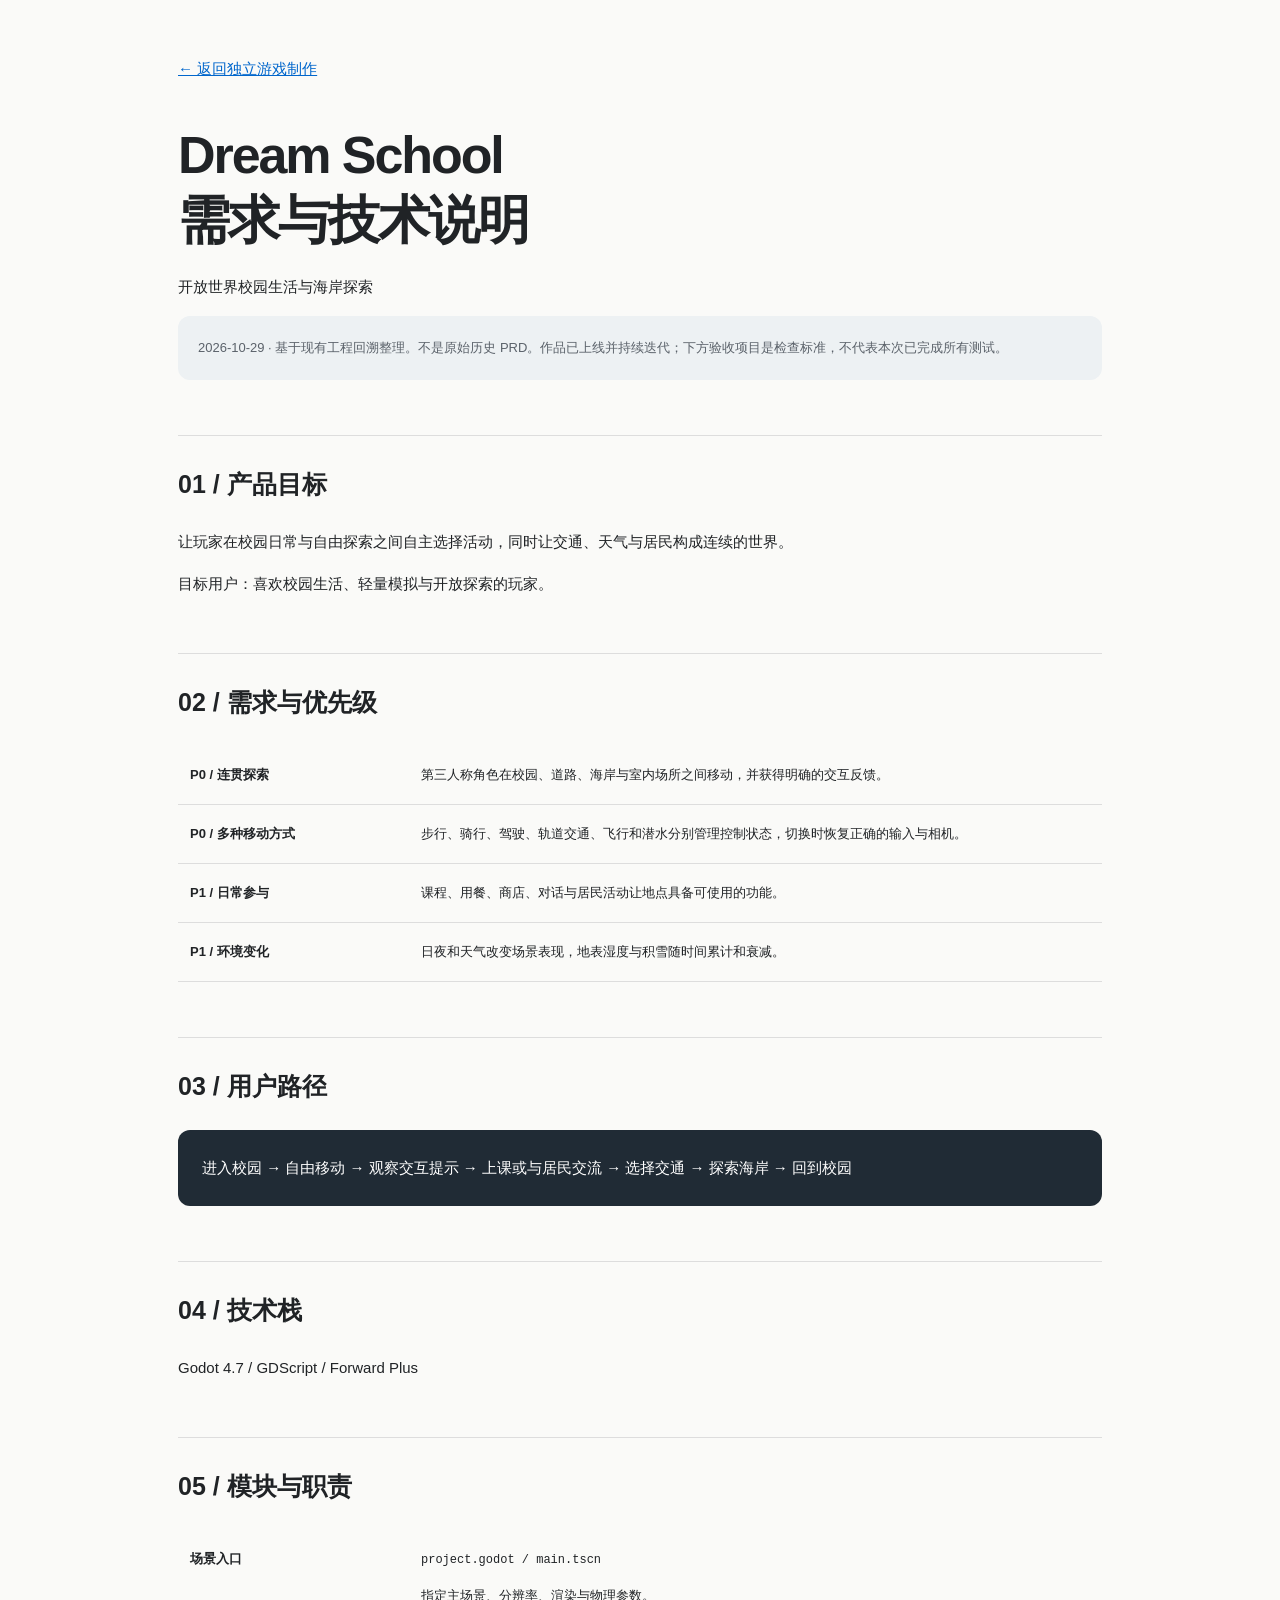
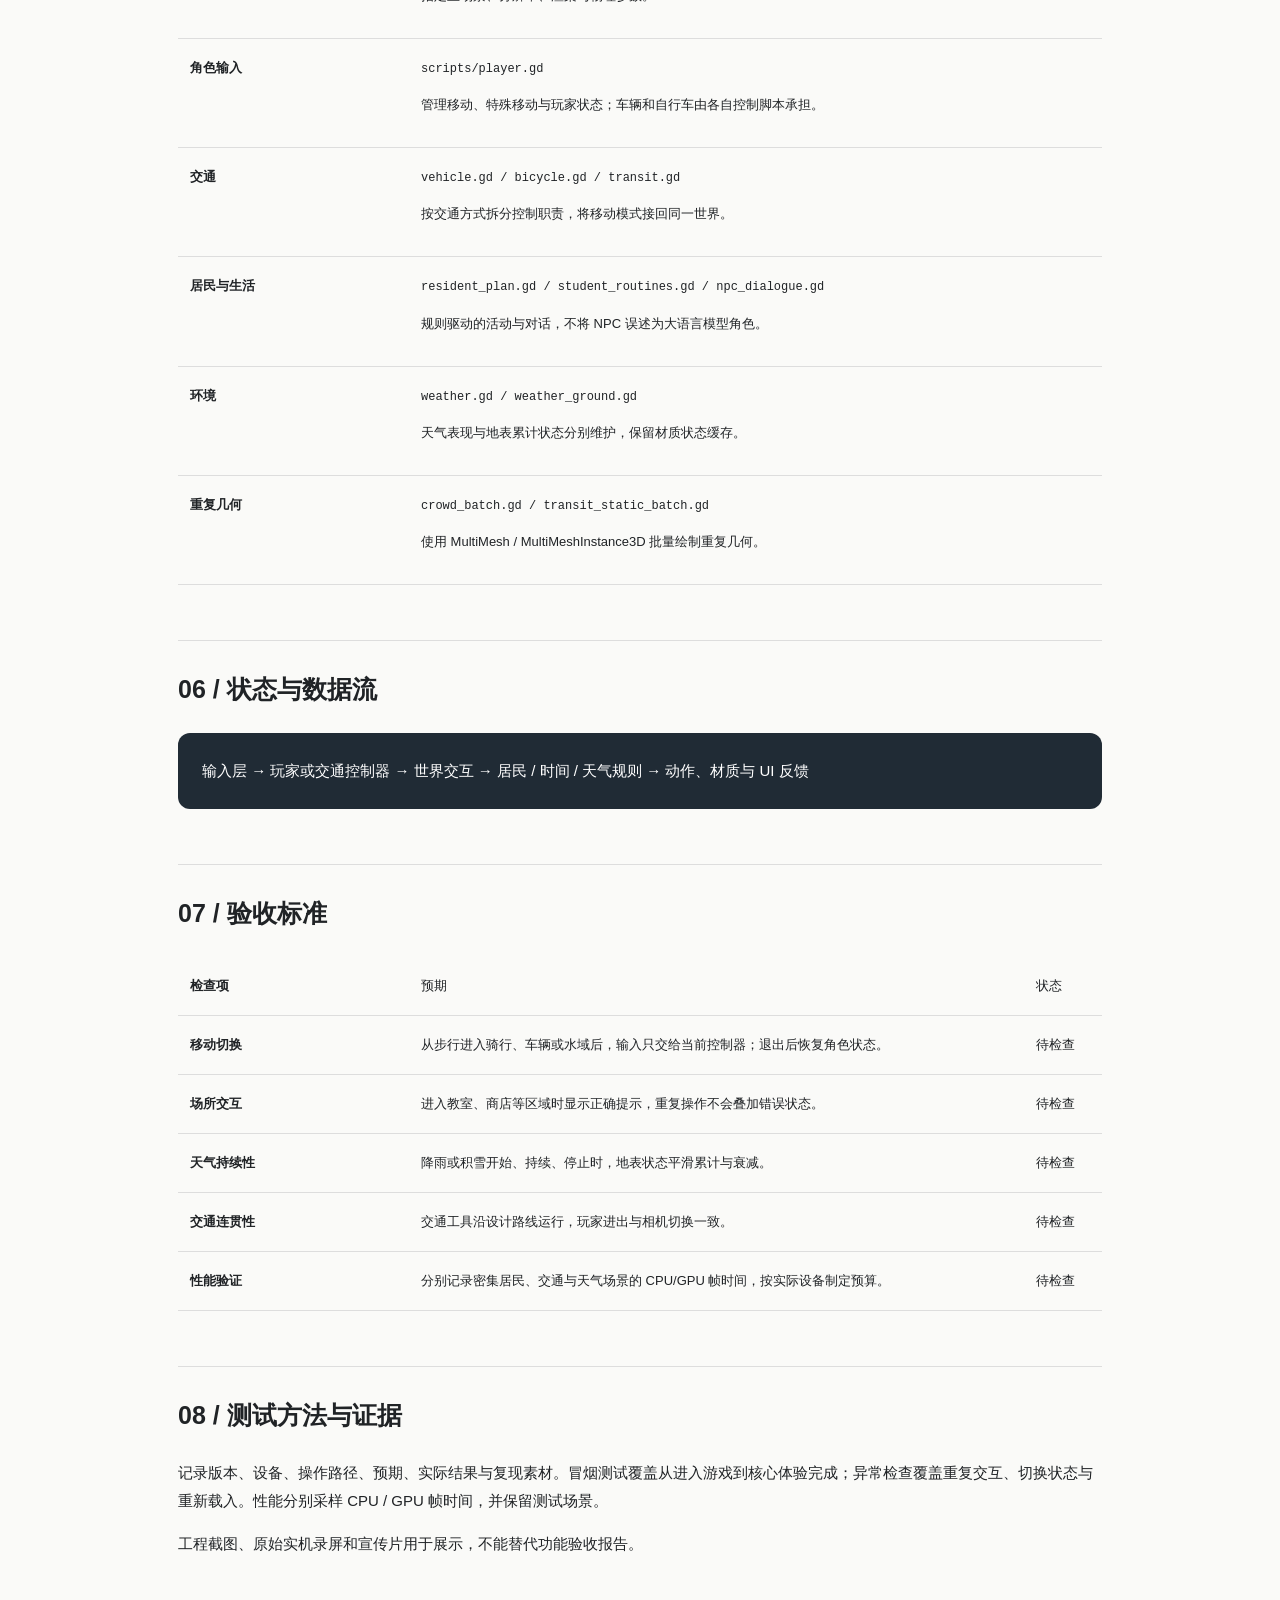
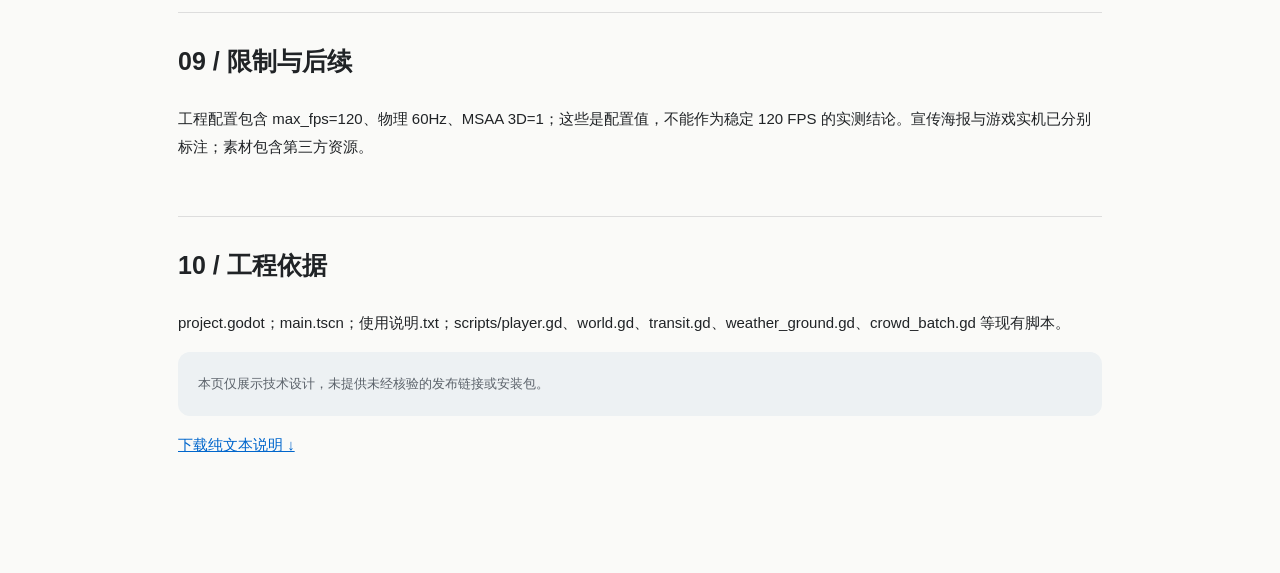
<file: docs/dream-school-technical.html>
<!doctype html><html lang="zh-CN"><head><meta charset="utf-8"><meta name="viewport" content="width=device-width,initial-scale=1"><title>Dream School · 需求与技术说明</title><style>
    *{box-sizing:border-box}body{margin:0;color:#202326;background:#fafaf8;font:15px/1.85 -apple-system,BlinkMacSystemFont,"Segoe UI","Microsoft YaHei",sans-serif}main{max-width:980px;margin:auto;padding:55px 28px 100px}a{color:#0066cc}h1{font-size:clamp(32px,5vw,52px);line-height:1.25;letter-spacing:-.04em;margin:40px 0 20px}h2{font-size:25px;margin-top:55px;border-top:1px solid #ddd;padding-top:25px}.note{padding:20px;background:#edf1f3;border-radius:12px;font-size:13px;color:#5b626a}table{width:100%;border-collapse:collapse;margin:20px 0}th,td{padding:17px 12px;border-bottom:1px solid #ddd;text-align:left;vertical-align:top;font-size:13px}th{width:25%;font-weight:600}code{overflow-wrap:anywhere;font-size:12px}.flow{padding:24px;background:#202b35;color:white;border-radius:12px;overflow-wrap:anywhere}@media(max-width:600px){th,td{padding:12px 6px;font-size:11px}main{padding-inline:20px}}@media print{main{padding:0}h2{break-after:avoid}table{break-inside:auto}tr{break-inside:avoid}}</style></head><body><main><a href="../studio-preview.html#work">← 返回独立游戏制作</a><h1>Dream School<br>需求与技术说明</h1><p>开放世界校园生活与海岸探索</p><div class="note">2026-10-29 · 基于现有工程回溯整理。不是原始历史 PRD。作品已上线并持续迭代；下方验收项目是检查标准，不代表本次已完成所有测试。</div>
    <h2>01 / 产品目标</h2><p>让玩家在校园日常与自由探索之间自主选择活动，同时让交通、天气与居民构成连续的世界。</p><p>目标用户：喜欢校园生活、轻量模拟与开放探索的玩家。</p><h2>02 / 需求与优先级</h2><table><tr><th>P0 / 连贯探索</th><td>第三人称角色在校园、道路、海岸与室内场所之间移动，并获得明确的交互反馈。</td></tr><tr><th>P0 / 多种移动方式</th><td>步行、骑行、驾驶、轨道交通、飞行和潜水分别管理控制状态，切换时恢复正确的输入与相机。</td></tr><tr><th>P1 / 日常参与</th><td>课程、用餐、商店、对话与居民活动让地点具备可使用的功能。</td></tr><tr><th>P1 / 环境变化</th><td>日夜和天气改变场景表现，地表湿度与积雪随时间累计和衰减。</td></tr></table><h2>03 / 用户路径</h2><p class="flow">进入校园 → 自由移动 → 观察交互提示 → 上课或与居民交流 → 选择交通 → 探索海岸 → 回到校园</p><h2>04 / 技术栈</h2><p>Godot 4.7 / GDScript / Forward Plus</p><h2>05 / 模块与职责</h2><table><tr><th>场景入口</th><td><code>project.godot / main.tscn</code><p>指定主场景、分辨率、渲染与物理参数。</p></td></tr><tr><th>角色输入</th><td><code>scripts/player.gd</code><p>管理移动、特殊移动与玩家状态；车辆和自行车由各自控制脚本承担。</p></td></tr><tr><th>交通</th><td><code>vehicle.gd / bicycle.gd / transit.gd</code><p>按交通方式拆分控制职责，将移动模式接回同一世界。</p></td></tr><tr><th>居民与生活</th><td><code>resident_plan.gd / student_routines.gd / npc_dialogue.gd</code><p>规则驱动的活动与对话，不将 NPC 误述为大语言模型角色。</p></td></tr><tr><th>环境</th><td><code>weather.gd / weather_ground.gd</code><p>天气表现与地表累计状态分别维护，保留材质状态缓存。</p></td></tr><tr><th>重复几何</th><td><code>crowd_batch.gd / transit_static_batch.gd</code><p>使用 MultiMesh / MultiMeshInstance3D 批量绘制重复几何。</p></td></tr></table><h2>06 / 状态与数据流</h2><p class="flow">输入层 → 玩家或交通控制器 → 世界交互 → 居民 / 时间 / 天气规则 → 动作、材质与 UI 反馈</p><h2>07 / 验收标准</h2><table><tr><th>检查项</th><td>预期</td><td>状态</td></tr><tr><th>移动切换</th><td>从步行进入骑行、车辆或水域后，输入只交给当前控制器；退出后恢复角色状态。</td><td>待检查</td></tr><tr><th>场所交互</th><td>进入教室、商店等区域时显示正确提示，重复操作不会叠加错误状态。</td><td>待检查</td></tr><tr><th>天气持续性</th><td>降雨或积雪开始、持续、停止时，地表状态平滑累计与衰减。</td><td>待检查</td></tr><tr><th>交通连贯性</th><td>交通工具沿设计路线运行，玩家进出与相机切换一致。</td><td>待检查</td></tr><tr><th>性能验证</th><td>分别记录密集居民、交通与天气场景的 CPU/GPU 帧时间，按实际设备制定预算。</td><td>待检查</td></tr></table><h2>08 / 测试方法与证据</h2><p>记录版本、设备、操作路径、预期、实际结果与复现素材。冒烟测试覆盖从进入游戏到核心体验完成；异常检查覆盖重复交互、切换状态与重新载入。性能分别采样 CPU / GPU 帧时间，并保留测试场景。</p><p>工程截图、原始实机录屏和宣传片用于展示，不能替代功能验收报告。</p><h2>09 / 限制与后续</h2><p>工程配置包含 max_fps=120、物理 60Hz、MSAA 3D=1；这些是配置值，不能作为稳定 120 FPS 的实测结论。宣传海报与游戏实机已分别标注；素材包含第三方资源。</p><h2>10 / 工程依据</h2><p>project.godot；main.tscn；使用说明.txt；scripts/player.gd、world.gd、transit.gd、weather_ground.gd、crowd_batch.gd 等现有脚本。</p><p class="note">本页仅展示技术设计，未提供未经核验的发布链接或安装包。</p><p><a href="dream-school-technical.txt" download>下载纯文本说明 ↓</a></p></main></body></html>
</file>
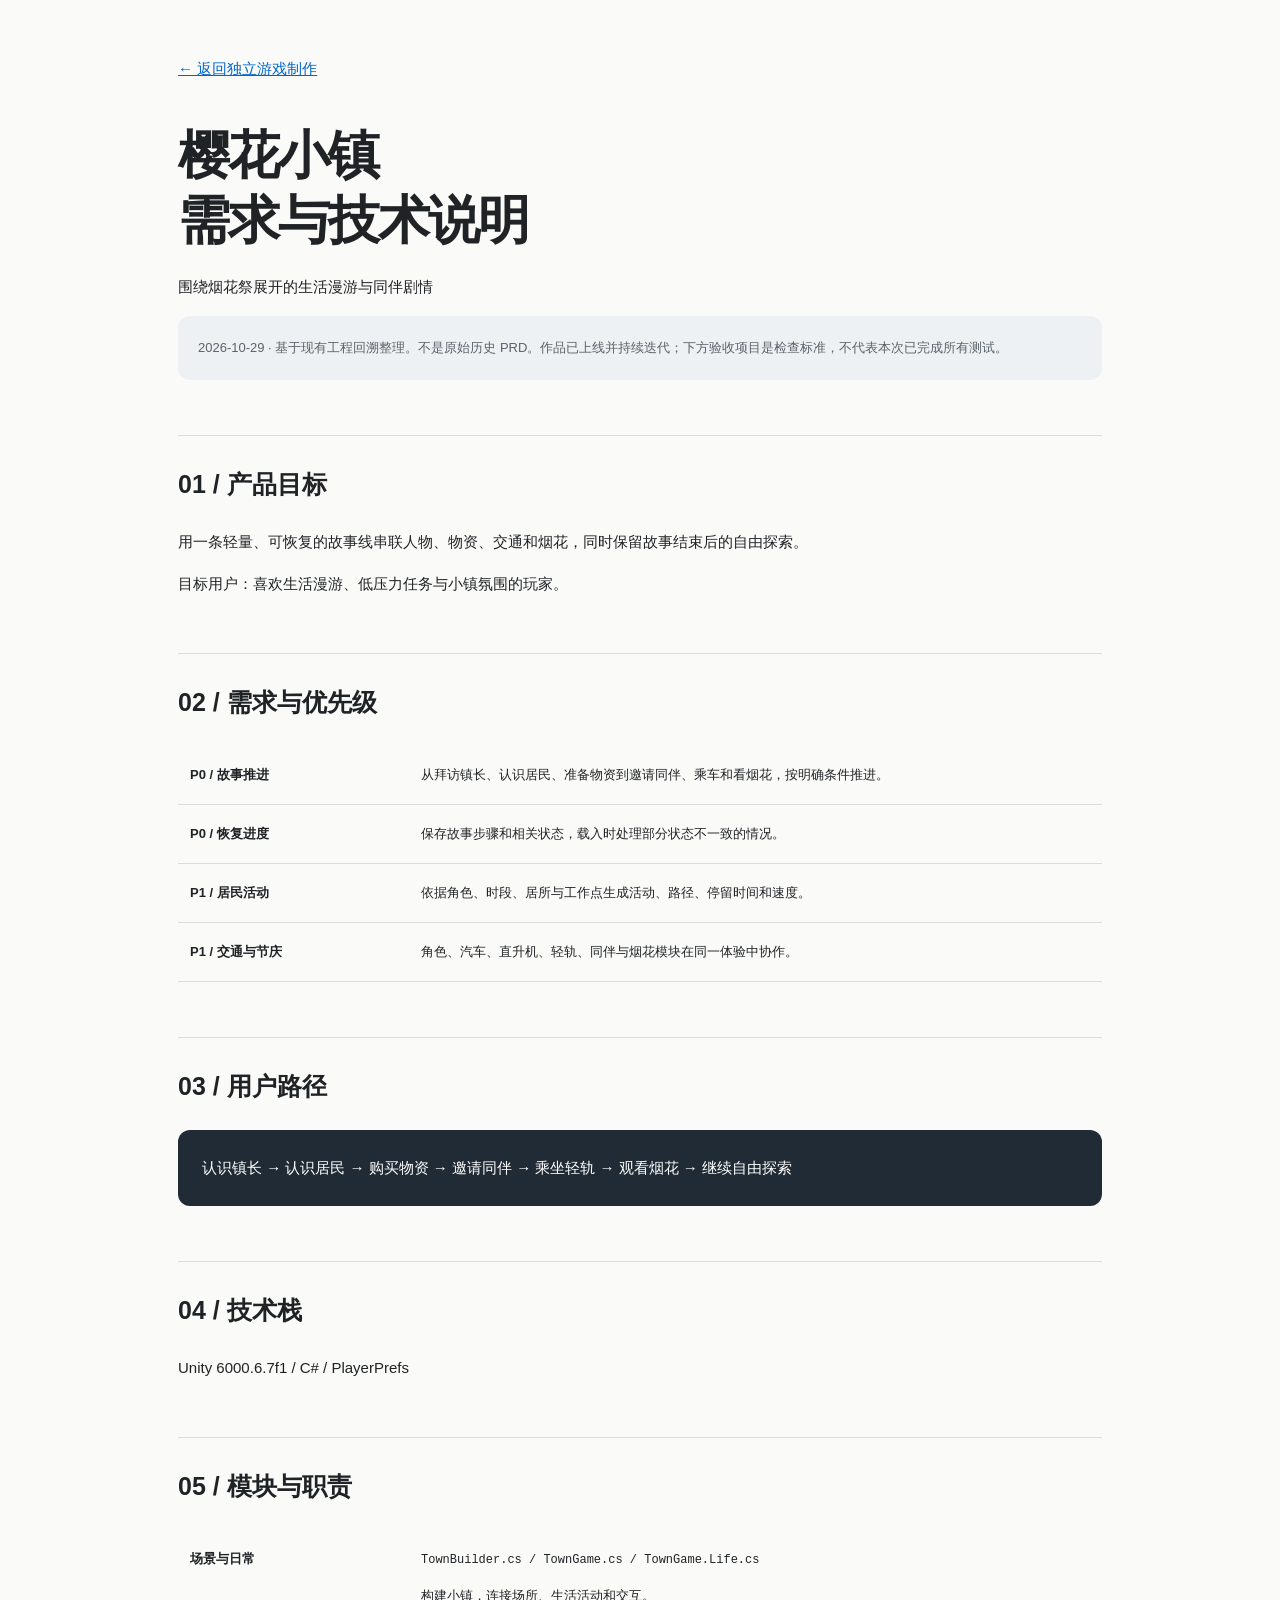
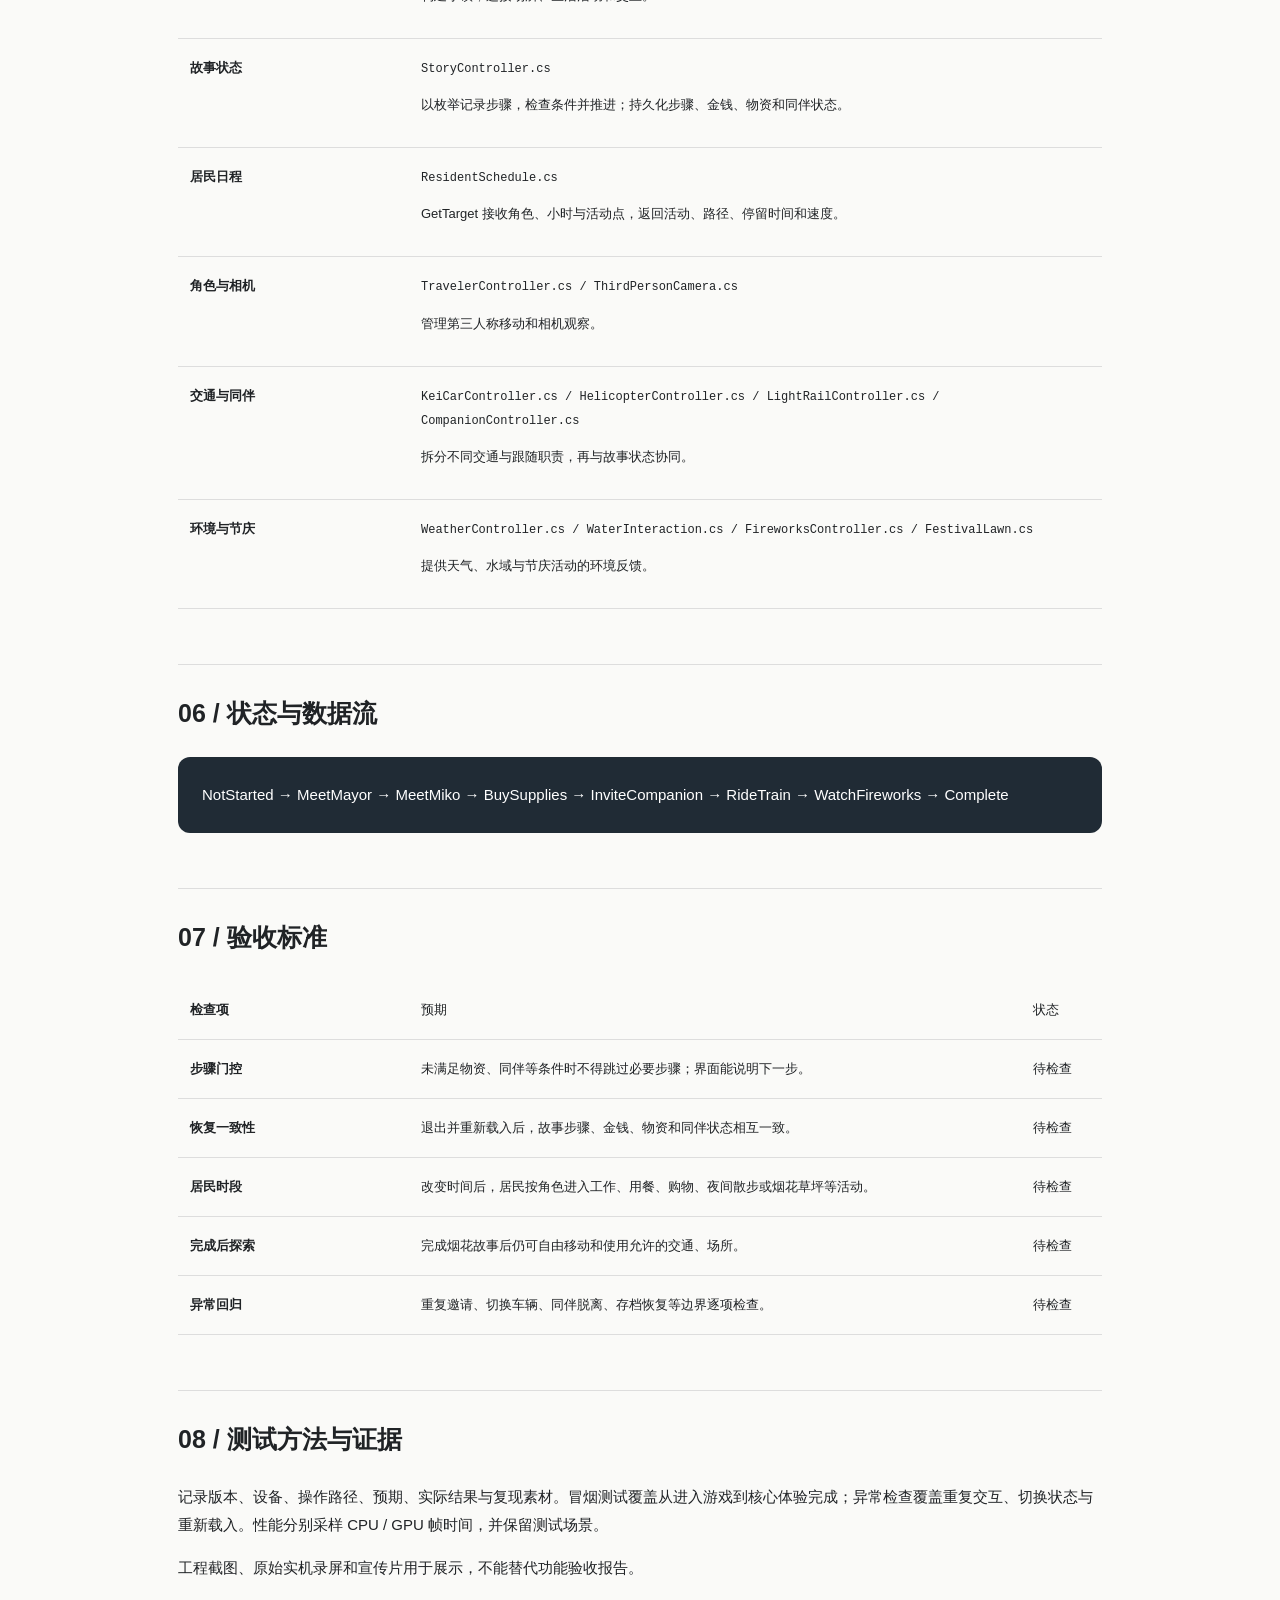
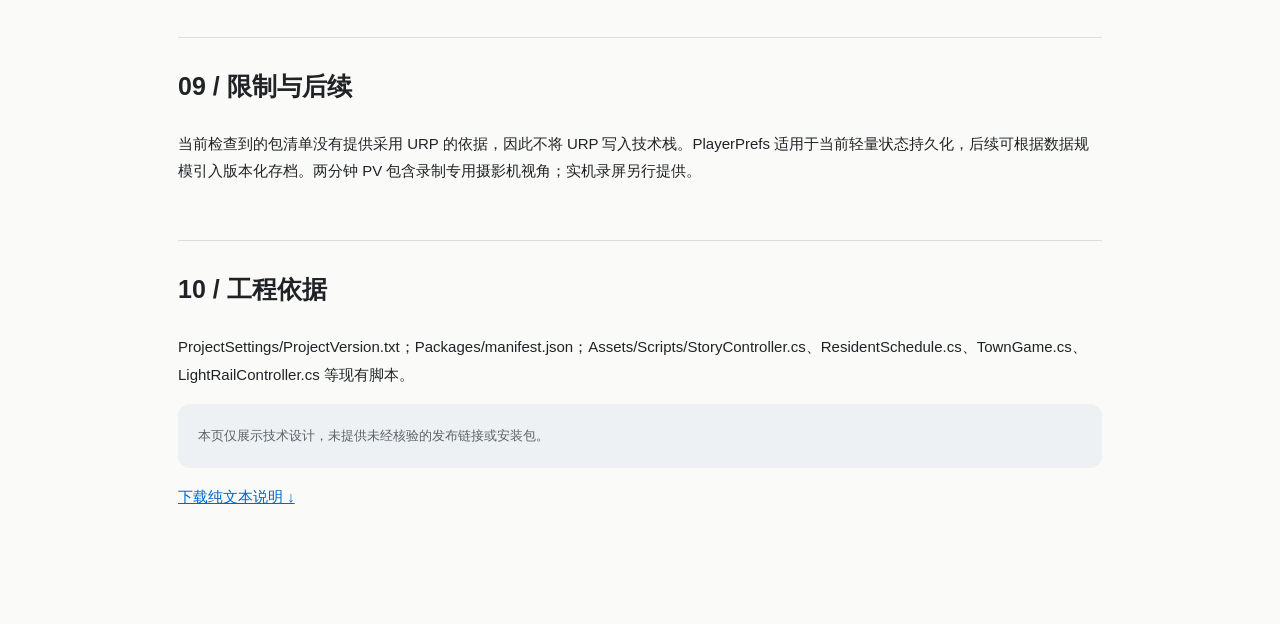
<file: docs/sakura-town-technical.html>
<!doctype html><html lang="zh-CN"><head><meta charset="utf-8"><meta name="viewport" content="width=device-width,initial-scale=1"><title>樱花小镇 · 需求与技术说明</title><style>
    *{box-sizing:border-box}body{margin:0;color:#202326;background:#fafaf8;font:15px/1.85 -apple-system,BlinkMacSystemFont,"Segoe UI","Microsoft YaHei",sans-serif}main{max-width:980px;margin:auto;padding:55px 28px 100px}a{color:#0066cc}h1{font-size:clamp(32px,5vw,52px);line-height:1.25;letter-spacing:-.04em;margin:40px 0 20px}h2{font-size:25px;margin-top:55px;border-top:1px solid #ddd;padding-top:25px}.note{padding:20px;background:#edf1f3;border-radius:12px;font-size:13px;color:#5b626a}table{width:100%;border-collapse:collapse;margin:20px 0}th,td{padding:17px 12px;border-bottom:1px solid #ddd;text-align:left;vertical-align:top;font-size:13px}th{width:25%;font-weight:600}code{overflow-wrap:anywhere;font-size:12px}.flow{padding:24px;background:#202b35;color:white;border-radius:12px;overflow-wrap:anywhere}@media(max-width:600px){th,td{padding:12px 6px;font-size:11px}main{padding-inline:20px}}@media print{main{padding:0}h2{break-after:avoid}table{break-inside:auto}tr{break-inside:avoid}}</style></head><body><main><a href="../studio-preview.html#work">← 返回独立游戏制作</a><h1>樱花小镇<br>需求与技术说明</h1><p>围绕烟花祭展开的生活漫游与同伴剧情</p><div class="note">2026-10-29 · 基于现有工程回溯整理。不是原始历史 PRD。作品已上线并持续迭代；下方验收项目是检查标准，不代表本次已完成所有测试。</div>
    <h2>01 / 产品目标</h2><p>用一条轻量、可恢复的故事线串联人物、物资、交通和烟花，同时保留故事结束后的自由探索。</p><p>目标用户：喜欢生活漫游、低压力任务与小镇氛围的玩家。</p><h2>02 / 需求与优先级</h2><table><tr><th>P0 / 故事推进</th><td>从拜访镇长、认识居民、准备物资到邀请同伴、乘车和看烟花，按明确条件推进。</td></tr><tr><th>P0 / 恢复进度</th><td>保存故事步骤和相关状态，载入时处理部分状态不一致的情况。</td></tr><tr><th>P1 / 居民活动</th><td>依据角色、时段、居所与工作点生成活动、路径、停留时间和速度。</td></tr><tr><th>P1 / 交通与节庆</th><td>角色、汽车、直升机、轻轨、同伴与烟花模块在同一体验中协作。</td></tr></table><h2>03 / 用户路径</h2><p class="flow">认识镇长 → 认识居民 → 购买物资 → 邀请同伴 → 乘坐轻轨 → 观看烟花 → 继续自由探索</p><h2>04 / 技术栈</h2><p>Unity 6000.6.7f1 / C# / PlayerPrefs</p><h2>05 / 模块与职责</h2><table><tr><th>场景与日常</th><td><code>TownBuilder.cs / TownGame.cs / TownGame.Life.cs</code><p>构建小镇，连接场所、生活活动和交互。</p></td></tr><tr><th>故事状态</th><td><code>StoryController.cs</code><p>以枚举记录步骤，检查条件并推进；持久化步骤、金钱、物资和同伴状态。</p></td></tr><tr><th>居民日程</th><td><code>ResidentSchedule.cs</code><p>GetTarget 接收角色、小时与活动点，返回活动、路径、停留时间和速度。</p></td></tr><tr><th>角色与相机</th><td><code>TravelerController.cs / ThirdPersonCamera.cs</code><p>管理第三人称移动和相机观察。</p></td></tr><tr><th>交通与同伴</th><td><code>KeiCarController.cs / HelicopterController.cs / LightRailController.cs / CompanionController.cs</code><p>拆分不同交通与跟随职责，再与故事状态协同。</p></td></tr><tr><th>环境与节庆</th><td><code>WeatherController.cs / WaterInteraction.cs / FireworksController.cs / FestivalLawn.cs</code><p>提供天气、水域与节庆活动的环境反馈。</p></td></tr></table><h2>06 / 状态与数据流</h2><p class="flow">NotStarted → MeetMayor → MeetMiko → BuySupplies → InviteCompanion → RideTrain → WatchFireworks → Complete</p><h2>07 / 验收标准</h2><table><tr><th>检查项</th><td>预期</td><td>状态</td></tr><tr><th>步骤门控</th><td>未满足物资、同伴等条件时不得跳过必要步骤；界面能说明下一步。</td><td>待检查</td></tr><tr><th>恢复一致性</th><td>退出并重新载入后，故事步骤、金钱、物资和同伴状态相互一致。</td><td>待检查</td></tr><tr><th>居民时段</th><td>改变时间后，居民按角色进入工作、用餐、购物、夜间散步或烟花草坪等活动。</td><td>待检查</td></tr><tr><th>完成后探索</th><td>完成烟花故事后仍可自由移动和使用允许的交通、场所。</td><td>待检查</td></tr><tr><th>异常回归</th><td>重复邀请、切换车辆、同伴脱离、存档恢复等边界逐项检查。</td><td>待检查</td></tr></table><h2>08 / 测试方法与证据</h2><p>记录版本、设备、操作路径、预期、实际结果与复现素材。冒烟测试覆盖从进入游戏到核心体验完成；异常检查覆盖重复交互、切换状态与重新载入。性能分别采样 CPU / GPU 帧时间，并保留测试场景。</p><p>工程截图、原始实机录屏和宣传片用于展示，不能替代功能验收报告。</p><h2>09 / 限制与后续</h2><p>当前检查到的包清单没有提供采用 URP 的依据，因此不将 URP 写入技术栈。PlayerPrefs 适用于当前轻量状态持久化，后续可根据数据规模引入版本化存档。两分钟 PV 包含录制专用摄影机视角；实机录屏另行提供。</p><h2>10 / 工程依据</h2><p>ProjectSettings/ProjectVersion.txt；Packages/manifest.json；Assets/Scripts/StoryController.cs、ResidentSchedule.cs、TownGame.cs、LightRailController.cs 等现有脚本。</p><p class="note">本页仅展示技术设计，未提供未经核验的发布链接或安装包。</p><p><a href="sakura-town-technical.txt" download>下载纯文本说明 ↓</a></p></main></body></html>
</file>
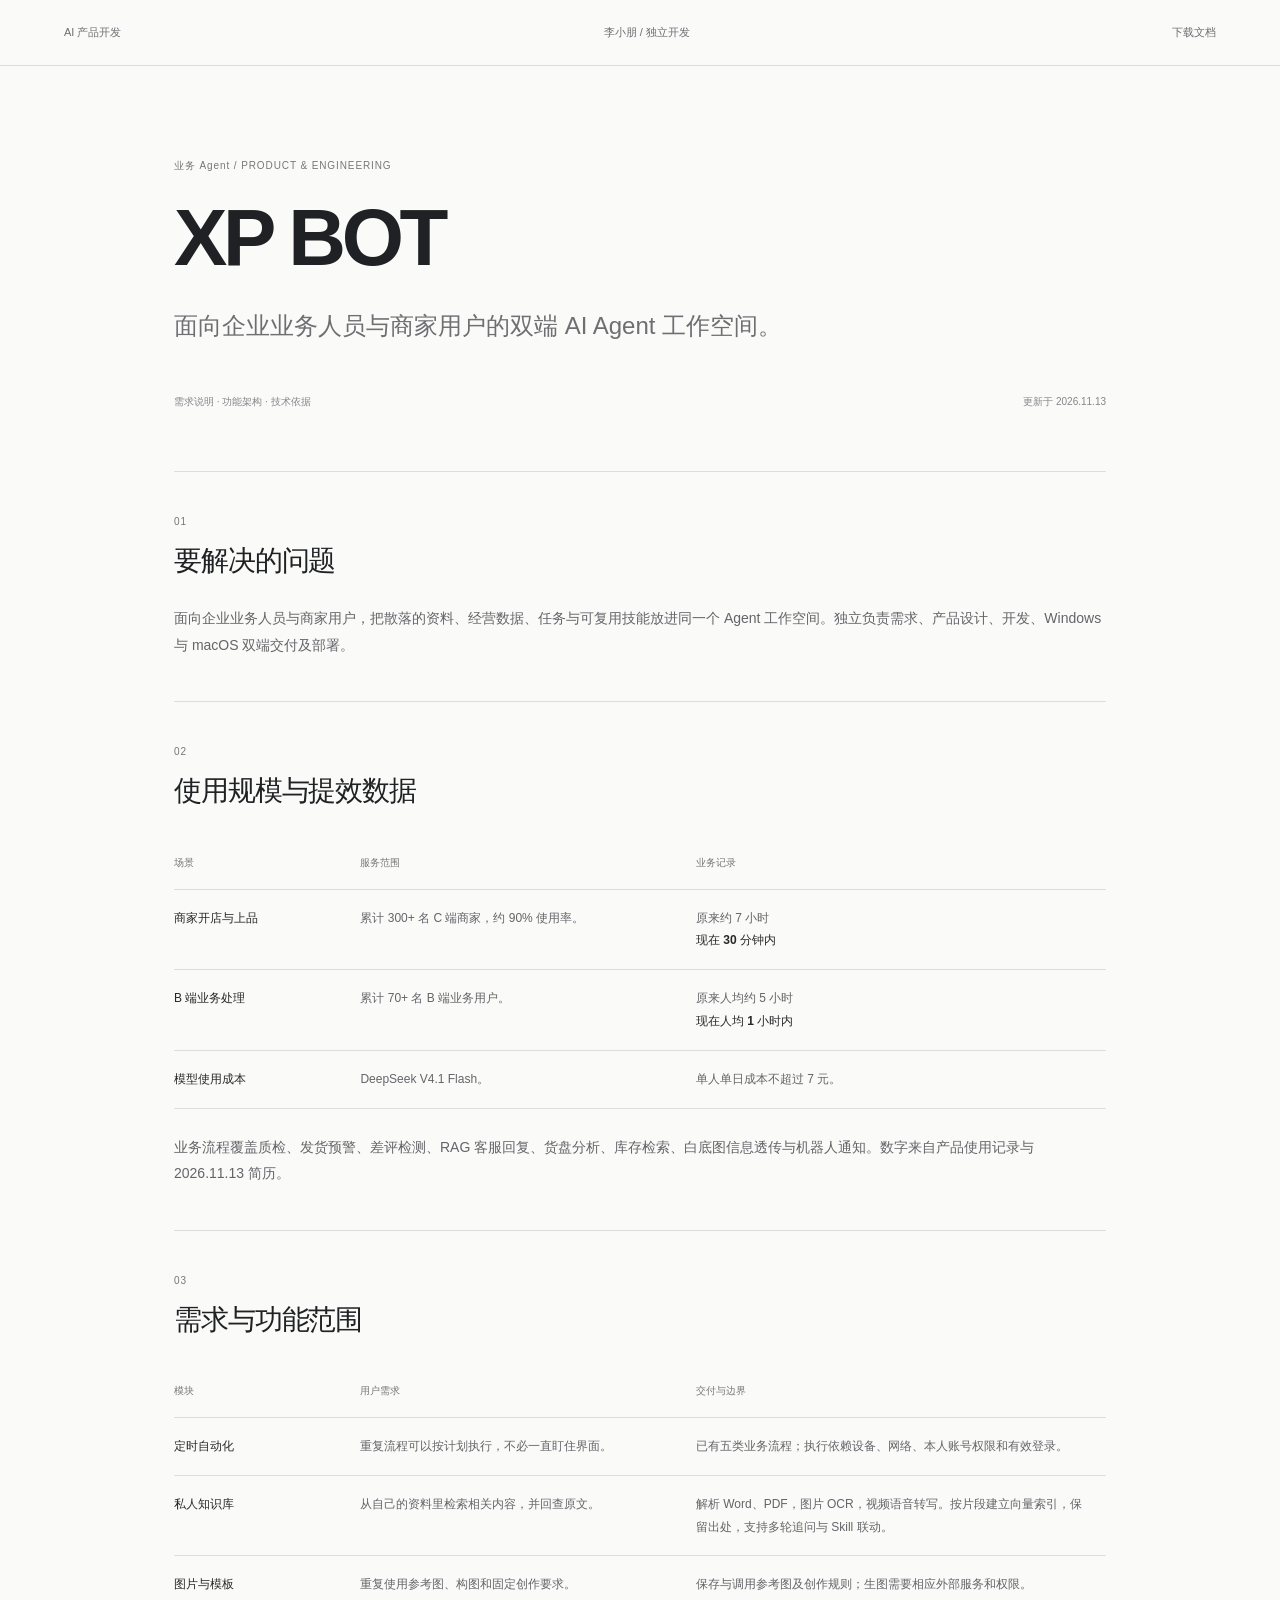
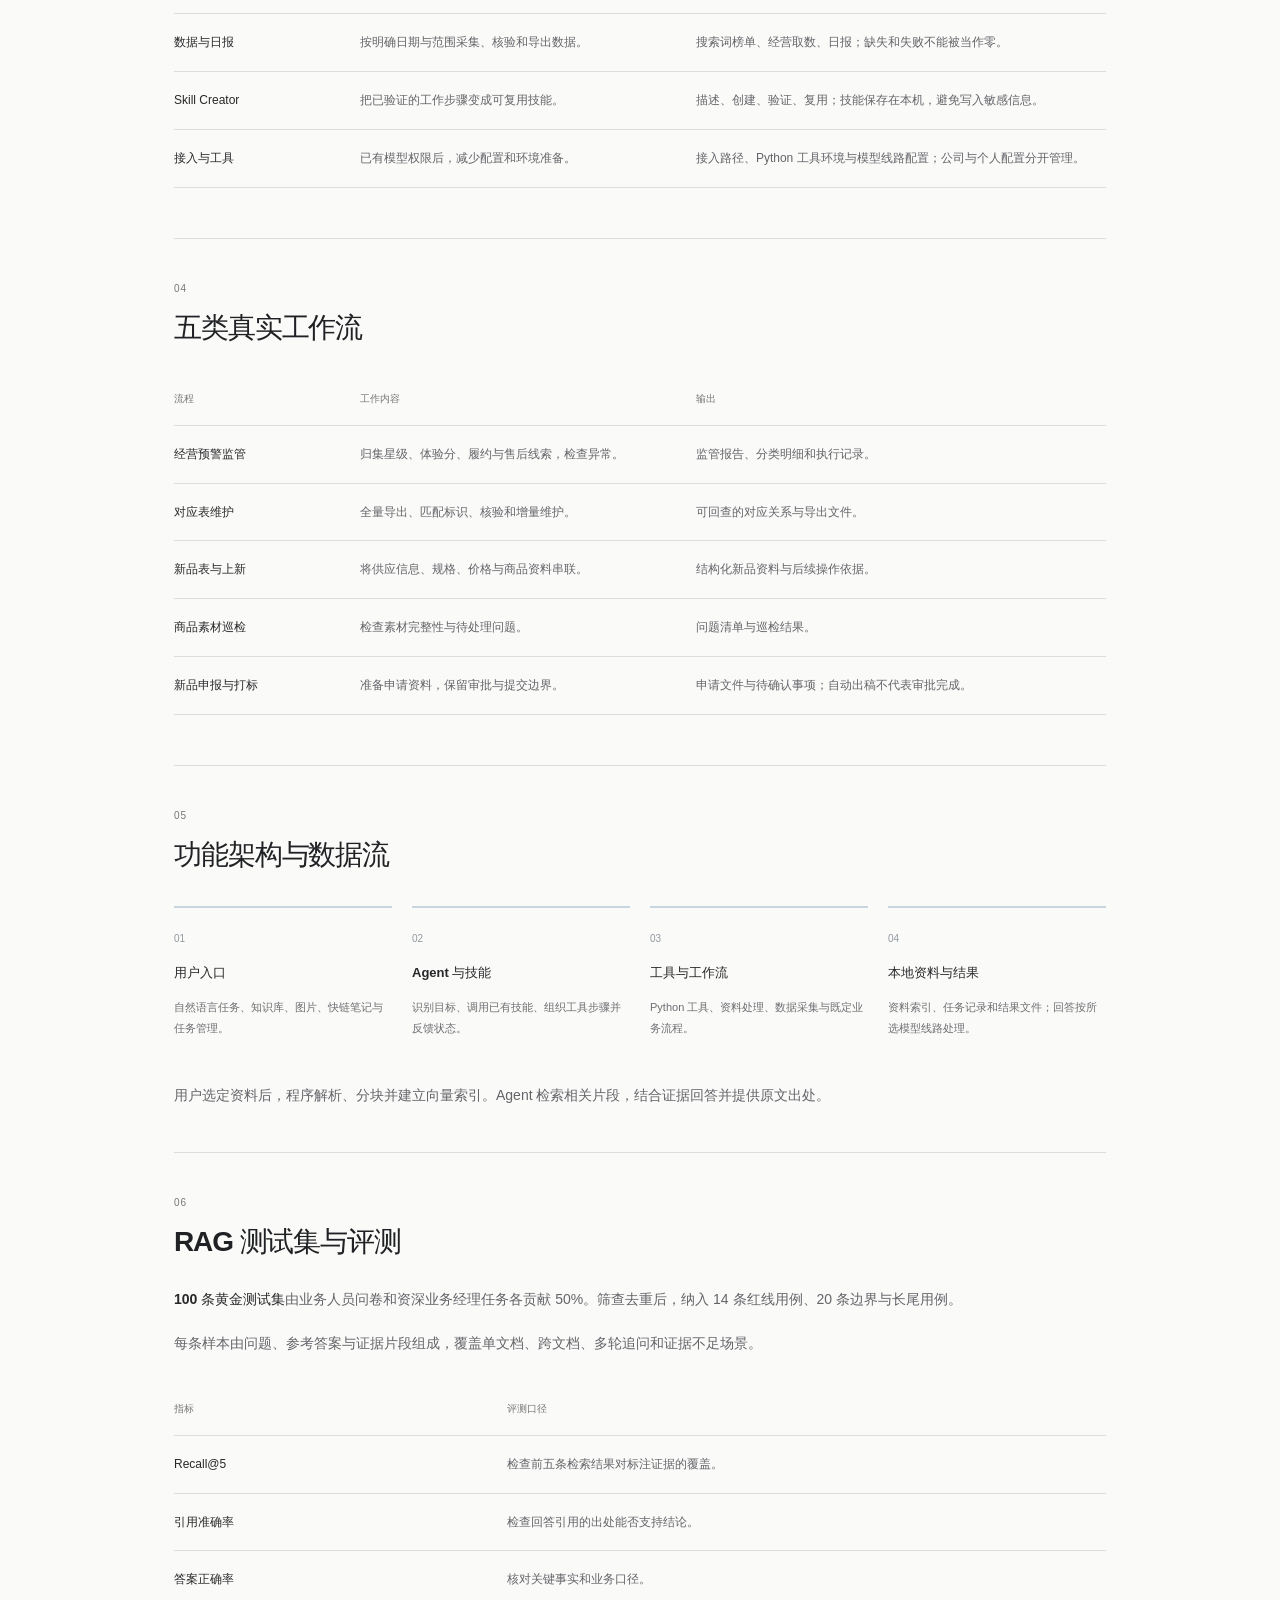
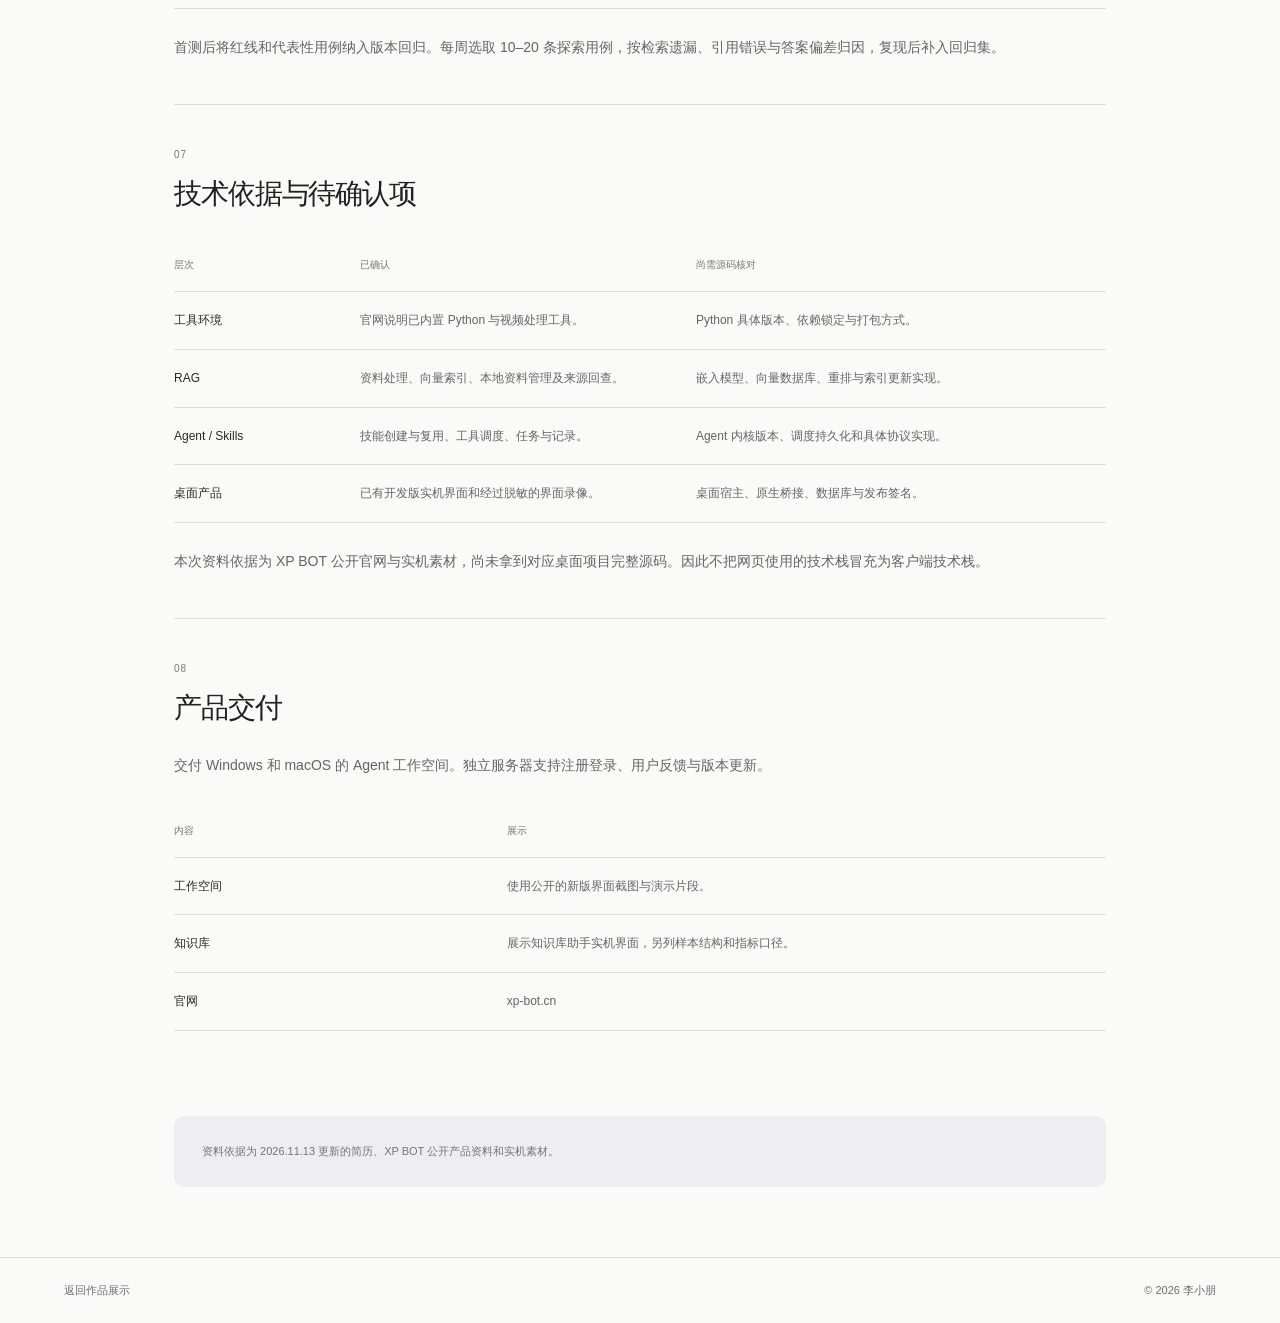
<file: docs/xp-bot-technical.html>
<!doctype html><html lang="zh-CN"><head><meta charset="utf-8"><meta name="viewport" content="width=device-width,initial-scale=1"><meta name="robots" content="noindex"><title>XP BOT · 需求与技术方案</title><meta name="description" content="面向企业业务人员与商家用户的双端 AI Agent 工作空间。"><link rel="icon" href="../assets/studio/brand-full.png"><link rel="stylesheet" href="../assets/product-docs.css?v=products-01"></head><body><header><a href="../studio-preview.html#agents">AI 产品开发</a><span>李小朋 / 独立开发</span><a href="xp-bot-technical.txt" download>下载文档</a></header><main><div class="doc-heading"><p class="kicker">业务 Agent / PRODUCT & ENGINEERING</p><h1>XP BOT</h1><p class="lede">面向企业业务人员与商家用户的双端 AI Agent 工作空间。</p><div class="doc-meta"><span>需求说明 · 功能架构 · 技术依据</span><span>更新于 2026.11.13</span></div></div><section><p class="section-number">01</p><h2>要解决的问题</h2><p>面向企业业务人员与商家用户，把散落的资料、经营数据、任务与可复用技能放进同一个 Agent 工作空间。独立负责需求、产品设计、开发、Windows 与 macOS 双端交付及部署。</p></section><section><p class="section-number">02</p><h2>使用规模与提效数据</h2><div class="table-scroll"><table><thead><tr><th>场景</th><th>服务范围</th><th>业务记录</th></tr></thead><tbody><tr><td>商家开店与上品</td><td>累计 300+ 名 C 端商家，约 90% 使用率。</td><td>原来约 7 小时<br><strong>现在 30 分钟内</strong></td></tr><tr><td>B 端业务处理</td><td>累计 70+ 名 B 端业务用户。</td><td>原来人均约 5 小时<br><strong>现在人均 1 小时内</strong></td></tr><tr><td>模型使用成本</td><td>DeepSeek V4.1 Flash。</td><td>单人单日成本不超过 7 元。</td></tr></tbody></table></div><p>业务流程覆盖质检、发货预警、差评检测、RAG 客服回复、货盘分析、库存检索、白底图信息透传与机器人通知。数字来自产品使用记录与 2026.11.13 简历。</p></section><section><p class="section-number">03</p><h2>需求与功能范围</h2><div class="table-scroll"><table><thead><tr><th>模块</th><th>用户需求</th><th>交付与边界</th></tr></thead><tbody><tr><td>定时自动化</td><td>重复流程可以按计划执行，不必一直盯住界面。</td><td>已有五类业务流程；执行依赖设备、网络、本人账号权限和有效登录。</td></tr><tr><td>私人知识库</td><td>从自己的资料里检索相关内容，并回查原文。</td><td>解析 Word、PDF，图片 OCR，视频语音转写。按片段建立向量索引，保留出处，支持多轮追问与 Skill 联动。</td></tr><tr><td>图片与模板</td><td>重复使用参考图、构图和固定创作要求。</td><td>保存与调用参考图及创作规则；生图需要相应外部服务和权限。</td></tr><tr><td>数据与日报</td><td>按明确日期与范围采集、核验和导出数据。</td><td>搜索词榜单、经营取数、日报；缺失和失败不能被当作零。</td></tr><tr><td>Skill Creator</td><td>把已验证的工作步骤变成可复用技能。</td><td>描述、创建、验证、复用；技能保存在本机，避免写入敏感信息。</td></tr><tr><td>接入与工具</td><td>已有模型权限后，减少配置和环境准备。</td><td>接入路径、Python 工具环境与模型线路配置；公司与个人配置分开管理。</td></tr></tbody></table></div></section><section><p class="section-number">04</p><h2>五类真实工作流</h2><div class="table-scroll"><table><thead><tr><th>流程</th><th>工作内容</th><th>输出</th></tr></thead><tbody><tr><td>经营预警监管</td><td>归集星级、体验分、履约与售后线索，检查异常。</td><td>监管报告、分类明细和执行记录。</td></tr><tr><td>对应表维护</td><td>全量导出、匹配标识、核验和增量维护。</td><td>可回查的对应关系与导出文件。</td></tr><tr><td>新品表与上新</td><td>将供应信息、规格、价格与商品资料串联。</td><td>结构化新品资料与后续操作依据。</td></tr><tr><td>商品素材巡检</td><td>检查素材完整性与待处理问题。</td><td>问题清单与巡检结果。</td></tr><tr><td>新品申报与打标</td><td>准备申请资料，保留审批与提交边界。</td><td>申请文件与待确认事项；自动出稿不代表审批完成。</td></tr></tbody></table></div></section><section><p class="section-number">05</p><h2>功能架构与数据流</h2><ol class="architecture"><li><span>01</span><strong>用户入口</strong><p>自然语言任务、知识库、图片、快链笔记与任务管理。</p></li><li><span>02</span><strong>Agent 与技能</strong><p>识别目标、调用已有技能、组织工具步骤并反馈状态。</p></li><li><span>03</span><strong>工具与工作流</strong><p>Python 工具、资料处理、数据采集与既定业务流程。</p></li><li><span>04</span><strong>本地资料与结果</strong><p>资料索引、任务记录和结果文件；回答按所选模型线路处理。</p></li></ol><p>用户选定资料后，程序解析、分块并建立向量索引。Agent 检索相关片段，结合证据回答并提供原文出处。</p></section><section id="rag-evaluation"><p class="section-number">06</p><h2>RAG 测试集与评测</h2><p><strong>100 条黄金测试集</strong>由业务人员问卷和资深业务经理任务各贡献 50%。筛查去重后，纳入 14 条红线用例、20 条边界与长尾用例。</p><p>每条样本由问题、参考答案与证据片段组成，覆盖单文档、跨文档、多轮追问和证据不足场景。</p><div class="table-scroll"><table><thead><tr><th>指标</th><th>评测口径</th></tr></thead><tbody><tr><td>Recall@5</td><td>检查前五条检索结果对标注证据的覆盖。</td></tr><tr><td>引用准确率</td><td>检查回答引用的出处能否支持结论。</td></tr><tr><td>答案正确率</td><td>核对关键事实和业务口径。</td></tr></tbody></table></div><p>首测后将红线和代表性用例纳入版本回归。每周选取 10–20 条探索用例，按检索遗漏、引用错误与答案偏差归因，复现后补入回归集。</p></section><section><p class="section-number">07</p><h2>技术依据与待确认项</h2><div class="table-scroll"><table><thead><tr><th>层次</th><th>已确认</th><th>尚需源码核对</th></tr></thead><tbody><tr><td>工具环境</td><td>官网说明已内置 Python 与视频处理工具。</td><td>Python 具体版本、依赖锁定与打包方式。</td></tr><tr><td>RAG</td><td>资料处理、向量索引、本地资料管理及来源回查。</td><td>嵌入模型、向量数据库、重排与索引更新实现。</td></tr><tr><td>Agent / Skills</td><td>技能创建与复用、工具调度、任务与记录。</td><td>Agent 内核版本、调度持久化和具体协议实现。</td></tr><tr><td>桌面产品</td><td>已有开发版实机界面和经过脱敏的界面录像。</td><td>桌面宿主、原生桥接、数据库与发布签名。</td></tr></tbody></table></div><p>本次资料依据为 XP BOT 公开官网与实机素材，尚未拿到对应桌面项目完整源码。因此不把网页使用的技术栈冒充为客户端技术栈。</p></section><section><p class="section-number">08</p><h2>产品交付</h2><p>交付 Windows 和 macOS 的 Agent 工作空间。独立服务器支持注册登录、用户反馈与版本更新。</p><div class="table-scroll"><table><thead><tr><th>内容</th><th>展示</th></tr></thead><tbody><tr><td>工作空间</td><td>使用公开的新版界面截图与演示片段。</td></tr><tr><td>知识库</td><td>展示知识库助手实机界面，另列样本结构和指标口径。</td></tr><tr><td>官网</td><td><a href="https://xp-bot.cn/" target="_blank" rel="noopener noreferrer">xp-bot.cn</a></td></tr></tbody></table></div></section><aside>资料依据为 2026.11.13 更新的简历、XP BOT 公开产品资料和实机素材。</aside></main><footer><a href="../studio-preview.html#xp-bot">返回作品展示</a><span>© 2026 李小朋</span></footer></body></html>
</file>
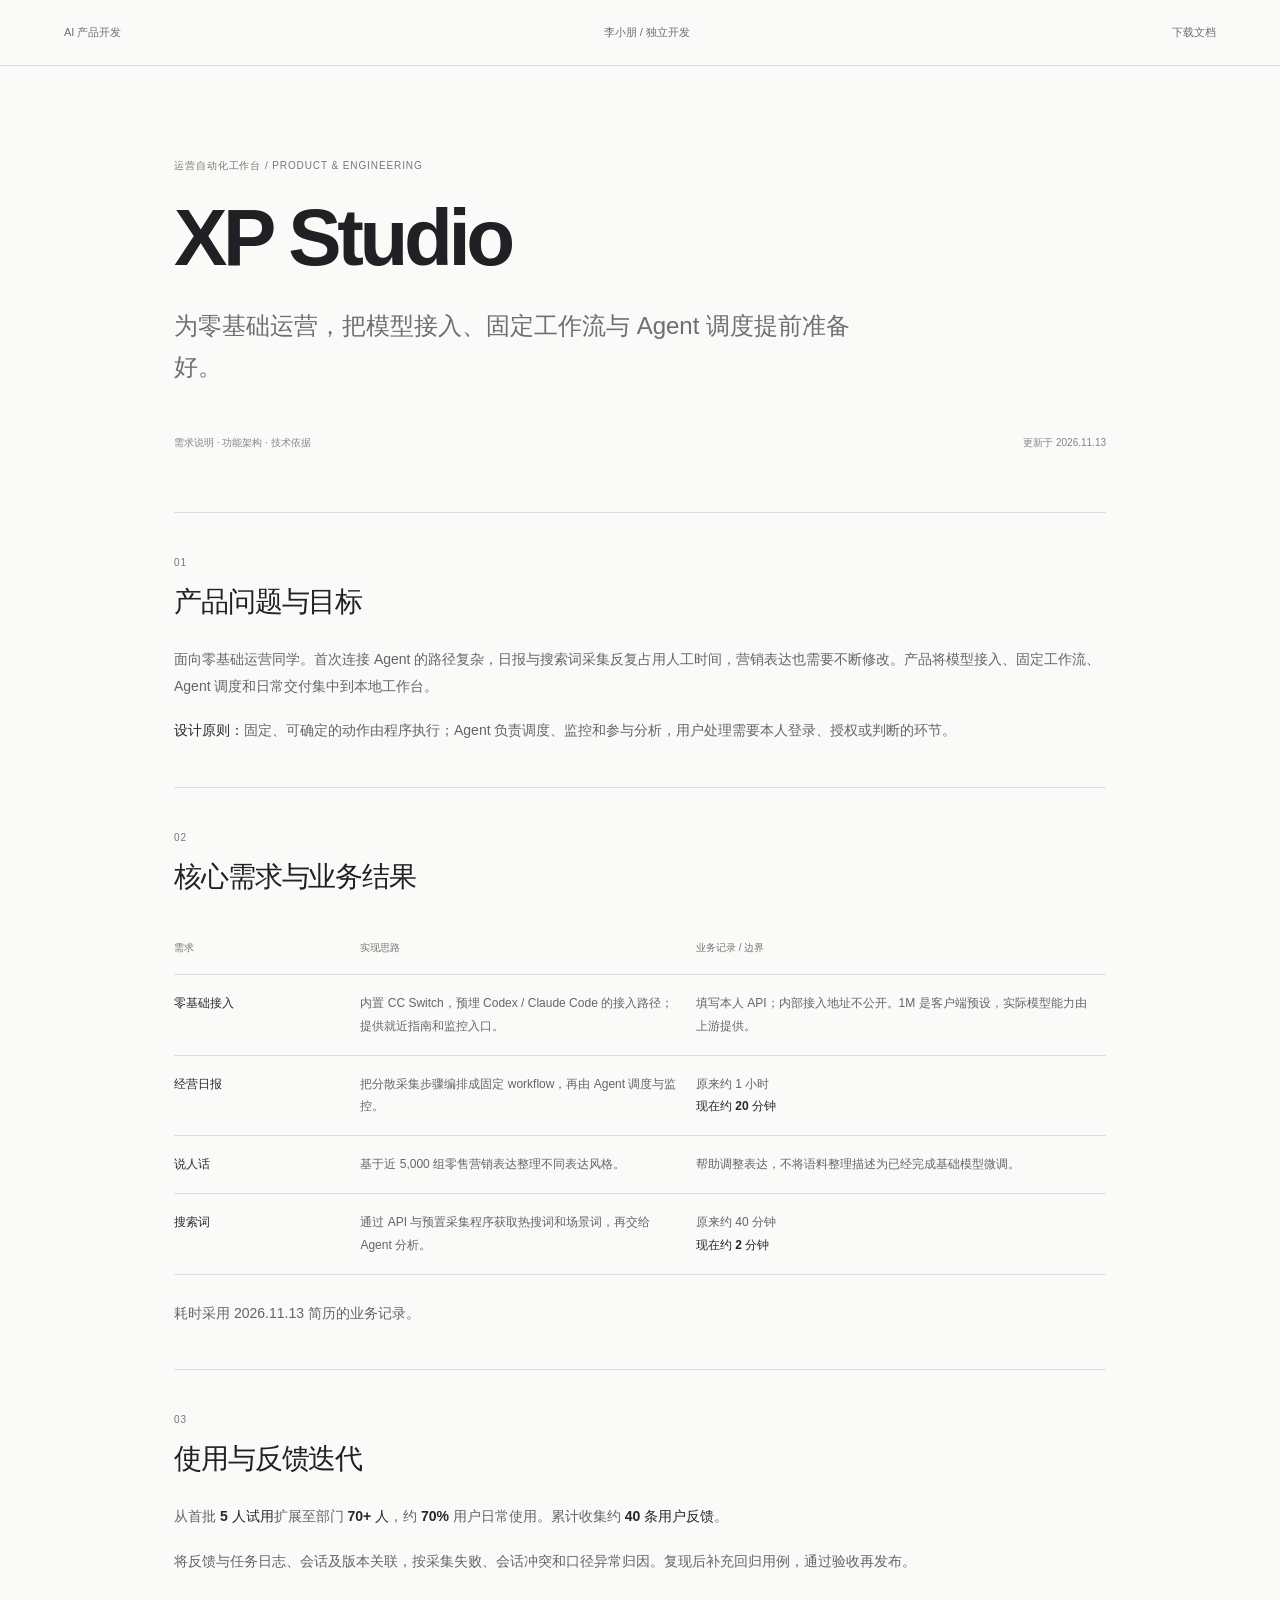
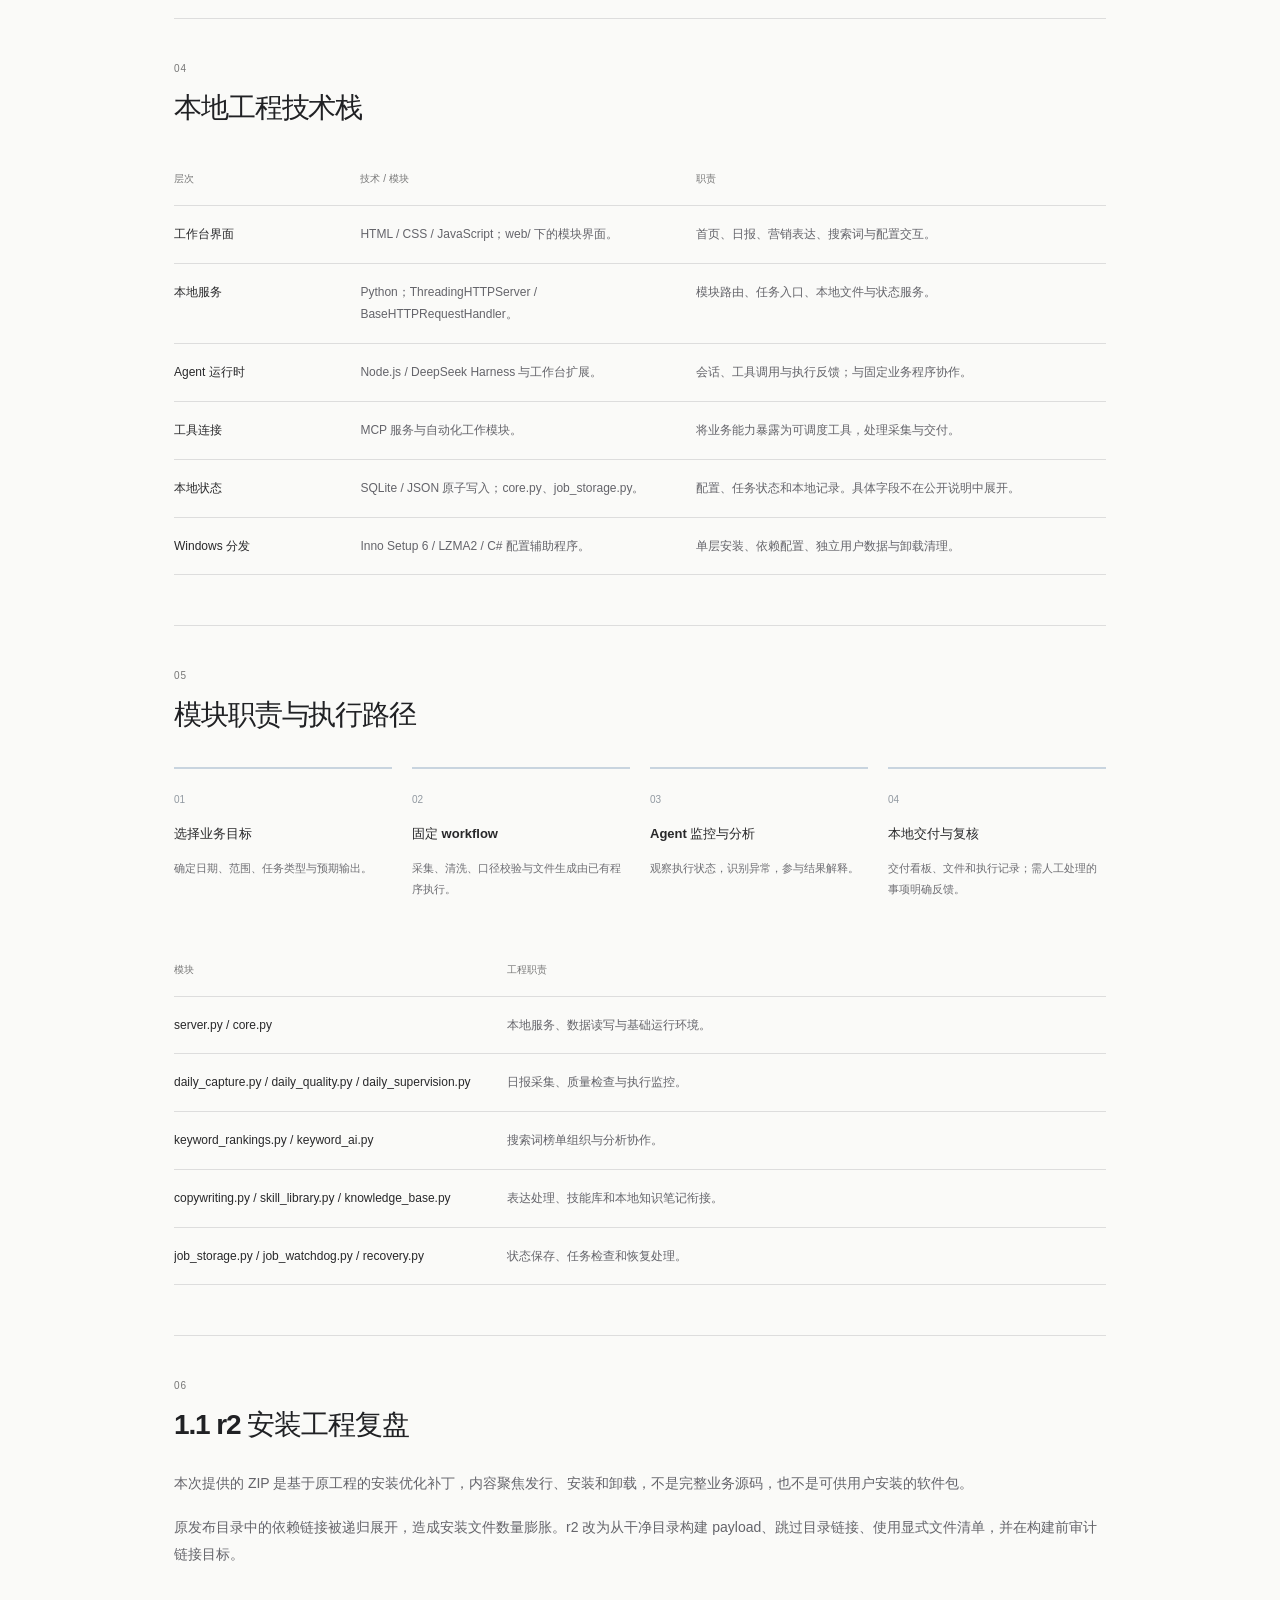
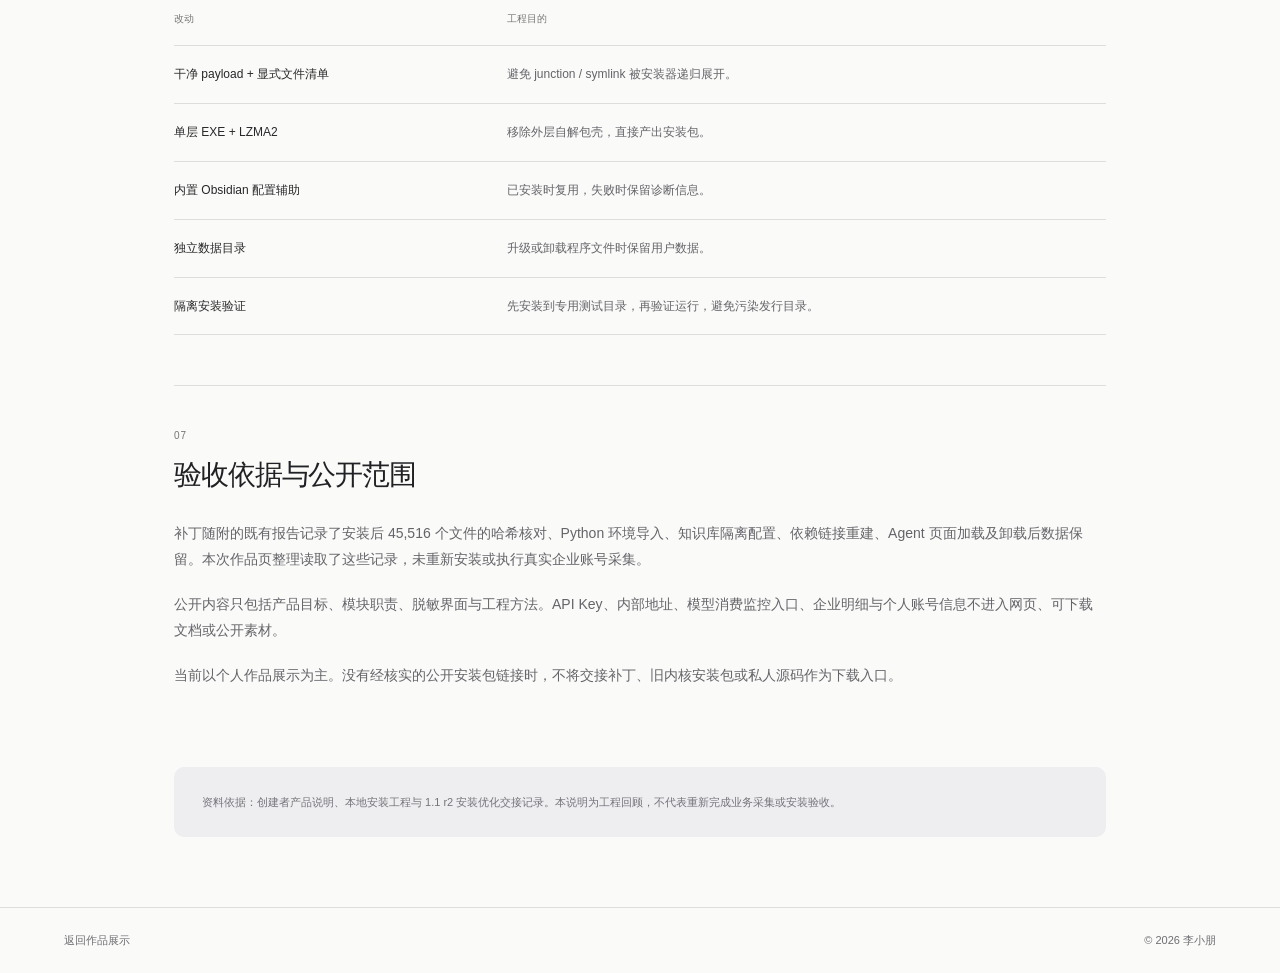
<file: docs/xp-studio-technical.html>
<!doctype html><html lang="zh-CN"><head><meta charset="utf-8"><meta name="viewport" content="width=device-width,initial-scale=1"><meta name="robots" content="noindex"><title>XP Studio · 需求与技术方案</title><meta name="description" content="为零基础运营，把模型接入、固定工作流与 Agent 调度提前准备好。"><link rel="icon" href="../assets/studio/brand-full.png"><link rel="stylesheet" href="../assets/product-docs.css?v=products-01"></head><body><header><a href="../studio-preview.html#agents">AI 产品开发</a><span>李小朋 / 独立开发</span><a href="xp-studio-technical.txt" download>下载文档</a></header><main><div class="doc-heading"><p class="kicker">运营自动化工作台 / PRODUCT & ENGINEERING</p><h1>XP Studio</h1><p class="lede">为零基础运营，把模型接入、固定工作流与 Agent 调度提前准备好。</p><div class="doc-meta"><span>需求说明 · 功能架构 · 技术依据</span><span>更新于 2026.11.13</span></div></div><section><p class="section-number">01</p><h2>产品问题与目标</h2><p>面向零基础运营同学。首次连接 Agent 的路径复杂，日报与搜索词采集反复占用人工时间，营销表达也需要不断修改。产品将模型接入、固定工作流、Agent 调度和日常交付集中到本地工作台。</p><p><strong>设计原则：</strong>固定、可确定的动作由程序执行；Agent 负责调度、监控和参与分析，用户处理需要本人登录、授权或判断的环节。</p></section><section><p class="section-number">02</p><h2>核心需求与业务结果</h2><div class="table-scroll"><table><thead><tr><th>需求</th><th>实现思路</th><th>业务记录 / 边界</th></tr></thead><tbody><tr><td>零基础接入</td><td>内置 CC Switch，预埋 Codex / Claude Code 的接入路径；提供就近指南和监控入口。</td><td>填写本人 API；内部接入地址不公开。1M 是客户端预设，实际模型能力由上游提供。</td></tr><tr><td>经营日报</td><td>把分散采集步骤编排成固定 workflow，再由 Agent 调度与监控。</td><td>原来约 1 小时<br><strong>现在约 20 分钟</strong></td></tr><tr><td>说人话</td><td>基于近 5,000 组零售营销表达整理不同表达风格。</td><td>帮助调整表达，不将语料整理描述为已经完成基础模型微调。</td></tr><tr><td>搜索词</td><td>通过 API 与预置采集程序获取热搜词和场景词，再交给 Agent 分析。</td><td>原来约 40 分钟<br><strong>现在约 2 分钟</strong></td></tr></tbody></table></div><p>耗时采用 2026.11.13 简历的业务记录。</p></section><section><p class="section-number">03</p><h2>使用与反馈迭代</h2><p>从首批 <strong>5 人试用</strong>扩展至部门 <strong>70+ 人</strong>，约 <strong>70%</strong> 用户日常使用。累计收集约 <strong>40 条用户反馈</strong>。</p><p>将反馈与任务日志、会话及版本关联，按采集失败、会话冲突和口径异常归因。复现后补充回归用例，通过验收再发布。</p></section><section><p class="section-number">04</p><h2>本地工程技术栈</h2><div class="table-scroll"><table><thead><tr><th>层次</th><th>技术 / 模块</th><th>职责</th></tr></thead><tbody><tr><td>工作台界面</td><td>HTML / CSS / JavaScript；web/ 下的模块界面。</td><td>首页、日报、营销表达、搜索词与配置交互。</td></tr><tr><td>本地服务</td><td>Python；ThreadingHTTPServer / BaseHTTPRequestHandler。</td><td>模块路由、任务入口、本地文件与状态服务。</td></tr><tr><td>Agent 运行时</td><td>Node.js / DeepSeek Harness 与工作台扩展。</td><td>会话、工具调用与执行反馈；与固定业务程序协作。</td></tr><tr><td>工具连接</td><td>MCP 服务与自动化工作模块。</td><td>将业务能力暴露为可调度工具，处理采集与交付。</td></tr><tr><td>本地状态</td><td>SQLite / JSON 原子写入；core.py、job_storage.py。</td><td>配置、任务状态和本地记录。具体字段不在公开说明中展开。</td></tr><tr><td>Windows 分发</td><td>Inno Setup 6 / LZMA2 / C# 配置辅助程序。</td><td>单层安装、依赖配置、独立用户数据与卸载清理。</td></tr></tbody></table></div></section><section><p class="section-number">05</p><h2>模块职责与执行路径</h2><ol class="architecture"><li><span>01</span><strong>选择业务目标</strong><p>确定日期、范围、任务类型与预期输出。</p></li><li><span>02</span><strong>固定 workflow</strong><p>采集、清洗、口径校验与文件生成由已有程序执行。</p></li><li><span>03</span><strong>Agent 监控与分析</strong><p>观察执行状态，识别异常，参与结果解释。</p></li><li><span>04</span><strong>本地交付与复核</strong><p>交付看板、文件和执行记录；需人工处理的事项明确反馈。</p></li></ol><div class="table-scroll"><table><thead><tr><th>模块</th><th>工程职责</th></tr></thead><tbody><tr><td>server.py / core.py</td><td>本地服务、数据读写与基础运行环境。</td></tr><tr><td>daily_capture.py / daily_quality.py / daily_supervision.py</td><td>日报采集、质量检查与执行监控。</td></tr><tr><td>keyword_rankings.py / keyword_ai.py</td><td>搜索词榜单组织与分析协作。</td></tr><tr><td>copywriting.py / skill_library.py / knowledge_base.py</td><td>表达处理、技能库和本地知识笔记衔接。</td></tr><tr><td>job_storage.py / job_watchdog.py / recovery.py</td><td>状态保存、任务检查和恢复处理。</td></tr></tbody></table></div></section><section><p class="section-number">06</p><h2>1.1 r2 安装工程复盘</h2><p>本次提供的 ZIP 是基于原工程的安装优化补丁，内容聚焦发行、安装和卸载，不是完整业务源码，也不是可供用户安装的软件包。</p><p>原发布目录中的依赖链接被递归展开，造成安装文件数量膨胀。r2 改为从干净目录构建 payload、跳过目录链接、使用显式文件清单，并在构建前审计链接目标。</p><div class="table-scroll"><table><thead><tr><th>改动</th><th>工程目的</th></tr></thead><tbody><tr><td>干净 payload + 显式文件清单</td><td>避免 junction / symlink 被安装器递归展开。</td></tr><tr><td>单层 EXE + LZMA2</td><td>移除外层自解包壳，直接产出安装包。</td></tr><tr><td>内置 Obsidian 配置辅助</td><td>已安装时复用，失败时保留诊断信息。</td></tr><tr><td>独立数据目录</td><td>升级或卸载程序文件时保留用户数据。</td></tr><tr><td>隔离安装验证</td><td>先安装到专用测试目录，再验证运行，避免污染发行目录。</td></tr></tbody></table></div></section><section><p class="section-number">07</p><h2>验收依据与公开范围</h2><p>补丁随附的既有报告记录了安装后 45,516 个文件的哈希核对、Python 环境导入、知识库隔离配置、依赖链接重建、Agent 页面加载及卸载后数据保留。本次作品页整理读取了这些记录，未重新安装或执行真实企业账号采集。</p><p>公开内容只包括产品目标、模块职责、脱敏界面与工程方法。API Key、内部地址、模型消费监控入口、企业明细与个人账号信息不进入网页、可下载文档或公开素材。</p><p>当前以个人作品展示为主。没有经核实的公开安装包链接时，不将交接补丁、旧内核安装包或私人源码作为下载入口。</p></section><aside>资料依据：创建者产品说明、本地安装工程与 1.1 r2 安装优化交接记录。本说明为工程回顾，不代表重新完成业务采集或安装验收。</aside></main><footer><a href="../studio-preview.html#xp-studio">返回作品展示</a><span>© 2026 李小朋</span></footer></body></html>
</file>
<file: assets/studio-kinetic.css>
@charset "UTF-8";
@font-face{font-family:Kinetic Display;src:url(fonts/studio-display.ttf) format("truetype");font-style:normal;font-weight:400;font-display:swap}
@font-face{font-family:Kinetic Mono;src:url(fonts/studio-mono.ttf) format("truetype");font-style:normal;font-weight:400;font-display:swap}
:root{--red:#f4c95d;--ink:#24170b;--paper:#ffffff;--bg:var(--paper);--line:#24170b;--display:"Kinetic Display",Impact,"Arial Narrow",sans-serif;--mono:"Kinetic Mono","Courier New","Microsoft YaHei",monospace;--serif:"Kinetic Serif",Georgia,"Noto Serif SC","Songti SC","STSong",serif;--sans:-apple-system,BlinkMacSystemFont,"Segoe UI","PingFang SC","Microsoft YaHei",sans-serif;--ease:cubic-bezier(.76,0,.24,1)}
*{box-sizing:border-box}html{scrollbar-gutter:stable;scroll-behavior:smooth;scroll-padding-top:16px}body{margin:0;background:var(--ink);color:var(--ink);font:18px/1.5 var(--serif);-webkit-font-smoothing:antialiased}body.modal-open{overflow:hidden}body.contrasted{--bg:#ffffff}body.theme-yellow{--bg:var(--red)}button,a{-webkit-tap-highlight-color:transparent}button{font:inherit;color:inherit;background:none;border:0;cursor:pointer}a{color:inherit;text-decoration:none}h1,h2,h3,h4,p,figure{margin:0}h1,h2,h3,h4{font-weight:400}img,video{display:block;max-width:100%}img{height:auto}button:disabled{cursor:default}[hidden]{display:none!important}a:focus-visible,button:focus-visible,[tabindex]:focus-visible,summary:focus-visible{outline:3px solid currentColor;outline-offset:5px}::selection{background:var(--ink);color:var(--bg)}.mono{font-family:var(--mono);font-size:11px;line-height:1.5;letter-spacing:.01em;text-transform:uppercase}.site-shell{margin:16px;background:var(--bg);border:1px solid var(--line);overflow:clip}.skip{position:fixed;left:20px;top:-100px;z-index:100;background:var(--paper);border:1px solid var(--ink);padding:12px 20px;font-family:var(--mono);font-size:13px}.skip:focus{top:20px}
.kinetic-header{display:grid;grid-template-columns:96px minmax(150px,1fr) 330px 48px 48px minmax(230px,1fr);min-height:96px;border-bottom:1px solid var(--line);position:relative;z-index:5}.kinetic-header>*{border-right:1px solid var(--line)}.kinetic-header>:last-child{border-right:0}.site-logo{display:flex;align-items:center;justify-content:center;padding:10px}.site-logo img{width:72px;height:72px;object-fit:contain;mix-blend-mode:multiply}.header-console{padding:24px;font:8px/1.65 var(--mono);display:flex;flex-direction:column;justify-content:center;text-transform:uppercase;overflow:hidden}.kinetic-header nav{display:flex;align-items:stretch;justify-content:space-around;font:11px/1 var(--mono)}.kinetic-header nav a{display:flex;align-items:center;justify-content:center;padding:0 10px;white-space:nowrap;transition:background .3s,color .3s}.kinetic-header nav a:hover{background:var(--ink);color:var(--bg)}.github-cell,.contrast-toggle{display:grid;place-items:center;transition:background .3s,color .3s}.github-cell svg{width:24px;height:24px;fill:none;stroke:currentColor;stroke-width:1.5;stroke-linecap:round}.github-cell:hover,.contrast-toggle:hover{background:var(--ink);color:var(--bg)}.contrast-toggle>span{width:20px;height:20px;border-radius:50%;border:1px solid currentColor;background:linear-gradient(90deg,currentColor 50%,transparent 50%)}.header-aside{display:grid;grid-template-rows:1fr 1fr;font-size:19px;line-height:1.15}.header-aside>p,.header-aside>a{display:flex;align-items:center;padding:10px 18px}.header-aside>a{border-top:1px solid var(--line)}.header-aside>a:hover{background:var(--ink);color:var(--bg)}
.opening{height:calc(100svh - 129px);min-height:540px;display:flex;flex-direction:column}.wave-field{position:relative;flex:1 1 0;min-height:150px;overflow:hidden;cursor:crosshair;touch-action:pan-y}.wave-field canvas{width:100%;height:100%;display:block}.wave-caption{position:absolute;bottom:15px;right:18px;mix-blend-mode:multiply;font-size:8px;opacity:0;transition:opacity .3s}.wave-field:hover .wave-caption{opacity:1}.bit-strip{height:36px;overflow:hidden;border-block:1px solid var(--line);display:flex;align-items:center;flex-shrink:0}.bit-track{flex:0 0 auto;white-space:nowrap;font:8px/1 var(--mono);letter-spacing:.18em;animation:binary-travel 40s linear infinite;will-change:transform}.bit-track i{font-style:normal;letter-spacing:.025em;font-size:14px;display:inline-block;margin-inline:15px}@keyframes binary-travel{to{transform:translateX(-33.333%)}}
.display-line{display:flex;align-items:center;justify-content:space-between;gap:1.6vw;font-family:var(--display);font-size:var(--display-size,17vw);font-weight:400;line-height:.9;padding:24px 18px 27px;text-transform:uppercase;overflow:hidden;cursor:default}.display-star{flex:0 0 auto;width:4vw;height:4vw;max-width:70px;fill:currentColor;rotate:var(--star-angle,0deg);transition:rotate .3s linear}.roll-word{display:inline-flex;align-items:baseline;white-space:nowrap;position:relative}.glyph{display:inline-block;position:relative;perspective:650px;line-height:.95;font-family:var(--display);flex:0 0 auto}.glyph-measure{display:inline-block;visibility:hidden;white-space:pre;letter-spacing:-.025em}.glyph-drum{position:absolute;inset:0;transform-style:preserve-3d;transform:rotateX(0);transition:transform .8s cubic-bezier(.76,0,.24,1);transition-delay:var(--glyph-delay,0ms)}.glyph-face{position:absolute;inset:0;display:flex;align-items:center;justify-content:center;backface-visibility:hidden;white-space:pre;line-height:.95;letter-spacing:-.025em}.glyph-front{transform:translateZ(.32em)}.glyph-alt{font-family:Georgia,serif;font-style:italic;font-weight:400;transform:rotateX(90deg) translateZ(.32em);text-transform:lowercase;letter-spacing:-.09em}.glyph.is-flipped .glyph-drum{transform:rotateX(-90deg)}.section-caption{display:flex;justify-content:space-between;gap:20px;padding:15px 24px;border-bottom:1px solid var(--line)}.editorial-statement{display:grid;grid-template-columns:1.4fr 1fr;gap:9vw;padding:80px 5vw 85px;border-bottom:1px solid var(--line)}.editorial-statement>p{font-size:clamp(30px,3.6vw,52px);line-height:1.35;letter-spacing:-.04em}.editorial-statement>div{padding-top:5px}.editorial-statement>div>.mono{display:block;font-size:10px;margin-bottom:20px}.editorial-statement>div>p{font-size:20px;line-height:1.7;letter-spacing:-.02em}.editorial-statement>div>.site-proof-label{margin-top:42px}.editorial-statement>div>.site-proof-label+p{font-size:16px;line-height:1.75}
.work-sequence{position:relative;height:360svh;border-bottom:1px solid var(--line)}.wall-stage{position:sticky;top:0;height:100svh;overflow:hidden;isolation:isolate;perspective:1200px;background:var(--bg)}.wall-grid{position:absolute;inset:0;background-image:linear-gradient(to right,var(--ink) 1px,transparent 1px),linear-gradient(to bottom,var(--ink) 1px,transparent 1px);background-size:8.333% 12.5%;opacity:.45;transform:scale(var(--grid-scale,.8));transition:opacity .3s;pointer-events:none}.wall-ghosts{position:absolute;inset:0;overflow:hidden;pointer-events:none;z-index:1}.wall-ghosts>span{position:absolute;left:50%;top:50%;font-family:var(--display);font-size:45vw;line-height:.8;white-space:nowrap;letter-spacing:-.04em;color:transparent;-webkit-text-stroke:1px var(--ink);transform:translate(calc(-50% + (var(--ghost) - 4.5)*15vw + var(--ghost-x,0px)),calc(-50% + (var(--ghost) - 4.5)*3vh)) rotate(calc((var(--ghost) - 4.5)*-3deg));opacity:calc(.75 - var(--wall-open,0)*.65)}.wall-ghosts>span:nth-child(3n){color:var(--ink);-webkit-text-stroke:0}.wall-gallery{position:absolute;inset:0;z-index:2;clip-path:inset(var(--portal-y,18%) var(--portal-x,29%) round var(--portal-radius,140px));transform:scale(var(--portal-scale,.78));perspective:1200px;transform-style:preserve-3d;pointer-events:auto}.work-tile{position:absolute;top:0;left:0;width:var(--card-width,45vw);padding:0;text-align:left;background:none;transform:translate3d(var(--tx,0px),var(--ty,120vh),var(--tz,0px)) rotate(var(--rz,0deg)) scale(var(--card-scale,1));opacity:var(--card-opacity,0);will-change:transform,opacity;backface-visibility:hidden;transform-style:preserve-3d}.tile-inner{display:block;background:var(--paper);color:var(--ink);border:1px solid var(--ink);box-shadow:8px 9px 0 #24170b26;overflow:hidden;position:relative;transform:perspective(900px) rotateX(var(--card-rx,0deg)) rotateY(var(--card-ry,0deg));transition:transform .5s cubic-bezier(.22,1,.36,1),box-shadow .35s}.work-tile:hover .tile-inner{box-shadow:14px 16px 0 #24170b40;transform:perspective(900px) rotateX(var(--card-rx,0deg)) rotateY(var(--card-ry,0deg)) scale(1.035)}.tile-inner>img{width:100%;height:auto;aspect-ratio:16/9;object-fit:cover}.tile-inner>video{position:absolute;inset:0 0 auto;width:100%;height:auto;aspect-ratio:16/9;object-fit:cover;opacity:0;transition:opacity .45s}.tile-inner>video.is-ready{opacity:1}.tile-caption{display:flex;align-items:center;gap:14px;border-top:1px solid var(--ink);padding:11px 14px;font:10px/1.4 var(--mono)}.tile-caption strong{font-weight:400;font-size:12px}.tile-caption>span{margin-left:auto;font-family:var(--sans);font-size:10px}.tile-caption small{font-size:9px}.wall-caption{position:absolute;z-index:4;left:24px;right:24px;bottom:18px;display:flex;justify-content:space-between;align-items:center;gap:20px;pointer-events:none;font-size:9px}.wall-caption>span{background:var(--bg);padding:4px 7px;border:1px solid var(--ink)}.project-index{padding:0 24px}.project-index>article{display:grid;grid-template-columns:130px minmax(0,1fr) 240px;gap:30px;align-items:start;padding:45px 20px;border-bottom:1px solid var(--line)}.record-no{padding-top:10px}.record-title{font-family:var(--serif);font-size:clamp(30px,3.4vw,48px);line-height:1.2;letter-spacing:-.04em;padding:0;position:relative;transition:translate .4s var(--ease)}.record-title:hover{translate:9px 0}.project-index article>div>p{font-size:17px;line-height:1.75;max-width:660px;margin-top:17px;opacity:.8}.record-actions{display:flex;flex-direction:column;gap:12px;align-items:start;padding-top:8px}.record-actions>.mono{font-size:9px;opacity:.75;margin-bottom:5px}.record-actions button,.record-actions>a{padding:0 0 3px;border-bottom:1px solid currentColor;font-family:var(--sans);font-size:13px;line-height:1.5;transition:opacity .3s}.record-actions button:hover,.record-actions>a:hover{opacity:.6}.future-record{display:flex;align-items:center;gap:25px;padding:24px 20px;font-size:10px}.future-record strong{font-size:12px;font-weight:400}.future-record>span:last-child{margin-left:auto}.display-line--games{border-bottom:1px solid var(--line)}.section-caption--ai{font-family:var(--sans);font-size:clamp(15px,1.35vw,22px);font-weight:600;letter-spacing:-.02em;text-transform:none}.section-caption--ai span:last-child{font-family:var(--mono);font-size:.62em;font-weight:400;letter-spacing:.03em}.scroll-reveal{opacity:0;transform:translateY(42px) scale(.99);clip-path:inset(9% 0 0);transition:opacity .85s cubic-bezier(.22,1,.36,1),transform .85s cubic-bezier(.22,1,.36,1),clip-path 1s cubic-bezier(.22,1,.36,1);transition-delay:var(--reveal-delay,0ms);will-change:opacity,transform,clip-path}.scroll-reveal.is-scroll-visible{opacity:1;transform:none;clip-path:inset(0)}[data-scroll-parallax]{translate:0 var(--parallax-y,0px);will-change:translate}.scroll-reveal.is-scroll-visible[data-scroll-parallax]{translate:0 var(--parallax-y,0px)}
.personal-chapter{padding:0 4vw 70px}.personal-chapter>.section-caption{margin-inline:-4vw;padding-inline:24px}.about-top{display:grid;grid-template-columns:34% 1fr;gap:7vw;padding:80px 0 65px;border-bottom:1px solid var(--line)}.about-top h2{font-family:var(--display);font-size:15vw;line-height:.9;letter-spacing:-.035em;align-self:start;padding-top:7px}.about-lede{font-size:clamp(32px,4vw,56px);line-height:1.3;letter-spacing:-.04em}.about-top>div>p:last-child{font-size:22px;line-height:1.8;letter-spacing:-.025em;margin-top:30px;max-width:760px}.resume-grid{display:grid;grid-template-columns:34% 1fr;gap:7vw;padding-top:50px}.resume-grid h3{font-size:25px;letter-spacing:-.03em;margin-bottom:28px}.education-row{padding-block:25px;border-top:1px solid var(--line)}.education-row>.mono{display:block;font-size:10px;margin-bottom:12px}.education-row h4{font-family:var(--sans);font-size:19px;font-weight:500;line-height:1.5}.education-row p{font-size:17px;margin-top:7px}.resume-download{display:inline-block;border-bottom:1px solid currentColor;margin-top:24px;padding-bottom:4px}.experience>article{display:grid;grid-template-columns:120px minmax(0,1fr);gap:25px;padding:25px 0;border-top:1px solid var(--line)}.experience time{font-size:10px;padding-top:5px}.experience h4{font-family:var(--sans);font-size:20px;font-weight:500;line-height:1.45;letter-spacing:-.02em}.experience p{font-size:17px;line-height:1.8;margin-top:14px;letter-spacing:-.01em}.result-band{display:grid;grid-template-columns:repeat(3,1fr);gap:30px;margin-top:60px;border-block:1px solid var(--line);padding:30px 0}.result-band>div{display:flex;align-items:baseline;gap:20px}.result-band strong{font-family:var(--display);font-size:62px;line-height:1;font-weight:400}.result-band span{font-family:var(--mono);font-size:11px;max-width:130px}.contact-meta{display:flex;justify-content:space-between;gap:30px;padding:30px 24px;font-size:10px}.contact-title{cursor:pointer;padding-top:30px;padding-bottom:40px}.contact-title:hover .display-star{rotate:180deg}.contact-email{display:block;text-align:center;font-size:clamp(25px,4.3vw,65px);line-height:1.4;padding:20px 20px 60px;letter-spacing:-.045em}.contact-email:hover{text-decoration:underline;text-underline-offset:9px}.footer-base{display:flex;justify-content:space-between;gap:30px;border-top:1px solid var(--line);padding:22px 24px;font-size:10px}.footer-base>div{display:flex;gap:25px}.footer-base a:hover{text-decoration:underline;text-underline-offset:4px}
dialog{padding:0;border:1px solid var(--ink);border-radius:0;background:var(--paper);color:var(--ink);max-height:92dvh;box-shadow:12px 14px 0 #24170b5e;scrollbar-width:thin;width:min(1180px,94vw);font-family:var(--sans);font-size:15px;line-height:1.8}dialog::backdrop{background:#24170bb8}dialog[open]{animation:dialog-reveal .55s cubic-bezier(.22,1,.36,1)}@keyframes dialog-reveal{from{opacity:0;clip-path:inset(48% 0 48% 0);transform:translateY(20px)}to{opacity:1;clip-path:inset(0);transform:none}}.dialog-bar,.case-top{position:sticky;top:0;z-index:8;display:flex;justify-content:space-between;gap:25px;align-items:center;background:var(--paper);padding:15px 22px;border-bottom:1px solid var(--ink);font:11px/1.5 var(--mono)}.dialog-bar h2{font-size:12px;font-weight:400}.dialog-bar>button,.case-top [data-close]{border:1px solid var(--ink);font:11px/1.2 var(--mono);padding:7px 12px;border-radius:0;min-width:55px;height:auto;background:transparent;color:var(--ink)}.dialog-bar>button:hover,.case-top [data-close]:hover{color:var(--paper);background:var(--ink)}.product-dialog-content{padding:35px 5% 45px}.product-dialog-content>p{font-size:16px;line-height:1.9;margin:22px 0}.product-dialog-content>h2{font-size:32px;line-height:1.3}.doc-link,.text-button,.plain-link{display:inline-block;font-size:12px;color:var(--ink);border-bottom:1px solid currentColor;padding:0 0 3px;background:transparent;line-height:1.7}.doc-link{margin-top:25px}.text-button:hover,.doc-link:hover,.plain-link:hover{opacity:.65}.dark-button,.white-button{display:inline-flex;align-items:center;justify-content:center;gap:10px;padding:11px 20px;min-height:42px;border:1px solid var(--ink);border-radius:0;background:var(--ink);color:var(--paper);font-size:12px;font-family:var(--mono);line-height:1.5}.dark-button:hover,.white-button:hover{background:var(--red);color:var(--ink)}.white-button{background:var(--paper);color:var(--ink)}.product-kicker,.eyebrow{font:11px/1.6 var(--mono);opacity:.6}.bot-product-heading{display:grid;grid-template-columns:1fr 1.3fr;gap:50px;align-items:end;margin-bottom:35px}.bot-product-heading h3,.xp-product-heading h3{font-family:var(--display);font-size:56px;line-height:1.1;letter-spacing:-.015em;font-weight:400}.bot-tagline{font-family:var(--serif);font-size:25px;margin-top:12px}.bot-introduction>p{font-size:15px;line-height:1.85}.product-actions{display:flex;align-items:center;gap:22px;flex-wrap:wrap;margin-top:20px}.product-actions .dark-button{font-size:11px;padding:10px 16px}.product-actions .text-button{font-size:11px}.bot-demo,.product-demo{display:grid;grid-template-columns:240px minmax(0,1fr);gap:35px;align-items:start}.bot-feature-list,.feature-list{min-width:0}.bot-tab,.feature-tab{display:block;width:100%;padding:19px 0;border-top:1px solid #24170b35;text-align:left;position:relative}.bot-tab:before,.feature-tab:before{content:"";position:absolute;top:-1px;left:0;right:0;height:2px;background:var(--ink);transform:scaleX(0);transform-origin:left;transition:transform .55s cubic-bezier(.22,1,.36,1)}.bot-tab[aria-selected=true]:before,.feature-tab[aria-selected=true]:before{transform:scaleX(1)}.bot-tab-title,.feature-title{display:flex;gap:10px;align-items:center;font-size:17px;line-height:1.5}.bot-tab-title>small{font:9px/1 var(--mono);opacity:.5}.bot-tab[aria-selected=true] .bot-tab-title,.feature-tab[aria-selected=true] .feature-title{font-weight:600}.bot-feature-copy,.feature-copy{display:grid;grid-template-rows:0fr;opacity:0;transition:grid-template-rows .55s cubic-bezier(.22,1,.36,1),opacity .4s}.bot-feature-copy>span,.feature-copy-inner{min-height:0;overflow:hidden;display:block}.bot-tab[aria-selected=true] .bot-feature-copy,.feature-tab[aria-selected=true] .feature-copy{grid-template-rows:1fr;opacity:1}.bot-feature-copy strong,.feature-summary{display:block;font-size:12px;font-weight:500;padding-top:17px;line-height:1.8}.bot-feature-copy>span>span,.feature-description{display:block;font-size:12px;line-height:1.9;opacity:.65;padding-top:15px;padding-bottom:4px}.bot-mobile-summary,.studio-mobile-summary{display:none}.bot-demo-stage,.product-demo-stage{min-width:0}.bot-screen,.product-screen{position:relative;overflow:hidden;border:1px solid var(--ink);background:#e9e8e8;isolation:isolate}.bot-screen{aspect-ratio:1280/736}.bot-media{position:absolute;inset:0}.bot-media img,.bot-media video{width:100%;height:100%;object-fit:contain}.bot-media video{position:absolute;inset:0;opacity:0;transition:opacity .4s}.bot-media video.is-ready{opacity:1}.product-screen>img{width:100%;height:auto;aspect-ratio:1919/1071;object-fit:contain}.bot-image-outgoing,.product-screen>.product-image-outgoing{position:absolute;inset:0;width:100%;height:100%;aspect-ratio:auto;object-fit:contain;z-index:2;pointer-events:none}.glare{display:none}.bot-screen-caption,.product-screen-caption{display:flex;justify-content:space-between;gap:15px;padding-top:15px;min-height:52px;font:9px/1.8 var(--mono)}.bot-screen-caption>p{font-size:9px;max-width:65%;opacity:.7}.bot-screen-caption>div{display:flex;align-items:start;gap:12px}.bot-play{display:flex;align-items:center;gap:6px;white-space:nowrap;font:9px/1.4 var(--mono);padding:0}.bot-play svg{width:14px;height:14px;fill:currentColor}.bot-expand{width:23px;height:23px;padding:0;display:grid;place-items:center;margin-top:-4px}.bot-expand svg{width:15px;height:15px;fill:none;stroke:currentColor;stroke-width:1.3}.product-screen-caption .text-button{font-size:10px}.bot-facts{display:grid;grid-template-columns:repeat(3,1fr);gap:25px;border-top:1px solid #24170b40;padding-top:25px;margin-top:30px}.bot-facts>div>span{font:9px/1.5 var(--mono);opacity:.6}.bot-facts h4{font-size:13px;font-weight:500;line-height:1.6;margin-top:8px}.product-footnote{display:flex;justify-content:space-between;gap:20px;font:9px/1.7 var(--mono);opacity:.6;margin-top:25px}.xp-product-heading{margin-bottom:35px}.xp-product-heading h3{margin-top:12px}.xp-product-heading>p:last-child{font-family:var(--serif);font-size:23px;margin-top:10px}.product-evidence{display:grid;grid-template-columns:repeat(3,1fr);gap:25px;border-top:1px solid #24170b40;padding-top:25px;margin-top:30px}.product-evidence strong{font-family:var(--display);font-size:35px;line-height:1.2;font-weight:400}.product-evidence>div>span{display:block;font-size:11px;opacity:.6;margin-top:7px}.product-evidence>p{grid-column:1/-1;font-size:10px;opacity:.6}.studio-engineering{display:flex;justify-content:space-between;align-items:center;gap:25px;border-top:1px solid #24170b40;padding-top:23px;margin-top:23px}.studio-engineering>p{font-size:11px;opacity:.7}.studio-engineering strong{display:block;font-size:14px;font-weight:500;opacity:1}.studio-engineering .text-button{font-size:11px;white-space:nowrap}.bot-knowledge-flow{position:relative;height:100%;background:#f5f4ef;overflow:hidden}.knowledge-topline{position:absolute;top:6%;left:6%;right:6%;display:flex;justify-content:space-between;font:7px/1.4 var(--mono);opacity:.5}.bot-knowledge-flow h4{position:absolute;top:14%;left:6%;font-size:clamp(18px,2.2vw,32px);font-weight:600;line-height:1.3;letter-spacing:-.04em}.knowledge-inputs{position:absolute;top:45%;left:6%;display:flex;gap:7px}.knowledge-inputs span{font-size:8px;padding:3px 7px;border:1px solid #24170b25}.knowledge-route{position:absolute;top:53%;left:10%;width:1px;height:9%;background:#aaa;overflow:hidden}.knowledge-route i{position:absolute;inset:0;background:#24170b;animation:knowledge-line 2s linear infinite}.knowledge-index{position:absolute;top:63%;left:6%;display:flex;align-items:center;gap:12px}.knowledge-spark{width:35px;height:35px;display:grid;place-items:center;font-size:25px;background:#e8e6e0}.knowledge-index strong{display:block;font-size:13px;font-weight:500}.knowledge-index>div>span{font-size:8px;opacity:.6}.knowledge-output{position:absolute;bottom:10%;left:6%;display:flex;gap:8px;font-size:9px;opacity:.7}.bot-knowledge-flow>p{position:absolute;bottom:4%;left:6%;font-size:7px;opacity:.5}@keyframes knowledge-line{from{translate:0 -100%}to{translate:0 100%}}
.film-dialog{background:var(--ink);color:var(--paper);padding:0;width:min(1280px,95vw)}.film-dialog .dialog-bar{background:var(--ink);color:var(--paper);border-color:#fff6dc55}.film-dialog .dialog-bar>button{border-color:var(--paper);color:var(--paper)}.film-dialog video{width:100%;max-height:73dvh;background:#000}.film-caption{padding:12px 20px;font-size:9px;opacity:.6}.video-error{padding:20px;font-size:13px}.image-dialog img{width:100%;max-height:78dvh;object-fit:contain}.case-dialog{width:min(1180px,95vw)}.case-head{padding:30px 6%}.case-head h2{font-family:var(--display);font-size:clamp(38px,5vw,68px);line-height:1.2;margin:14px 0}.case-head>p:not(.eyebrow){font-size:18px;line-height:1.7}.case-head .dark-button{margin-top:22px}.case-head small{font-size:9px;margin-left:6px;opacity:.7}.play{display:block;width:0;height:0;border-top:4px solid transparent;border-bottom:4px solid transparent;border-left:7px solid currentColor}.case-tabs{display:flex;position:sticky;top:63px;z-index:5;padding:0 6%;gap:30px;border-bottom:1px solid var(--ink);background:var(--paper)}.case-tabs button{padding:14px 0;font-size:12px;position:relative}.case-tabs button[aria-selected=true]:after{content:"";position:absolute;left:0;right:0;bottom:-1px;height:3px;background:var(--ink);animation:tab-line .4s var(--ease)}@keyframes tab-line{from{transform:scaleX(0);transform-origin:left}to{transform:scaleX(1);transform-origin:left}}.case-panel{padding:30px 6% 45px;animation:panel-reveal .5s cubic-bezier(.22,1,.36,1)}@keyframes panel-reveal{from{opacity:0;transform:translateY(15px)}to{opacity:1;transform:none}}.case-poster{width:100%;height:auto;border:1px solid var(--ink)}.case-lede{font-size:17px;line-height:1.9;margin:25px 0;opacity:.75}.case-features{display:grid;grid-template-columns:repeat(3,1fr);gap:28px;margin:28px 0}.case-features h3{font-size:17px;font-weight:500;line-height:1.5;margin-bottom:12px}.case-features p{font-size:13px;line-height:1.9;opacity:.7}.case-facts{display:flex;justify-content:space-between;gap:20px;border-top:1px solid #24170b40;padding-top:22px;margin-top:28px;font:10px/1.8 var(--mono);opacity:.65}.case-gameplay{width:100%;aspect-ratio:16/9;background:#111;margin-top:20px;border:1px solid var(--ink)}.hint{font-size:10px;line-height:1.9;opacity:.55;margin-top:22px}.gallery-tools{display:flex;justify-content:space-between;align-items:center;gap:20px;font:10px/1.7 var(--mono);margin:35px 0 18px}.gallery-tools>div{display:flex;gap:12px;align-items:center}.gallery-pause{font-size:10px}.icon-button{width:30px;height:30px;display:grid;place-items:center;border:1px solid var(--ink);padding:0;font-family:var(--mono);font-size:18px;line-height:1}.icon-button:hover{color:var(--paper);background:var(--ink)}.gallery-track{display:flex;gap:20px;overflow-x:auto;scroll-snap-type:x mandatory;scrollbar-width:none;cursor:grab;user-select:none;overscroll-behavior-x:contain}.gallery-track::-webkit-scrollbar{display:none}.gallery-track.dragging{scroll-snap-type:none;cursor:grabbing}.gallery-track figure{flex:0 0 92%;min-width:0;scroll-snap-align:start}.shot{padding:0;display:block;width:100%;background:#111;overflow:hidden;cursor:inherit;border:1px solid var(--ink)}.shot img{width:100%;height:auto;aspect-ratio:16/10;object-fit:contain;pointer-events:none}.gallery-track figcaption{font-size:13px;margin-top:14px}.gallery-track figcaption>span{display:block;font-size:10px;opacity:.6;margin-top:5px}.tech-title{font-size:27px;font-weight:500;line-height:1.4}.doc-actions{display:flex;flex-wrap:wrap;gap:25px;align-items:center;margin-top:25px}.stack-line{padding:17px 20px;background:#24170b0b;border:1px solid #24170b25;font-size:13px;margin:28px 0}.module-list>div{display:flex;flex-direction:column;gap:8px;padding:18px 0;border-bottom:1px solid #24170b35}.module-list strong{font-size:14px;font-weight:500}.module-list code{font:10px/1.8 var(--mono);overflow-wrap:anywhere;opacity:.6}.no-script{padding:20px;color:var(--paper);font-family:var(--sans);font-size:13px}.no-script a{text-decoration:underline}
@media(min-width:1700px){.kinetic-header{grid-template-columns:96px minmax(240px,1.2fr) 390px 48px 48px minmax(300px,1fr)}.header-aside{font-size:22px}.editorial-statement{padding-block:100px}.work-sequence{height:390svh}}
@media(max-width:1100px){.kinetic-header{grid-template-columns:80px minmax(140px,1fr) 290px 44px 44px;min-height:80px}.header-aside{display:none}.header-console{padding:15px;font-size:7px}.site-logo img{width:60px;height:60px}.kinetic-header nav{font-size:10px}.wave-field{min-height:270px}.opening{min-height:calc(100svh - 113px)}.editorial-statement{gap:6vw;padding:60px 4vw}.editorial-statement>div>p{font-size:18px}.project-index>article{grid-template-columns:90px minmax(0,1fr) 190px;gap:24px;padding-inline:8px}.record-title{font-size:35px}.record-actions{gap:10px}.record-actions button,.record-actions>a{font-size:12px}.about-top,.resume-grid{gap:5vw;grid-template-columns:32% 1fr}.experience>article{grid-template-columns:100px minmax(0,1fr);gap:20px}.experience h4{font-size:18px}.experience p{font-size:15px}.result-band>div{gap:15px}.result-band strong{font-size:50px}.result-band span{font-size:10px}.bot-demo,.product-demo{grid-template-columns:210px minmax(0,1fr);gap:25px}.bot-tab-title,.feature-title{font-size:16px}.bot-feature-copy strong,.feature-summary,.bot-feature-copy>span>span,.feature-description{font-size:11px}.bot-product-heading{gap:30px}.bot-product-heading h3,.xp-product-heading h3{font-size:48px}}
@media(max-width:700px){
 html{scroll-padding-top:8px}.site-shell{margin:8px}.kinetic-header{grid-template-columns:64px minmax(0,1fr) 40px;min-height:64px}.site-logo{padding:5px}.site-logo img{width:52px;height:52px}.header-console,.github-cell{display:none}.kinetic-header nav{font-size:10px}.kinetic-header nav a{padding-inline:5px}.contrast-toggle>span{width:17px;height:17px}.header-aside{display:none}.opening{min-height:calc(100svh - 81px)}.wave-field{height:34svh;min-height:220px;max-height:none}.wave-caption{font-size:6px;bottom:10px;right:10px}.bit-strip{height:27px}.bit-track{font-size:6px}.bit-track i{font-size:11px;margin-inline:10px}.display-line{gap:0;padding:17px 12px 21px;flex-wrap:wrap;justify-content:flex-start;align-items:center;line-height:.88}.display-line>.roll-word{flex:0 0 auto}.display-line>.roll-word:last-child{flex-basis:100%;margin-top:6px}.display-star{width:36px;height:36px;max-width:none;margin-left:auto;margin-right:8px}.section-caption{font-size:8px;padding:12px 14px;gap:15px;line-height:1.6}.section-caption>span:last-child{text-align:right;max-width:170px}.editorial-statement{display:block;padding:43px 6vw 45px}.editorial-statement>p{font-size:31px;line-height:1.45;letter-spacing:-.045em}.editorial-statement>div{padding:0;margin-top:30px}.editorial-statement>div>.mono{font-size:8px;margin-bottom:13px}.editorial-statement>div>p{font-size:17px;line-height:1.8}.work-sequence{height:330svh}.wall-gallery{--portal-radius:80px}.wall-ghosts>span{font-size:70vw}.wall-caption{left:12px;right:12px;bottom:14px;font-size:7px;gap:8px}.wall-caption>span:nth-child(2){display:none}.tile-caption{gap:8px;padding:8px 9px;font-size:8px}.tile-caption strong{font-size:10px}.tile-caption>span{font-size:8px}.tile-caption small{display:none}.tile-inner{box-shadow:5px 6px 0 #24170b26}.project-index{padding:0 14px}.project-index>article{display:block;padding:28px 4px}.record-no{display:block;font-size:8px;padding:0;margin-bottom:17px}.record-title{font-size:33px}.project-index article>div>p{font-size:16px;line-height:1.85;margin-top:14px}.record-actions{padding-top:22px;flex-direction:row;flex-wrap:wrap;gap:16px 24px}.record-actions>.mono{width:100%;font-size:8px;margin:0}.record-actions button,.record-actions>a{font-size:11px}.future-record{padding:22px 4px;gap:12px;flex-wrap:wrap;font-size:8px;line-height:1.7}.future-record strong{font-size:10px}.future-record>span:last-child{margin-left:0}.personal-chapter{padding:0 6vw 45px}.personal-chapter>.section-caption{margin-inline:-6vw;padding-inline:14px}.about-top{display:block;padding:45px 0 35px}.about-top h2{font-size:31vw;margin-bottom:30px;letter-spacing:-.045em}.about-lede{font-size:32px;line-height:1.5}.about-top>div>p:last-child{font-size:18px;line-height:1.9;margin-top:25px}.resume-grid{display:block;padding-top:35px}.resume-grid h3{font-size:23px;margin-bottom:22px}.education-row{padding-block:22px}.education-row h4{font-size:18px}.education-row>.mono{font-size:9px}.education-row p{font-size:16px}.resume-download{font-size:9px;margin-top:18px}.experience{margin-top:38px}.experience>article{display:block;padding:23px 0}.experience time{font-size:9px;display:block;padding:0;margin-bottom:12px}.experience h4{font-size:18px}.experience p{font-size:16px;line-height:1.9;margin-top:12px}.result-band{grid-template-columns:1fr;gap:25px;margin-top:35px;padding:27px 0}.result-band>div{justify-content:space-between;align-items:center}.result-band strong{font-size:52px}.result-band span{font-size:10px;max-width:none}.contact-meta{font-size:8px;padding:23px 14px}.contact-title{padding-top:15px;padding-bottom:24px}.contact-title .roll-word:last-child{flex-basis:auto;margin:0}.contact-title .display-star{margin-inline:14px;width:28px;height:28px}.contact-email{font-size:27px;padding:15px 12px 35px;letter-spacing:-.055em}.footer-base{font-size:8px;padding:19px 14px;gap:15px;align-items:start}.footer-base>div{gap:13px;flex-wrap:wrap;justify-content:end}
 dialog{width:96vw;max-height:94dvh;box-shadow:6px 8px 0 #24170b5e}.dialog-bar,.case-top{padding:12px 15px;font-size:10px}.dialog-bar>button,.case-top [data-close]{font-size:10px;padding:7px 10px}.product-dialog-content{padding:25px 6% 32px}.bot-product-heading{display:block;margin-bottom:25px}.bot-product-heading h3,.xp-product-heading h3{font-size:43px}.bot-tagline{font-size:23px;margin-top:9px}.bot-introduction{margin-top:20px}.bot-introduction>p{font-size:13px;line-height:1.9}.product-actions{gap:17px;margin-top:18px}.product-actions .dark-button{font-size:10px;padding:10px 14px}.product-actions .text-button{font-size:10px}.bot-demo,.product-demo{display:flex;flex-direction:column;gap:24px}.bot-demo-stage,.product-demo-stage{order:0;width:100%}.bot-feature-list,.feature-list{order:1;width:100%}.bot-tab,.feature-tab{padding:18px 0}.bot-tab-title,.feature-title{font-size:16px}.bot-feature-copy strong,.feature-summary{font-size:12px;padding-top:16px}.bot-feature-copy>span>span,.feature-description{font-size:12px;padding-top:13px}.bot-screen{aspect-ratio:1.6}.bot-screen-caption,.product-screen-caption{font-size:8px;min-height:48px;padding-top:13px}.bot-screen-caption>p{font-size:8px;max-width:58%}.bot-screen-caption>div{gap:7px}.bot-play{font-size:8px}.bot-facts{display:block;margin-top:25px;padding-top:20px}.bot-facts>div+div{margin-top:20px}.bot-facts h4{font-size:13px;margin-top:6px}.product-footnote{display:block;font-size:8px;margin-top:24px}.product-footnote>span{display:block;margin-top:5px}.xp-product-heading{margin-bottom:25px}.xp-product-heading>p:last-child{font-size:21px}.product-evidence{grid-template-columns:1fr 1fr;gap:23px;margin-top:25px}.product-evidence strong{font-size:31px}.product-evidence>div>span{font-size:10px}.product-evidence>p{font-size:9px}.studio-engineering{display:block;padding-top:20px}.studio-engineering>p{font-size:10px}.studio-engineering strong{font-size:13px}.studio-engineering .text-button{font-size:10px;margin-top:15px}.product-screen-caption{display:block}.product-screen-caption .text-button{font-size:9px;margin-top:8px}.bot-knowledge-flow h4{font-size:22px}.knowledge-topline{font-size:6px}.knowledge-inputs{gap:4px}.knowledge-inputs span{font-size:7px;padding:2px 5px}.knowledge-spark{width:26px;height:26px;font-size:19px}.knowledge-index{gap:8px}.knowledge-index strong{font-size:11px}.knowledge-index>div>span{font-size:6px}.knowledge-output{font-size:7px;gap:5px}.bot-knowledge-flow>p{font-size:6px}.film-dialog{width:96vw}.film-dialog video{max-height:72dvh}.film-caption{font-size:8px;padding:12px 15px}.case-dialog{width:96vw}.case-head{padding:22px 6%}.case-head h2{font-size:39px}.case-head>p:not(.eyebrow){font-size:15px}.case-tabs{top:59px;gap:25px}.case-tabs button{font-size:11px;padding-block:12px}.case-panel{padding:25px 6% 35px}.case-lede{font-size:14px;line-height:1.95}.case-features{display:block}.case-features article+article{margin-top:25px}.case-features h3{font-size:16px;margin-bottom:10px}.case-features p{font-size:12px}.case-facts{display:block;font-size:9px}.case-facts>span{display:block;margin-top:6px}.gallery-tools{font-size:9px;gap:10px}.gallery-tools>div{gap:7px}.gallery-pause{font-size:9px}.icon-button{width:27px;height:27px;font-size:16px}.gallery-track figure{flex-basis:100%}.gallery-track figcaption{font-size:12px}.gallery-track figcaption>span{font-size:9px}.hint{font-size:9px}.tech-title{font-size:23px}.stack-line{font-size:11px}.module-list code{font-size:9px}.doc-actions{gap:18px}.dark-button,.white-button{font-size:10px;padding:10px 16px}.product-dialog-content>h2{font-size:26px}.product-dialog-content>p{font-size:13px}}
.glyph-drum{transform:translateZ(-.32em) rotateX(0)}.glyph.is-flipped .glyph-drum{transform:translateZ(-.32em) rotateX(-90deg)}
@media(prefers-reduced-motion:reduce){html{scroll-behavior:auto}*,*:before,*:after{animation:none!important;transition:none!important;scroll-behavior:auto!important}.glyph-drum{transform:translateZ(-.32em)!important}.work-sequence{height:auto}.wall-stage{position:relative;height:auto;overflow:visible;perspective:none;background:transparent}.wall-grid,.wall-ghosts,.wall-caption{display:none}.wall-gallery{position:relative;display:grid;grid-template-columns:1fr 1fr;gap:25px;padding:30px;clip-path:none!important;transform:none!important;perspective:none}.work-tile{position:relative;inset:auto;width:100%;opacity:1!important;transform:none!important;will-change:auto}.tile-inner{transform:none!important}.work-tile:hover .tile-inner{transform:none!important}}
@media(max-width:700px) and (prefers-reduced-motion:reduce){.wall-gallery{grid-template-columns:1fr;padding:20px;gap:25px}}
@media(max-width:700px){.section-caption--ai{font-size:11px}.section-caption--ai span:last-child{font-size:.72em}}@media(prefers-reduced-motion:reduce){.scroll-reveal,.scroll-reveal.is-scroll-visible{opacity:1!important;transform:none!important;clip-path:none!important;translate:none!important}[data-scroll-parallax]{translate:none!important}}
 .keyword-marquee{display:block;overflow:hidden;max-width:100%;white-space:nowrap}.keyword-marquee>span{display:inline-block;white-space:nowrap;animation:keyword-travel 42s linear infinite;will-change:transform}.keyword-marquee:hover>span{animation-play-state:paused}@keyframes keyword-travel{from{transform:translateX(0)}to{transform:translateX(-48%)}}.header-product{font:11px/1.2 var(--mono);letter-spacing:.02em;white-space:nowrap}.header-aside .header-product:hover{background:var(--ink);color:var(--bg)}.display-line--motto{letter-spacing:-.045em}.display-line--motto .display-star{width:3.1vw;height:3.1vw}.inline-link{border-bottom:1px solid currentColor;white-space:nowrap}.inline-link:hover{opacity:.6}.keyword-cloud{display:flex;flex-wrap:wrap;gap:8px 10px;margin-top:35px;max-width:760px}.keyword-cloud span{display:inline-block;border:1px solid var(--line);padding:5px 8px;font:10px/1.2 var(--mono);letter-spacing:.04em;transition:background .3s,color .3s,border-color .3s}.keyword-cloud span:hover{background:var(--ink);color:var(--bg);border-color:var(--ink)}.magnetic{translate:var(--mag-x,0px) var(--mag-y,0px);transition:translate .38s cubic-bezier(.22,1,.36,1),background .3s,color .3s,opacity .3s}.wave-field.is-dragging{cursor:grabbing}.wave-field.is-dragging .wave-caption{opacity:1}@media(max-width:700px){.keyword-cloud{gap:6px;margin-top:24px}.keyword-cloud span{font-size:8px;padding:4px 6px}.header-product{font-size:9px}.display-line--motto .display-star{width:30px;height:30px}}
</file>
<file: assets/studio-opening.css>
/* Fixed-size opening: scroll only changes clipping and transforms, never canvas layout. */
.opening-sequence { position:relative; height:calc(var(--intro-full-height,100svh) + var(--intro-travel,76svh)); background:var(--bg); --intro-offset:144px; }
.opening-sequence>.opening { position:sticky; top:0; height:var(--intro-height,calc(100svh - 17px)); min-height:0; overflow:hidden; isolation:isolate; background:var(--bg); }
.opening-sequence .wave-field { height:auto; min-height:0; clip-path:inset(0 0 var(--intro-offset,0px) 0); cursor:default; touch-action:pan-y; }
.opening-sequence .wave-field canvas { transform:translate3d(0,var(--wave-y,0px),0) scale(var(--wave-scale,1)); transform-origin:50% 48%; opacity:var(--wave-opacity,1); }
.opening>.bit-strip,.opening>.display-line { translate:0 calc(-1 * var(--intro-offset,0px)); }
.opening-sequence .display-line--motto { overflow:visible; }
.opening-sequence .display-line--motto>.roll-word { opacity:var(--motto-opacity,1); transform:translate3d(calc(-1 * var(--motto-x,0px)),var(--motto-y,0px),0) rotate(calc(-1 * var(--motto-turn,0deg))) scale(var(--motto-scale,1)); }
.opening-sequence .display-line--motto>.roll-word:last-child { transform:translate3d(var(--motto-x,0px),var(--motto-y,0px),0) rotate(var(--motto-turn,0deg)) scale(var(--motto-scale,1)); }
.opening-sequence .display-star { transition:none; }

/* Keyword tapes stay visible; only the removed wave discoveries are gone. */
.keyword-ribbon.bit-strip { height:42px; color:var(--ink); background:var(--bg); }
.keyword-ribbon .bit-track { display:flex; align-items:center; width:max-content; font-size:13px; letter-spacing:0; animation:keyword-ribbon-flow 56s linear infinite; animation-play-state:paused; will-change:auto; }
.keyword-ribbon.is-ribbon-visible .bit-track { animation-play-state:running; will-change:transform; }
.ribbon-set { display:flex; flex:none; align-items:center; gap:28px; padding-right:28px; }
.ribbon-word { display:block; white-space:nowrap; font:500 13px/1 var(--sans); letter-spacing:.065em; }
.ribbon-word--lead { font-family:var(--display); font-size:21px; letter-spacing:.01em; }
.keyword-ribbon .ribbon-separator { display:block; width:4px; height:4px; margin:0; border-radius:50%; background:currentColor; font-size:0; }
.keyword-ribbon--reverse .bit-track { animation-direction:reverse; }
.keyword-ribbon:hover .bit-track { animation-play-state:paused; }
@keyframes keyword-ribbon-flow { to{transform:translateX(-33.333333%)} }
@media(max-width:1100px){ .opening-sequence { --intro-offset:97px; } }
@media(max-width:700px){
  .opening-sequence { --intro-offset:73px; }
  .opening-sequence>.opening { height:var(--intro-height,calc(100svh - 9px)); }
  .keyword-ribbon.bit-strip{height:34px}
  .ribbon-set{gap:20px;padding-right:20px}
  .ribbon-word{font-size:11px}
  .ribbon-word--lead{font-size:18px}
}
@media(prefers-reduced-motion:reduce){
  .opening-sequence{height:auto;--intro-offset:0px!important}
  .opening-sequence>.opening{position:relative;height:auto;min-height:calc(100svh - 129px)}
  .opening-sequence .wave-field{flex:1 0 360px;min-height:360px;clip-path:none}
  .opening>.bit-strip,.opening>.display-line{translate:none}
  .opening-sequence .wave-field canvas,.opening-sequence .display-line--motto>.roll-word{transform:none;opacity:1;will-change:auto}
}
</file>
<file: assets/studio-depth.css>
/* Warm paper, ink, moving light. Motion layers stay separate from the click targets. */
.glyph { overflow:hidden; overflow:clip; overflow-clip-margin:2px; }
.glyph-alt { font-size:.82em; }
.fx-scene { position:relative; isolation:isolate; perspective:1100px; --scene-reveal:1; }
.fx-scene::before {
  content:''; position:absolute; inset:0; z-index:-1; pointer-events:none;
  background:radial-gradient(ellipse 350px 230px at var(--light-x,50%) var(--light-y,50%),#fff8e8b8,transparent 75%);
  opacity:0; transition:opacity .5s;
}
.fx-scene.is-pointer-over::before { opacity:.7; }
.fx-layer {
  position:relative;
  transform:translate3d(var(--depth-x,0px),var(--depth-y,0px),var(--depth-z,0px))
    rotateX(var(--depth-rx,0deg)) rotateY(var(--depth-ry,0deg)) scale(var(--depth-scale,1));
  transform-origin:50% 55%; opacity:var(--depth-opacity,1);
}
.fx-scene.is-motion-visible>.fx-layer,.fx-scene.is-motion-visible .record-surface { will-change:transform,opacity; }
.fx-scene::after {
  content:''; position:absolute; bottom:-1px; left:0; right:0; height:2px;
  background:var(--ink); transform:scaleX(var(--scene-reveal,1)); transform-origin:left; pointer-events:none; opacity:.7;
}
.fx-line { display:block; overflow:hidden; perspective:900px; padding-bottom:.075em; margin-bottom:-.075em; }
.fx-line-inner { display:block; transform-origin:50% 100%; }
.editorial-statement>.fx-layer:first-child { font-size:var(--statement-type,clamp(30px,3.6vw,52px)); }
.editorial-statement>.fx-layer:first-child .fx-line-inner { white-space:nowrap; }
.editorial-statement .fx-line-inner::selection { background:var(--ink); color:var(--bg); }
.editorial-statement.is-pointer-over>.fx-layer:first-child {
  text-shadow:1px 1px 0 #fff8e842,3px 4px 10px #24170b18;
}
.fx-copy-wipe { clip-path:inset(0); }
.project-index>.fx-record { display:block; padding:0; position:relative; }
.record-surface {
  display:grid; grid-template-columns:130px minmax(0,1fr) 240px; gap:30px; align-items:start;
  padding:45px 20px; transform-style:preserve-3d; transform-origin:center; z-index:1;
}
.record-surface>.record-copy>p { font-size:17px; line-height:1.75; max-width:660px; margin-top:17px; opacity:.8; }
.record-surface>.record-no { transform:translateZ(26px); }
.record-surface>.record-copy { transform:translateZ(46px); }
.record-surface>.record-actions { transform:translateZ(30px); }
.fx-record::before {
  background:radial-gradient(ellipse 450px 280px at var(--light-x,50%) var(--light-y,50%),#fff8e8bf,transparent 80%);
}
.record-ghost {
  position:absolute; inset:6% 2% auto auto; max-width:96%; overflow:hidden; pointer-events:none;
  font:clamp(70px,13vw,180px)/1 var(--display); letter-spacing:-.04em;
  color:transparent; -webkit-text-stroke:1px var(--ink); opacity:0;
  transform:translate3d(35px,20px,-80px) rotate(-4deg); transition:opacity .5s,transform .8s var(--ease);
}
.fx-record.is-pointer-over .record-ghost { opacity:.08; transform:translate3d(0,0,-80px) rotate(-4deg); }
.record-title.fx-control:hover { translate:0; }
.record-title .fx-letter { display:inline-block; white-space:pre; transform-origin:50% 85%; }
.fx-record.is-pointer-over .record-title .fx-letter {
  animation:letter-lift .65s cubic-bezier(.16,1,.3,1) both;
  animation-delay:calc(var(--letter-index)*24ms);
}
@keyframes letter-lift {
  0% { transform:translateY(0) rotateX(0); }
  45% { transform:translateY(-8px) rotateX(20deg); }
  100% { transform:translateY(-2px) rotateX(0); }
}
.record-preview {
  position:fixed; left:0; top:0; width:clamp(250px,28vw,390px); z-index:40; pointer-events:none;
  background:var(--paper); border:1px solid var(--ink); padding:7px; opacity:0; visibility:hidden;
  box-shadow:8px 10px 0 #24170b1a;
  transform:translate3d(var(--preview-x,-600px),var(--preview-y,0px),0) rotate(var(--preview-turn,-5deg)) scale(.88);
  transition:opacity .25s,visibility .25s,scale .45s; transform-origin:50% 50%;
}
.record-preview.is-open { opacity:1; visibility:visible; scale:1.1; }
.record-preview img { display:block; width:100%; aspect-ratio:16/10; object-fit:cover; object-position:top; border:1px solid #24170b35; }
.record-preview figcaption { display:flex; justify-content:space-between; padding:10px 3px 3px; font:9px/1.4 var(--mono); letter-spacing:.05em; }
.fx-control-static { position:relative; }
.fx-control:focus-visible { outline:1px solid currentColor; outline-offset:6px; }
.control-ring { position:absolute; inset:-7px; border:1px solid currentColor; border-radius:inherit; pointer-events:none; opacity:0; z-index:2; }
.fx-control:not(.record-title):hover { text-shadow:0 0 14px #fff8e8b0; }
.section-caption.fx-scene { overflow:hidden; }
.section-caption.fx-scene::before { z-index:-1; background:linear-gradient(105deg,transparent 10%,#fff8e8a8 46%,transparent 70%); transform:translateX(calc((var(--scene-reveal,1) - 1)*110%)); opacity:.7; }
.about-top .fx-name { display:inline-block; position:relative; white-space:nowrap; }
.about-lede .fx-line { padding-bottom:.18em; margin-bottom:-.18em; }
.fx-name-letter { display:inline-block; }
.fx-name svg { position:absolute; left:-5%; bottom:-.13em; width:110%; height:.33em; overflow:visible; fill:none; stroke:currentColor; stroke-width:1.6; pointer-events:none; }
.fx-name path { stroke-dasharray:1; stroke-dashoffset:calc(1 - var(--scene-reveal,1)); }
.about-top.is-pointer-over .fx-name-letter { animation:name-crest .75s cubic-bezier(.16,1,.3,1) both; animation-delay:calc(var(--letter-index)*70ms); }
@keyframes name-crest { 0%{transform:translateY(0)} 45%{transform:translateY(-10px) rotateY(15deg)} 100%{transform:translateY(0)} }
.education-row.fx-scene,.experience>article.fx-scene { border-top-color:#24170b55; }
.education-row.fx-scene::after,.experience>article.fx-scene::after { top:-1px; bottom:auto; height:1px; opacity:1; }
.education-row.fx-scene::before,.experience>article.fx-scene::before { inset:0 -15px; }
.experience>article.fx-scene>time { position:relative; }
.experience>article.fx-scene>time::before {
  content:''; position:absolute; width:5px; height:5px; border:1px solid var(--ink); border-radius:50%; left:-14px; top:8px;
  background:var(--bg); box-shadow:0 0 0 calc(var(--scene-reveal,1)*5px) #24170b0c;
}
.result-band.fx-scene::after { display:none; }
.result-band .fx-layer strong { display:block; min-width:1.6ch; font-variant-numeric:tabular-nums; }
.contact-chapter.fx-scene { overflow:hidden; }
.contact-chapter.fx-scene::before { z-index:-1; background:radial-gradient(ellipse 550px 350px at var(--light-x,50%) var(--light-y,50%),#fff8e8b0,transparent 80%); }
.fx-divider { position:relative; }
.fx-divider::after { content:''; position:absolute; inset:0; pointer-events:none; background:linear-gradient(100deg,transparent,#fff8e8b0,transparent); transform:translateX(calc((var(--divider-progress,1) - .5)*170%)); opacity:.7; }
body.contrasted .fx-scene::before { display:none; }
body.contrasted .editorial-statement.is-pointer-over>.fx-layer:first-child { text-shadow:none; }
@media(min-width:1700px){.record-surface{padding-block:55px}}
@media(max-width:1100px){.record-surface{grid-template-columns:90px minmax(0,1fr) 190px;gap:24px;padding-inline:8px}}
@media(max-width:700px){
  .editorial-statement>.fx-layer:first-child{font-size:var(--statement-type,29px);line-height:1.5;letter-spacing:-.055em}
  .fx-scene{perspective:800px}
  .record-surface{display:block;padding:32px 4px;transform-origin:50% 70%}
  .record-surface>.record-copy>p{font-size:16px;line-height:1.85;margin-top:14px}
  .record-surface>.record-no{margin-bottom:17px}
  .record-surface>.record-actions{padding-top:22px}
  .record-preview{display:none}
  .record-ghost{display:none}
  .experience>article.fx-scene>time::before{top:3px;left:-12px}
}
@media(prefers-reduced-motion:reduce){
  .fx-layer,.record-surface{transform:none!important;opacity:1!important;will-change:auto!important}
  .fx-scene::before,.record-preview,.control-ring,.fx-divider::after{display:none!important}
  .fx-scene::after{transform:scaleX(1)!important}
  .fx-name path{stroke-dashoffset:0!important}
  .fx-letter,.fx-name-letter,.fx-line-inner{animation:none!important;transform:none!important;opacity:1!important}
}
</file>
<file: assets/studio-evidence.css>
.project-links {
  display: grid;
  grid-template-columns: repeat(3, minmax(0, 1fr));
  border-block: 1px solid var(--line);
}

.project-links > a,
.project-link-pair {
  display: flex;
  min-width: 0;
  flex-direction: column;
  justify-content: center;
  gap: 8px;
  min-height: 100px;
  padding: 20px clamp(20px, 4vw, 60px);
  transition: background-color .25s, color .25s;
}

.project-links > * + * { border-left: 1px solid var(--line); }
.project-link-pair > a:first-child { display: grid; gap: 5px; }
.project-link-pair .project-domain {
  align-self: flex-start;
  font: 500 14px/1.4 var(--sans);
  text-decoration: underline;
  text-underline-offset: 3px;
}
.project-link-pair a:hover { color: color-mix(in srgb, var(--ink) 70%, var(--bg)); }
.project-links strong { font: 650 clamp(19px, 2vw, 30px)/1.2 var(--sans); }
.project-links span {
  font: 500 clamp(12px, 1.2vw, 16px)/1.45 var(--sans);
  overflow-wrap: anywhere;
}
.project-links > a:hover,
.project-links > a:focus-visible { background: var(--ink); color: var(--bg); }
.project-links > a:focus-visible { outline: 2px solid currentColor; outline-offset: -5px; }

.case-actions {
  display: flex;
  flex-wrap: wrap;
  align-items: center;
  gap: 16px 25px;
  margin-top: 24px;
}
.case-actions .play { margin-right: 8px; }
.record-actions .release-link {
  padding: 9px 14px;
  border: 1px solid var(--ink);
  background: var(--ink);
  color: var(--bg);
}

.product-wall {
  --wall-rule: color-mix(in srgb, var(--ink) 10%, transparent);
  background-image: linear-gradient(to right, var(--wall-rule) 1px, transparent 1px);
  background-size: calc(100% / 12) 100%;
}
.product-wall-row {
  display: grid;
  grid-template-columns: minmax(0, 1.17fr) minmax(0, .94fr);
  align-items: center;
  column-gap: clamp(30px, 6.4vw, 110px);
  min-height: clamp(400px, 72svh, 760px);
  padding: clamp(38px, 6vw, 100px) clamp(24px, 6vw, 105px);
  border-bottom: 1px solid var(--wall-rule);
  perspective: 1300px;
}
.product-wall-row:last-child { border-bottom-color: var(--line); }
.product-wall-card {
  display: block;
  min-width: 0;
  width: 100%;
  padding: 0;
  background: none;
  text-align: left;
  transform-style: preserve-3d;
  backface-visibility: hidden;
}
.product-wall-card .tile-inner {
  border: 1px solid color-mix(in srgb, var(--ink) 20%, transparent);
  border-radius: 13px;
  box-shadow: 0 12px 24px #24170b1a;
}
.product-wall-card:hover .tile-inner {
  transform: perspective(900px) rotateX(var(--card-rx, 0deg)) rotateY(var(--card-ry, 0deg)) scale(1.015);
}
.product-wall-card .tile-inner > img,
.product-wall-card .tile-inner > video {
  display: block;
  width: 100%;
  aspect-ratio: 16 / 10;
  object-fit: contain;
  background: var(--paper);
}
.product-wall-card .tile-caption { border-color: var(--wall-rule); }
.product-wall-card .tile-caption strong { font-family: var(--sans); font-weight: 650; }

.wall-metric {
  min-width: 0;
  max-width: 36rem;
  color: var(--ink);
  font-family: var(--sans);
  backface-visibility: hidden;
}
.wall-metric-label {
  display: flex;
  flex-wrap: wrap;
  align-items: baseline;
  gap: 6px 13px;
  margin-bottom: 10px;
  font-size: 15px;
  font-weight: 650;
}
.wall-metric-label span { color: color-mix(in srgb, var(--ink) 70%, var(--bg)); font-weight: 500; }
.wall-metric-value {
  display: flex;
  flex-wrap: wrap;
  align-items: baseline;
  column-gap: .32em;
  font-size: clamp(21px, 2.7vw, 40px);
  font-weight: 650;
  letter-spacing: -.03em;
  line-height: 1.05;
}
.wall-metric-value strong {
  font-size: clamp(62px, 8.4vw, 145px);
  font-weight: 700;
  letter-spacing: -.068em;
  line-height: 1;
}
.wall-metric-qualifier { font-size: .65em; }
.wall-metric-context {
  margin-top: 14px;
  font-size: clamp(17px, 2vw, 24px);
  font-weight: 650;
  letter-spacing: -.02em;
}
.wall-metric-before {
  margin: 0 0 10px;
  color: color-mix(in srgb, var(--ink) 73%, var(--bg));
  font-size: clamp(15px, 1.55vw, 21px);
  font-weight: 500;
}
.wall-metric-description {
  margin-top: 10px;
  max-width: 28em;
  font-size: clamp(14px, 1.25vw, 17px);
  line-height: 1.7;
  color: color-mix(in srgb, var(--ink) 76%, var(--bg));
}
.wall-metric-details {
  display: grid;
  grid-template-columns: repeat(2, minmax(0, 1fr));
  column-gap: 20px;
  margin: 22px 0 0;
  padding-top: 14px;
  border-top: 1px solid var(--wall-rule);
}
.wall-metric-details > div { display: grid; align-content: start; }
.wall-metric-details dd {
  grid-row: 1;
  margin: 0;
  font-size: clamp(19px, 2.25vw, 31px);
  font-weight: 650;
  letter-spacing: -.03em;
}
.wall-metric-details dt { grid-row: 2; font-size: 12px; line-height: 1.5; margin-top: 4px; }
.wall-metric-link {
  display: inline-block;
  margin-top: 15px;
  font-size: 13px;
  text-decoration: underline;
  text-underline-offset: 4px;
}
.product-wall-card:focus-visible,
.wall-metric:focus-within { opacity: 1 !important; transform: none !important; }

.time-comparison {
  display: grid;
  gap: 3px;
  font-variant-numeric: tabular-nums;
}
.time-comparison > span { color: color-mix(in srgb, var(--ink) 74%, var(--bg)); }
.time-comparison > strong { font-weight: 650; }
.product-timing > b { font-size: 13px; font-weight: 650; }
.product-evidence .time-comparison {
  display: grid;
  margin-top: 6px;
  font: 400 13px/1.45 var(--sans);
  opacity: 1;
}
.product-evidence .time-comparison > strong {
  font: 650 clamp(14px, 1.6vw, 22px)/1.3 var(--sans);
}
.experience-timings {
  display: grid;
  grid-template-columns: repeat(auto-fit, minmax(min(100%, 175px), 1fr));
  gap: 12px 22px;
  margin: 16px 0 0;
  max-width: 33rem;
  font: 400 14px/1.5 var(--sans);
}
.experience-timings > div { padding-left: 12px; border-left: 1px solid var(--line); }
.experience-timings dt { margin-bottom: 5px; font-weight: 650; }
.experience-timings dd { margin: 0; }

.game-wall-entry {
  position: absolute;
  top: 50%;
  left: 50%;
  display: grid;
  grid-template-columns: minmax(0, 1.75fr) minmax(0, 1fr);
  align-items: center;
  gap: clamp(20px, 3.5vw, 64px);
  width: min(88%, calc(84svh + 14rem), 76rem);
  margin: 0;
  opacity: 0;
  transform: translate3d(-50%, 100svh, 0);
  backface-visibility: hidden;
}
.game-wall-entry .work-tile {
  position: relative;
  width: 100%;
  opacity: 1;
  transform: none;
  will-change: auto;
}
.game-wall-entry .tile-inner > img { display: block; }
.game-wall-copy {
  padding: clamp(12px, 1.7vw, 22px);
  border-left: 1px solid var(--ink);
  background: var(--bg);
  color: var(--ink);
  font: 400 clamp(15px, 1.3vw, 20px)/1.75 var(--sans);
}

.resume-skills { margin: 24px 0; }
.resume-skills dl { font: 15px/1.65 var(--sans); }
.resume-skills dt { margin-top: 15px; font-weight: 650; }
.resume-skills dd { margin: 4px 0 0; }
.experience article p + p { margin-top: 10px; }
.content-results { margin-top: 54px; }
.content-results > h3 { margin-bottom: 18px; font: 650 clamp(21px, 2.5vw, 32px)/1.3 var(--sans); }
.content-results .result-band { margin-top: 0; }

.product-results { margin-top: 34px; padding-top: 26px; border-top: 1px solid var(--line); }
.product-results h4 { margin-bottom: 12px; font: 650 clamp(22px, 2.8vw, 34px)/1.3 var(--sans); }
.product-results p + p { margin-top: 10px; }
.product-results ul { margin: 10px 0 0; padding-left: 1.4em; }
.product-results li + li { margin-top: 7px; }
.director-preview { margin: 0; }
.director-preview button { display: block; width: 100%; padding: 0; }
.director-preview img { display: block; width: 100%; height: auto; }
.director-preview figcaption { padding-top: 8px; font-size: 13px; }
.bot-demo .bot-media img,
.bot-demo .bot-media video { object-fit: contain; }
.bot-demo .bot-media { background: var(--paper); }

@media (max-width: 760px) {
  .project-links { grid-template-columns: 1fr; }
  .project-links > a,
  .project-link-pair { min-height: 72px; padding: 14px 20px; gap: 3px; }
  .project-links > * + * { border-left: 0; border-top: 1px solid var(--line); }
  .product-wall-row {
    grid-template-columns: 1fr;
    min-height: 0;
    gap: 24px;
    padding: 34px clamp(16px, 5vw, 36px) 38px;
  }
  .wall-metric-label { font-size: 14px; }
  .wall-metric-value strong { font-size: clamp(56px, 14vw, 94px); }
  .wall-metric-details { margin-top: 16px; }
}

@media (max-width: 700px) {
  .game-wall-entry {
    grid-template-columns: 1fr;
    width: min(84%, 28rem);
    gap: 11px;
  }
  .game-wall-copy { padding: 8px 12px; font-size: 14px; line-height: 1.6; }
}

@media (min-width: 480px) and (max-width: 700px) and (max-height: 480px) {
  .game-wall-entry { grid-template-columns: minmax(0, 1.4fr) minmax(0, 1fr); width: 88%; }
}

@media (prefers-reduced-motion: reduce) {
  .product-wall-card,
  .product-wall-card:hover .tile-inner,
  .wall-metric { opacity: 1 !important; transform: none !important; }
  .game-wall-entry {
    position: relative;
    inset: auto;
    grid-template-columns: 1fr;
    align-content: start;
    width: 100%;
    gap: 12px;
    opacity: 1 !important;
    transform: none !important;
  }
}
</file>
<file: assets/product-docs.css>
@charset "UTF-8";
:root{font-family:-apple-system,BlinkMacSystemFont,"Segoe UI","PingFang SC","Microsoft YaHei",sans-serif;color:#202124;background:#fafaf8;-webkit-font-smoothing:antialiased}*{box-sizing:border-box}body{margin:0;font-size:15px;line-height:1.9}a{color:inherit;text-decoration:none}a:hover{color:#0066cc}a:focus-visible{outline:3px solid #0071e3;outline-offset:5px}header,footer{display:flex;justify-content:space-between;align-items:center;gap:20px;padding:22px clamp(22px,5vw,80px);font-size:11px;color:#6e6e73;border-bottom:1px solid #ddd}main{max-width:1060px;margin:auto;padding:0 clamp(22px,5vw,70px) 70px}.doc-heading{padding:90px 0 60px}.kicker,.section-number{font-size:10px;letter-spacing:.09em;color:#777}h1{font-size:clamp(45px,7vw,80px);line-height:1.08;letter-spacing:-.055em;font-weight:550;margin:20px 0 24px}.lede{font-size:clamp(18px,2.3vw,24px);line-height:1.7;color:#6e6e73;max-width:700px}.doc-meta{display:flex;justify-content:space-between;gap:20px;font-size:10px;color:#85858b;margin-top:45px}.doc-heading p{margin-block:0}.doc-heading .lede{margin-top:25px}section{border-top:1px solid #ddd;padding:40px 0 25px}section>.section-number{margin:0 0 10px}h2{font-size:28px;line-height:1.4;letter-spacing:-.04em;font-weight:550;margin:0 0 25px}section>p:not(.section-number){color:#64646a;margin:18px 0;font-size:14px}strong{font-weight:550;color:#28282a}.table-scroll{overflow-x:auto;margin:25px 0}table{width:100%;border-collapse:collapse;text-align:left;font-size:12px;min-width:550px}th,td{padding:17px 15px 17px 0;border-bottom:1px solid #ddd;vertical-align:top;line-height:1.9}th{color:#777;font-size:10px;font-weight:500}td{color:#64646a}td:first-child{color:#28282a;font-weight:500;width:20%}td:nth-child(2){width:36%}.architecture{list-style:none;margin:32px 0;padding:0;display:grid;grid-template-columns:repeat(4,1fr);gap:20px}.architecture>li{border-top:2px solid #c8d4df;padding-top:15px;position:relative}.architecture>li>span{font-size:10px;color:#9199a1}.architecture strong{font-size:13px;display:block;margin-top:10px}.architecture p{font-size:11px;color:#6e6e73;line-height:1.9}aside{padding:25px 28px;background:#eeeef0;border-radius:10px;color:#737379;font-size:11px;margin-top:35px}aside a{text-decoration:underline;text-underline-offset:3px}footer{border-top:1px solid #ddd;border-bottom:0}@media(max-width:700px){header{padding:18px 22px;font-size:10px}header>span{display:none}.doc-heading{padding:55px 0 38px}h1{font-size:47px}.lede{font-size:19px}.doc-meta{display:block;margin-top:28px}.doc-meta>span{display:block}section{padding-top:28px}h2{font-size:25px}section>p:not(.section-number){font-size:13px}.architecture{grid-template-columns:1fr 1fr;gap:25px}.architecture p{font-size:11px}aside{padding:20px;font-size:10px}footer{padding:20px 22px;font-size:10px}}@media print{header,footer{display:none}.doc-heading{padding-top:0}main{max-width:none;padding:0}body{font-size:11pt}table{min-width:0}section{break-inside:avoid}.architecture{break-inside:avoid}a{color:#222}}
</file>
